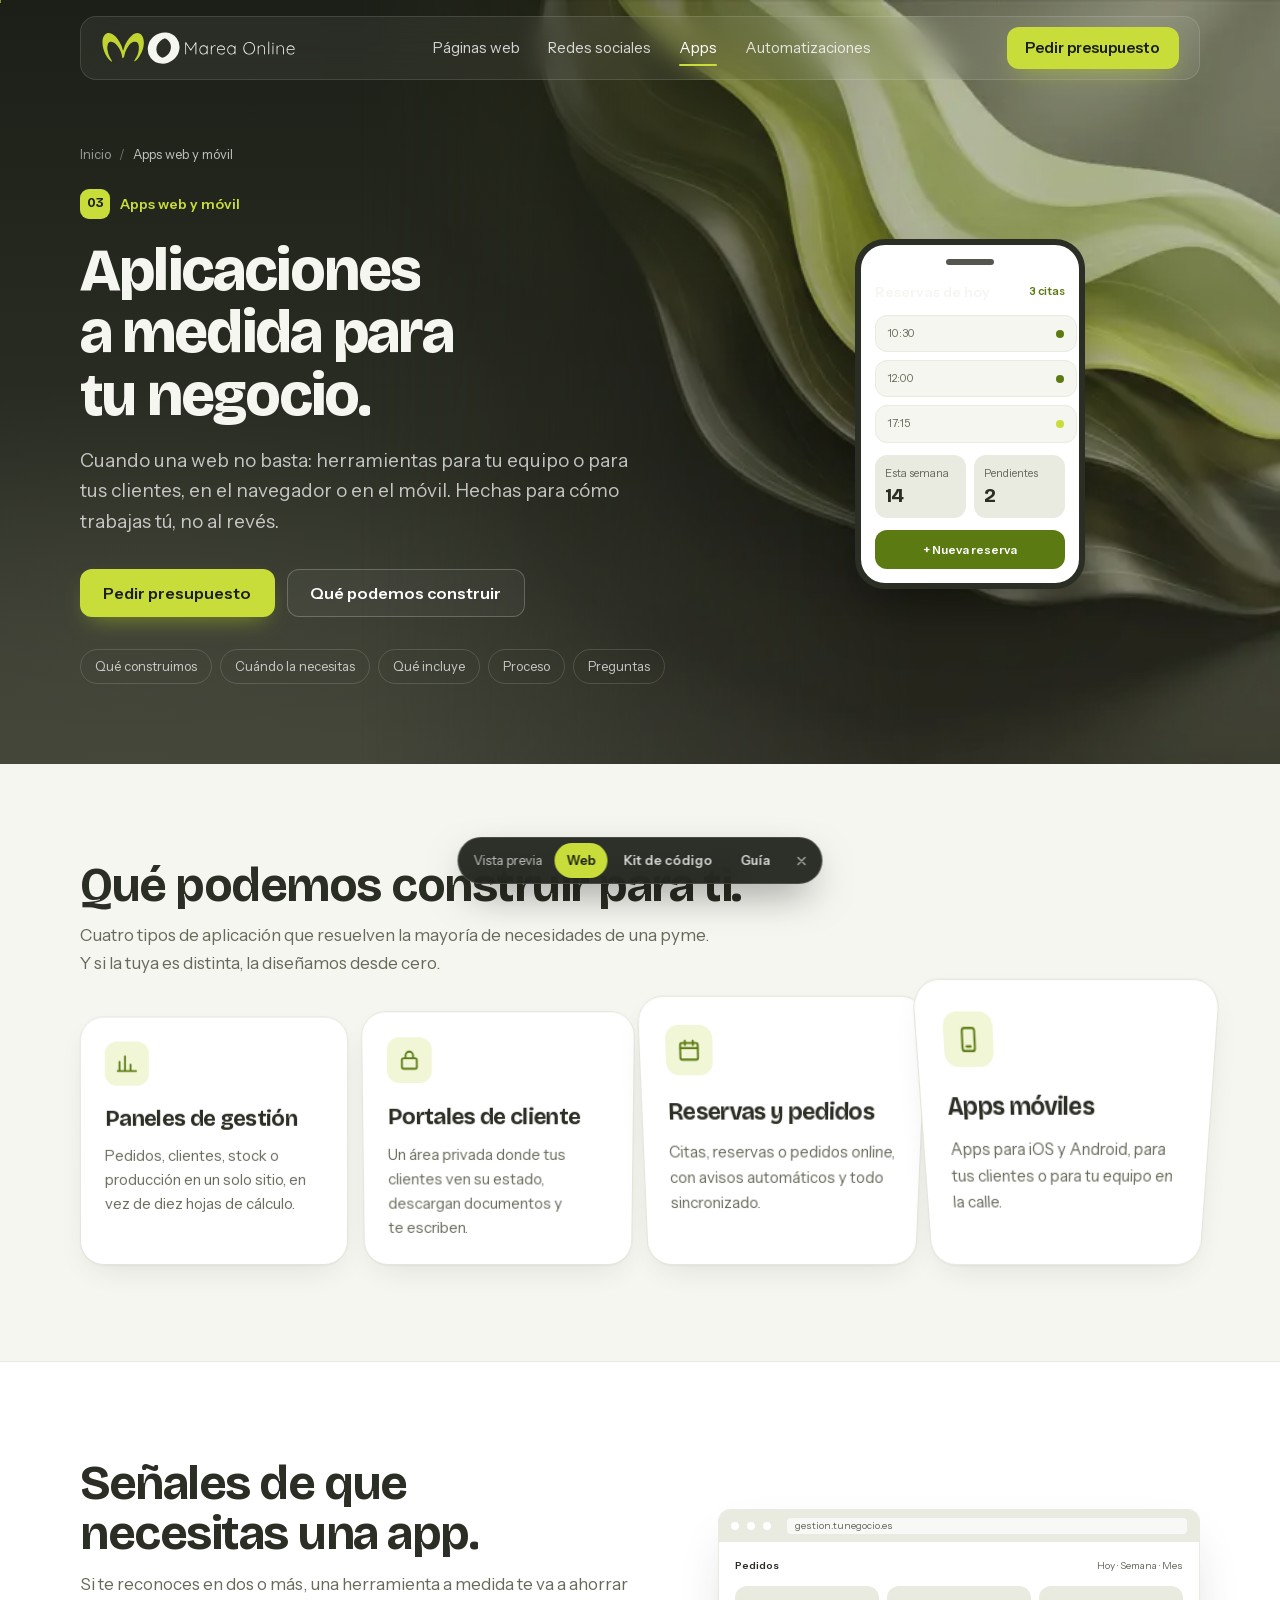
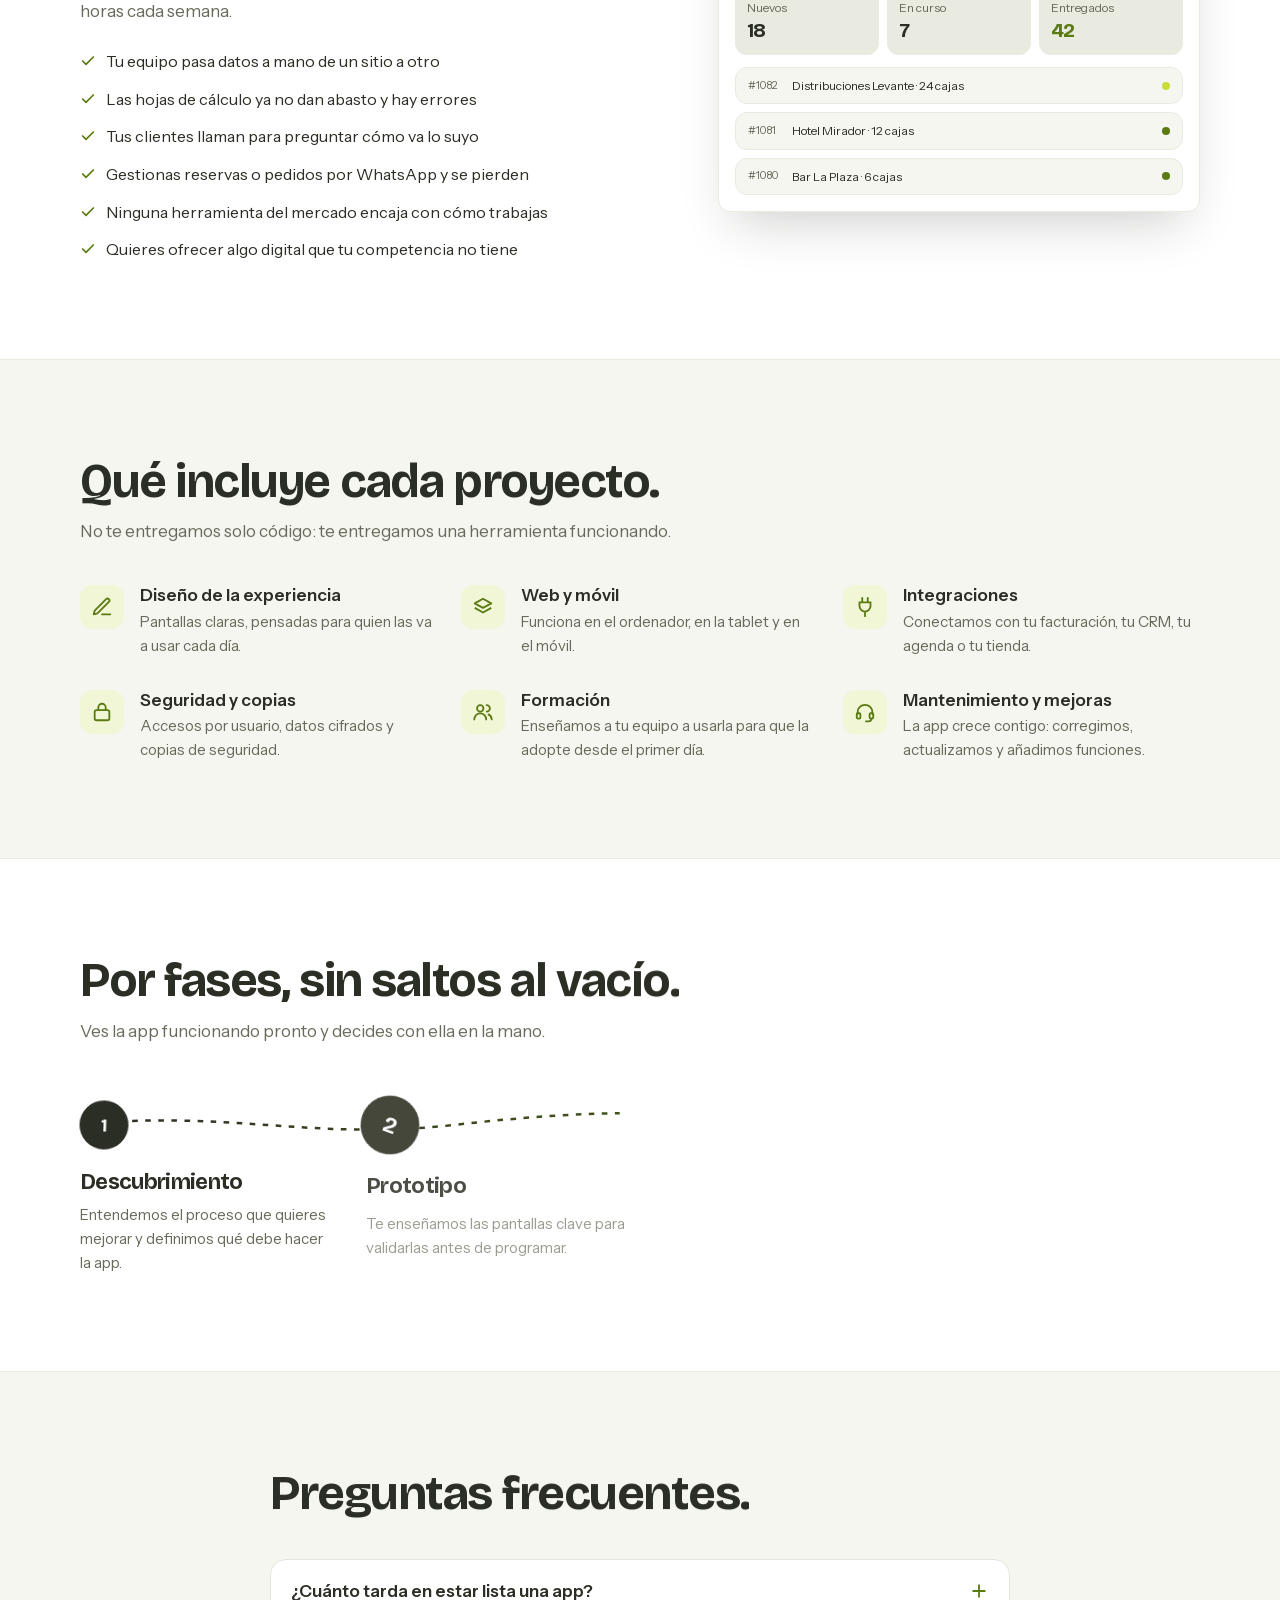
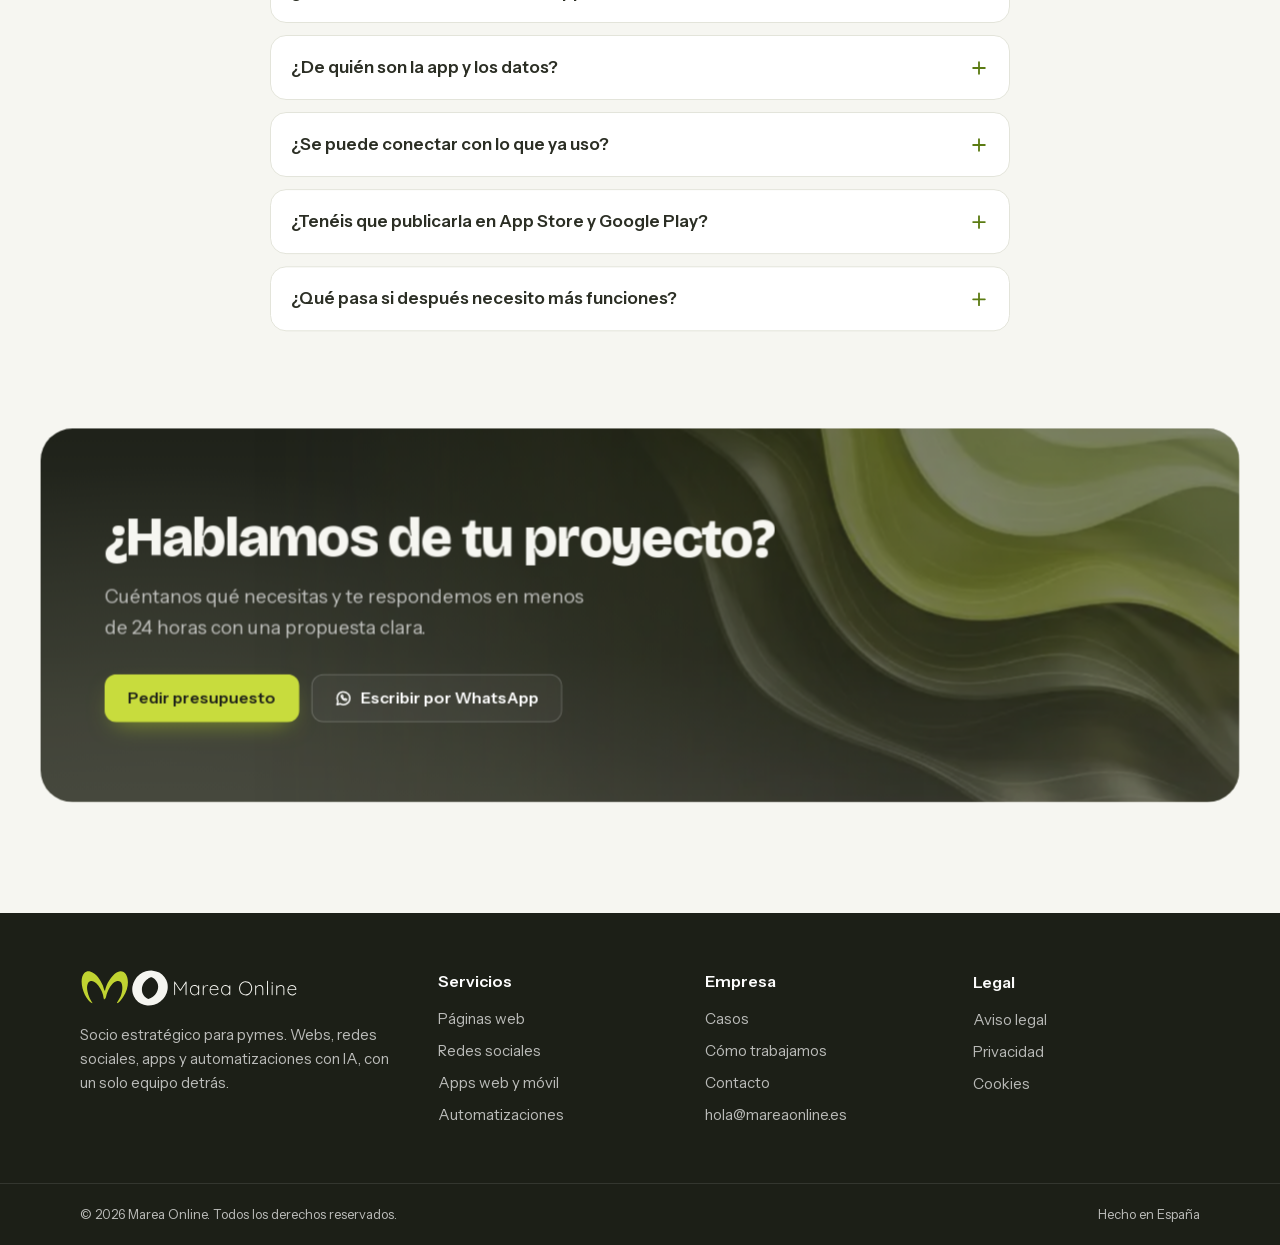
<file: apps.html>
<!DOCTYPE html>
<html lang="es">
<head>
<meta charset="UTF-8">
<meta name="viewport" content="width=device-width, initial-scale=1">
<title>Apps web y móviles a medida — Marea Online</title>
<meta name="description" content="Paneles de gestión, portales de cliente, reservas y apps iOS y Android hechas a medida para tu negocio.">
<meta name="robots" content="noindex, nofollow"> <!-- PRODUCCIÓN: borrar esta línea para que Google indexe la web -->
<link rel="canonical" href="https://vocai-git.github.io/marea-online-maqueta/apps.html">
<meta name="theme-color" content="#1C1F17">
<link rel="icon" type="image/svg+xml" href="img/favicon.svg">
<link rel="icon" type="image/png" sizes="32x32" href="img/favicon-32.png">
<link rel="apple-touch-icon" href="img/apple-touch-icon.png">
<meta property="og:type" content="website">
<meta property="og:locale" content="es_ES">
<meta property="og:site_name" content="Marea Online">
<meta property="og:title" content="Apps web y móviles a medida — Marea Online">
<meta property="og:description" content="Paneles de gestión, portales de cliente, reservas y apps iOS y Android hechas a medida para tu negocio.">
<meta property="og:url" content="https://vocai-git.github.io/marea-online-maqueta/apps.html">
<meta property="og:image" content="https://vocai-git.github.io/marea-online-maqueta/img/og-image.jpg">
<link rel="preload" href="fonts/bricolage-grotesque-normal.woff2" as="font" type="font/woff2" crossorigin>
<link rel="preload" href="fonts/instrument-sans-normal.woff2" as="font" type="font/woff2" crossorigin>
<link rel="stylesheet" href="css/tokens.css">
<link rel="stylesheet" href="css/base.css">
<link rel="stylesheet" href="css/componentes.css">
<link rel="stylesheet" href="css/sistema.css"> <!-- SOLO VISTA PREVIA: no llevar a producción -->
<script>
/* Oculta el hero hasta que arranque la animación (máx. 3 s). Sin JS, con ?static o con "reducir movimiento" no hace nada. */
(function(){var q=new URLSearchParams(location.search);if(!q.has('static')&&!matchMedia('(prefers-reduced-motion: reduce)').matches){var r=document.documentElement;r.classList.add('preanim');setTimeout(function(){r.classList.remove('preanim')},3000);}})();
</script>
</head>
<body>
<a class="skip-link" href="#contenido">Saltar al contenido</a>
<div class="progress" aria-hidden="true"></div>
<!-- Logo e iconos: se definen una vez y se usan con <svg><use href="#..."/></svg> -->
<svg width="0" height="0" style="position:absolute" aria-hidden="true" focusable="false">
<symbol id="logo-h" viewBox="22 -1.5 3372.4 587.1"><path fill="#C1D432" d="M449.4 215.6C663.7 -175.1 880 136.4 688.7 430.7C664.5 468 638 509.6 596.3 527.2C596.8 524.6 592.4 522.2 593.4 519.7C598.7 505.7 636.3 448.8 648.3 422.1C672.8 367.5 697.4 240.1 646.1 194.8C630.2 180.7 604.9 180 585.6 186.1C507.2 210.5 456.9 319.1 433.3 390.5C427.2 409.1 427.5 428.8 418.7 446.7C412.7 458.9 403.4 462.3 392.5 468.3C383.3 446.4 383.6 423.2 377.8 399.3C361.7 332.9 321.4 265.8 272.6 218.4C248.8 195.4 212.1 173.6 178 185.7C154.5 194.1 145 214.9 138.2 237C126.7 274.2 130.1 307.3 138.3 344.5C151.1 402.6 162.5 430.5 191.1 483C197.8 495.4 206.8 506.3 212.6 519.3C214.8 524.5 209.4 527.4 209.4 528C94.1 475.8 -15.5 173.4 88.7 61.4C111.2 37.2 146.8 28.5 178.7 37.5C280.6 66.3 332.1 164.6 375.2 252.3C382 266.2 397.4 337.7 407.3 332.4C408.3 331.9 408.9 330.9 409.4 329.9C414 319.5 413.8 306.6 417.5 295.7C426.6 268.2 438 242.1 449.4 215.6Z"/><path fill="currentColor" fill-rule="evenodd" d="M880.97 464.43A281.35 262.39 142.25 0 1 1325.87 119.9A281.35 262.39 142.25 0 1 880.97 464.43ZM1131.8 126.8C1151.9 133.1 1167.3 146.9 1182.1 161.6C1288.9 267.9 1198.5 438.9 1078.2 460.7C941.8 402.8 950.4 225.1 1073.4 148C1091.1 136.9 1110.4 125.8 1131.8 126.8Z"/><path fill="currentColor" fill-rule="evenodd" transform="translate(1410.2 -775.1) scale(1.4277)" d="M1057.3 668C1059.7 669 1061.4 669.6 1061.9 672.6C1062.9 678 1062.1 723.7 1062.1 733.2C1062.1 752.3 1062.1 771.4 1062.1 790.5C1062.1 799.8 1062.4 809.2 1062.1 818.4C1061.9 822.8 1060.5 823.7 1056.7 824.8C1054.3 823.8 1052.6 823.2 1052.1 820.3C1051.3 815.4 1051.7 674.2 1052.2 672.1C1052.8 669.2 1054.9 668.8 1057.3 668ZM813.8 674.6C860.8 672.1 888.9 702.7 891.2 748.3C892.5 773.4 882.1 798.6 861.9 813.9C848.3 824.3 829.1 828.7 812.2 826.5C734.4 816.5 729.6 706.5 792.2 679.8C799.1 676.8 806.3 675.5 813.8 674.6ZM114 764C114.1 763.8 114.5 763.9 114.7 763.7C116.2 762.6 129.3 742.1 131.5 738.7C141.7 723.5 151.9 708.4 162.1 693.2C165.3 688.4 168.5 682.2 172.4 678.1C173.8 676.6 174.8 676.8 176.6 676.5C178.9 677.6 180.7 678.3 181.1 681.2C181.8 686.2 181.4 818.4 181 820.4C180.4 823.3 178.5 823.9 176.1 824.8C173.7 824.1 171.7 823.7 170.9 820.9C169.8 817 170.5 735.3 170.5 723.9C170.5 715.3 171.2 706.3 170.2 697.8C156.6 716.8 142.4 739.6 129.3 759.4C126.3 764.1 120.9 773.6 117.4 777.3C116.3 778.5 115.4 778.3 114 778.8C112.6 778.4 111.6 778.4 110.5 777.3C107.3 774.2 102.9 766.2 100.3 762.2C91.3 748.4 82.2 734.7 73.1 721C68 713.2 63.2 704.7 57.3 697.6C56.2 715.1 58.3 815.2 56.8 820.9C56 823.7 54 824.1 51.6 824.8C50.8 824.5 50.1 824.5 49.4 824C45.9 821.7 47 815.7 47 812.1C47 781.1 47 750.1 47 719C47 710.1 46.2 689.1 47.1 681.6C47.3 679.4 48.4 678.6 49.7 677C52.2 676.7 54.2 676.3 56.2 678.3C59.7 681.7 67.7 695.1 71 700C85.3 721.3 99.1 743.1 114 764ZM816.8 684.7C898.3 682.5 900.9 804.8 830.6 816C818 818 804.1 816.4 792.7 810.3C772.7 799.7 762 779.3 760.4 757.2C758.3 728.1 770.8 697.4 800.4 687.6C805.8 685.9 811.2 685.1 816.8 684.7ZM1113.6 686.8C1116.2 691.4 1116.2 693.9 1113.8 698.6C1109.2 701.4 1106.8 701.4 1102 699.1C1099.1 694.7 1099.1 692.1 1101.3 687.3C1105.9 684.1 1108.7 684 1113.6 686.8ZM307.1 738.6C307.2 734.5 306.2 724.4 307.7 721.2C308.4 719.8 309.4 719.4 310.4 718.4C313.2 718.4 315.6 718.4 316.9 721.4C317.5 723.1 318 817.2 317 820.8C316.3 823.7 314.4 824.1 311.9 824.8C310.6 824.2 309.5 824.2 308.5 823C306.2 820.3 307.3 807.8 307 803.6C304.2 807.4 301.5 811.4 298 814.7C287.8 824.4 272.9 828.8 259 826.4C213 818.3 204 750.1 239.3 724.1C246.9 718.5 255.7 715.4 265.2 715.1C278.9 714.7 292.1 720 301.2 730.5C303.3 733 305.1 736.1 307.1 738.6ZM414.5 724.8C413.7 725.1 413.3 725.6 412.4 725.8C407.6 726.4 403 720.8 391.7 726.7C379.8 732.9 370.7 746 367.9 759C365.9 768.3 367 800.8 367 812.3C367 815.4 367.7 819.7 366 822.5C364.9 824 363.7 824.2 362.1 824.8C359.6 824 357.7 823.6 357.1 820.7C356.2 817 356.4 724.5 357.1 722.1C357.9 719.6 359.7 719.2 361.8 718.4C363.4 718.9 364.7 718.9 365.8 720.4C368.1 723.4 366.9 738.5 367.3 743.1C369.2 739.9 370.9 736.3 373.1 733.2C380.9 722 393.4 714.1 407.4 715.1C410.2 715.4 414.3 716 415.6 718.9C416.6 721.1 415.4 722.8 414.5 724.8ZM525.8 767.4C524.6 768.1 523.9 768.9 522.4 769.1C517.1 770.1 509.6 769.3 504.1 769.3C483 769.3 461.5 768.5 440.4 769.5C439.7 777 441.3 784.8 444.2 791.9C453.4 814.1 481.5 824 502.9 813C511.9 808.3 515.4 801.8 518.7 799.8C521 798.4 522.3 799.5 524.4 800.5C524.6 801.3 525.1 801.7 525.3 802.6C525.7 806.7 521.1 810.3 518.4 812.7C506.1 824.3 490.3 829 473.8 826C440.7 820.2 426.9 791.7 430.9 760.5C438.2 704.6 511 700.1 524.9 748.9C526.2 753.3 528 760.8 526.9 765.3C526.7 766.2 526.2 766.7 525.8 767.4ZM644 738.2C644.1 733.7 642.5 721 647 718.8C648.4 718.1 649.4 718.4 650.8 718.4C652.4 719.7 653.7 720.3 654.1 722.5C654.9 726.8 654.5 819.3 653.9 821.2C653 823.7 651.3 824 649.2 824.8C647.9 824.4 646.8 824.4 645.7 823.3C642.8 820.3 644.1 808.3 643.9 803.9C641 807.4 638.4 811.4 635 814.6C624.5 824.7 608.7 829.1 594.5 826.1C549.7 816.5 541.3 749.8 576.3 724.1C583.6 718.7 592.2 715.5 601.3 715.1C612.6 714.7 623.6 717.8 632.5 725C635.4 727.3 637.9 730 640.1 733C640.9 734.1 642.6 737.7 643.5 738.3C643.6 738.4 643.9 738.1 644 738.2ZM1006.2 824.8C1004.4 824.2 1002.8 824.1 1001.8 822.1C1000.3 819.1 1001.1 812.9 1001.1 809.5C1001.1 797.6 1001.1 785.6 1001.1 773.7C1001.1 751.2 1002.7 725.1 972.2 724.7C960.1 724.6 948.5 730.1 940.8 739.3C937.9 742.7 935.7 746.8 934.8 751.2C932.1 763.2 936 816.2 933.4 821.8C932.4 824.2 930.5 824.3 928.4 824.8C926.3 823.7 924.8 823.3 924.2 820.7C923.3 817.2 923.5 724.7 924.2 722.2C925.2 719 927.6 718.8 930.3 718.6C931.2 719.2 932.1 719.3 932.8 720.3C935.1 723.3 934 732 934.2 735.9C936.5 733.5 938.6 730.7 941.1 728.4C951 719.3 963.9 714.4 977.4 715.2C1016.8 717.7 1011.3 758.1 1011.3 786.3C1011.3 792.8 1012.1 815.7 1011.1 820.4C1010.5 823.3 1008.6 823.9 1006.2 824.8ZM1107.7 715.3C1109.9 716.2 1111.6 716.5 1112.3 719C1113 721.6 1113.1 817.9 1112.3 820.9C1111.6 823.8 1109.6 824.1 1107.1 824.8C1105 823.8 1103.5 823.3 1102.9 820.7C1102 816.9 1102.4 721 1103.1 718.9C1103.9 716.4 1105.6 716.1 1107.7 715.3ZM1234.4 824.8C1232.5 824.2 1231 824.1 1230 822.1C1227.6 817.4 1230.2 762.6 1228.9 751.5C1228.4 747.3 1227.4 743.1 1225.6 739.2C1214.2 714.6 1175.2 724.1 1165 745.2C1163.9 747.6 1163 750.1 1162.6 752.7C1161 764.3 1163.9 816.6 1161.6 821.7C1160.7 823.8 1159.2 824 1157.4 824.8C1154.9 824.1 1153 823.7 1152.3 820.8C1151.6 817.5 1151.6 724.8 1152.4 722.3C1153.1 719.4 1155.2 719.1 1157.6 718.4C1158.6 718.9 1159.5 718.9 1160.4 719.7C1163.4 722.4 1162.2 731.7 1162.5 735.7C1164.7 733.4 1166.8 730.7 1169.3 728.5C1179.1 719.5 1191.4 714.7 1204.7 715.1C1212.1 715.4 1219.6 717.5 1225.5 722C1238.9 732.3 1239.4 749.4 1239.4 764.8C1239.4 771.7 1239.4 778.6 1239.4 785.5C1239.4 792.4 1240.2 815.3 1239.2 820.4C1238.6 823.3 1236.8 823.9 1234.4 824.8ZM1368.1 767.4C1366.9 768.1 1366.2 768.9 1364.7 769.1C1359.4 770.1 1351.9 769.3 1346.4 769.3C1325.2 769.3 1303.8 768.5 1282.7 769.5C1281.9 776.9 1283.5 784.8 1286.5 791.8C1295.9 814.5 1324.4 824.1 1345.9 812.6C1354 808.2 1357.7 801.8 1360.9 799.8C1363.3 798.5 1364.6 799.5 1366.7 800.5C1366.9 801.3 1367.4 801.7 1367.5 802.6C1368 806.7 1363.4 810.3 1360.7 812.8C1354.8 818.3 1347.5 823 1339.7 825.2C1313.8 832.6 1284.8 818.1 1275.8 792.7C1272.1 782.4 1271.9 771.3 1273.2 760.5C1274.2 752.6 1277 745 1281.2 738.2C1303 703.4 1355.7 708.8 1367.2 748.9C1368.6 753.7 1370.3 760.3 1369.2 765.3C1369 766.2 1368.5 766.6 1368.1 767.4ZM264.2 725C269 724.7 273.7 724.7 278.4 726C298.6 731.6 308.6 753.3 307.9 772.9C307.3 787.9 301 803.2 288 811.7C280.8 816.4 272.1 817.9 263.6 817.1C219.6 812.8 215.3 740.5 255.6 726.6C258.4 725.7 261.3 725.4 264.2 725ZM601.2 725C656.7 722.7 657.9 807 613.2 816.5C605.5 818.1 597 817.5 589.8 814.4C576.5 808.7 567.9 794.8 565.6 780.9C562 759.3 570.3 734.4 592.6 726.6C595.4 725.7 598.3 725.4 601.2 725ZM516.3 759.8C502.8 760.3 489.2 759.9 475.7 759.9C464.3 759.9 452.8 760.4 441.4 759.8C441.4 759.5 441.2 759.3 441.2 759.1C440.9 754.9 445.6 745.7 447.9 742.3C468.8 710.1 518 727.6 516.3 759.8ZM1358.6 759.8C1346.4 760.4 1334.1 759.9 1321.9 759.9C1309.2 759.9 1296.4 760.4 1283.7 759.8C1284.3 753.1 1287.1 746.5 1291.1 740.9C1308.9 716 1348.9 721.6 1357.7 751.4C1358.3 753.4 1359.5 757 1358.9 759.1C1358.9 759.4 1358.6 759.5 1358.6 759.8Z"/></symbol>
<symbol id="i-menu" viewBox="0 0 24 24"><g fill="none" stroke="currentColor" stroke-width="2" stroke-linecap="round"><path d="M4 7h16M4 12h16M4 17h16"/></g></symbol>
<symbol id="i-close" viewBox="0 0 24 24"><g fill="none" stroke="currentColor" stroke-width="2" stroke-linecap="round"><path d="M6 6l12 12M18 6 6 18"/></g></symbol>
<symbol id="i-arrow" viewBox="0 0 24 24"><g fill="none" stroke="currentColor" stroke-width="2.2" stroke-linecap="round" stroke-linejoin="round"><path d="M5 12h14M13 6l6 6-6 6"/></g></symbol>
<symbol id="i-arrow-down" viewBox="0 0 24 24"><g fill="none" stroke="currentColor" stroke-width="2.2" stroke-linecap="round" stroke-linejoin="round"><path d="M12 5v14M6 13l6 6 6-6"/></g></symbol>
<symbol id="i-check" viewBox="0 0 24 24"><g fill="none" stroke="currentColor" stroke-width="2.2" stroke-linecap="round" stroke-linejoin="round"><path d="M20 6 9 17l-5-5"/></g></symbol>
<symbol id="i-web" viewBox="0 0 24 24"><g fill="none" stroke="currentColor" stroke-width="2" stroke-linecap="round"><circle cx="12" cy="12" r="9"/><path d="M3 12h18M12 3a14 14 0 0 1 0 18M12 3a14 14 0 0 0 0 18"/></g></symbol>
<symbol id="i-social" viewBox="0 0 24 24"><g fill="none" stroke="currentColor" stroke-width="2"><rect x="3" y="3" width="18" height="18" rx="5"/><circle cx="12" cy="12" r="4"/><circle cx="17.5" cy="6.5" r=".6" fill="currentColor"/></g></symbol>
<symbol id="i-app" viewBox="0 0 24 24"><g fill="none" stroke="currentColor" stroke-width="2" stroke-linecap="round"><rect x="6" y="2" width="12" height="20" rx="2.5"/><path d="M10 18h4"/></g></symbol>
<symbol id="i-bot" viewBox="0 0 24 24"><g fill="none" stroke="currentColor" stroke-width="2" stroke-linecap="round"><path d="M12 3v3M5 8h14a2 2 0 0 1 2 2v7a2 2 0 0 1-2 2H5a2 2 0 0 1-2-2v-7a2 2 0 0 1 2-2Z"/><path d="M9 13h.01M15 13h.01"/></g></symbol>
<symbol id="i-play" viewBox="0 0 24 24"><path fill="currentColor" d="M8 5v14l11-7z"/></symbol>
<symbol id="i-carousel" viewBox="0 0 24 24"><g fill="none" stroke="currentColor" stroke-width="2"><rect x="3" y="5" width="12" height="14" rx="2"/><path d="M19 8v10a2 2 0 0 1-2 2"/></g></symbol>
<symbol id="i-calendar" viewBox="0 0 24 24"><g fill="none" stroke="currentColor" stroke-width="2" stroke-linecap="round"><rect x="3" y="5" width="18" height="16" rx="2"/><path d="M3 10h18M8 3v4M16 3v4"/></g></symbol>
<symbol id="i-message" viewBox="0 0 24 24"><g fill="none" stroke="currentColor" stroke-width="2" stroke-linejoin="round"><path d="M4 4h16v12H7l-3 3z"/></g></symbol>
<symbol id="i-whatsapp" viewBox="0 0 24 24"><g fill="none" stroke="currentColor" stroke-width="2" stroke-linecap="round" stroke-linejoin="round"><path d="M3.5 20.5l1.3-4.2A8.5 8.5 0 1 1 8 19.4z"/><path d="M9 8.5c0 3.5 3 6.5 6.5 6.5l1-1.6-2-1-1 .9a5 5 0 0 1-2.8-2.8l.9-1-1-2z" stroke-width="1.6"/></g></symbol>
<symbol id="i-telegram" viewBox="0 0 24 24"><g fill="none" stroke="currentColor" stroke-width="2" stroke-linecap="round" stroke-linejoin="round"><path d="M21 4 3 11l6 2.5M21 4l-4 16-8-6.5M21 4 9 13.5V19l3-3"/></g></symbol>
<symbol id="i-mail" viewBox="0 0 24 24"><g fill="none" stroke="currentColor" stroke-width="2" stroke-linecap="round" stroke-linejoin="round"><rect x="3" y="5" width="18" height="14" rx="2"/><path d="m3 7 9 6 9-6"/></g></symbol>
<symbol id="i-phone" viewBox="0 0 24 24"><g fill="none" stroke="currentColor" stroke-width="2" stroke-linejoin="round"><path d="M5 4h4l2 5-2.5 1.5a11 11 0 0 0 5 5L15 13l5 2v4a2 2 0 0 1-2 2A16 16 0 0 1 3 6a2 2 0 0 1 2-2"/></g></symbol>
<symbol id="i-seal" viewBox="0 0 24 24"><path fill="currentColor" d="M12 1.6l2.3 2 3-.5 1 2.9 2.7 1.4-.6 3 1.9 2.3-1.9 2.3.6 3-2.7 1.4-1 2.9-3-.5-2.3 2-2.3-2-3 .5-1-2.9L3 18.4l.6-3L1.7 12l1.9-2.3-.6-3L5.7 5.3l1-2.9 3 .5z"/><path d="M8.2 12.3l2.6 2.6 5-5.2" fill="none" stroke="#1C1F17" stroke-width="2.2" stroke-linecap="round" stroke-linejoin="round"/></symbol>
<symbol id="i-food" viewBox="0 0 24 24"><g fill="none" stroke="currentColor" stroke-width="1.8" stroke-linecap="round" stroke-linejoin="round"><path d="M7 3v8a2 2 0 0 0 2 2v8M5 3v5M9 3v5M17 3c-2 1-3 3-3 6v3h3v9"/></g></symbol>
<symbol id="i-health" viewBox="0 0 24 24"><g fill="none" stroke="currentColor" stroke-width="1.8" stroke-linecap="round"><path d="M12 8v8M8 12h8"/><rect x="3" y="3" width="18" height="18" rx="5"/></g></symbol>
<symbol id="i-sport" viewBox="0 0 24 24"><g fill="none" stroke="currentColor" stroke-width="1.8" stroke-linecap="round"><path d="M6 8v8M18 8v8M3 10v4M21 10v4M6 12h12"/></g></symbol>
<symbol id="i-briefcase" viewBox="0 0 24 24"><g fill="none" stroke="currentColor" stroke-width="1.8" stroke-linecap="round"><rect x="3" y="7" width="18" height="13" rx="2"/><path d="M9 7V5a2 2 0 0 1 2-2h2a2 2 0 0 1 2 2v2M3 12h18"/></g></symbol>
<symbol id="i-chart" viewBox="0 0 24 24"><g fill="none" stroke="currentColor" stroke-width="2" stroke-linecap="round"><path d="M4 20V10M10 20V4M16 20v-7M22 20H2"/></g></symbol>
<symbol id="i-search" viewBox="0 0 24 24"><g fill="none" stroke="currentColor" stroke-width="2" stroke-linecap="round"><circle cx="11" cy="11" r="7"/><path d="m20 20-4-4"/></g></symbol>
<symbol id="i-bolt" viewBox="0 0 24 24"><g fill="none" stroke="currentColor" stroke-width="2" stroke-linejoin="round"><path d="M13 2 4 14h7l-1 8 9-12h-7z"/></g></symbol>
<symbol id="i-lock" viewBox="0 0 24 24"><g fill="none" stroke="currentColor" stroke-width="2" stroke-linecap="round"><rect x="4" y="10" width="16" height="11" rx="2"/><path d="M8 10V7a4 4 0 0 1 8 0v3"/></g></symbol>
<symbol id="i-pen" viewBox="0 0 24 24"><g fill="none" stroke="currentColor" stroke-width="2" stroke-linecap="round" stroke-linejoin="round"><path d="M12 20h9M16.5 3.5a2.1 2.1 0 0 1 3 3L7 19l-4 1 1-4z"/></g></symbol>
<symbol id="i-users" viewBox="0 0 24 24"><g fill="none" stroke="currentColor" stroke-width="2" stroke-linecap="round"><circle cx="9" cy="8" r="3.5"/><path d="M2.5 20a6.5 6.5 0 0 1 13 0M16 4.5a3.5 3.5 0 0 1 0 7M18 14.5a6.5 6.5 0 0 1 3.5 5.5"/></g></symbol>
<symbol id="i-clock" viewBox="0 0 24 24"><g fill="none" stroke="currentColor" stroke-width="2" stroke-linecap="round"><circle cx="12" cy="12" r="9"/><path d="M12 7v5l3 2"/></g></symbol>
<symbol id="i-mic" viewBox="0 0 24 24"><g fill="none" stroke="currentColor" stroke-width="2" stroke-linecap="round"><rect x="9" y="3" width="6" height="11" rx="3"/><path d="M5 11a7 7 0 0 0 14 0M12 18v3"/></g></symbol>
<symbol id="i-repeat" viewBox="0 0 24 24"><g fill="none" stroke="currentColor" stroke-width="2" stroke-linecap="round" stroke-linejoin="round"><path d="M17 2l4 4-4 4"/><path d="M3 11V9a3 3 0 0 1 3-3h15M7 22l-4-4 4-4"/><path d="M21 13v2a3 3 0 0 1-3 3H3"/></g></symbol>
<symbol id="i-doc" viewBox="0 0 24 24"><g fill="none" stroke="currentColor" stroke-width="2" stroke-linecap="round" stroke-linejoin="round"><path d="M14 3H6a2 2 0 0 0-2 2v14a2 2 0 0 0 2 2h12a2 2 0 0 0 2-2V9z"/><path d="M14 3v6h6M8 13h8M8 17h5"/></g></symbol>
<symbol id="i-target" viewBox="0 0 24 24"><g fill="none" stroke="currentColor" stroke-width="2"><circle cx="12" cy="12" r="9"/><circle cx="12" cy="12" r="5"/><circle cx="12" cy="12" r="1" fill="currentColor"/></g></symbol>
<symbol id="i-spark" viewBox="0 0 24 24"><g fill="none" stroke="currentColor" stroke-width="2" stroke-linejoin="round"><path d="M12 3l1.8 5.2L19 10l-5.2 1.8L12 17l-1.8-5.2L5 10l5.2-1.8z"/><path d="M19 16l.7 2.3L22 19l-2.3.7L19 22l-.7-2.3L16 19l2.3-.7z"/></g></symbol>
<symbol id="i-gear" viewBox="0 0 24 24"><g fill="none" stroke="currentColor" stroke-width="2" stroke-linecap="round"><circle cx="12" cy="12" r="3"/><path d="M12 2v3M12 19v3M4.2 4.2l2.1 2.1M17.7 17.7l2.1 2.1M2 12h3M19 12h3M4.2 19.8l2.1-2.1M17.7 6.3l2.1-2.1"/></g></symbol>
<symbol id="i-cart" viewBox="0 0 24 24"><g fill="none" stroke="currentColor" stroke-width="2" stroke-linecap="round" stroke-linejoin="round"><path d="M3 4h2l2.4 11h10.8L21 7H6.2"/><circle cx="9" cy="20" r="1.3"/><circle cx="17" cy="20" r="1.3"/></g></symbol>
<symbol id="i-layers" viewBox="0 0 24 24"><g fill="none" stroke="currentColor" stroke-width="2" stroke-linejoin="round"><path d="m12 3 9 5-9 5-9-5z"/><path d="m3 13 9 5 9-5"/></g></symbol>
<symbol id="i-plug" viewBox="0 0 24 24"><g fill="none" stroke="currentColor" stroke-width="2" stroke-linecap="round"><path d="M9 2v5M15 2v5M6 7h12v4a6 6 0 0 1-12 0zM12 17v5"/></g></symbol>
<symbol id="i-support" viewBox="0 0 24 24"><g fill="none" stroke="currentColor" stroke-width="2" stroke-linecap="round"><path d="M4 14v-2a8 8 0 0 1 16 0v2"/><rect x="3" y="13" width="4" height="6" rx="1.5"/><rect x="17" y="13" width="4" height="6" rx="1.5"/><path d="M19 19a3 3 0 0 1-3 3h-3"/></g></symbol>
<symbol id="i-video" viewBox="0 0 24 24"><g fill="none" stroke="currentColor" stroke-width="2" stroke-linejoin="round"><rect x="2" y="6" width="14" height="12" rx="2"/><path d="m16 10 6-3v10l-6-3z"/></g></symbol>
<symbol id="i-inbox" viewBox="0 0 24 24"><g fill="none" stroke="currentColor" stroke-width="2" stroke-linecap="round" stroke-linejoin="round"><path d="M3 13h5l1.5 3h5L16 13h5"/><path d="M5 5h14l2 8v6H3v-6z"/></g></symbol>
<symbol id="i-euro" viewBox="0 0 24 24"><g fill="none" stroke="currentColor" stroke-width="2" stroke-linecap="round"><path d="M17 6.5A7 7 0 1 0 17 17.5M4 10h9M4 14h9"/></g></symbol>
</svg>

<!-- CABECERA -->
<header class="site-header">
  <div class="container">
    <nav class="nav glass" data-hero aria-label="Principal">
      <a href="index.html" aria-label="Marea Online, inicio"><svg class="logo" role="img" aria-label="Marea Online"><use href="#logo-h"/></svg></a>
      <div class="nav__links">
        <a class="nav__link" href="webs.html">Páginas web</a>
        <a class="nav__link" href="redes-sociales.html">Redes sociales</a>
        <a class="nav__link" href="apps.html" aria-current="page">Apps</a>
        <a class="nav__link" href="automatizaciones.html">Automatizaciones</a>
      </div>
      <div class="nav__actions">
        <a href="contacto.html" class="btn btn--lima btn--sm">Pedir presupuesto</a>
        <button type="button" class="nav__toggle" data-menu-open aria-label="Abrir menú" aria-expanded="false" aria-controls="mobileMenu"><svg><use href="#i-menu"/></svg></button>
      </div>
    </nav>
  </div>
</header>

<!-- MENÚ MÓVIL -->
<div id="mobileMenu" class="mobile-menu" role="dialog" aria-modal="true" aria-label="Menú" aria-hidden="true">
  <div class="mobile-menu__bg"></div>
  <div class="mobile-menu__inner">
    <div class="mobile-menu__bar glass">
      <a href="index.html" aria-label="Marea Online, inicio"><svg class="logo" role="img" aria-label="Marea Online"><use href="#logo-h"/></svg></a>
      <button type="button" class="nav__toggle" data-menu-close aria-label="Cerrar menú"><svg><use href="#i-close"/></svg></button>
    </div>
    <nav class="mobile-menu__nav" aria-label="Secciones">
      <a class="mm-link" href="webs.html"><span>01</span>Páginas web</a>
      <a class="mm-link" href="redes-sociales.html"><span>02</span>Redes sociales</a>
      <a class="mm-link" href="apps.html" aria-current="page"><span>03</span>Apps web y móvil</a>
      <a class="mm-link" href="automatizaciones.html"><span>04</span>Automatizaciones</a>
      <a class="mm-link" href="index.html#casos"><span>→</span>Casos</a>
      <a class="mm-link" href="index.html#proceso"><span>→</span>Cómo trabajamos</a>
      <a class="mm-link" href="contacto.html"><span>→</span>Contacto</a>
    </nav>
    <div class="mobile-menu__cta">
      <a href="contacto.html" class="btn btn--lima">Pedir presupuesto</a>
      <a href="#" data-whatsapp class="btn btn--ghost-dark"><svg><use href="#i-whatsapp"/></svg>Escribir por WhatsApp</a>
      <p>Socio estratégico para pymes</p>
    </div>
  </div>
</div>

<main id="contenido">
<!-- HERO DE PÁGINA -->
<section class="page-hero sea" data-dark-top>
  <img class="sea-img" src="img/marea-1920.webp" srcset="img/marea-960.webp 960w, img/marea-1920.webp 1920w" sizes="(min-width: 1024px) 72vw, 100vw" alt="" aria-hidden="true">
  <div class="container page-hero__grid">
    <div data-hero>
      <ol class="crumbs" aria-label="Estás en"><li><a href="index.html">Inicio</a></li><li aria-current="page">Apps web y móvil</li></ol>
      <span class="kicker kicker--on-dark"><b>03</b>Apps web y móvil</span>
      <h1 class="h1">Aplicaciones a medida para tu negocio.</h1>
      <p class="lead">Cuando una web no basta: herramientas para tu equipo o para tus clientes, en el navegador o en el móvil. Hechas para cómo trabajas tú, no al revés.</p>
      <div class="btn-row">
        <a href="contacto.html?servicio=app" class="btn btn--lima">Pedir presupuesto</a>
        <a href="#tipos" class="btn btn--ghost-dark">Qué podemos construir</a>
      </div>
      <nav class="page-index" aria-label="En esta página"><a href="#tipos">Qué construimos</a><a href="#cuando">Cuándo la necesitas</a><a href="#incluye">Qué incluye</a><a href="#proceso">Proceso</a><a href="#preguntas">Preguntas</a></nav>
    </div>
    <div class="page-hero__visual" data-hero aria-hidden="true">
      <div class="mock-phone" style="box-shadow:var(--sh-float)">
        <div class="mock-phone__notch"></div>
        <div class="mock-phone__head">Reservas de hoy <span>3 citas</span></div>
        <div class="mock-phone__list">
          <div class="mock-phone__row"><time>10:30</time><span>Marta G. · Limpieza</span><i></i></div>
          <div class="mock-phone__row"><time>12:00</time><span>Luis P. · Revisión</span><i></i></div>
          <div class="mock-phone__row"><time>17:15</time><span>Ana R. · Primera visita</span><i class="is-new"></i></div>
        </div>
        <div class="mock-phone__stats">
          <div class="stat stat--light"><div class="stat__label">Esta semana</div><div class="stat__value" data-count="14">14</div></div>
          <div class="stat stat--light"><div class="stat__label">Pendientes</div><div class="stat__value" data-count="2">2</div></div>
        </div>
        <div class="mock-phone__cta">+ Nueva reserva</div>
      </div>
    </div>
  </div>
</section>

<!-- QUÉ CONSTRUIMOS -->
<section id="tipos" class="section">
  <div class="container">
    <div class="section-head">
      <h2 class="h2">Qué podemos construir para ti.</h2>
      <p class="lead">Cuatro tipos de aplicación que resuelven la mayoría de necesidades de una pyme. Y si la tuya es distinta, la diseñamos desde cero.</p>
    </div>
    <div class="grid grid--sm-2 grid--lg-4 section-body" data-anim="lift">
      <article class="card card--sm" data-tilt>
        <span class="feature__icon"><svg><use href="#i-chart"/></svg></span>
        <h3 class="h4">Paneles de gestión</h3>
        <p class="card__text">Pedidos, clientes, stock o producción en un solo sitio, en vez de diez hojas de cálculo.</p>
      </article>
      <article class="card card--sm" data-tilt>
        <span class="feature__icon"><svg><use href="#i-lock"/></svg></span>
        <h3 class="h4">Portales de cliente</h3>
        <p class="card__text">Un área privada donde tus clientes ven su estado, descargan documentos y te escriben.</p>
      </article>
      <article class="card card--sm" data-tilt>
        <span class="feature__icon"><svg><use href="#i-calendar"/></svg></span>
        <h3 class="h4">Reservas y pedidos</h3>
        <p class="card__text">Citas, reservas o pedidos online, con avisos automáticos y todo sincronizado.</p>
      </article>
      <article class="card card--sm" data-tilt>
        <span class="feature__icon"><svg><use href="#i-app"/></svg></span>
        <h3 class="h4">Apps móviles</h3>
        <p class="card__text">Apps para iOS y Android, para tus clientes o para tu equipo en la calle.</p>
      </article>
    </div>
  </div>
</section>

<!-- CUÁNDO LA NECESITAS -->
<section id="cuando" class="section section--white">
  <div class="container split">
    <div>
      <div class="section-head">
        <h2 class="h2">Señales de que necesitas una app.</h2>
        <p class="lead">Si te reconoces en dos o más, una herramienta a medida te va a ahorrar horas cada semana.</p>
      </div>
      <ul class="checks section-body reveal" style="margin-top:var(--s-6);gap:var(--s-3);font-size:var(--fs-16)">
        <li>Tu equipo pasa datos a mano de un sitio a otro</li>
        <li>Las hojas de cálculo ya no dan abasto y hay errores</li>
        <li>Tus clientes llaman para preguntar cómo va lo suyo</li>
        <li>Gestionas reservas o pedidos por WhatsApp y se pierden</li>
        <li>Ninguna herramienta del mercado encaja con cómo trabajas</li>
        <li>Quieres ofrecer algo digital que tu competencia no tiene</li>
      </ul>
    </div>
    <div class="reveal" aria-hidden="true">
      <div class="mock-browser" style="box-shadow:var(--sh-lift);max-width:520px;margin-inline:auto">
        <div class="mock-browser__bar"><i></i><i></i><i></i><span class="mock-browser__url">gestion.tunegocio.es</span></div>
        <div class="mock-browser__body" style="display:grid;gap:var(--s-3)">
          <div class="mock-site__top"><b>Pedidos</b><span>Hoy · Semana · Mes</span></div>
          <div class="grid" style="grid-template-columns:repeat(3,1fr);gap:var(--s-2)">
            <div class="stat stat--light"><div class="stat__label">Nuevos</div><div class="stat__value" style="font-size:20px">18</div></div>
            <div class="stat stat--light"><div class="stat__label">En curso</div><div class="stat__value" style="font-size:20px">7</div></div>
            <div class="stat stat--light"><div class="stat__label">Entregados</div><div class="stat__value" style="font-size:20px;color:var(--c-lima-deep)">42</div></div>
          </div>
          <div class="mock-phone__list" style="margin:0">
            <div class="mock-phone__row"><time>#1082</time><span>Distribuciones Levante · 24 cajas</span><i class="is-new"></i></div>
            <div class="mock-phone__row"><time>#1081</time><span>Hotel Mirador · 12 cajas</span><i></i></div>
            <div class="mock-phone__row"><time>#1080</time><span>Bar La Plaza · 6 cajas</span><i></i></div>
          </div>
        </div>
      </div>
    </div>
  </div>
</section>

<!-- QUÉ INCLUYE -->
<section id="incluye" class="section">
  <div class="container">
    <div class="section-head">
      <h2 class="h2">Qué incluye cada proyecto.</h2>
      <p class="lead">No te entregamos solo código: te entregamos una herramienta funcionando.</p>
    </div>
    <div class="grid grid--sm-2 grid--lg-3 section-body" style="gap:var(--s-8) var(--s-6)" data-anim="stagger">
      <div class="feature"><span class="feature__icon"><svg><use href="#i-pen"/></svg></span><div><p class="feature__title">Diseño de la experiencia</p><p class="feature__text">Pantallas claras, pensadas para quien las va a usar cada día.</p></div></div>
      <div class="feature"><span class="feature__icon"><svg><use href="#i-layers"/></svg></span><div><p class="feature__title">Web y móvil</p><p class="feature__text">Funciona en el ordenador, en la tablet y en el móvil.</p></div></div>
      <div class="feature"><span class="feature__icon"><svg><use href="#i-plug"/></svg></span><div><p class="feature__title">Integraciones</p><p class="feature__text">Conectamos con tu facturación, tu CRM, tu agenda o tu tienda.</p></div></div>
      <div class="feature"><span class="feature__icon"><svg><use href="#i-lock"/></svg></span><div><p class="feature__title">Seguridad y copias</p><p class="feature__text">Accesos por usuario, datos cifrados y copias de seguridad.</p></div></div>
      <div class="feature"><span class="feature__icon"><svg><use href="#i-users"/></svg></span><div><p class="feature__title">Formación</p><p class="feature__text">Enseñamos a tu equipo a usarla para que la adopte desde el primer día.</p></div></div>
      <div class="feature"><span class="feature__icon"><svg><use href="#i-support"/></svg></span><div><p class="feature__title">Mantenimiento y mejoras</p><p class="feature__text">La app crece contigo: corregimos, actualizamos y añadimos funciones.</p></div></div>
    </div>
  </div>
</section>

<!-- PROCESO -->
<section id="proceso" class="section section--white">
  <div class="container">
    <div class="section-head">
      <h2 class="h2">Por fases, sin saltos al vacío.</h2>
      <p class="lead">Ves la app funcionando pronto y decides con ella en la mano.</p>
    </div>
    <div class="steps-wrap">
      <svg class="steps-line" viewBox="0 0 1200 48" preserveAspectRatio="none" aria-hidden="true"><defs><linearGradient id="tideGrad" x1="0" x2="1"><stop offset="0" stop-color="#2B2E24"/><stop offset="1" stop-color="#5B7B12"/></linearGradient></defs><path d="M0 24 C 150 8, 250 40, 400 24 S 650 8, 800 24 S 1050 40, 1200 24"/></svg>
      <ol class="steps">
        <li class="step"><div class="step__num">1</div><h3 class="h4">Descubrimiento</h3><p>Entendemos el proceso que quieres mejorar y definimos qué debe hacer la app.</p></li>
        <li class="step"><div class="step__num">2</div><h3 class="h4">Prototipo</h3><p>Te enseñamos las pantallas clave para validarlas antes de programar.</p></li>
        <li class="step"><div class="step__num">3</div><h3 class="h4">Desarrollo por fases</h3><p>Entregas frecuentes: primero lo imprescindible, después el resto.</p></li>
        <li class="step"><div class="step__num">4</div><h3 class="h4">Lanzamiento</h3><p>La ponemos en marcha, formamos a tu equipo y seguimos mejorándola.</p></li>
      </ol>
    </div>
  </div>
</section>

<!-- PREGUNTAS -->
<section id="preguntas" class="section">
  <div class="container container--narrow">
    <div class="section-head">
      <h2 class="h2">Preguntas frecuentes.</h2>
    </div>
    <div class="faq section-body" data-anim="stagger">
      <details><summary>¿Cuánto tarda en estar lista una app?</summary><div><p>Depende de lo que tenga que hacer. Trabajamos por fases para que tengas una primera versión útil cuanto antes. El plazo exacto va en la propuesta.</p></div></details>
      <details><summary>¿De quién son la app y los datos?</summary><div><p>Lo dejamos por escrito en la propuesta: qué es tuyo, dónde se aloja la app y cómo accedes a tus datos en cualquier momento.</p></div></details>
      <details><summary>¿Se puede conectar con lo que ya uso?</summary><div><p>En la mayoría de casos, sí: programas de facturación, CRM, agendas, tiendas online o bases de datos. Lo revisamos en la fase de descubrimiento.</p></div></details>
      <details><summary>¿Tenéis que publicarla en App Store y Google Play?</summary><div><p>Solo si es una app móvil para tus clientes. Nos encargamos de todo el proceso de publicación. Muchas herramientas internas funcionan mejor como app web, sin pasar por las tiendas.</p></div></details>
      <details><summary>¿Qué pasa si después necesito más funciones?</summary><div><p>La app está pensada para crecer. Añadimos funciones cuando las necesites, sin empezar de nuevo.</p></div></details>
    </div>
  </div>
</section>

<!-- LLAMADA A LA ACCIÓN -->
<section class="cta-wrap">
  <div class="cta cta--simple sea">
    <img class="sea-img" src="img/marea-960.webp" alt="" aria-hidden="true" loading="lazy">
    <div class="cta__grid">
      <div>
        <h2 class="cta__title">¿Hablamos de tu proyecto?</h2>
        <p class="cta__text">Cuéntanos qué necesitas y te respondemos en menos de 24 horas con una propuesta clara.</p>
        <div class="btn-row">
          <a href="contacto.html?servicio=app" class="btn btn--lima">Pedir presupuesto</a>
          <a href="#" data-whatsapp class="btn btn--ghost-dark"><svg><use href="#i-whatsapp"/></svg>Escribir por WhatsApp</a>
        </div>
      </div>
    </div>
  </div>
</section>
</main>

<!-- PIE -->
<footer class="site-footer">
  <div class="container site-footer__grid">
    <div>
      <svg class="logo logo--lg" role="img" aria-label="Marea Online"><use href="#logo-h"/></svg>
      <p class="site-footer__about">Socio estratégico para pymes. Webs, redes sociales, apps y automatizaciones con IA, con un solo equipo detrás.</p>
    </div>
    <div>
      <p class="site-footer__title">Servicios</p>
      <ul><li><a href="webs.html">Páginas web</a></li><li><a href="redes-sociales.html">Redes sociales</a></li><li><a href="apps.html">Apps web y móvil</a></li><li><a href="automatizaciones.html">Automatizaciones</a></li></ul>
    </div>
    <div>
      <p class="site-footer__title">Empresa</p>
      <ul><li><a href="index.html#casos">Casos</a></li><li><a href="index.html#proceso">Cómo trabajamos</a></li><li><a href="contacto.html">Contacto</a></li><li><a href="#" data-email data-fill>hola@mareaonline.es</a></li></ul>
    </div>
    <div>
      <p class="site-footer__title">Legal</p>
      <ul><li><a href="aviso-legal.html">Aviso legal</a></li><li><a href="privacidad.html">Privacidad</a></li><li><a href="cookies.html">Cookies</a></li></ul>
    </div>
  </div>
  <div class="site-footer__bottom"><div class="container"><span>© <span data-year>2026</span> Marea Online. Todos los derechos reservados.</span><span>Hecho en España</span></div></div>
</footer>

<script src="js/config.js"></script>
<script src="js/main.js"></script>
<script src="js/vendor/gsap.min.js"></script>
<script src="js/vendor/ScrollTrigger.min.js"></script>
<script src="js/animaciones.js"></script>
<script src="js/sistema.js"></script> <!-- SOLO VISTA PREVIA: no llevar a producción -->
</body>
</html>
</file>
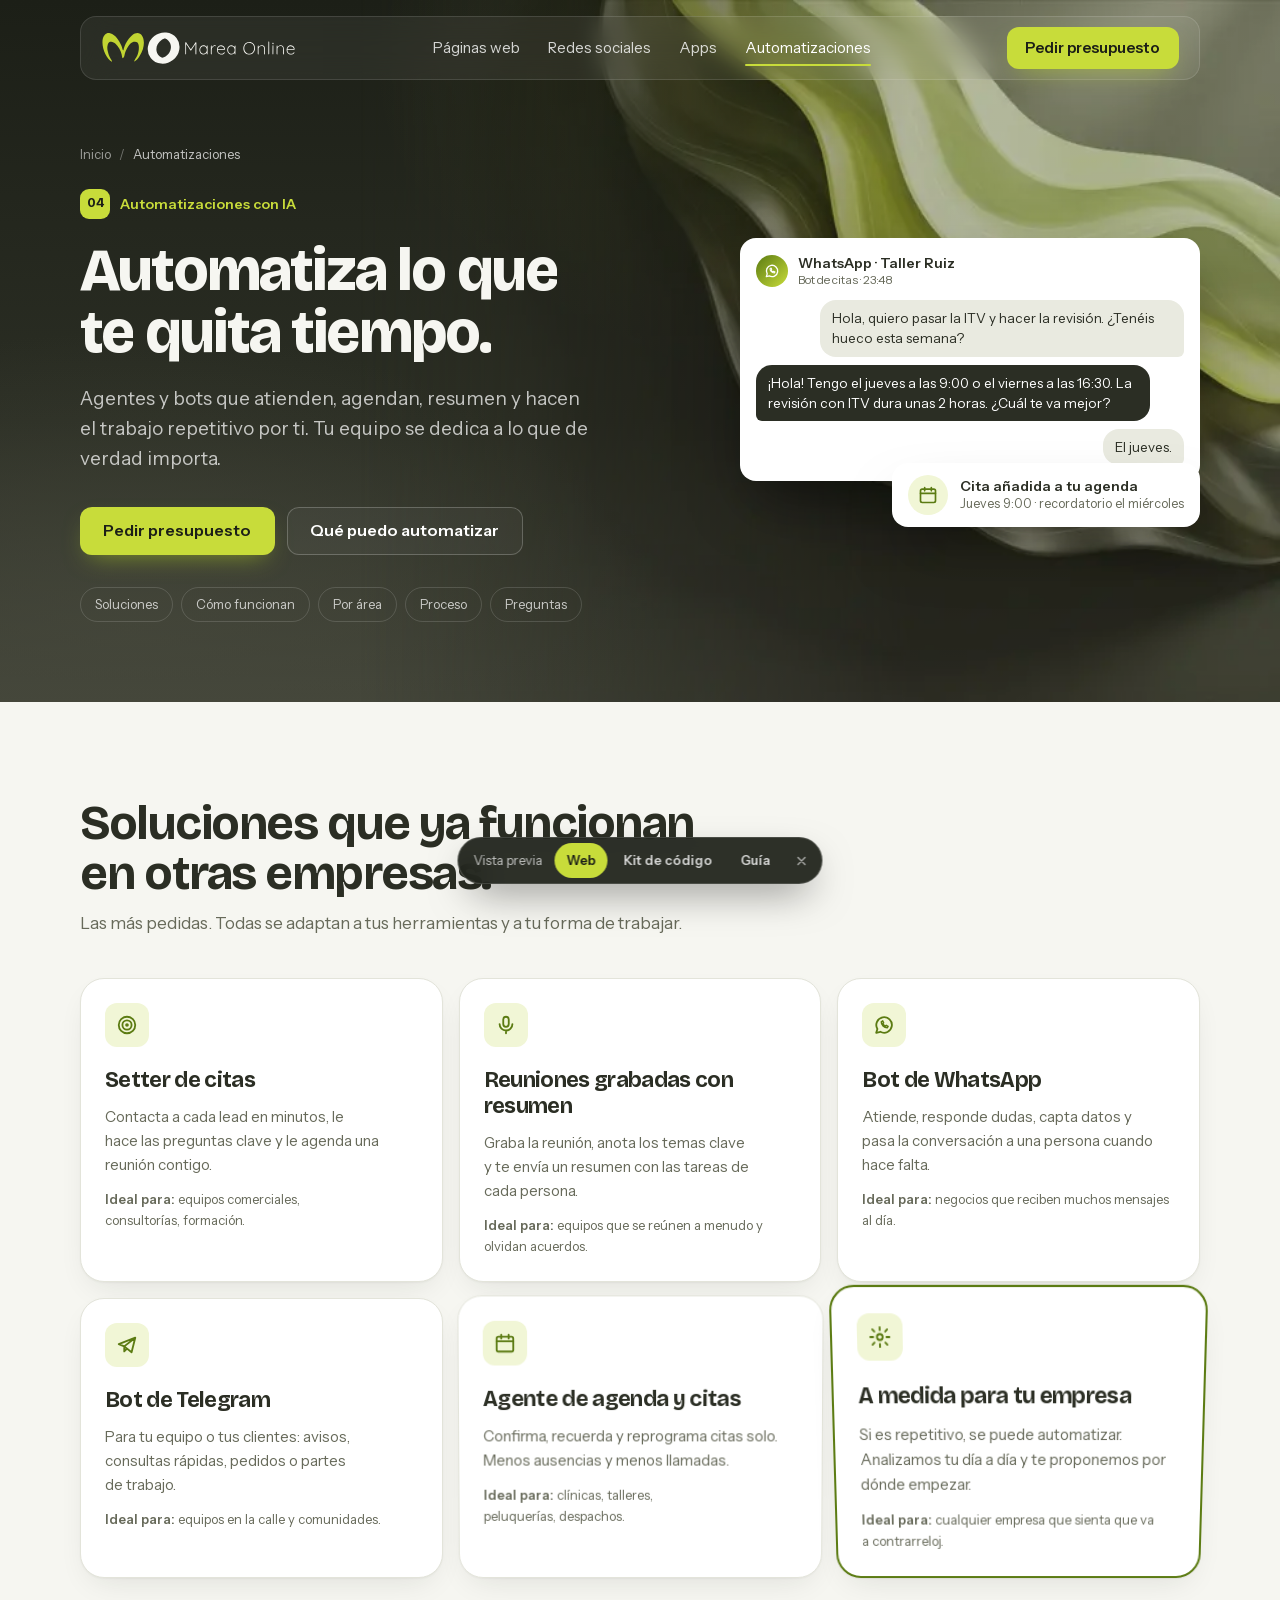
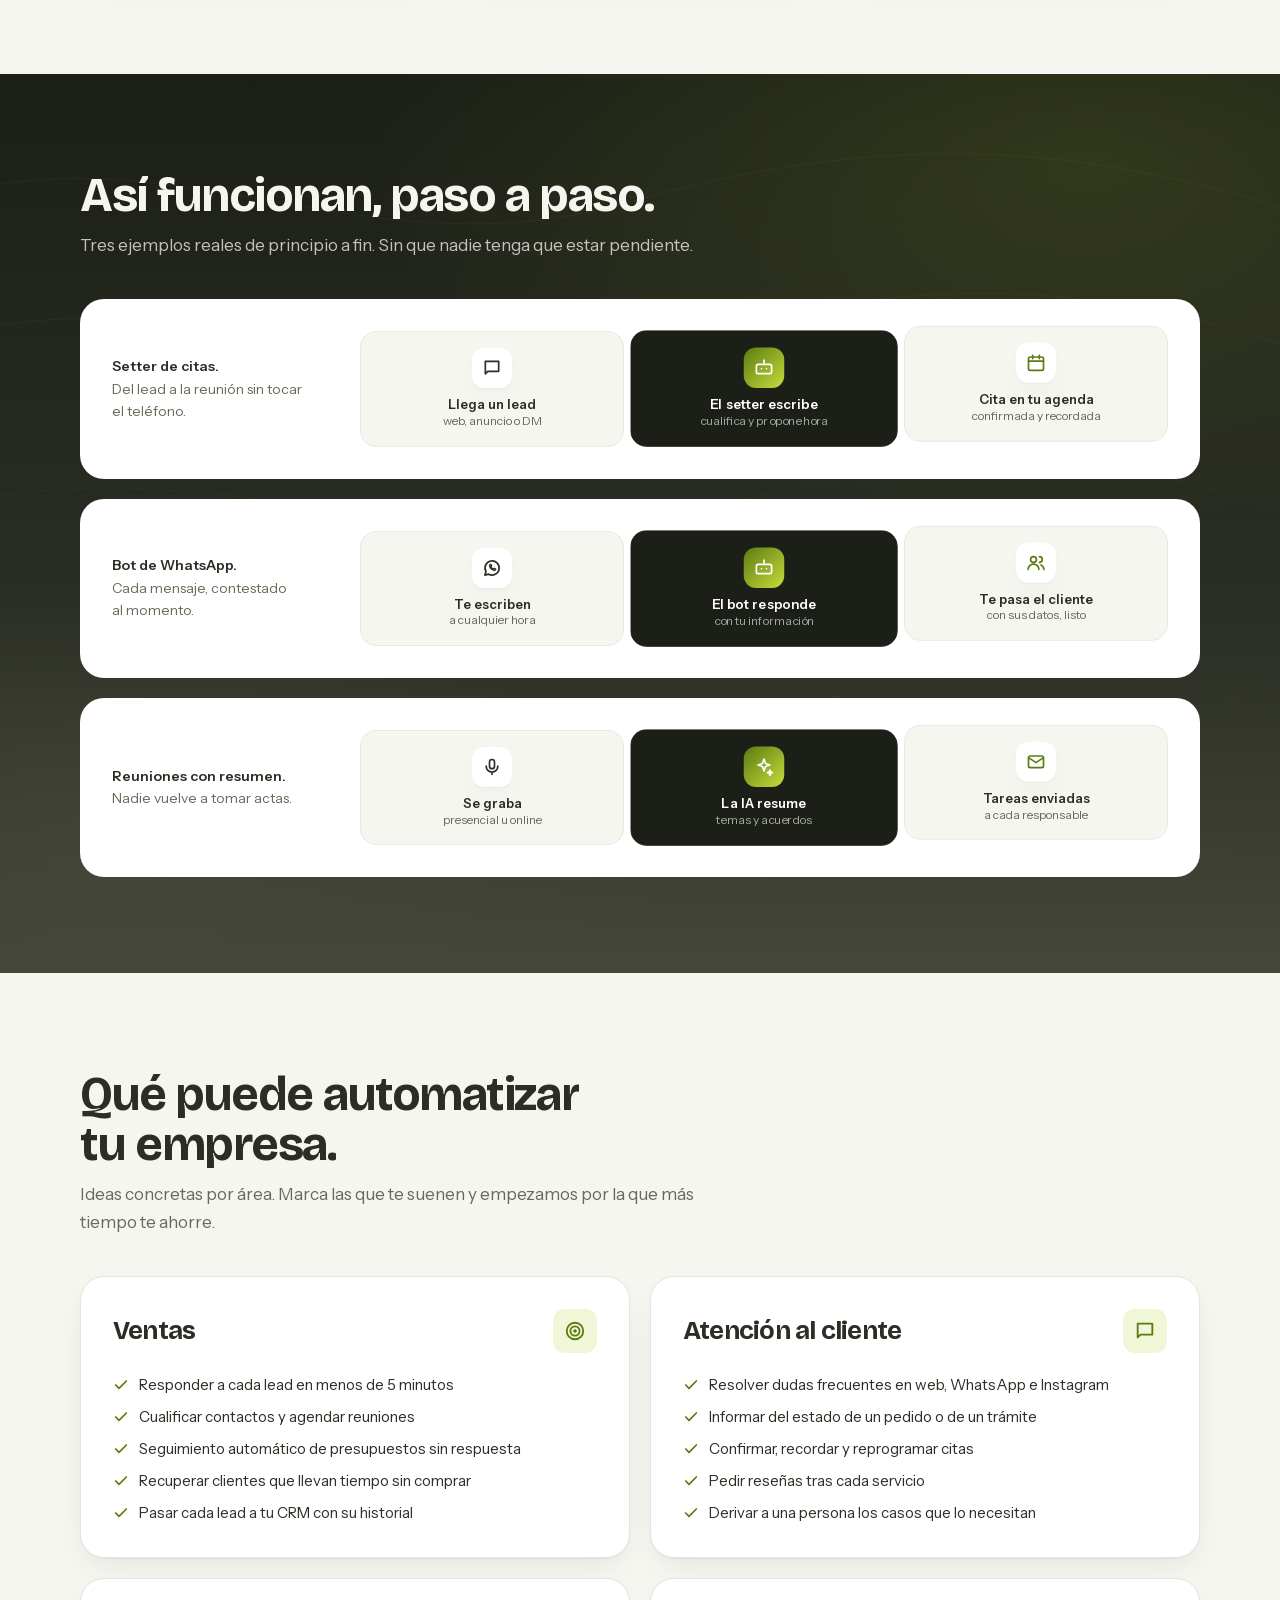
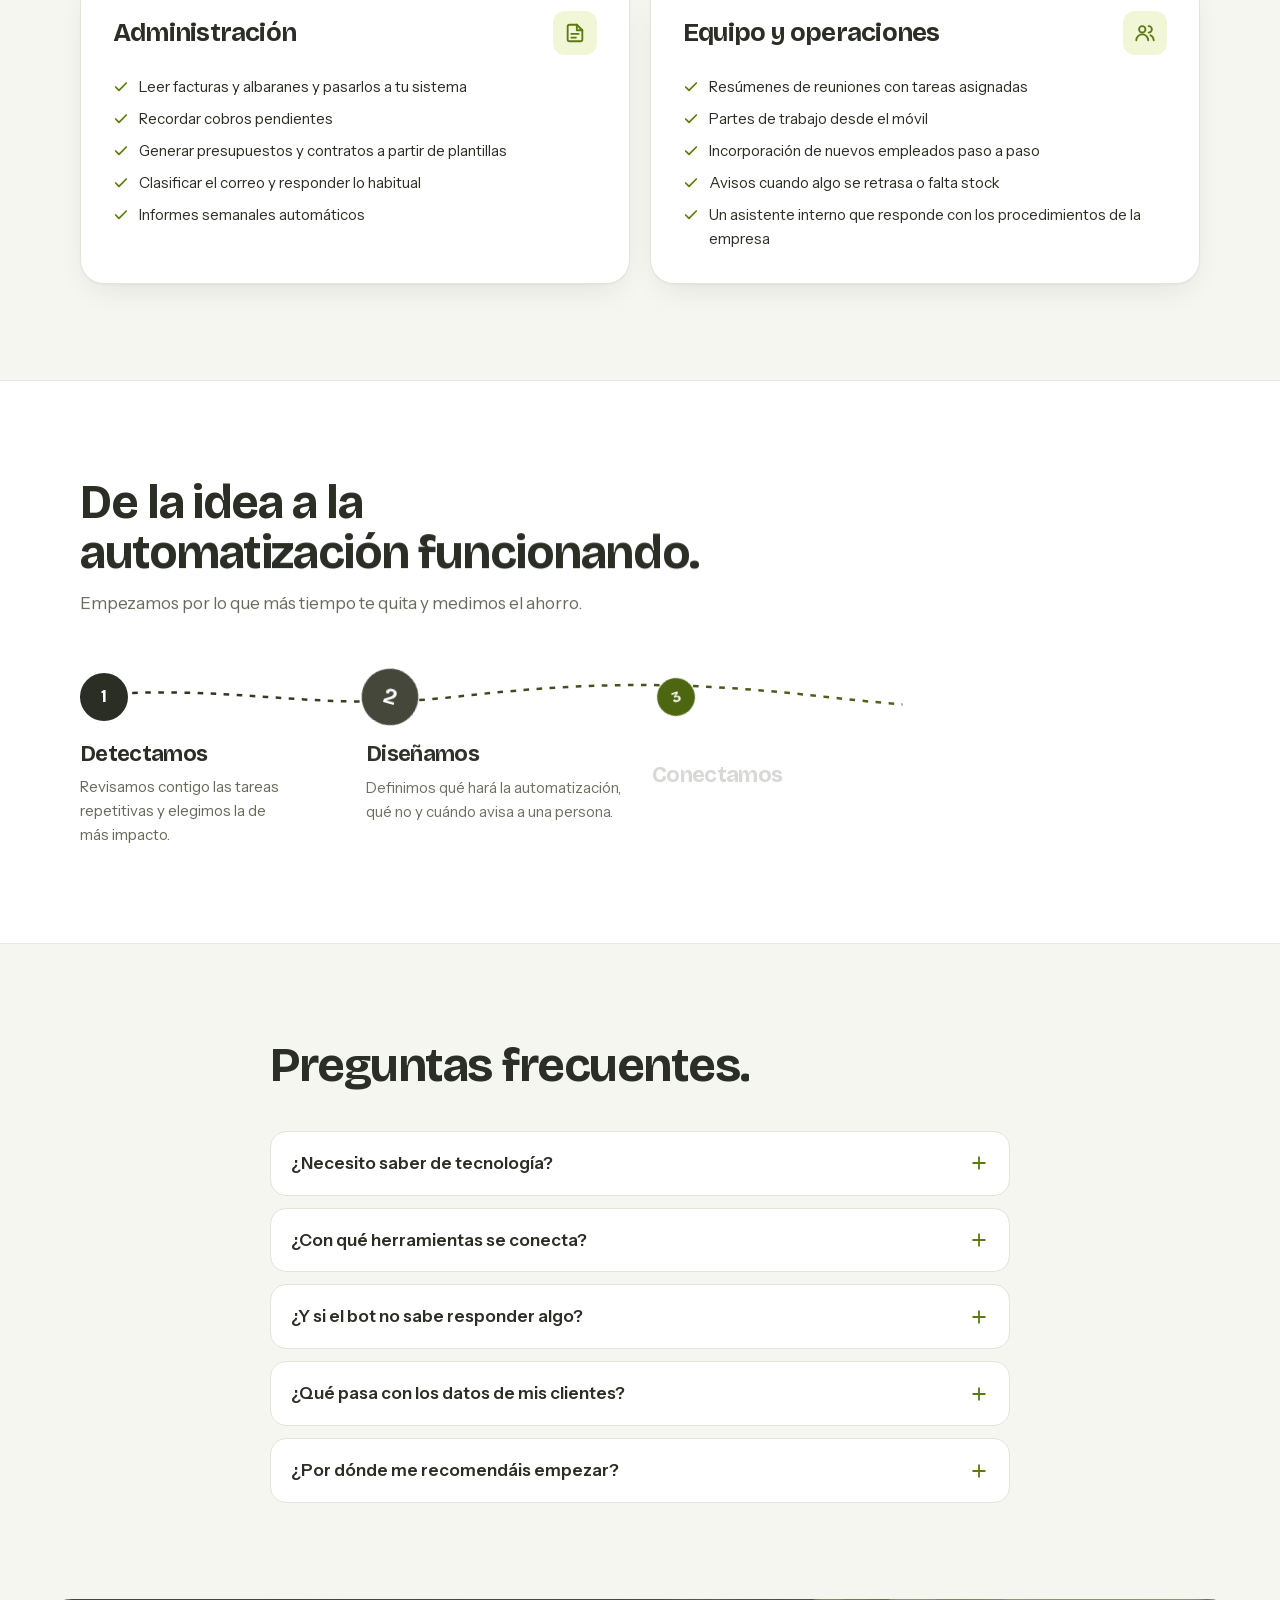
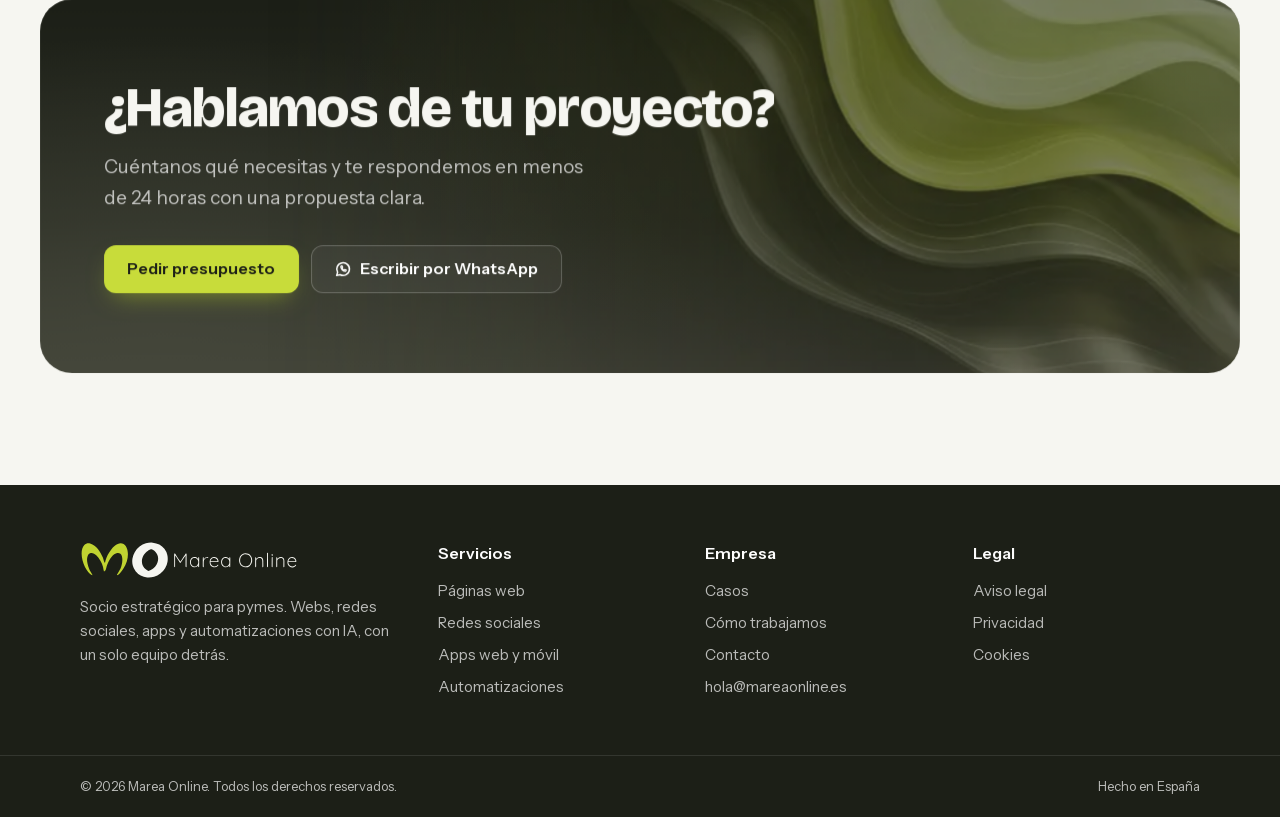
<file: automatizaciones.html>
<!DOCTYPE html>
<html lang="es">
<head>
<meta charset="UTF-8">
<meta name="viewport" content="width=device-width, initial-scale=1">
<title>Automatizaciones con IA para empresas — Marea Online</title>
<meta name="description" content="Setter de citas, bots de WhatsApp y Telegram, agentes de agenda y reuniones con resumen. Automatiza lo que te quita tiempo.">
<meta name="robots" content="noindex, nofollow"> <!-- PRODUCCIÓN: borrar esta línea para que Google indexe la web -->
<link rel="canonical" href="https://vocai-git.github.io/marea-online-maqueta/automatizaciones.html">
<meta name="theme-color" content="#1C1F17">
<link rel="icon" type="image/svg+xml" href="img/favicon.svg">
<link rel="icon" type="image/png" sizes="32x32" href="img/favicon-32.png">
<link rel="apple-touch-icon" href="img/apple-touch-icon.png">
<meta property="og:type" content="website">
<meta property="og:locale" content="es_ES">
<meta property="og:site_name" content="Marea Online">
<meta property="og:title" content="Automatizaciones con IA para empresas — Marea Online">
<meta property="og:description" content="Setter de citas, bots de WhatsApp y Telegram, agentes de agenda y reuniones con resumen. Automatiza lo que te quita tiempo.">
<meta property="og:url" content="https://vocai-git.github.io/marea-online-maqueta/automatizaciones.html">
<meta property="og:image" content="https://vocai-git.github.io/marea-online-maqueta/img/og-image.jpg">
<link rel="preload" href="fonts/bricolage-grotesque-normal.woff2" as="font" type="font/woff2" crossorigin>
<link rel="preload" href="fonts/instrument-sans-normal.woff2" as="font" type="font/woff2" crossorigin>
<link rel="stylesheet" href="css/tokens.css">
<link rel="stylesheet" href="css/base.css">
<link rel="stylesheet" href="css/componentes.css">
<link rel="stylesheet" href="css/sistema.css"> <!-- SOLO VISTA PREVIA: no llevar a producción -->
<script>
/* Oculta el hero hasta que arranque la animación (máx. 3 s). Sin JS, con ?static o con "reducir movimiento" no hace nada. */
(function(){var q=new URLSearchParams(location.search);if(!q.has('static')&&!matchMedia('(prefers-reduced-motion: reduce)').matches){var r=document.documentElement;r.classList.add('preanim');setTimeout(function(){r.classList.remove('preanim')},3000);}})();
</script>
</head>
<body>
<a class="skip-link" href="#contenido">Saltar al contenido</a>
<div class="progress" aria-hidden="true"></div>
<!-- Logo e iconos: se definen una vez y se usan con <svg><use href="#..."/></svg> -->
<svg width="0" height="0" style="position:absolute" aria-hidden="true" focusable="false">
<symbol id="logo-h" viewBox="22 -1.5 3372.4 587.1"><path fill="#C1D432" d="M449.4 215.6C663.7 -175.1 880 136.4 688.7 430.7C664.5 468 638 509.6 596.3 527.2C596.8 524.6 592.4 522.2 593.4 519.7C598.7 505.7 636.3 448.8 648.3 422.1C672.8 367.5 697.4 240.1 646.1 194.8C630.2 180.7 604.9 180 585.6 186.1C507.2 210.5 456.9 319.1 433.3 390.5C427.2 409.1 427.5 428.8 418.7 446.7C412.7 458.9 403.4 462.3 392.5 468.3C383.3 446.4 383.6 423.2 377.8 399.3C361.7 332.9 321.4 265.8 272.6 218.4C248.8 195.4 212.1 173.6 178 185.7C154.5 194.1 145 214.9 138.2 237C126.7 274.2 130.1 307.3 138.3 344.5C151.1 402.6 162.5 430.5 191.1 483C197.8 495.4 206.8 506.3 212.6 519.3C214.8 524.5 209.4 527.4 209.4 528C94.1 475.8 -15.5 173.4 88.7 61.4C111.2 37.2 146.8 28.5 178.7 37.5C280.6 66.3 332.1 164.6 375.2 252.3C382 266.2 397.4 337.7 407.3 332.4C408.3 331.9 408.9 330.9 409.4 329.9C414 319.5 413.8 306.6 417.5 295.7C426.6 268.2 438 242.1 449.4 215.6Z"/><path fill="currentColor" fill-rule="evenodd" d="M880.97 464.43A281.35 262.39 142.25 0 1 1325.87 119.9A281.35 262.39 142.25 0 1 880.97 464.43ZM1131.8 126.8C1151.9 133.1 1167.3 146.9 1182.1 161.6C1288.9 267.9 1198.5 438.9 1078.2 460.7C941.8 402.8 950.4 225.1 1073.4 148C1091.1 136.9 1110.4 125.8 1131.8 126.8Z"/><path fill="currentColor" fill-rule="evenodd" transform="translate(1410.2 -775.1) scale(1.4277)" d="M1057.3 668C1059.7 669 1061.4 669.6 1061.9 672.6C1062.9 678 1062.1 723.7 1062.1 733.2C1062.1 752.3 1062.1 771.4 1062.1 790.5C1062.1 799.8 1062.4 809.2 1062.1 818.4C1061.9 822.8 1060.5 823.7 1056.7 824.8C1054.3 823.8 1052.6 823.2 1052.1 820.3C1051.3 815.4 1051.7 674.2 1052.2 672.1C1052.8 669.2 1054.9 668.8 1057.3 668ZM813.8 674.6C860.8 672.1 888.9 702.7 891.2 748.3C892.5 773.4 882.1 798.6 861.9 813.9C848.3 824.3 829.1 828.7 812.2 826.5C734.4 816.5 729.6 706.5 792.2 679.8C799.1 676.8 806.3 675.5 813.8 674.6ZM114 764C114.1 763.8 114.5 763.9 114.7 763.7C116.2 762.6 129.3 742.1 131.5 738.7C141.7 723.5 151.9 708.4 162.1 693.2C165.3 688.4 168.5 682.2 172.4 678.1C173.8 676.6 174.8 676.8 176.6 676.5C178.9 677.6 180.7 678.3 181.1 681.2C181.8 686.2 181.4 818.4 181 820.4C180.4 823.3 178.5 823.9 176.1 824.8C173.7 824.1 171.7 823.7 170.9 820.9C169.8 817 170.5 735.3 170.5 723.9C170.5 715.3 171.2 706.3 170.2 697.8C156.6 716.8 142.4 739.6 129.3 759.4C126.3 764.1 120.9 773.6 117.4 777.3C116.3 778.5 115.4 778.3 114 778.8C112.6 778.4 111.6 778.4 110.5 777.3C107.3 774.2 102.9 766.2 100.3 762.2C91.3 748.4 82.2 734.7 73.1 721C68 713.2 63.2 704.7 57.3 697.6C56.2 715.1 58.3 815.2 56.8 820.9C56 823.7 54 824.1 51.6 824.8C50.8 824.5 50.1 824.5 49.4 824C45.9 821.7 47 815.7 47 812.1C47 781.1 47 750.1 47 719C47 710.1 46.2 689.1 47.1 681.6C47.3 679.4 48.4 678.6 49.7 677C52.2 676.7 54.2 676.3 56.2 678.3C59.7 681.7 67.7 695.1 71 700C85.3 721.3 99.1 743.1 114 764ZM816.8 684.7C898.3 682.5 900.9 804.8 830.6 816C818 818 804.1 816.4 792.7 810.3C772.7 799.7 762 779.3 760.4 757.2C758.3 728.1 770.8 697.4 800.4 687.6C805.8 685.9 811.2 685.1 816.8 684.7ZM1113.6 686.8C1116.2 691.4 1116.2 693.9 1113.8 698.6C1109.2 701.4 1106.8 701.4 1102 699.1C1099.1 694.7 1099.1 692.1 1101.3 687.3C1105.9 684.1 1108.7 684 1113.6 686.8ZM307.1 738.6C307.2 734.5 306.2 724.4 307.7 721.2C308.4 719.8 309.4 719.4 310.4 718.4C313.2 718.4 315.6 718.4 316.9 721.4C317.5 723.1 318 817.2 317 820.8C316.3 823.7 314.4 824.1 311.9 824.8C310.6 824.2 309.5 824.2 308.5 823C306.2 820.3 307.3 807.8 307 803.6C304.2 807.4 301.5 811.4 298 814.7C287.8 824.4 272.9 828.8 259 826.4C213 818.3 204 750.1 239.3 724.1C246.9 718.5 255.7 715.4 265.2 715.1C278.9 714.7 292.1 720 301.2 730.5C303.3 733 305.1 736.1 307.1 738.6ZM414.5 724.8C413.7 725.1 413.3 725.6 412.4 725.8C407.6 726.4 403 720.8 391.7 726.7C379.8 732.9 370.7 746 367.9 759C365.9 768.3 367 800.8 367 812.3C367 815.4 367.7 819.7 366 822.5C364.9 824 363.7 824.2 362.1 824.8C359.6 824 357.7 823.6 357.1 820.7C356.2 817 356.4 724.5 357.1 722.1C357.9 719.6 359.7 719.2 361.8 718.4C363.4 718.9 364.7 718.9 365.8 720.4C368.1 723.4 366.9 738.5 367.3 743.1C369.2 739.9 370.9 736.3 373.1 733.2C380.9 722 393.4 714.1 407.4 715.1C410.2 715.4 414.3 716 415.6 718.9C416.6 721.1 415.4 722.8 414.5 724.8ZM525.8 767.4C524.6 768.1 523.9 768.9 522.4 769.1C517.1 770.1 509.6 769.3 504.1 769.3C483 769.3 461.5 768.5 440.4 769.5C439.7 777 441.3 784.8 444.2 791.9C453.4 814.1 481.5 824 502.9 813C511.9 808.3 515.4 801.8 518.7 799.8C521 798.4 522.3 799.5 524.4 800.5C524.6 801.3 525.1 801.7 525.3 802.6C525.7 806.7 521.1 810.3 518.4 812.7C506.1 824.3 490.3 829 473.8 826C440.7 820.2 426.9 791.7 430.9 760.5C438.2 704.6 511 700.1 524.9 748.9C526.2 753.3 528 760.8 526.9 765.3C526.7 766.2 526.2 766.7 525.8 767.4ZM644 738.2C644.1 733.7 642.5 721 647 718.8C648.4 718.1 649.4 718.4 650.8 718.4C652.4 719.7 653.7 720.3 654.1 722.5C654.9 726.8 654.5 819.3 653.9 821.2C653 823.7 651.3 824 649.2 824.8C647.9 824.4 646.8 824.4 645.7 823.3C642.8 820.3 644.1 808.3 643.9 803.9C641 807.4 638.4 811.4 635 814.6C624.5 824.7 608.7 829.1 594.5 826.1C549.7 816.5 541.3 749.8 576.3 724.1C583.6 718.7 592.2 715.5 601.3 715.1C612.6 714.7 623.6 717.8 632.5 725C635.4 727.3 637.9 730 640.1 733C640.9 734.1 642.6 737.7 643.5 738.3C643.6 738.4 643.9 738.1 644 738.2ZM1006.2 824.8C1004.4 824.2 1002.8 824.1 1001.8 822.1C1000.3 819.1 1001.1 812.9 1001.1 809.5C1001.1 797.6 1001.1 785.6 1001.1 773.7C1001.1 751.2 1002.7 725.1 972.2 724.7C960.1 724.6 948.5 730.1 940.8 739.3C937.9 742.7 935.7 746.8 934.8 751.2C932.1 763.2 936 816.2 933.4 821.8C932.4 824.2 930.5 824.3 928.4 824.8C926.3 823.7 924.8 823.3 924.2 820.7C923.3 817.2 923.5 724.7 924.2 722.2C925.2 719 927.6 718.8 930.3 718.6C931.2 719.2 932.1 719.3 932.8 720.3C935.1 723.3 934 732 934.2 735.9C936.5 733.5 938.6 730.7 941.1 728.4C951 719.3 963.9 714.4 977.4 715.2C1016.8 717.7 1011.3 758.1 1011.3 786.3C1011.3 792.8 1012.1 815.7 1011.1 820.4C1010.5 823.3 1008.6 823.9 1006.2 824.8ZM1107.7 715.3C1109.9 716.2 1111.6 716.5 1112.3 719C1113 721.6 1113.1 817.9 1112.3 820.9C1111.6 823.8 1109.6 824.1 1107.1 824.8C1105 823.8 1103.5 823.3 1102.9 820.7C1102 816.9 1102.4 721 1103.1 718.9C1103.9 716.4 1105.6 716.1 1107.7 715.3ZM1234.4 824.8C1232.5 824.2 1231 824.1 1230 822.1C1227.6 817.4 1230.2 762.6 1228.9 751.5C1228.4 747.3 1227.4 743.1 1225.6 739.2C1214.2 714.6 1175.2 724.1 1165 745.2C1163.9 747.6 1163 750.1 1162.6 752.7C1161 764.3 1163.9 816.6 1161.6 821.7C1160.7 823.8 1159.2 824 1157.4 824.8C1154.9 824.1 1153 823.7 1152.3 820.8C1151.6 817.5 1151.6 724.8 1152.4 722.3C1153.1 719.4 1155.2 719.1 1157.6 718.4C1158.6 718.9 1159.5 718.9 1160.4 719.7C1163.4 722.4 1162.2 731.7 1162.5 735.7C1164.7 733.4 1166.8 730.7 1169.3 728.5C1179.1 719.5 1191.4 714.7 1204.7 715.1C1212.1 715.4 1219.6 717.5 1225.5 722C1238.9 732.3 1239.4 749.4 1239.4 764.8C1239.4 771.7 1239.4 778.6 1239.4 785.5C1239.4 792.4 1240.2 815.3 1239.2 820.4C1238.6 823.3 1236.8 823.9 1234.4 824.8ZM1368.1 767.4C1366.9 768.1 1366.2 768.9 1364.7 769.1C1359.4 770.1 1351.9 769.3 1346.4 769.3C1325.2 769.3 1303.8 768.5 1282.7 769.5C1281.9 776.9 1283.5 784.8 1286.5 791.8C1295.9 814.5 1324.4 824.1 1345.9 812.6C1354 808.2 1357.7 801.8 1360.9 799.8C1363.3 798.5 1364.6 799.5 1366.7 800.5C1366.9 801.3 1367.4 801.7 1367.5 802.6C1368 806.7 1363.4 810.3 1360.7 812.8C1354.8 818.3 1347.5 823 1339.7 825.2C1313.8 832.6 1284.8 818.1 1275.8 792.7C1272.1 782.4 1271.9 771.3 1273.2 760.5C1274.2 752.6 1277 745 1281.2 738.2C1303 703.4 1355.7 708.8 1367.2 748.9C1368.6 753.7 1370.3 760.3 1369.2 765.3C1369 766.2 1368.5 766.6 1368.1 767.4ZM264.2 725C269 724.7 273.7 724.7 278.4 726C298.6 731.6 308.6 753.3 307.9 772.9C307.3 787.9 301 803.2 288 811.7C280.8 816.4 272.1 817.9 263.6 817.1C219.6 812.8 215.3 740.5 255.6 726.6C258.4 725.7 261.3 725.4 264.2 725ZM601.2 725C656.7 722.7 657.9 807 613.2 816.5C605.5 818.1 597 817.5 589.8 814.4C576.5 808.7 567.9 794.8 565.6 780.9C562 759.3 570.3 734.4 592.6 726.6C595.4 725.7 598.3 725.4 601.2 725ZM516.3 759.8C502.8 760.3 489.2 759.9 475.7 759.9C464.3 759.9 452.8 760.4 441.4 759.8C441.4 759.5 441.2 759.3 441.2 759.1C440.9 754.9 445.6 745.7 447.9 742.3C468.8 710.1 518 727.6 516.3 759.8ZM1358.6 759.8C1346.4 760.4 1334.1 759.9 1321.9 759.9C1309.2 759.9 1296.4 760.4 1283.7 759.8C1284.3 753.1 1287.1 746.5 1291.1 740.9C1308.9 716 1348.9 721.6 1357.7 751.4C1358.3 753.4 1359.5 757 1358.9 759.1C1358.9 759.4 1358.6 759.5 1358.6 759.8Z"/></symbol>
<symbol id="i-menu" viewBox="0 0 24 24"><g fill="none" stroke="currentColor" stroke-width="2" stroke-linecap="round"><path d="M4 7h16M4 12h16M4 17h16"/></g></symbol>
<symbol id="i-close" viewBox="0 0 24 24"><g fill="none" stroke="currentColor" stroke-width="2" stroke-linecap="round"><path d="M6 6l12 12M18 6 6 18"/></g></symbol>
<symbol id="i-arrow" viewBox="0 0 24 24"><g fill="none" stroke="currentColor" stroke-width="2.2" stroke-linecap="round" stroke-linejoin="round"><path d="M5 12h14M13 6l6 6-6 6"/></g></symbol>
<symbol id="i-arrow-down" viewBox="0 0 24 24"><g fill="none" stroke="currentColor" stroke-width="2.2" stroke-linecap="round" stroke-linejoin="round"><path d="M12 5v14M6 13l6 6 6-6"/></g></symbol>
<symbol id="i-check" viewBox="0 0 24 24"><g fill="none" stroke="currentColor" stroke-width="2.2" stroke-linecap="round" stroke-linejoin="round"><path d="M20 6 9 17l-5-5"/></g></symbol>
<symbol id="i-web" viewBox="0 0 24 24"><g fill="none" stroke="currentColor" stroke-width="2" stroke-linecap="round"><circle cx="12" cy="12" r="9"/><path d="M3 12h18M12 3a14 14 0 0 1 0 18M12 3a14 14 0 0 0 0 18"/></g></symbol>
<symbol id="i-social" viewBox="0 0 24 24"><g fill="none" stroke="currentColor" stroke-width="2"><rect x="3" y="3" width="18" height="18" rx="5"/><circle cx="12" cy="12" r="4"/><circle cx="17.5" cy="6.5" r=".6" fill="currentColor"/></g></symbol>
<symbol id="i-app" viewBox="0 0 24 24"><g fill="none" stroke="currentColor" stroke-width="2" stroke-linecap="round"><rect x="6" y="2" width="12" height="20" rx="2.5"/><path d="M10 18h4"/></g></symbol>
<symbol id="i-bot" viewBox="0 0 24 24"><g fill="none" stroke="currentColor" stroke-width="2" stroke-linecap="round"><path d="M12 3v3M5 8h14a2 2 0 0 1 2 2v7a2 2 0 0 1-2 2H5a2 2 0 0 1-2-2v-7a2 2 0 0 1 2-2Z"/><path d="M9 13h.01M15 13h.01"/></g></symbol>
<symbol id="i-play" viewBox="0 0 24 24"><path fill="currentColor" d="M8 5v14l11-7z"/></symbol>
<symbol id="i-carousel" viewBox="0 0 24 24"><g fill="none" stroke="currentColor" stroke-width="2"><rect x="3" y="5" width="12" height="14" rx="2"/><path d="M19 8v10a2 2 0 0 1-2 2"/></g></symbol>
<symbol id="i-calendar" viewBox="0 0 24 24"><g fill="none" stroke="currentColor" stroke-width="2" stroke-linecap="round"><rect x="3" y="5" width="18" height="16" rx="2"/><path d="M3 10h18M8 3v4M16 3v4"/></g></symbol>
<symbol id="i-message" viewBox="0 0 24 24"><g fill="none" stroke="currentColor" stroke-width="2" stroke-linejoin="round"><path d="M4 4h16v12H7l-3 3z"/></g></symbol>
<symbol id="i-whatsapp" viewBox="0 0 24 24"><g fill="none" stroke="currentColor" stroke-width="2" stroke-linecap="round" stroke-linejoin="round"><path d="M3.5 20.5l1.3-4.2A8.5 8.5 0 1 1 8 19.4z"/><path d="M9 8.5c0 3.5 3 6.5 6.5 6.5l1-1.6-2-1-1 .9a5 5 0 0 1-2.8-2.8l.9-1-1-2z" stroke-width="1.6"/></g></symbol>
<symbol id="i-telegram" viewBox="0 0 24 24"><g fill="none" stroke="currentColor" stroke-width="2" stroke-linecap="round" stroke-linejoin="round"><path d="M21 4 3 11l6 2.5M21 4l-4 16-8-6.5M21 4 9 13.5V19l3-3"/></g></symbol>
<symbol id="i-mail" viewBox="0 0 24 24"><g fill="none" stroke="currentColor" stroke-width="2" stroke-linecap="round" stroke-linejoin="round"><rect x="3" y="5" width="18" height="14" rx="2"/><path d="m3 7 9 6 9-6"/></g></symbol>
<symbol id="i-phone" viewBox="0 0 24 24"><g fill="none" stroke="currentColor" stroke-width="2" stroke-linejoin="round"><path d="M5 4h4l2 5-2.5 1.5a11 11 0 0 0 5 5L15 13l5 2v4a2 2 0 0 1-2 2A16 16 0 0 1 3 6a2 2 0 0 1 2-2"/></g></symbol>
<symbol id="i-seal" viewBox="0 0 24 24"><path fill="currentColor" d="M12 1.6l2.3 2 3-.5 1 2.9 2.7 1.4-.6 3 1.9 2.3-1.9 2.3.6 3-2.7 1.4-1 2.9-3-.5-2.3 2-2.3-2-3 .5-1-2.9L3 18.4l.6-3L1.7 12l1.9-2.3-.6-3L5.7 5.3l1-2.9 3 .5z"/><path d="M8.2 12.3l2.6 2.6 5-5.2" fill="none" stroke="#1C1F17" stroke-width="2.2" stroke-linecap="round" stroke-linejoin="round"/></symbol>
<symbol id="i-food" viewBox="0 0 24 24"><g fill="none" stroke="currentColor" stroke-width="1.8" stroke-linecap="round" stroke-linejoin="round"><path d="M7 3v8a2 2 0 0 0 2 2v8M5 3v5M9 3v5M17 3c-2 1-3 3-3 6v3h3v9"/></g></symbol>
<symbol id="i-health" viewBox="0 0 24 24"><g fill="none" stroke="currentColor" stroke-width="1.8" stroke-linecap="round"><path d="M12 8v8M8 12h8"/><rect x="3" y="3" width="18" height="18" rx="5"/></g></symbol>
<symbol id="i-sport" viewBox="0 0 24 24"><g fill="none" stroke="currentColor" stroke-width="1.8" stroke-linecap="round"><path d="M6 8v8M18 8v8M3 10v4M21 10v4M6 12h12"/></g></symbol>
<symbol id="i-briefcase" viewBox="0 0 24 24"><g fill="none" stroke="currentColor" stroke-width="1.8" stroke-linecap="round"><rect x="3" y="7" width="18" height="13" rx="2"/><path d="M9 7V5a2 2 0 0 1 2-2h2a2 2 0 0 1 2 2v2M3 12h18"/></g></symbol>
<symbol id="i-chart" viewBox="0 0 24 24"><g fill="none" stroke="currentColor" stroke-width="2" stroke-linecap="round"><path d="M4 20V10M10 20V4M16 20v-7M22 20H2"/></g></symbol>
<symbol id="i-search" viewBox="0 0 24 24"><g fill="none" stroke="currentColor" stroke-width="2" stroke-linecap="round"><circle cx="11" cy="11" r="7"/><path d="m20 20-4-4"/></g></symbol>
<symbol id="i-bolt" viewBox="0 0 24 24"><g fill="none" stroke="currentColor" stroke-width="2" stroke-linejoin="round"><path d="M13 2 4 14h7l-1 8 9-12h-7z"/></g></symbol>
<symbol id="i-lock" viewBox="0 0 24 24"><g fill="none" stroke="currentColor" stroke-width="2" stroke-linecap="round"><rect x="4" y="10" width="16" height="11" rx="2"/><path d="M8 10V7a4 4 0 0 1 8 0v3"/></g></symbol>
<symbol id="i-pen" viewBox="0 0 24 24"><g fill="none" stroke="currentColor" stroke-width="2" stroke-linecap="round" stroke-linejoin="round"><path d="M12 20h9M16.5 3.5a2.1 2.1 0 0 1 3 3L7 19l-4 1 1-4z"/></g></symbol>
<symbol id="i-users" viewBox="0 0 24 24"><g fill="none" stroke="currentColor" stroke-width="2" stroke-linecap="round"><circle cx="9" cy="8" r="3.5"/><path d="M2.5 20a6.5 6.5 0 0 1 13 0M16 4.5a3.5 3.5 0 0 1 0 7M18 14.5a6.5 6.5 0 0 1 3.5 5.5"/></g></symbol>
<symbol id="i-clock" viewBox="0 0 24 24"><g fill="none" stroke="currentColor" stroke-width="2" stroke-linecap="round"><circle cx="12" cy="12" r="9"/><path d="M12 7v5l3 2"/></g></symbol>
<symbol id="i-mic" viewBox="0 0 24 24"><g fill="none" stroke="currentColor" stroke-width="2" stroke-linecap="round"><rect x="9" y="3" width="6" height="11" rx="3"/><path d="M5 11a7 7 0 0 0 14 0M12 18v3"/></g></symbol>
<symbol id="i-repeat" viewBox="0 0 24 24"><g fill="none" stroke="currentColor" stroke-width="2" stroke-linecap="round" stroke-linejoin="round"><path d="M17 2l4 4-4 4"/><path d="M3 11V9a3 3 0 0 1 3-3h15M7 22l-4-4 4-4"/><path d="M21 13v2a3 3 0 0 1-3 3H3"/></g></symbol>
<symbol id="i-doc" viewBox="0 0 24 24"><g fill="none" stroke="currentColor" stroke-width="2" stroke-linecap="round" stroke-linejoin="round"><path d="M14 3H6a2 2 0 0 0-2 2v14a2 2 0 0 0 2 2h12a2 2 0 0 0 2-2V9z"/><path d="M14 3v6h6M8 13h8M8 17h5"/></g></symbol>
<symbol id="i-target" viewBox="0 0 24 24"><g fill="none" stroke="currentColor" stroke-width="2"><circle cx="12" cy="12" r="9"/><circle cx="12" cy="12" r="5"/><circle cx="12" cy="12" r="1" fill="currentColor"/></g></symbol>
<symbol id="i-spark" viewBox="0 0 24 24"><g fill="none" stroke="currentColor" stroke-width="2" stroke-linejoin="round"><path d="M12 3l1.8 5.2L19 10l-5.2 1.8L12 17l-1.8-5.2L5 10l5.2-1.8z"/><path d="M19 16l.7 2.3L22 19l-2.3.7L19 22l-.7-2.3L16 19l2.3-.7z"/></g></symbol>
<symbol id="i-gear" viewBox="0 0 24 24"><g fill="none" stroke="currentColor" stroke-width="2" stroke-linecap="round"><circle cx="12" cy="12" r="3"/><path d="M12 2v3M12 19v3M4.2 4.2l2.1 2.1M17.7 17.7l2.1 2.1M2 12h3M19 12h3M4.2 19.8l2.1-2.1M17.7 6.3l2.1-2.1"/></g></symbol>
<symbol id="i-cart" viewBox="0 0 24 24"><g fill="none" stroke="currentColor" stroke-width="2" stroke-linecap="round" stroke-linejoin="round"><path d="M3 4h2l2.4 11h10.8L21 7H6.2"/><circle cx="9" cy="20" r="1.3"/><circle cx="17" cy="20" r="1.3"/></g></symbol>
<symbol id="i-layers" viewBox="0 0 24 24"><g fill="none" stroke="currentColor" stroke-width="2" stroke-linejoin="round"><path d="m12 3 9 5-9 5-9-5z"/><path d="m3 13 9 5 9-5"/></g></symbol>
<symbol id="i-plug" viewBox="0 0 24 24"><g fill="none" stroke="currentColor" stroke-width="2" stroke-linecap="round"><path d="M9 2v5M15 2v5M6 7h12v4a6 6 0 0 1-12 0zM12 17v5"/></g></symbol>
<symbol id="i-support" viewBox="0 0 24 24"><g fill="none" stroke="currentColor" stroke-width="2" stroke-linecap="round"><path d="M4 14v-2a8 8 0 0 1 16 0v2"/><rect x="3" y="13" width="4" height="6" rx="1.5"/><rect x="17" y="13" width="4" height="6" rx="1.5"/><path d="M19 19a3 3 0 0 1-3 3h-3"/></g></symbol>
<symbol id="i-video" viewBox="0 0 24 24"><g fill="none" stroke="currentColor" stroke-width="2" stroke-linejoin="round"><rect x="2" y="6" width="14" height="12" rx="2"/><path d="m16 10 6-3v10l-6-3z"/></g></symbol>
<symbol id="i-inbox" viewBox="0 0 24 24"><g fill="none" stroke="currentColor" stroke-width="2" stroke-linecap="round" stroke-linejoin="round"><path d="M3 13h5l1.5 3h5L16 13h5"/><path d="M5 5h14l2 8v6H3v-6z"/></g></symbol>
<symbol id="i-euro" viewBox="0 0 24 24"><g fill="none" stroke="currentColor" stroke-width="2" stroke-linecap="round"><path d="M17 6.5A7 7 0 1 0 17 17.5M4 10h9M4 14h9"/></g></symbol>
</svg>

<!-- CABECERA -->
<header class="site-header">
  <div class="container">
    <nav class="nav glass" data-hero aria-label="Principal">
      <a href="index.html" aria-label="Marea Online, inicio"><svg class="logo" role="img" aria-label="Marea Online"><use href="#logo-h"/></svg></a>
      <div class="nav__links">
        <a class="nav__link" href="webs.html">Páginas web</a>
        <a class="nav__link" href="redes-sociales.html">Redes sociales</a>
        <a class="nav__link" href="apps.html">Apps</a>
        <a class="nav__link" href="automatizaciones.html" aria-current="page">Automatizaciones</a>
      </div>
      <div class="nav__actions">
        <a href="contacto.html" class="btn btn--lima btn--sm">Pedir presupuesto</a>
        <button type="button" class="nav__toggle" data-menu-open aria-label="Abrir menú" aria-expanded="false" aria-controls="mobileMenu"><svg><use href="#i-menu"/></svg></button>
      </div>
    </nav>
  </div>
</header>

<!-- MENÚ MÓVIL -->
<div id="mobileMenu" class="mobile-menu" role="dialog" aria-modal="true" aria-label="Menú" aria-hidden="true">
  <div class="mobile-menu__bg"></div>
  <div class="mobile-menu__inner">
    <div class="mobile-menu__bar glass">
      <a href="index.html" aria-label="Marea Online, inicio"><svg class="logo" role="img" aria-label="Marea Online"><use href="#logo-h"/></svg></a>
      <button type="button" class="nav__toggle" data-menu-close aria-label="Cerrar menú"><svg><use href="#i-close"/></svg></button>
    </div>
    <nav class="mobile-menu__nav" aria-label="Secciones">
      <a class="mm-link" href="webs.html"><span>01</span>Páginas web</a>
      <a class="mm-link" href="redes-sociales.html"><span>02</span>Redes sociales</a>
      <a class="mm-link" href="apps.html"><span>03</span>Apps web y móvil</a>
      <a class="mm-link" href="automatizaciones.html" aria-current="page"><span>04</span>Automatizaciones</a>
      <a class="mm-link" href="index.html#casos"><span>→</span>Casos</a>
      <a class="mm-link" href="index.html#proceso"><span>→</span>Cómo trabajamos</a>
      <a class="mm-link" href="contacto.html"><span>→</span>Contacto</a>
    </nav>
    <div class="mobile-menu__cta">
      <a href="contacto.html" class="btn btn--lima">Pedir presupuesto</a>
      <a href="#" data-whatsapp class="btn btn--ghost-dark"><svg><use href="#i-whatsapp"/></svg>Escribir por WhatsApp</a>
      <p>Socio estratégico para pymes</p>
    </div>
  </div>
</div>

<main id="contenido">
<!-- HERO DE PÁGINA -->
<section class="page-hero sea" data-dark-top>
  <img class="sea-img" src="img/marea-1920.webp" srcset="img/marea-960.webp 960w, img/marea-1920.webp 1920w" sizes="(min-width: 1024px) 72vw, 100vw" alt="" aria-hidden="true">
  <div class="container page-hero__grid">
    <div data-hero>
      <ol class="crumbs" aria-label="Estás en"><li><a href="index.html">Inicio</a></li><li aria-current="page">Automatizaciones</li></ol>
      <span class="kicker kicker--on-dark"><b>04</b>Automatizaciones con IA</span>
      <h1 class="h1">Automatiza lo que te quita tiempo.</h1>
      <p class="lead">Agentes y bots que atienden, agendan, resumen y hacen el trabajo repetitivo por ti. Tu equipo se dedica a lo que de verdad importa.</p>
      <div class="btn-row">
        <a href="contacto.html?servicio=automatizacion" class="btn btn--lima">Pedir presupuesto</a>
        <a href="#por-area" class="btn btn--ghost-dark">Qué puedo automatizar</a>
      </div>
      <nav class="page-index" aria-label="En esta página"><a href="#soluciones">Soluciones</a><a href="#ejemplos">Cómo funcionan</a><a href="#por-area">Por área</a><a href="#proceso">Proceso</a><a href="#preguntas">Preguntas</a></nav>
    </div>
    <div class="page-hero__visual" data-hero aria-hidden="true">
      <div class="mock-chat" style="box-shadow:var(--sh-float)">
        <div class="mock-chat__head">
          <span class="mock-chat__avatar"><svg><use href="#i-whatsapp"/></svg></span>
          <div><div class="mock-chat__name">WhatsApp · Taller Ruiz</div><div class="mock-chat__sub">Bot de citas · 23:48</div></div>
        </div>
        <div class="mock-chat__msgs">
          <div class="msg msg--in">Hola, quiero pasar la ITV y hacer la revisión. ¿Tenéis hueco esta semana?</div>
          <div class="msg msg--out">¡Hola! Tengo el jueves a las 9:00 o el viernes a las 16:30. La revisión con ITV dura unas 2 horas. ¿Cuál te va mejor?</div>
          <div class="msg msg--in">El jueves.</div>
        </div>
      </div>
      <div class="mock-note" style="margin:-18px 0 0 auto;width:fit-content;position:relative;box-shadow:var(--sh-float)">
        <span class="mock-note__icon"><svg><use href="#i-calendar"/></svg></span>
        <div><div class="mock-note__title">Cita añadida a tu agenda</div><div class="mock-note__sub">Jueves 9:00 · recordatorio el miércoles</div></div>
      </div>
    </div>
  </div>
</section>

<!-- SOLUCIONES -->
<section id="soluciones" class="section">
  <div class="container">
    <div class="section-head">
      <h2 class="h2">Soluciones que ya funcionan en otras empresas.</h2>
      <p class="lead">Las más pedidas. Todas se adaptan a tus herramientas y a tu forma de trabajar.</p>
    </div>
    <div class="grid grid--sm-2 grid--lg-3 section-body" data-anim="lift">
      <article class="card card--sm" data-tilt>
        <span class="feature__icon"><svg><use href="#i-target"/></svg></span>
        <h3 class="h4">Setter de citas</h3>
        <p class="card__text">Contacta a cada lead en minutos, le hace las preguntas clave y le agenda una reunión contigo.</p>
        <p class="tiny muted"><b class="strong">Ideal para:</b> equipos comerciales, consultorías, formación.</p>
      </article>
      <article class="card card--sm" data-tilt>
        <span class="feature__icon"><svg><use href="#i-mic"/></svg></span>
        <h3 class="h4">Reuniones grabadas con resumen</h3>
        <p class="card__text">Graba la reunión, anota los temas clave y te envía un resumen con las tareas de cada persona.</p>
        <p class="tiny muted"><b class="strong">Ideal para:</b> equipos que se reúnen a menudo y olvidan acuerdos.</p>
      </article>
      <article class="card card--sm" data-tilt>
        <span class="feature__icon"><svg><use href="#i-whatsapp"/></svg></span>
        <h3 class="h4">Bot de WhatsApp</h3>
        <p class="card__text">Atiende, responde dudas, capta datos y pasa la conversación a una persona cuando hace falta.</p>
        <p class="tiny muted"><b class="strong">Ideal para:</b> negocios que reciben muchos mensajes al día.</p>
      </article>
      <article class="card card--sm" data-tilt>
        <span class="feature__icon"><svg><use href="#i-telegram"/></svg></span>
        <h3 class="h4">Bot de Telegram</h3>
        <p class="card__text">Para tu equipo o tus clientes: avisos, consultas rápidas, pedidos o partes de trabajo.</p>
        <p class="tiny muted"><b class="strong">Ideal para:</b> equipos en la calle y comunidades.</p>
      </article>
      <article class="card card--sm" data-tilt>
        <span class="feature__icon"><svg><use href="#i-calendar"/></svg></span>
        <h3 class="h4">Agente de agenda y citas</h3>
        <p class="card__text">Confirma, recuerda y reprograma citas solo. Menos ausencias y menos llamadas.</p>
        <p class="tiny muted"><b class="strong">Ideal para:</b> clínicas, talleres, peluquerías, despachos.</p>
      </article>
      <article class="card card--sm card--featured" data-tilt>
        <span class="feature__icon"><svg><use href="#i-gear"/></svg></span>
        <h3 class="h4">A medida para tu empresa</h3>
        <p class="card__text">Si es repetitivo, se puede automatizar. Analizamos tu día a día y te proponemos por dónde empezar.</p>
        <p class="tiny muted"><b class="strong">Ideal para:</b> cualquier empresa que sienta que va a contrarreloj.</p>
      </article>
    </div>
  </div>
</section>

<!-- CÓMO FUNCIONAN -->
<section id="ejemplos" class="section sea">
  <svg class="contours" viewBox="0 0 1440 900" preserveAspectRatio="none" aria-hidden="true"><path d="M-50 120 C 200 60, 420 200, 700 130 S 1200 60, 1500 150"/><path d="M-50 260 C 240 200, 460 340, 740 270 S 1240 200, 1500 290"/><path d="M-50 430 C 280 370, 500 510, 780 440 S 1280 370, 1500 460"/><path d="M-50 640 C 320 580, 540 720, 820 650 S 1320 580, 1500 670"/><path d="M-50 800 C 340 740, 560 880, 840 810 S 1340 740, 1500 830"/></svg>
  <div class="container">
    <div class="section-head">
      <h2 class="h2">Así funcionan, paso a paso.</h2>
      <p class="lead">Tres ejemplos reales de principio a fin. Sin que nadie tenga que estar pendiente.</p>
    </div>
    <div class="grid section-body" style="gap:var(--s-5)">
      <div class="flow">
        <p class="flow__intro"><b class="strong" style="color:var(--c-ink)">Setter de citas.</b><br>Del lead a la reunión sin tocar el teléfono.</p>
        <div class="flow__steps">
          <div class="flow__step"><span class="flow__icon"><svg><use href="#i-message"/></svg></span><p class="flow__title">Llega un lead</p><p class="flow__text">web, anuncio o DM</p></div>
          <div class="flow__step flow__step--key"><span class="flow__icon"><svg><use href="#i-bot"/></svg></span><p class="flow__title">El setter escribe</p><p class="flow__text">cualifica y propone hora</p></div>
          <div class="flow__step"><span class="flow__icon" style="color:var(--c-lima-deep)"><svg><use href="#i-calendar"/></svg></span><p class="flow__title">Cita en tu agenda</p><p class="flow__text">confirmada y recordada</p></div>
        </div>
      </div>
      <div class="flow">
        <p class="flow__intro"><b class="strong" style="color:var(--c-ink)">Bot de WhatsApp.</b><br>Cada mensaje, contestado al momento.</p>
        <div class="flow__steps">
          <div class="flow__step"><span class="flow__icon"><svg><use href="#i-whatsapp"/></svg></span><p class="flow__title">Te escriben</p><p class="flow__text">a cualquier hora</p></div>
          <div class="flow__step flow__step--key"><span class="flow__icon"><svg><use href="#i-bot"/></svg></span><p class="flow__title">El bot responde</p><p class="flow__text">con tu información</p></div>
          <div class="flow__step"><span class="flow__icon" style="color:var(--c-lima-deep)"><svg><use href="#i-users"/></svg></span><p class="flow__title">Te pasa el cliente</p><p class="flow__text">con sus datos, listo</p></div>
        </div>
      </div>
      <div class="flow">
        <p class="flow__intro"><b class="strong" style="color:var(--c-ink)">Reuniones con resumen.</b><br>Nadie vuelve a tomar actas.</p>
        <div class="flow__steps">
          <div class="flow__step"><span class="flow__icon"><svg><use href="#i-mic"/></svg></span><p class="flow__title">Se graba</p><p class="flow__text">presencial u online</p></div>
          <div class="flow__step flow__step--key"><span class="flow__icon"><svg><use href="#i-spark"/></svg></span><p class="flow__title">La IA resume</p><p class="flow__text">temas y acuerdos</p></div>
          <div class="flow__step"><span class="flow__icon" style="color:var(--c-lima-deep)"><svg><use href="#i-mail"/></svg></span><p class="flow__title">Tareas enviadas</p><p class="flow__text">a cada responsable</p></div>
        </div>
      </div>
    </div>
  </div>
</section>

<!-- POR ÁREA -->
<section id="por-area" class="section">
  <div class="container">
    <div class="section-head">
      <h2 class="h2">Qué puede automatizar tu empresa.</h2>
      <p class="lead">Ideas concretas por área. Marca las que te suenen y empezamos por la que más tiempo te ahorre.</p>
    </div>
    <div class="grid grid--md-2 grid--gap-lg section-body" data-anim="sides">
      <article class="card card--lg">
        <div class="card__head"><h3 class="h3">Ventas</h3><span class="feature__icon"><svg><use href="#i-target"/></svg></span></div>
        <ul class="checks">
          <li>Responder a cada lead en menos de 5 minutos</li>
          <li>Cualificar contactos y agendar reuniones</li>
          <li>Seguimiento automático de presupuestos sin respuesta</li>
          <li>Recuperar clientes que llevan tiempo sin comprar</li>
          <li>Pasar cada lead a tu CRM con su historial</li>
        </ul>
      </article>
      <article class="card card--lg">
        <div class="card__head"><h3 class="h3">Atención al cliente</h3><span class="feature__icon"><svg><use href="#i-message"/></svg></span></div>
        <ul class="checks">
          <li>Resolver dudas frecuentes en web, WhatsApp e Instagram</li>
          <li>Informar del estado de un pedido o de un trámite</li>
          <li>Confirmar, recordar y reprogramar citas</li>
          <li>Pedir reseñas tras cada servicio</li>
          <li>Derivar a una persona los casos que lo necesitan</li>
        </ul>
      </article>
      <article class="card card--lg">
        <div class="card__head"><h3 class="h3">Administración</h3><span class="feature__icon"><svg><use href="#i-doc"/></svg></span></div>
        <ul class="checks">
          <li>Leer facturas y albaranes y pasarlos a tu sistema</li>
          <li>Recordar cobros pendientes</li>
          <li>Generar presupuestos y contratos a partir de plantillas</li>
          <li>Clasificar el correo y responder lo habitual</li>
          <li>Informes semanales automáticos</li>
        </ul>
      </article>
      <article class="card card--lg">
        <div class="card__head"><h3 class="h3">Equipo y operaciones</h3><span class="feature__icon"><svg><use href="#i-users"/></svg></span></div>
        <ul class="checks">
          <li>Resúmenes de reuniones con tareas asignadas</li>
          <li>Partes de trabajo desde el móvil</li>
          <li>Incorporación de nuevos empleados paso a paso</li>
          <li>Avisos cuando algo se retrasa o falta stock</li>
          <li>Un asistente interno que responde con los procedimientos de la empresa</li>
        </ul>
      </article>
    </div>
  </div>
</section>

<!-- PROCESO -->
<section id="proceso" class="section section--white">
  <div class="container">
    <div class="section-head">
      <h2 class="h2">De la idea a la automatización funcionando.</h2>
      <p class="lead">Empezamos por lo que más tiempo te quita y medimos el ahorro.</p>
    </div>
    <div class="steps-wrap">
      <svg class="steps-line" viewBox="0 0 1200 48" preserveAspectRatio="none" aria-hidden="true"><defs><linearGradient id="tideGrad" x1="0" x2="1"><stop offset="0" stop-color="#2B2E24"/><stop offset="1" stop-color="#5B7B12"/></linearGradient></defs><path d="M0 24 C 150 8, 250 40, 400 24 S 650 8, 800 24 S 1050 40, 1200 24"/></svg>
      <ol class="steps">
        <li class="step"><div class="step__num">1</div><h3 class="h4">Detectamos</h3><p>Revisamos contigo las tareas repetitivas y elegimos la de más impacto.</p></li>
        <li class="step"><div class="step__num">2</div><h3 class="h4">Diseñamos</h3><p>Definimos qué hará la automatización, qué no y cuándo avisa a una persona.</p></li>
        <li class="step"><div class="step__num">3</div><h3 class="h4">Conectamos</h3><p>La integramos con tus herramientas y la probamos con casos reales.</p></li>
        <li class="step"><div class="step__num">4</div><h3 class="h4">Medimos</h3><p>Vemos cuánto tiempo ahorra y la vamos ajustando.</p></li>
      </ol>
    </div>
  </div>
</section>

<!-- PREGUNTAS -->
<section id="preguntas" class="section">
  <div class="container container--narrow">
    <div class="section-head">
      <h2 class="h2">Preguntas frecuentes.</h2>
    </div>
    <div class="faq section-body" data-anim="stagger">
      <details><summary>¿Necesito saber de tecnología?</summary><div><p>No. Nos encargamos de todo y te explicamos cómo funciona con palabras normales. Tú solo nos cuentas cómo trabajas.</p></div></details>
      <details><summary>¿Con qué herramientas se conecta?</summary><div><p>WhatsApp, Telegram, email, calendarios, CRM, hojas de cálculo, programas de facturación y la mayoría de herramientas que ya usan las empresas. Lo confirmamos al analizar tu caso.</p></div></details>
      <details><summary>¿Y si el bot no sabe responder algo?</summary><div><p>Lo diseñamos para que lo reconozca y pase la conversación a una persona de tu equipo, con todo el contexto para que no tenga que volver a preguntar.</p></div></details>
      <details><summary>¿Qué pasa con los datos de mis clientes?</summary><div><p>Se tratan conforme al RGPD y solo se usan para lo que tú decidas. Te lo detallamos por escrito en la propuesta.</p></div></details>
      <details><summary>¿Por dónde me recomendáis empezar?</summary><div><p>Por la tarea que más horas os quita cada semana. Suele ser la atención de mensajes o el seguimiento de leads, y se nota desde el primer mes.</p></div></details>
    </div>
  </div>
</section>

<!-- LLAMADA A LA ACCIÓN -->
<section class="cta-wrap">
  <div class="cta cta--simple sea">
    <img class="sea-img" src="img/marea-960.webp" alt="" aria-hidden="true" loading="lazy">
    <div class="cta__grid">
      <div>
        <h2 class="cta__title">¿Hablamos de tu proyecto?</h2>
        <p class="cta__text">Cuéntanos qué necesitas y te respondemos en menos de 24 horas con una propuesta clara.</p>
        <div class="btn-row">
          <a href="contacto.html?servicio=automatizacion" class="btn btn--lima">Pedir presupuesto</a>
          <a href="#" data-whatsapp class="btn btn--ghost-dark"><svg><use href="#i-whatsapp"/></svg>Escribir por WhatsApp</a>
        </div>
      </div>
    </div>
  </div>
</section>
</main>

<!-- PIE -->
<footer class="site-footer">
  <div class="container site-footer__grid">
    <div>
      <svg class="logo logo--lg" role="img" aria-label="Marea Online"><use href="#logo-h"/></svg>
      <p class="site-footer__about">Socio estratégico para pymes. Webs, redes sociales, apps y automatizaciones con IA, con un solo equipo detrás.</p>
    </div>
    <div>
      <p class="site-footer__title">Servicios</p>
      <ul><li><a href="webs.html">Páginas web</a></li><li><a href="redes-sociales.html">Redes sociales</a></li><li><a href="apps.html">Apps web y móvil</a></li><li><a href="automatizaciones.html">Automatizaciones</a></li></ul>
    </div>
    <div>
      <p class="site-footer__title">Empresa</p>
      <ul><li><a href="index.html#casos">Casos</a></li><li><a href="index.html#proceso">Cómo trabajamos</a></li><li><a href="contacto.html">Contacto</a></li><li><a href="#" data-email data-fill>hola@mareaonline.es</a></li></ul>
    </div>
    <div>
      <p class="site-footer__title">Legal</p>
      <ul><li><a href="aviso-legal.html">Aviso legal</a></li><li><a href="privacidad.html">Privacidad</a></li><li><a href="cookies.html">Cookies</a></li></ul>
    </div>
  </div>
  <div class="site-footer__bottom"><div class="container"><span>© <span data-year>2026</span> Marea Online. Todos los derechos reservados.</span><span>Hecho en España</span></div></div>
</footer>

<script src="js/config.js"></script>
<script src="js/main.js"></script>
<script src="js/vendor/gsap.min.js"></script>
<script src="js/vendor/ScrollTrigger.min.js"></script>
<script src="js/animaciones.js"></script>
<script src="js/sistema.js"></script> <!-- SOLO VISTA PREVIA: no llevar a producción -->
</body>
</html>
</file>
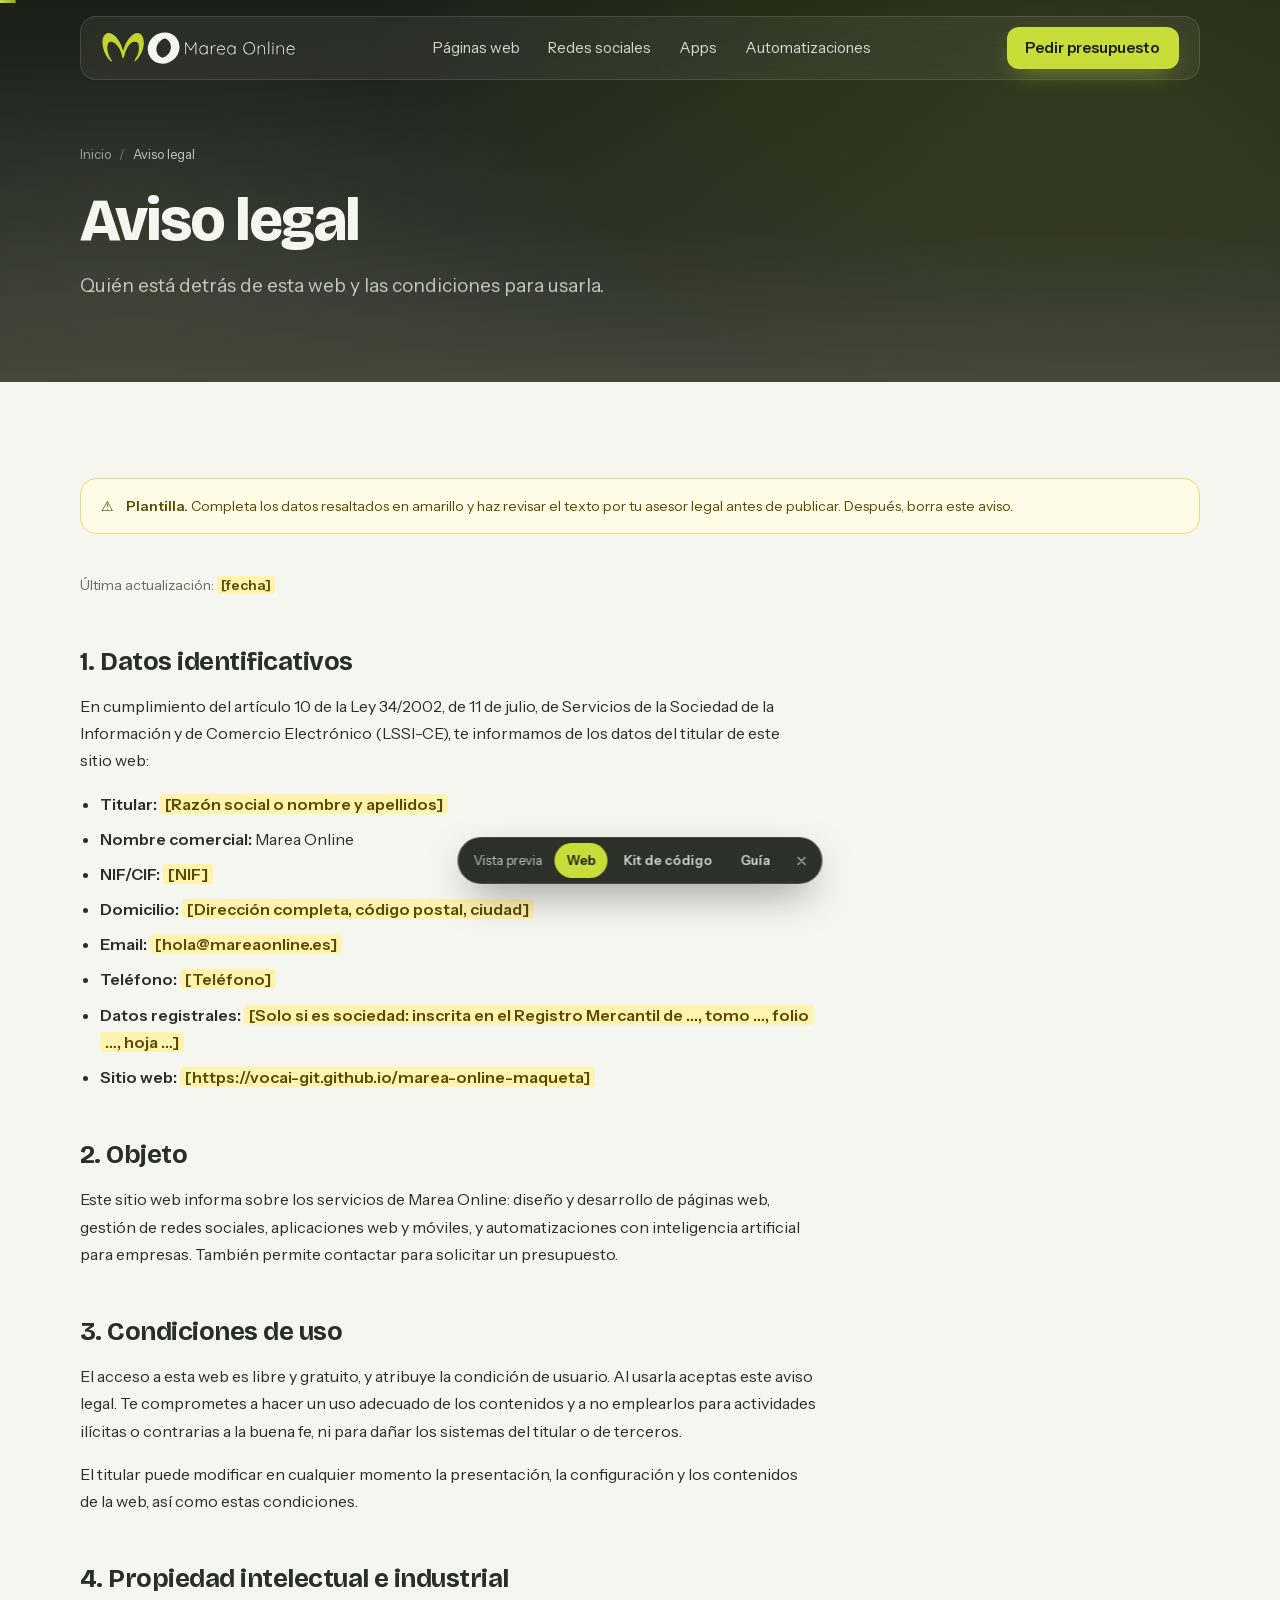
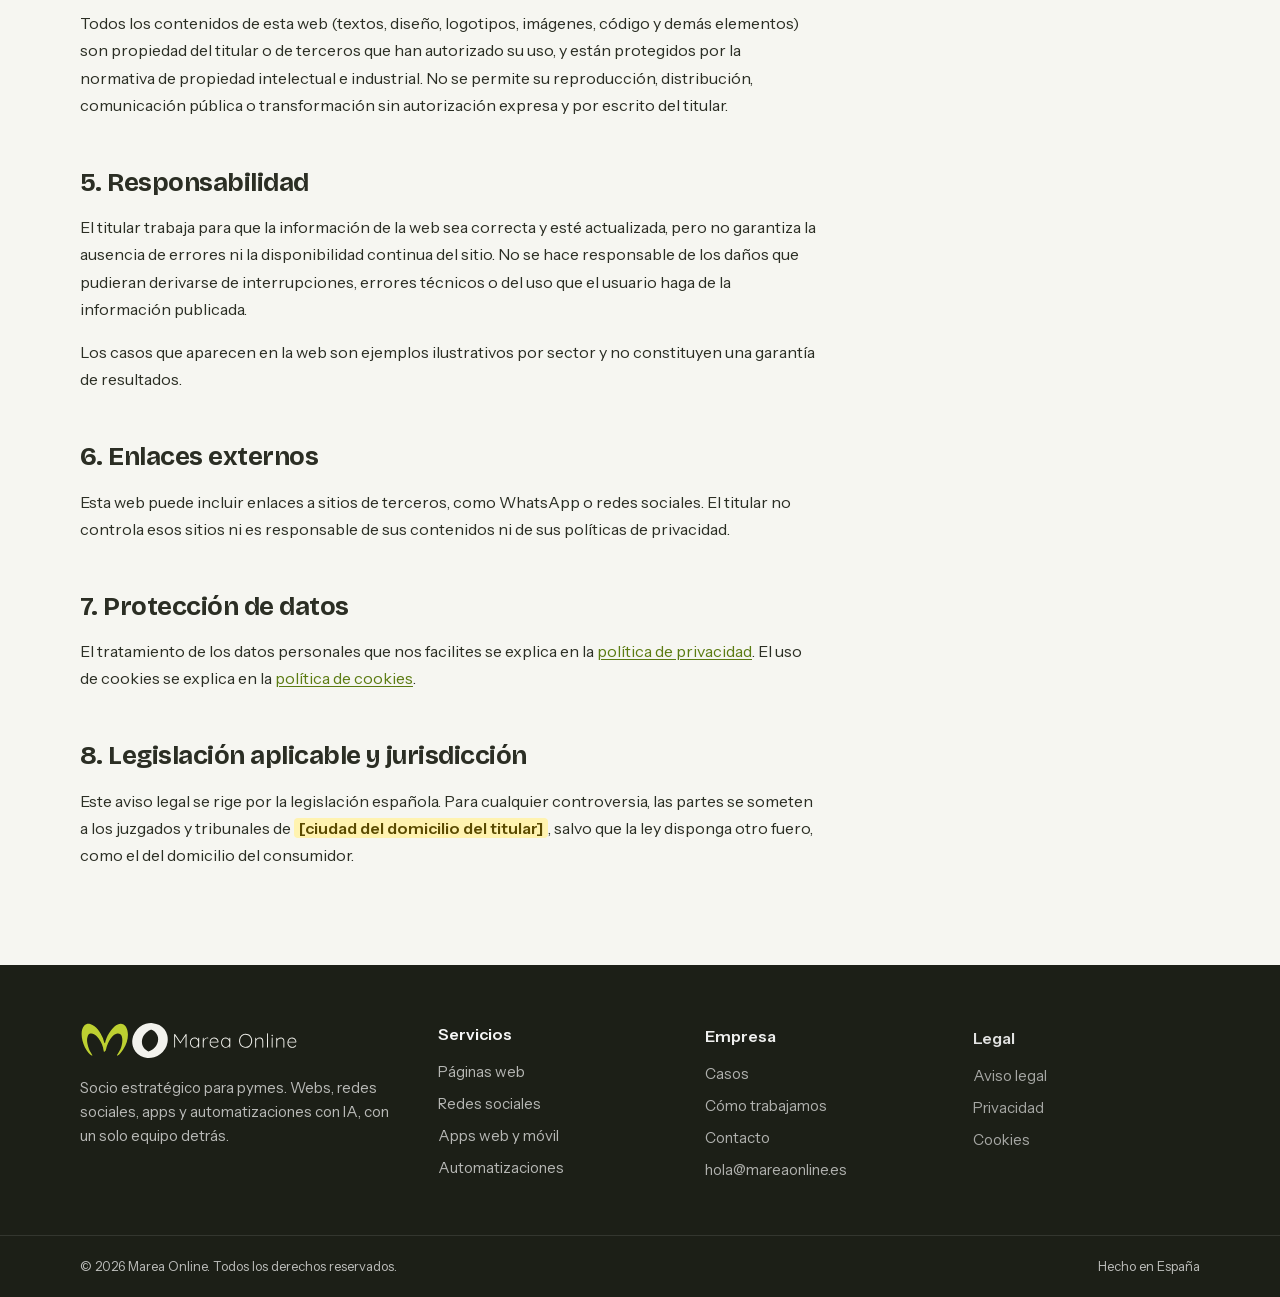
<file: aviso-legal.html>
<!DOCTYPE html>
<html lang="es">
<head>
<meta charset="UTF-8">
<meta name="viewport" content="width=device-width, initial-scale=1">
<title>Aviso legal — Marea Online</title>
<meta name="description" content="Aviso legal de Marea Online.">
<meta name="robots" content="noindex, nofollow"> <!-- PRODUCCIÓN: borrar esta línea para que Google indexe la web -->
<link rel="canonical" href="https://vocai-git.github.io/marea-online-maqueta/aviso-legal.html">
<meta name="theme-color" content="#1C1F17">
<link rel="icon" type="image/svg+xml" href="img/favicon.svg">
<link rel="icon" type="image/png" sizes="32x32" href="img/favicon-32.png">
<link rel="apple-touch-icon" href="img/apple-touch-icon.png">
<meta property="og:type" content="website">
<meta property="og:locale" content="es_ES">
<meta property="og:site_name" content="Marea Online">
<meta property="og:title" content="Aviso legal — Marea Online">
<meta property="og:description" content="Aviso legal de Marea Online.">
<meta property="og:url" content="https://vocai-git.github.io/marea-online-maqueta/aviso-legal.html">
<meta property="og:image" content="https://vocai-git.github.io/marea-online-maqueta/img/og-image.jpg">
<link rel="preload" href="fonts/bricolage-grotesque-normal.woff2" as="font" type="font/woff2" crossorigin>
<link rel="preload" href="fonts/instrument-sans-normal.woff2" as="font" type="font/woff2" crossorigin>
<link rel="stylesheet" href="css/tokens.css">
<link rel="stylesheet" href="css/base.css">
<link rel="stylesheet" href="css/componentes.css">
<link rel="stylesheet" href="css/sistema.css"> <!-- SOLO VISTA PREVIA: no llevar a producción -->
<script>
/* Oculta el hero hasta que arranque la animación (máx. 3 s). Sin JS, con ?static o con "reducir movimiento" no hace nada. */
(function(){var q=new URLSearchParams(location.search);if(!q.has('static')&&!matchMedia('(prefers-reduced-motion: reduce)').matches){var r=document.documentElement;r.classList.add('preanim');setTimeout(function(){r.classList.remove('preanim')},3000);}})();
</script>
</head>
<body>
<a class="skip-link" href="#contenido">Saltar al contenido</a>
<div class="progress" aria-hidden="true"></div>
<!-- Logo e iconos: se definen una vez y se usan con <svg><use href="#..."/></svg> -->
<svg width="0" height="0" style="position:absolute" aria-hidden="true" focusable="false">
<symbol id="logo-h" viewBox="22 -1.5 3372.4 587.1"><path fill="#C1D432" d="M449.4 215.6C663.7 -175.1 880 136.4 688.7 430.7C664.5 468 638 509.6 596.3 527.2C596.8 524.6 592.4 522.2 593.4 519.7C598.7 505.7 636.3 448.8 648.3 422.1C672.8 367.5 697.4 240.1 646.1 194.8C630.2 180.7 604.9 180 585.6 186.1C507.2 210.5 456.9 319.1 433.3 390.5C427.2 409.1 427.5 428.8 418.7 446.7C412.7 458.9 403.4 462.3 392.5 468.3C383.3 446.4 383.6 423.2 377.8 399.3C361.7 332.9 321.4 265.8 272.6 218.4C248.8 195.4 212.1 173.6 178 185.7C154.5 194.1 145 214.9 138.2 237C126.7 274.2 130.1 307.3 138.3 344.5C151.1 402.6 162.5 430.5 191.1 483C197.8 495.4 206.8 506.3 212.6 519.3C214.8 524.5 209.4 527.4 209.4 528C94.1 475.8 -15.5 173.4 88.7 61.4C111.2 37.2 146.8 28.5 178.7 37.5C280.6 66.3 332.1 164.6 375.2 252.3C382 266.2 397.4 337.7 407.3 332.4C408.3 331.9 408.9 330.9 409.4 329.9C414 319.5 413.8 306.6 417.5 295.7C426.6 268.2 438 242.1 449.4 215.6Z"/><path fill="currentColor" fill-rule="evenodd" d="M880.97 464.43A281.35 262.39 142.25 0 1 1325.87 119.9A281.35 262.39 142.25 0 1 880.97 464.43ZM1131.8 126.8C1151.9 133.1 1167.3 146.9 1182.1 161.6C1288.9 267.9 1198.5 438.9 1078.2 460.7C941.8 402.8 950.4 225.1 1073.4 148C1091.1 136.9 1110.4 125.8 1131.8 126.8Z"/><path fill="currentColor" fill-rule="evenodd" transform="translate(1410.2 -775.1) scale(1.4277)" d="M1057.3 668C1059.7 669 1061.4 669.6 1061.9 672.6C1062.9 678 1062.1 723.7 1062.1 733.2C1062.1 752.3 1062.1 771.4 1062.1 790.5C1062.1 799.8 1062.4 809.2 1062.1 818.4C1061.9 822.8 1060.5 823.7 1056.7 824.8C1054.3 823.8 1052.6 823.2 1052.1 820.3C1051.3 815.4 1051.7 674.2 1052.2 672.1C1052.8 669.2 1054.9 668.8 1057.3 668ZM813.8 674.6C860.8 672.1 888.9 702.7 891.2 748.3C892.5 773.4 882.1 798.6 861.9 813.9C848.3 824.3 829.1 828.7 812.2 826.5C734.4 816.5 729.6 706.5 792.2 679.8C799.1 676.8 806.3 675.5 813.8 674.6ZM114 764C114.1 763.8 114.5 763.9 114.7 763.7C116.2 762.6 129.3 742.1 131.5 738.7C141.7 723.5 151.9 708.4 162.1 693.2C165.3 688.4 168.5 682.2 172.4 678.1C173.8 676.6 174.8 676.8 176.6 676.5C178.9 677.6 180.7 678.3 181.1 681.2C181.8 686.2 181.4 818.4 181 820.4C180.4 823.3 178.5 823.9 176.1 824.8C173.7 824.1 171.7 823.7 170.9 820.9C169.8 817 170.5 735.3 170.5 723.9C170.5 715.3 171.2 706.3 170.2 697.8C156.6 716.8 142.4 739.6 129.3 759.4C126.3 764.1 120.9 773.6 117.4 777.3C116.3 778.5 115.4 778.3 114 778.8C112.6 778.4 111.6 778.4 110.5 777.3C107.3 774.2 102.9 766.2 100.3 762.2C91.3 748.4 82.2 734.7 73.1 721C68 713.2 63.2 704.7 57.3 697.6C56.2 715.1 58.3 815.2 56.8 820.9C56 823.7 54 824.1 51.6 824.8C50.8 824.5 50.1 824.5 49.4 824C45.9 821.7 47 815.7 47 812.1C47 781.1 47 750.1 47 719C47 710.1 46.2 689.1 47.1 681.6C47.3 679.4 48.4 678.6 49.7 677C52.2 676.7 54.2 676.3 56.2 678.3C59.7 681.7 67.7 695.1 71 700C85.3 721.3 99.1 743.1 114 764ZM816.8 684.7C898.3 682.5 900.9 804.8 830.6 816C818 818 804.1 816.4 792.7 810.3C772.7 799.7 762 779.3 760.4 757.2C758.3 728.1 770.8 697.4 800.4 687.6C805.8 685.9 811.2 685.1 816.8 684.7ZM1113.6 686.8C1116.2 691.4 1116.2 693.9 1113.8 698.6C1109.2 701.4 1106.8 701.4 1102 699.1C1099.1 694.7 1099.1 692.1 1101.3 687.3C1105.9 684.1 1108.7 684 1113.6 686.8ZM307.1 738.6C307.2 734.5 306.2 724.4 307.7 721.2C308.4 719.8 309.4 719.4 310.4 718.4C313.2 718.4 315.6 718.4 316.9 721.4C317.5 723.1 318 817.2 317 820.8C316.3 823.7 314.4 824.1 311.9 824.8C310.6 824.2 309.5 824.2 308.5 823C306.2 820.3 307.3 807.8 307 803.6C304.2 807.4 301.5 811.4 298 814.7C287.8 824.4 272.9 828.8 259 826.4C213 818.3 204 750.1 239.3 724.1C246.9 718.5 255.7 715.4 265.2 715.1C278.9 714.7 292.1 720 301.2 730.5C303.3 733 305.1 736.1 307.1 738.6ZM414.5 724.8C413.7 725.1 413.3 725.6 412.4 725.8C407.6 726.4 403 720.8 391.7 726.7C379.8 732.9 370.7 746 367.9 759C365.9 768.3 367 800.8 367 812.3C367 815.4 367.7 819.7 366 822.5C364.9 824 363.7 824.2 362.1 824.8C359.6 824 357.7 823.6 357.1 820.7C356.2 817 356.4 724.5 357.1 722.1C357.9 719.6 359.7 719.2 361.8 718.4C363.4 718.9 364.7 718.9 365.8 720.4C368.1 723.4 366.9 738.5 367.3 743.1C369.2 739.9 370.9 736.3 373.1 733.2C380.9 722 393.4 714.1 407.4 715.1C410.2 715.4 414.3 716 415.6 718.9C416.6 721.1 415.4 722.8 414.5 724.8ZM525.8 767.4C524.6 768.1 523.9 768.9 522.4 769.1C517.1 770.1 509.6 769.3 504.1 769.3C483 769.3 461.5 768.5 440.4 769.5C439.7 777 441.3 784.8 444.2 791.9C453.4 814.1 481.5 824 502.9 813C511.9 808.3 515.4 801.8 518.7 799.8C521 798.4 522.3 799.5 524.4 800.5C524.6 801.3 525.1 801.7 525.3 802.6C525.7 806.7 521.1 810.3 518.4 812.7C506.1 824.3 490.3 829 473.8 826C440.7 820.2 426.9 791.7 430.9 760.5C438.2 704.6 511 700.1 524.9 748.9C526.2 753.3 528 760.8 526.9 765.3C526.7 766.2 526.2 766.7 525.8 767.4ZM644 738.2C644.1 733.7 642.5 721 647 718.8C648.4 718.1 649.4 718.4 650.8 718.4C652.4 719.7 653.7 720.3 654.1 722.5C654.9 726.8 654.5 819.3 653.9 821.2C653 823.7 651.3 824 649.2 824.8C647.9 824.4 646.8 824.4 645.7 823.3C642.8 820.3 644.1 808.3 643.9 803.9C641 807.4 638.4 811.4 635 814.6C624.5 824.7 608.7 829.1 594.5 826.1C549.7 816.5 541.3 749.8 576.3 724.1C583.6 718.7 592.2 715.5 601.3 715.1C612.6 714.7 623.6 717.8 632.5 725C635.4 727.3 637.9 730 640.1 733C640.9 734.1 642.6 737.7 643.5 738.3C643.6 738.4 643.9 738.1 644 738.2ZM1006.2 824.8C1004.4 824.2 1002.8 824.1 1001.8 822.1C1000.3 819.1 1001.1 812.9 1001.1 809.5C1001.1 797.6 1001.1 785.6 1001.1 773.7C1001.1 751.2 1002.7 725.1 972.2 724.7C960.1 724.6 948.5 730.1 940.8 739.3C937.9 742.7 935.7 746.8 934.8 751.2C932.1 763.2 936 816.2 933.4 821.8C932.4 824.2 930.5 824.3 928.4 824.8C926.3 823.7 924.8 823.3 924.2 820.7C923.3 817.2 923.5 724.7 924.2 722.2C925.2 719 927.6 718.8 930.3 718.6C931.2 719.2 932.1 719.3 932.8 720.3C935.1 723.3 934 732 934.2 735.9C936.5 733.5 938.6 730.7 941.1 728.4C951 719.3 963.9 714.4 977.4 715.2C1016.8 717.7 1011.3 758.1 1011.3 786.3C1011.3 792.8 1012.1 815.7 1011.1 820.4C1010.5 823.3 1008.6 823.9 1006.2 824.8ZM1107.7 715.3C1109.9 716.2 1111.6 716.5 1112.3 719C1113 721.6 1113.1 817.9 1112.3 820.9C1111.6 823.8 1109.6 824.1 1107.1 824.8C1105 823.8 1103.5 823.3 1102.9 820.7C1102 816.9 1102.4 721 1103.1 718.9C1103.9 716.4 1105.6 716.1 1107.7 715.3ZM1234.4 824.8C1232.5 824.2 1231 824.1 1230 822.1C1227.6 817.4 1230.2 762.6 1228.9 751.5C1228.4 747.3 1227.4 743.1 1225.6 739.2C1214.2 714.6 1175.2 724.1 1165 745.2C1163.9 747.6 1163 750.1 1162.6 752.7C1161 764.3 1163.9 816.6 1161.6 821.7C1160.7 823.8 1159.2 824 1157.4 824.8C1154.9 824.1 1153 823.7 1152.3 820.8C1151.6 817.5 1151.6 724.8 1152.4 722.3C1153.1 719.4 1155.2 719.1 1157.6 718.4C1158.6 718.9 1159.5 718.9 1160.4 719.7C1163.4 722.4 1162.2 731.7 1162.5 735.7C1164.7 733.4 1166.8 730.7 1169.3 728.5C1179.1 719.5 1191.4 714.7 1204.7 715.1C1212.1 715.4 1219.6 717.5 1225.5 722C1238.9 732.3 1239.4 749.4 1239.4 764.8C1239.4 771.7 1239.4 778.6 1239.4 785.5C1239.4 792.4 1240.2 815.3 1239.2 820.4C1238.6 823.3 1236.8 823.9 1234.4 824.8ZM1368.1 767.4C1366.9 768.1 1366.2 768.9 1364.7 769.1C1359.4 770.1 1351.9 769.3 1346.4 769.3C1325.2 769.3 1303.8 768.5 1282.7 769.5C1281.9 776.9 1283.5 784.8 1286.5 791.8C1295.9 814.5 1324.4 824.1 1345.9 812.6C1354 808.2 1357.7 801.8 1360.9 799.8C1363.3 798.5 1364.6 799.5 1366.7 800.5C1366.9 801.3 1367.4 801.7 1367.5 802.6C1368 806.7 1363.4 810.3 1360.7 812.8C1354.8 818.3 1347.5 823 1339.7 825.2C1313.8 832.6 1284.8 818.1 1275.8 792.7C1272.1 782.4 1271.9 771.3 1273.2 760.5C1274.2 752.6 1277 745 1281.2 738.2C1303 703.4 1355.7 708.8 1367.2 748.9C1368.6 753.7 1370.3 760.3 1369.2 765.3C1369 766.2 1368.5 766.6 1368.1 767.4ZM264.2 725C269 724.7 273.7 724.7 278.4 726C298.6 731.6 308.6 753.3 307.9 772.9C307.3 787.9 301 803.2 288 811.7C280.8 816.4 272.1 817.9 263.6 817.1C219.6 812.8 215.3 740.5 255.6 726.6C258.4 725.7 261.3 725.4 264.2 725ZM601.2 725C656.7 722.7 657.9 807 613.2 816.5C605.5 818.1 597 817.5 589.8 814.4C576.5 808.7 567.9 794.8 565.6 780.9C562 759.3 570.3 734.4 592.6 726.6C595.4 725.7 598.3 725.4 601.2 725ZM516.3 759.8C502.8 760.3 489.2 759.9 475.7 759.9C464.3 759.9 452.8 760.4 441.4 759.8C441.4 759.5 441.2 759.3 441.2 759.1C440.9 754.9 445.6 745.7 447.9 742.3C468.8 710.1 518 727.6 516.3 759.8ZM1358.6 759.8C1346.4 760.4 1334.1 759.9 1321.9 759.9C1309.2 759.9 1296.4 760.4 1283.7 759.8C1284.3 753.1 1287.1 746.5 1291.1 740.9C1308.9 716 1348.9 721.6 1357.7 751.4C1358.3 753.4 1359.5 757 1358.9 759.1C1358.9 759.4 1358.6 759.5 1358.6 759.8Z"/></symbol>
<symbol id="i-menu" viewBox="0 0 24 24"><g fill="none" stroke="currentColor" stroke-width="2" stroke-linecap="round"><path d="M4 7h16M4 12h16M4 17h16"/></g></symbol>
<symbol id="i-close" viewBox="0 0 24 24"><g fill="none" stroke="currentColor" stroke-width="2" stroke-linecap="round"><path d="M6 6l12 12M18 6 6 18"/></g></symbol>
<symbol id="i-arrow" viewBox="0 0 24 24"><g fill="none" stroke="currentColor" stroke-width="2.2" stroke-linecap="round" stroke-linejoin="round"><path d="M5 12h14M13 6l6 6-6 6"/></g></symbol>
<symbol id="i-arrow-down" viewBox="0 0 24 24"><g fill="none" stroke="currentColor" stroke-width="2.2" stroke-linecap="round" stroke-linejoin="round"><path d="M12 5v14M6 13l6 6 6-6"/></g></symbol>
<symbol id="i-check" viewBox="0 0 24 24"><g fill="none" stroke="currentColor" stroke-width="2.2" stroke-linecap="round" stroke-linejoin="round"><path d="M20 6 9 17l-5-5"/></g></symbol>
<symbol id="i-web" viewBox="0 0 24 24"><g fill="none" stroke="currentColor" stroke-width="2" stroke-linecap="round"><circle cx="12" cy="12" r="9"/><path d="M3 12h18M12 3a14 14 0 0 1 0 18M12 3a14 14 0 0 0 0 18"/></g></symbol>
<symbol id="i-social" viewBox="0 0 24 24"><g fill="none" stroke="currentColor" stroke-width="2"><rect x="3" y="3" width="18" height="18" rx="5"/><circle cx="12" cy="12" r="4"/><circle cx="17.5" cy="6.5" r=".6" fill="currentColor"/></g></symbol>
<symbol id="i-app" viewBox="0 0 24 24"><g fill="none" stroke="currentColor" stroke-width="2" stroke-linecap="round"><rect x="6" y="2" width="12" height="20" rx="2.5"/><path d="M10 18h4"/></g></symbol>
<symbol id="i-bot" viewBox="0 0 24 24"><g fill="none" stroke="currentColor" stroke-width="2" stroke-linecap="round"><path d="M12 3v3M5 8h14a2 2 0 0 1 2 2v7a2 2 0 0 1-2 2H5a2 2 0 0 1-2-2v-7a2 2 0 0 1 2-2Z"/><path d="M9 13h.01M15 13h.01"/></g></symbol>
<symbol id="i-play" viewBox="0 0 24 24"><path fill="currentColor" d="M8 5v14l11-7z"/></symbol>
<symbol id="i-carousel" viewBox="0 0 24 24"><g fill="none" stroke="currentColor" stroke-width="2"><rect x="3" y="5" width="12" height="14" rx="2"/><path d="M19 8v10a2 2 0 0 1-2 2"/></g></symbol>
<symbol id="i-calendar" viewBox="0 0 24 24"><g fill="none" stroke="currentColor" stroke-width="2" stroke-linecap="round"><rect x="3" y="5" width="18" height="16" rx="2"/><path d="M3 10h18M8 3v4M16 3v4"/></g></symbol>
<symbol id="i-message" viewBox="0 0 24 24"><g fill="none" stroke="currentColor" stroke-width="2" stroke-linejoin="round"><path d="M4 4h16v12H7l-3 3z"/></g></symbol>
<symbol id="i-whatsapp" viewBox="0 0 24 24"><g fill="none" stroke="currentColor" stroke-width="2" stroke-linecap="round" stroke-linejoin="round"><path d="M3.5 20.5l1.3-4.2A8.5 8.5 0 1 1 8 19.4z"/><path d="M9 8.5c0 3.5 3 6.5 6.5 6.5l1-1.6-2-1-1 .9a5 5 0 0 1-2.8-2.8l.9-1-1-2z" stroke-width="1.6"/></g></symbol>
<symbol id="i-telegram" viewBox="0 0 24 24"><g fill="none" stroke="currentColor" stroke-width="2" stroke-linecap="round" stroke-linejoin="round"><path d="M21 4 3 11l6 2.5M21 4l-4 16-8-6.5M21 4 9 13.5V19l3-3"/></g></symbol>
<symbol id="i-mail" viewBox="0 0 24 24"><g fill="none" stroke="currentColor" stroke-width="2" stroke-linecap="round" stroke-linejoin="round"><rect x="3" y="5" width="18" height="14" rx="2"/><path d="m3 7 9 6 9-6"/></g></symbol>
<symbol id="i-phone" viewBox="0 0 24 24"><g fill="none" stroke="currentColor" stroke-width="2" stroke-linejoin="round"><path d="M5 4h4l2 5-2.5 1.5a11 11 0 0 0 5 5L15 13l5 2v4a2 2 0 0 1-2 2A16 16 0 0 1 3 6a2 2 0 0 1 2-2"/></g></symbol>
<symbol id="i-seal" viewBox="0 0 24 24"><path fill="currentColor" d="M12 1.6l2.3 2 3-.5 1 2.9 2.7 1.4-.6 3 1.9 2.3-1.9 2.3.6 3-2.7 1.4-1 2.9-3-.5-2.3 2-2.3-2-3 .5-1-2.9L3 18.4l.6-3L1.7 12l1.9-2.3-.6-3L5.7 5.3l1-2.9 3 .5z"/><path d="M8.2 12.3l2.6 2.6 5-5.2" fill="none" stroke="#1C1F17" stroke-width="2.2" stroke-linecap="round" stroke-linejoin="round"/></symbol>
<symbol id="i-food" viewBox="0 0 24 24"><g fill="none" stroke="currentColor" stroke-width="1.8" stroke-linecap="round" stroke-linejoin="round"><path d="M7 3v8a2 2 0 0 0 2 2v8M5 3v5M9 3v5M17 3c-2 1-3 3-3 6v3h3v9"/></g></symbol>
<symbol id="i-health" viewBox="0 0 24 24"><g fill="none" stroke="currentColor" stroke-width="1.8" stroke-linecap="round"><path d="M12 8v8M8 12h8"/><rect x="3" y="3" width="18" height="18" rx="5"/></g></symbol>
<symbol id="i-sport" viewBox="0 0 24 24"><g fill="none" stroke="currentColor" stroke-width="1.8" stroke-linecap="round"><path d="M6 8v8M18 8v8M3 10v4M21 10v4M6 12h12"/></g></symbol>
<symbol id="i-briefcase" viewBox="0 0 24 24"><g fill="none" stroke="currentColor" stroke-width="1.8" stroke-linecap="round"><rect x="3" y="7" width="18" height="13" rx="2"/><path d="M9 7V5a2 2 0 0 1 2-2h2a2 2 0 0 1 2 2v2M3 12h18"/></g></symbol>
<symbol id="i-chart" viewBox="0 0 24 24"><g fill="none" stroke="currentColor" stroke-width="2" stroke-linecap="round"><path d="M4 20V10M10 20V4M16 20v-7M22 20H2"/></g></symbol>
<symbol id="i-search" viewBox="0 0 24 24"><g fill="none" stroke="currentColor" stroke-width="2" stroke-linecap="round"><circle cx="11" cy="11" r="7"/><path d="m20 20-4-4"/></g></symbol>
<symbol id="i-bolt" viewBox="0 0 24 24"><g fill="none" stroke="currentColor" stroke-width="2" stroke-linejoin="round"><path d="M13 2 4 14h7l-1 8 9-12h-7z"/></g></symbol>
<symbol id="i-lock" viewBox="0 0 24 24"><g fill="none" stroke="currentColor" stroke-width="2" stroke-linecap="round"><rect x="4" y="10" width="16" height="11" rx="2"/><path d="M8 10V7a4 4 0 0 1 8 0v3"/></g></symbol>
<symbol id="i-pen" viewBox="0 0 24 24"><g fill="none" stroke="currentColor" stroke-width="2" stroke-linecap="round" stroke-linejoin="round"><path d="M12 20h9M16.5 3.5a2.1 2.1 0 0 1 3 3L7 19l-4 1 1-4z"/></g></symbol>
<symbol id="i-users" viewBox="0 0 24 24"><g fill="none" stroke="currentColor" stroke-width="2" stroke-linecap="round"><circle cx="9" cy="8" r="3.5"/><path d="M2.5 20a6.5 6.5 0 0 1 13 0M16 4.5a3.5 3.5 0 0 1 0 7M18 14.5a6.5 6.5 0 0 1 3.5 5.5"/></g></symbol>
<symbol id="i-clock" viewBox="0 0 24 24"><g fill="none" stroke="currentColor" stroke-width="2" stroke-linecap="round"><circle cx="12" cy="12" r="9"/><path d="M12 7v5l3 2"/></g></symbol>
<symbol id="i-mic" viewBox="0 0 24 24"><g fill="none" stroke="currentColor" stroke-width="2" stroke-linecap="round"><rect x="9" y="3" width="6" height="11" rx="3"/><path d="M5 11a7 7 0 0 0 14 0M12 18v3"/></g></symbol>
<symbol id="i-repeat" viewBox="0 0 24 24"><g fill="none" stroke="currentColor" stroke-width="2" stroke-linecap="round" stroke-linejoin="round"><path d="M17 2l4 4-4 4"/><path d="M3 11V9a3 3 0 0 1 3-3h15M7 22l-4-4 4-4"/><path d="M21 13v2a3 3 0 0 1-3 3H3"/></g></symbol>
<symbol id="i-doc" viewBox="0 0 24 24"><g fill="none" stroke="currentColor" stroke-width="2" stroke-linecap="round" stroke-linejoin="round"><path d="M14 3H6a2 2 0 0 0-2 2v14a2 2 0 0 0 2 2h12a2 2 0 0 0 2-2V9z"/><path d="M14 3v6h6M8 13h8M8 17h5"/></g></symbol>
<symbol id="i-target" viewBox="0 0 24 24"><g fill="none" stroke="currentColor" stroke-width="2"><circle cx="12" cy="12" r="9"/><circle cx="12" cy="12" r="5"/><circle cx="12" cy="12" r="1" fill="currentColor"/></g></symbol>
<symbol id="i-spark" viewBox="0 0 24 24"><g fill="none" stroke="currentColor" stroke-width="2" stroke-linejoin="round"><path d="M12 3l1.8 5.2L19 10l-5.2 1.8L12 17l-1.8-5.2L5 10l5.2-1.8z"/><path d="M19 16l.7 2.3L22 19l-2.3.7L19 22l-.7-2.3L16 19l2.3-.7z"/></g></symbol>
<symbol id="i-gear" viewBox="0 0 24 24"><g fill="none" stroke="currentColor" stroke-width="2" stroke-linecap="round"><circle cx="12" cy="12" r="3"/><path d="M12 2v3M12 19v3M4.2 4.2l2.1 2.1M17.7 17.7l2.1 2.1M2 12h3M19 12h3M4.2 19.8l2.1-2.1M17.7 6.3l2.1-2.1"/></g></symbol>
<symbol id="i-cart" viewBox="0 0 24 24"><g fill="none" stroke="currentColor" stroke-width="2" stroke-linecap="round" stroke-linejoin="round"><path d="M3 4h2l2.4 11h10.8L21 7H6.2"/><circle cx="9" cy="20" r="1.3"/><circle cx="17" cy="20" r="1.3"/></g></symbol>
<symbol id="i-layers" viewBox="0 0 24 24"><g fill="none" stroke="currentColor" stroke-width="2" stroke-linejoin="round"><path d="m12 3 9 5-9 5-9-5z"/><path d="m3 13 9 5 9-5"/></g></symbol>
<symbol id="i-plug" viewBox="0 0 24 24"><g fill="none" stroke="currentColor" stroke-width="2" stroke-linecap="round"><path d="M9 2v5M15 2v5M6 7h12v4a6 6 0 0 1-12 0zM12 17v5"/></g></symbol>
<symbol id="i-support" viewBox="0 0 24 24"><g fill="none" stroke="currentColor" stroke-width="2" stroke-linecap="round"><path d="M4 14v-2a8 8 0 0 1 16 0v2"/><rect x="3" y="13" width="4" height="6" rx="1.5"/><rect x="17" y="13" width="4" height="6" rx="1.5"/><path d="M19 19a3 3 0 0 1-3 3h-3"/></g></symbol>
<symbol id="i-video" viewBox="0 0 24 24"><g fill="none" stroke="currentColor" stroke-width="2" stroke-linejoin="round"><rect x="2" y="6" width="14" height="12" rx="2"/><path d="m16 10 6-3v10l-6-3z"/></g></symbol>
<symbol id="i-inbox" viewBox="0 0 24 24"><g fill="none" stroke="currentColor" stroke-width="2" stroke-linecap="round" stroke-linejoin="round"><path d="M3 13h5l1.5 3h5L16 13h5"/><path d="M5 5h14l2 8v6H3v-6z"/></g></symbol>
<symbol id="i-euro" viewBox="0 0 24 24"><g fill="none" stroke="currentColor" stroke-width="2" stroke-linecap="round"><path d="M17 6.5A7 7 0 1 0 17 17.5M4 10h9M4 14h9"/></g></symbol>
</svg>

<!-- CABECERA -->
<header class="site-header">
  <div class="container">
    <nav class="nav glass" data-hero aria-label="Principal">
      <a href="index.html" aria-label="Marea Online, inicio"><svg class="logo" role="img" aria-label="Marea Online"><use href="#logo-h"/></svg></a>
      <div class="nav__links">
        <a class="nav__link" href="webs.html">Páginas web</a>
        <a class="nav__link" href="redes-sociales.html">Redes sociales</a>
        <a class="nav__link" href="apps.html">Apps</a>
        <a class="nav__link" href="automatizaciones.html">Automatizaciones</a>
      </div>
      <div class="nav__actions">
        <a href="contacto.html" class="btn btn--lima btn--sm">Pedir presupuesto</a>
        <button type="button" class="nav__toggle" data-menu-open aria-label="Abrir menú" aria-expanded="false" aria-controls="mobileMenu"><svg><use href="#i-menu"/></svg></button>
      </div>
    </nav>
  </div>
</header>

<!-- MENÚ MÓVIL -->
<div id="mobileMenu" class="mobile-menu" role="dialog" aria-modal="true" aria-label="Menú" aria-hidden="true">
  <div class="mobile-menu__bg"></div>
  <div class="mobile-menu__inner">
    <div class="mobile-menu__bar glass">
      <a href="index.html" aria-label="Marea Online, inicio"><svg class="logo" role="img" aria-label="Marea Online"><use href="#logo-h"/></svg></a>
      <button type="button" class="nav__toggle" data-menu-close aria-label="Cerrar menú"><svg><use href="#i-close"/></svg></button>
    </div>
    <nav class="mobile-menu__nav" aria-label="Secciones">
      <a class="mm-link" href="webs.html"><span>01</span>Páginas web</a>
      <a class="mm-link" href="redes-sociales.html"><span>02</span>Redes sociales</a>
      <a class="mm-link" href="apps.html"><span>03</span>Apps web y móvil</a>
      <a class="mm-link" href="automatizaciones.html"><span>04</span>Automatizaciones</a>
      <a class="mm-link" href="index.html#casos"><span>→</span>Casos</a>
      <a class="mm-link" href="index.html#proceso"><span>→</span>Cómo trabajamos</a>
      <a class="mm-link" href="contacto.html"><span>→</span>Contacto</a>
    </nav>
    <div class="mobile-menu__cta">
      <a href="contacto.html" class="btn btn--lima">Pedir presupuesto</a>
      <a href="#" data-whatsapp class="btn btn--ghost-dark"><svg><use href="#i-whatsapp"/></svg>Escribir por WhatsApp</a>
      <p>Socio estratégico para pymes</p>
    </div>
  </div>
</div>

<main id="contenido">
<section class="page-hero sea" data-dark-top>
  <div class="container page-hero__grid page-hero__grid--solo">
    <div data-hero>
      <ol class="crumbs" aria-label="Estás en"><li><a href="index.html">Inicio</a></li><li aria-current="page">Aviso legal</li></ol>
      <h1 class="h1">Aviso legal</h1>
      <p class="lead">Quién está detrás de esta web y las condiciones para usarla.</p>
    </div>
  </div>
</section>

<section class="section">
  <div class="container">
    <!-- PLANTILLA: borrar este aviso cuando estén todos los datos -->
    <div class="legal-note" role="note"><span aria-hidden="true">⚠</span><p><b>Plantilla.</b> Completa los datos resaltados en amarillo y haz revisar el texto por tu asesor legal antes de publicar. Después, borra este aviso.</p></div>

    <div class="prose" style="margin-top:var(--s-10)">
      <p class="legal-meta">Última actualización: <span class="dato">[fecha]</span></p>

      <h2>1. Datos identificativos</h2>
      <p>En cumplimiento del artículo 10 de la Ley 34/2002, de 11 de julio, de Servicios de la Sociedad de la Información y de Comercio Electrónico (LSSI-CE), te informamos de los datos del titular de este sitio web:</p>
      <ul>
        <li><b>Titular:</b> <span class="dato">[Razón social o nombre y apellidos]</span></li>
        <li><b>Nombre comercial:</b> Marea Online</li>
        <li><b>NIF/CIF:</b> <span class="dato">[NIF]</span></li>
        <li><b>Domicilio:</b> <span class="dato">[Dirección completa, código postal, ciudad]</span></li>
        <li><b>Email:</b> <span class="dato">[hola@mareaonline.es]</span></li>
        <li><b>Teléfono:</b> <span class="dato">[Teléfono]</span></li>
        <li><b>Datos registrales:</b> <span class="dato">[Solo si es sociedad: inscrita en el Registro Mercantil de …, tomo …, folio …, hoja …]</span></li>
        <li><b>Sitio web:</b> <span class="dato">[https://vocai-git.github.io/marea-online-maqueta]</span></li>
      </ul>

      <h2>2. Objeto</h2>
      <p>Este sitio web informa sobre los servicios de Marea Online: diseño y desarrollo de páginas web, gestión de redes sociales, aplicaciones web y móviles, y automatizaciones con inteligencia artificial para empresas. También permite contactar para solicitar un presupuesto.</p>

      <h2>3. Condiciones de uso</h2>
      <p>El acceso a esta web es libre y gratuito, y atribuye la condición de usuario. Al usarla aceptas este aviso legal. Te comprometes a hacer un uso adecuado de los contenidos y a no emplearlos para actividades ilícitas o contrarias a la buena fe, ni para dañar los sistemas del titular o de terceros.</p>
      <p>El titular puede modificar en cualquier momento la presentación, la configuración y los contenidos de la web, así como estas condiciones.</p>

      <h2>4. Propiedad intelectual e industrial</h2>
      <p>Todos los contenidos de esta web (textos, diseño, logotipos, imágenes, código y demás elementos) son propiedad del titular o de terceros que han autorizado su uso, y están protegidos por la normativa de propiedad intelectual e industrial. No se permite su reproducción, distribución, comunicación pública o transformación sin autorización expresa y por escrito del titular.</p>

      <h2>5. Responsabilidad</h2>
      <p>El titular trabaja para que la información de la web sea correcta y esté actualizada, pero no garantiza la ausencia de errores ni la disponibilidad continua del sitio. No se hace responsable de los daños que pudieran derivarse de interrupciones, errores técnicos o del uso que el usuario haga de la información publicada.</p>
      <p>Los casos que aparecen en la web son ejemplos ilustrativos por sector y no constituyen una garantía de resultados.</p>

      <h2>6. Enlaces externos</h2>
      <p>Esta web puede incluir enlaces a sitios de terceros, como WhatsApp o redes sociales. El titular no controla esos sitios ni es responsable de sus contenidos ni de sus políticas de privacidad.</p>

      <h2>7. Protección de datos</h2>
      <p>El tratamiento de los datos personales que nos facilites se explica en la <a href="privacidad.html">política de privacidad</a>. El uso de cookies se explica en la <a href="cookies.html">política de cookies</a>.</p>

      <h2>8. Legislación aplicable y jurisdicción</h2>
      <p>Este aviso legal se rige por la legislación española. Para cualquier controversia, las partes se someten a los juzgados y tribunales de <span class="dato">[ciudad del domicilio del titular]</span>, salvo que la ley disponga otro fuero, como el del domicilio del consumidor.</p>
    </div>
  </div>
</section>
</main>

<!-- PIE -->
<footer class="site-footer">
  <div class="container site-footer__grid">
    <div>
      <svg class="logo logo--lg" role="img" aria-label="Marea Online"><use href="#logo-h"/></svg>
      <p class="site-footer__about">Socio estratégico para pymes. Webs, redes sociales, apps y automatizaciones con IA, con un solo equipo detrás.</p>
    </div>
    <div>
      <p class="site-footer__title">Servicios</p>
      <ul><li><a href="webs.html">Páginas web</a></li><li><a href="redes-sociales.html">Redes sociales</a></li><li><a href="apps.html">Apps web y móvil</a></li><li><a href="automatizaciones.html">Automatizaciones</a></li></ul>
    </div>
    <div>
      <p class="site-footer__title">Empresa</p>
      <ul><li><a href="index.html#casos">Casos</a></li><li><a href="index.html#proceso">Cómo trabajamos</a></li><li><a href="contacto.html">Contacto</a></li><li><a href="#" data-email data-fill>hola@mareaonline.es</a></li></ul>
    </div>
    <div>
      <p class="site-footer__title">Legal</p>
      <ul><li><a href="aviso-legal.html">Aviso legal</a></li><li><a href="privacidad.html">Privacidad</a></li><li><a href="cookies.html">Cookies</a></li></ul>
    </div>
  </div>
  <div class="site-footer__bottom"><div class="container"><span>© <span data-year>2026</span> Marea Online. Todos los derechos reservados.</span><span>Hecho en España</span></div></div>
</footer>

<script src="js/config.js"></script>
<script src="js/main.js"></script>
<script src="js/vendor/gsap.min.js"></script>
<script src="js/vendor/ScrollTrigger.min.js"></script>
<script src="js/animaciones.js"></script>
<script src="js/sistema.js"></script> <!-- SOLO VISTA PREVIA: no llevar a producción -->
</body>
</html>
</file>
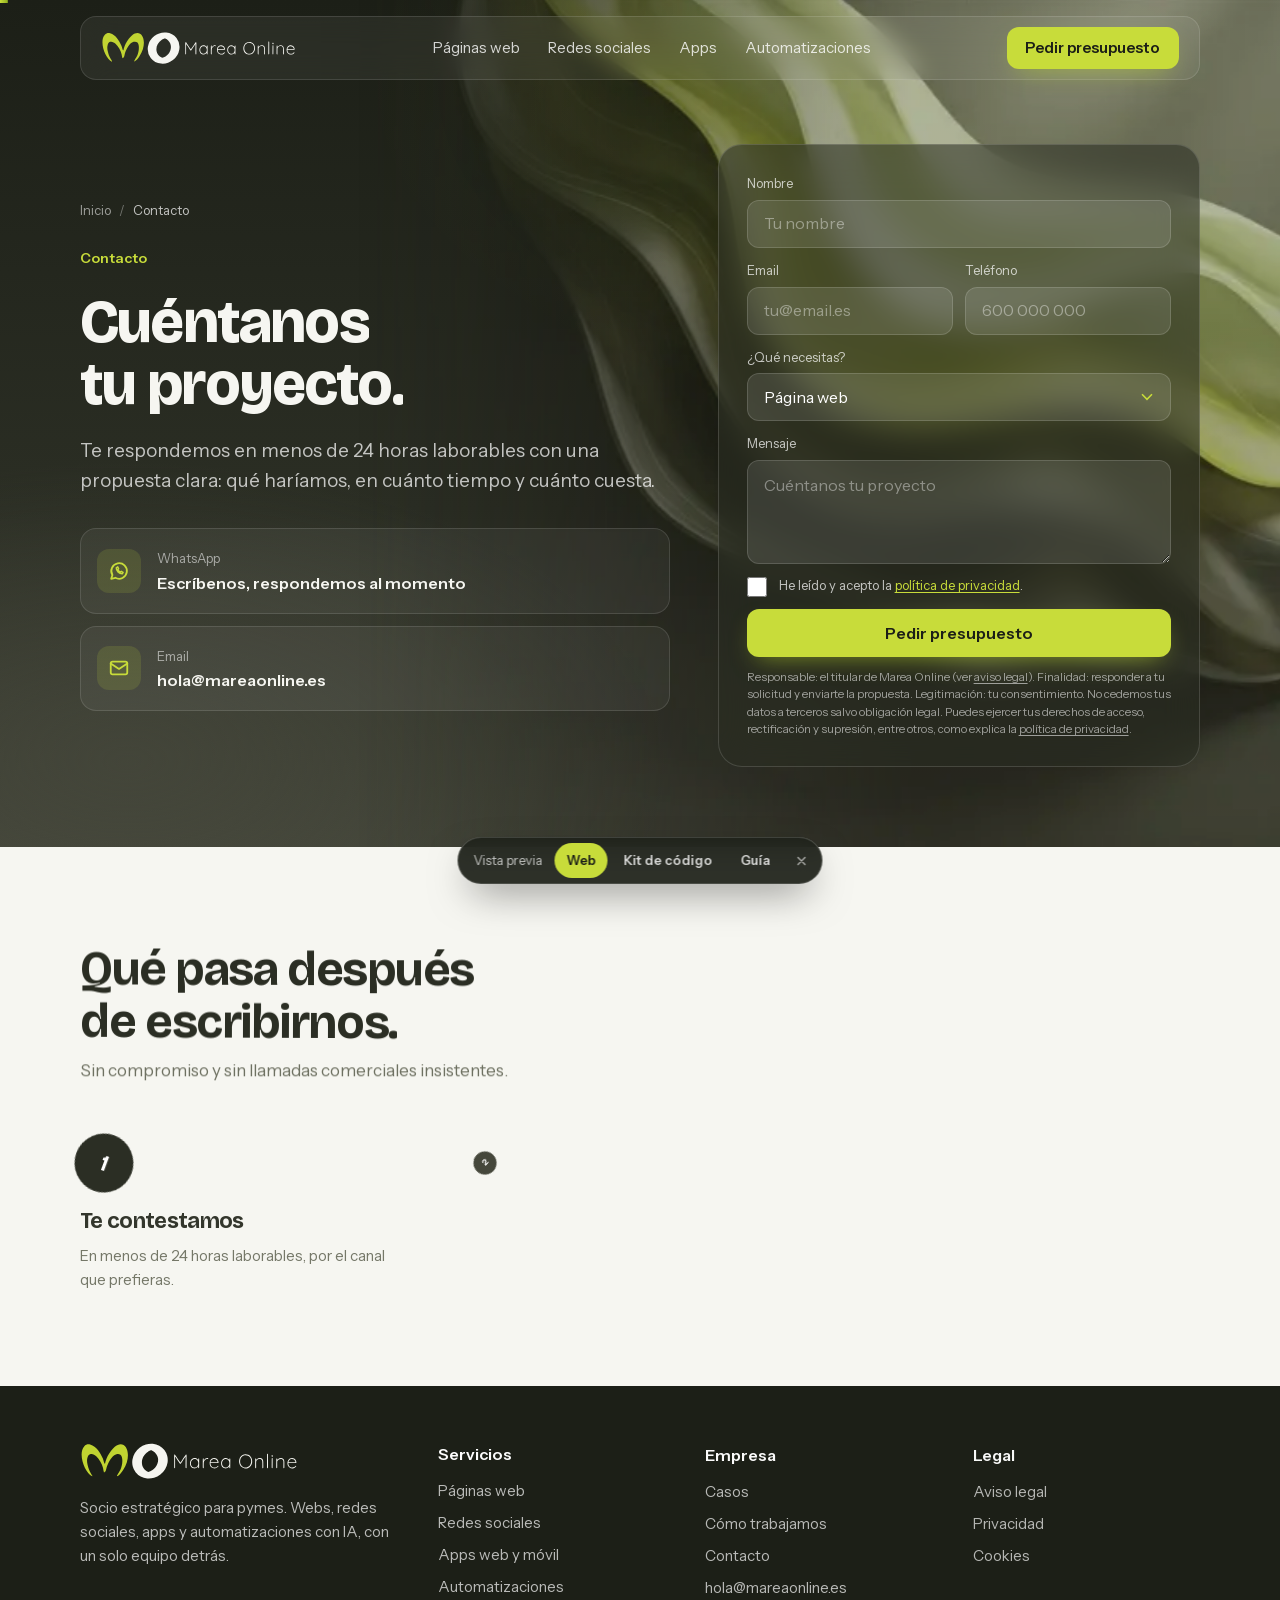
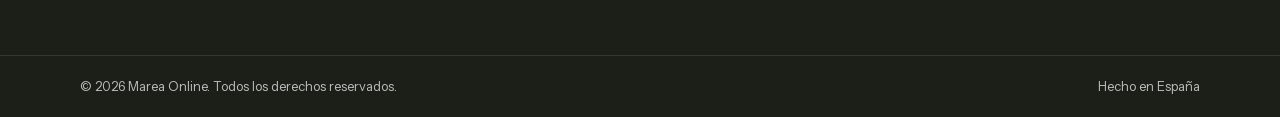
<file: contacto.html>
<!DOCTYPE html>
<html lang="es">
<head>
<meta charset="UTF-8">
<meta name="viewport" content="width=device-width, initial-scale=1">
<title>Contacto y presupuesto — Marea Online</title>
<meta name="description" content="Cuéntanos qué necesitas y te respondemos en menos de 24 horas con una propuesta clara.">
<meta name="robots" content="noindex, nofollow"> <!-- PRODUCCIÓN: borrar esta línea para que Google indexe la web -->
<link rel="canonical" href="https://vocai-git.github.io/marea-online-maqueta/contacto.html">
<meta name="theme-color" content="#1C1F17">
<link rel="icon" type="image/svg+xml" href="img/favicon.svg">
<link rel="icon" type="image/png" sizes="32x32" href="img/favicon-32.png">
<link rel="apple-touch-icon" href="img/apple-touch-icon.png">
<meta property="og:type" content="website">
<meta property="og:locale" content="es_ES">
<meta property="og:site_name" content="Marea Online">
<meta property="og:title" content="Contacto y presupuesto — Marea Online">
<meta property="og:description" content="Cuéntanos qué necesitas y te respondemos en menos de 24 horas con una propuesta clara.">
<meta property="og:url" content="https://vocai-git.github.io/marea-online-maqueta/contacto.html">
<meta property="og:image" content="https://vocai-git.github.io/marea-online-maqueta/img/og-image.jpg">
<link rel="preload" href="fonts/bricolage-grotesque-normal.woff2" as="font" type="font/woff2" crossorigin>
<link rel="preload" href="fonts/instrument-sans-normal.woff2" as="font" type="font/woff2" crossorigin>
<link rel="stylesheet" href="css/tokens.css">
<link rel="stylesheet" href="css/base.css">
<link rel="stylesheet" href="css/componentes.css">
<link rel="stylesheet" href="css/sistema.css"> <!-- SOLO VISTA PREVIA: no llevar a producción -->
<script>
/* Oculta el hero hasta que arranque la animación (máx. 3 s). Sin JS, con ?static o con "reducir movimiento" no hace nada. */
(function(){var q=new URLSearchParams(location.search);if(!q.has('static')&&!matchMedia('(prefers-reduced-motion: reduce)').matches){var r=document.documentElement;r.classList.add('preanim');setTimeout(function(){r.classList.remove('preanim')},3000);}})();
</script>
</head>
<body>
<a class="skip-link" href="#contenido">Saltar al contenido</a>
<div class="progress" aria-hidden="true"></div>
<!-- Logo e iconos: se definen una vez y se usan con <svg><use href="#..."/></svg> -->
<svg width="0" height="0" style="position:absolute" aria-hidden="true" focusable="false">
<symbol id="logo-h" viewBox="22 -1.5 3372.4 587.1"><path fill="#C1D432" d="M449.4 215.6C663.7 -175.1 880 136.4 688.7 430.7C664.5 468 638 509.6 596.3 527.2C596.8 524.6 592.4 522.2 593.4 519.7C598.7 505.7 636.3 448.8 648.3 422.1C672.8 367.5 697.4 240.1 646.1 194.8C630.2 180.7 604.9 180 585.6 186.1C507.2 210.5 456.9 319.1 433.3 390.5C427.2 409.1 427.5 428.8 418.7 446.7C412.7 458.9 403.4 462.3 392.5 468.3C383.3 446.4 383.6 423.2 377.8 399.3C361.7 332.9 321.4 265.8 272.6 218.4C248.8 195.4 212.1 173.6 178 185.7C154.5 194.1 145 214.9 138.2 237C126.7 274.2 130.1 307.3 138.3 344.5C151.1 402.6 162.5 430.5 191.1 483C197.8 495.4 206.8 506.3 212.6 519.3C214.8 524.5 209.4 527.4 209.4 528C94.1 475.8 -15.5 173.4 88.7 61.4C111.2 37.2 146.8 28.5 178.7 37.5C280.6 66.3 332.1 164.6 375.2 252.3C382 266.2 397.4 337.7 407.3 332.4C408.3 331.9 408.9 330.9 409.4 329.9C414 319.5 413.8 306.6 417.5 295.7C426.6 268.2 438 242.1 449.4 215.6Z"/><path fill="currentColor" fill-rule="evenodd" d="M880.97 464.43A281.35 262.39 142.25 0 1 1325.87 119.9A281.35 262.39 142.25 0 1 880.97 464.43ZM1131.8 126.8C1151.9 133.1 1167.3 146.9 1182.1 161.6C1288.9 267.9 1198.5 438.9 1078.2 460.7C941.8 402.8 950.4 225.1 1073.4 148C1091.1 136.9 1110.4 125.8 1131.8 126.8Z"/><path fill="currentColor" fill-rule="evenodd" transform="translate(1410.2 -775.1) scale(1.4277)" d="M1057.3 668C1059.7 669 1061.4 669.6 1061.9 672.6C1062.9 678 1062.1 723.7 1062.1 733.2C1062.1 752.3 1062.1 771.4 1062.1 790.5C1062.1 799.8 1062.4 809.2 1062.1 818.4C1061.9 822.8 1060.5 823.7 1056.7 824.8C1054.3 823.8 1052.6 823.2 1052.1 820.3C1051.3 815.4 1051.7 674.2 1052.2 672.1C1052.8 669.2 1054.9 668.8 1057.3 668ZM813.8 674.6C860.8 672.1 888.9 702.7 891.2 748.3C892.5 773.4 882.1 798.6 861.9 813.9C848.3 824.3 829.1 828.7 812.2 826.5C734.4 816.5 729.6 706.5 792.2 679.8C799.1 676.8 806.3 675.5 813.8 674.6ZM114 764C114.1 763.8 114.5 763.9 114.7 763.7C116.2 762.6 129.3 742.1 131.5 738.7C141.7 723.5 151.9 708.4 162.1 693.2C165.3 688.4 168.5 682.2 172.4 678.1C173.8 676.6 174.8 676.8 176.6 676.5C178.9 677.6 180.7 678.3 181.1 681.2C181.8 686.2 181.4 818.4 181 820.4C180.4 823.3 178.5 823.9 176.1 824.8C173.7 824.1 171.7 823.7 170.9 820.9C169.8 817 170.5 735.3 170.5 723.9C170.5 715.3 171.2 706.3 170.2 697.8C156.6 716.8 142.4 739.6 129.3 759.4C126.3 764.1 120.9 773.6 117.4 777.3C116.3 778.5 115.4 778.3 114 778.8C112.6 778.4 111.6 778.4 110.5 777.3C107.3 774.2 102.9 766.2 100.3 762.2C91.3 748.4 82.2 734.7 73.1 721C68 713.2 63.2 704.7 57.3 697.6C56.2 715.1 58.3 815.2 56.8 820.9C56 823.7 54 824.1 51.6 824.8C50.8 824.5 50.1 824.5 49.4 824C45.9 821.7 47 815.7 47 812.1C47 781.1 47 750.1 47 719C47 710.1 46.2 689.1 47.1 681.6C47.3 679.4 48.4 678.6 49.7 677C52.2 676.7 54.2 676.3 56.2 678.3C59.7 681.7 67.7 695.1 71 700C85.3 721.3 99.1 743.1 114 764ZM816.8 684.7C898.3 682.5 900.9 804.8 830.6 816C818 818 804.1 816.4 792.7 810.3C772.7 799.7 762 779.3 760.4 757.2C758.3 728.1 770.8 697.4 800.4 687.6C805.8 685.9 811.2 685.1 816.8 684.7ZM1113.6 686.8C1116.2 691.4 1116.2 693.9 1113.8 698.6C1109.2 701.4 1106.8 701.4 1102 699.1C1099.1 694.7 1099.1 692.1 1101.3 687.3C1105.9 684.1 1108.7 684 1113.6 686.8ZM307.1 738.6C307.2 734.5 306.2 724.4 307.7 721.2C308.4 719.8 309.4 719.4 310.4 718.4C313.2 718.4 315.6 718.4 316.9 721.4C317.5 723.1 318 817.2 317 820.8C316.3 823.7 314.4 824.1 311.9 824.8C310.6 824.2 309.5 824.2 308.5 823C306.2 820.3 307.3 807.8 307 803.6C304.2 807.4 301.5 811.4 298 814.7C287.8 824.4 272.9 828.8 259 826.4C213 818.3 204 750.1 239.3 724.1C246.9 718.5 255.7 715.4 265.2 715.1C278.9 714.7 292.1 720 301.2 730.5C303.3 733 305.1 736.1 307.1 738.6ZM414.5 724.8C413.7 725.1 413.3 725.6 412.4 725.8C407.6 726.4 403 720.8 391.7 726.7C379.8 732.9 370.7 746 367.9 759C365.9 768.3 367 800.8 367 812.3C367 815.4 367.7 819.7 366 822.5C364.9 824 363.7 824.2 362.1 824.8C359.6 824 357.7 823.6 357.1 820.7C356.2 817 356.4 724.5 357.1 722.1C357.9 719.6 359.7 719.2 361.8 718.4C363.4 718.9 364.7 718.9 365.8 720.4C368.1 723.4 366.9 738.5 367.3 743.1C369.2 739.9 370.9 736.3 373.1 733.2C380.9 722 393.4 714.1 407.4 715.1C410.2 715.4 414.3 716 415.6 718.9C416.6 721.1 415.4 722.8 414.5 724.8ZM525.8 767.4C524.6 768.1 523.9 768.9 522.4 769.1C517.1 770.1 509.6 769.3 504.1 769.3C483 769.3 461.5 768.5 440.4 769.5C439.7 777 441.3 784.8 444.2 791.9C453.4 814.1 481.5 824 502.9 813C511.9 808.3 515.4 801.8 518.7 799.8C521 798.4 522.3 799.5 524.4 800.5C524.6 801.3 525.1 801.7 525.3 802.6C525.7 806.7 521.1 810.3 518.4 812.7C506.1 824.3 490.3 829 473.8 826C440.7 820.2 426.9 791.7 430.9 760.5C438.2 704.6 511 700.1 524.9 748.9C526.2 753.3 528 760.8 526.9 765.3C526.7 766.2 526.2 766.7 525.8 767.4ZM644 738.2C644.1 733.7 642.5 721 647 718.8C648.4 718.1 649.4 718.4 650.8 718.4C652.4 719.7 653.7 720.3 654.1 722.5C654.9 726.8 654.5 819.3 653.9 821.2C653 823.7 651.3 824 649.2 824.8C647.9 824.4 646.8 824.4 645.7 823.3C642.8 820.3 644.1 808.3 643.9 803.9C641 807.4 638.4 811.4 635 814.6C624.5 824.7 608.7 829.1 594.5 826.1C549.7 816.5 541.3 749.8 576.3 724.1C583.6 718.7 592.2 715.5 601.3 715.1C612.6 714.7 623.6 717.8 632.5 725C635.4 727.3 637.9 730 640.1 733C640.9 734.1 642.6 737.7 643.5 738.3C643.6 738.4 643.9 738.1 644 738.2ZM1006.2 824.8C1004.4 824.2 1002.8 824.1 1001.8 822.1C1000.3 819.1 1001.1 812.9 1001.1 809.5C1001.1 797.6 1001.1 785.6 1001.1 773.7C1001.1 751.2 1002.7 725.1 972.2 724.7C960.1 724.6 948.5 730.1 940.8 739.3C937.9 742.7 935.7 746.8 934.8 751.2C932.1 763.2 936 816.2 933.4 821.8C932.4 824.2 930.5 824.3 928.4 824.8C926.3 823.7 924.8 823.3 924.2 820.7C923.3 817.2 923.5 724.7 924.2 722.2C925.2 719 927.6 718.8 930.3 718.6C931.2 719.2 932.1 719.3 932.8 720.3C935.1 723.3 934 732 934.2 735.9C936.5 733.5 938.6 730.7 941.1 728.4C951 719.3 963.9 714.4 977.4 715.2C1016.8 717.7 1011.3 758.1 1011.3 786.3C1011.3 792.8 1012.1 815.7 1011.1 820.4C1010.5 823.3 1008.6 823.9 1006.2 824.8ZM1107.7 715.3C1109.9 716.2 1111.6 716.5 1112.3 719C1113 721.6 1113.1 817.9 1112.3 820.9C1111.6 823.8 1109.6 824.1 1107.1 824.8C1105 823.8 1103.5 823.3 1102.9 820.7C1102 816.9 1102.4 721 1103.1 718.9C1103.9 716.4 1105.6 716.1 1107.7 715.3ZM1234.4 824.8C1232.5 824.2 1231 824.1 1230 822.1C1227.6 817.4 1230.2 762.6 1228.9 751.5C1228.4 747.3 1227.4 743.1 1225.6 739.2C1214.2 714.6 1175.2 724.1 1165 745.2C1163.9 747.6 1163 750.1 1162.6 752.7C1161 764.3 1163.9 816.6 1161.6 821.7C1160.7 823.8 1159.2 824 1157.4 824.8C1154.9 824.1 1153 823.7 1152.3 820.8C1151.6 817.5 1151.6 724.8 1152.4 722.3C1153.1 719.4 1155.2 719.1 1157.6 718.4C1158.6 718.9 1159.5 718.9 1160.4 719.7C1163.4 722.4 1162.2 731.7 1162.5 735.7C1164.7 733.4 1166.8 730.7 1169.3 728.5C1179.1 719.5 1191.4 714.7 1204.7 715.1C1212.1 715.4 1219.6 717.5 1225.5 722C1238.9 732.3 1239.4 749.4 1239.4 764.8C1239.4 771.7 1239.4 778.6 1239.4 785.5C1239.4 792.4 1240.2 815.3 1239.2 820.4C1238.6 823.3 1236.8 823.9 1234.4 824.8ZM1368.1 767.4C1366.9 768.1 1366.2 768.9 1364.7 769.1C1359.4 770.1 1351.9 769.3 1346.4 769.3C1325.2 769.3 1303.8 768.5 1282.7 769.5C1281.9 776.9 1283.5 784.8 1286.5 791.8C1295.9 814.5 1324.4 824.1 1345.9 812.6C1354 808.2 1357.7 801.8 1360.9 799.8C1363.3 798.5 1364.6 799.5 1366.7 800.5C1366.9 801.3 1367.4 801.7 1367.5 802.6C1368 806.7 1363.4 810.3 1360.7 812.8C1354.8 818.3 1347.5 823 1339.7 825.2C1313.8 832.6 1284.8 818.1 1275.8 792.7C1272.1 782.4 1271.9 771.3 1273.2 760.5C1274.2 752.6 1277 745 1281.2 738.2C1303 703.4 1355.7 708.8 1367.2 748.9C1368.6 753.7 1370.3 760.3 1369.2 765.3C1369 766.2 1368.5 766.6 1368.1 767.4ZM264.2 725C269 724.7 273.7 724.7 278.4 726C298.6 731.6 308.6 753.3 307.9 772.9C307.3 787.9 301 803.2 288 811.7C280.8 816.4 272.1 817.9 263.6 817.1C219.6 812.8 215.3 740.5 255.6 726.6C258.4 725.7 261.3 725.4 264.2 725ZM601.2 725C656.7 722.7 657.9 807 613.2 816.5C605.5 818.1 597 817.5 589.8 814.4C576.5 808.7 567.9 794.8 565.6 780.9C562 759.3 570.3 734.4 592.6 726.6C595.4 725.7 598.3 725.4 601.2 725ZM516.3 759.8C502.8 760.3 489.2 759.9 475.7 759.9C464.3 759.9 452.8 760.4 441.4 759.8C441.4 759.5 441.2 759.3 441.2 759.1C440.9 754.9 445.6 745.7 447.9 742.3C468.8 710.1 518 727.6 516.3 759.8ZM1358.6 759.8C1346.4 760.4 1334.1 759.9 1321.9 759.9C1309.2 759.9 1296.4 760.4 1283.7 759.8C1284.3 753.1 1287.1 746.5 1291.1 740.9C1308.9 716 1348.9 721.6 1357.7 751.4C1358.3 753.4 1359.5 757 1358.9 759.1C1358.9 759.4 1358.6 759.5 1358.6 759.8Z"/></symbol>
<symbol id="i-menu" viewBox="0 0 24 24"><g fill="none" stroke="currentColor" stroke-width="2" stroke-linecap="round"><path d="M4 7h16M4 12h16M4 17h16"/></g></symbol>
<symbol id="i-close" viewBox="0 0 24 24"><g fill="none" stroke="currentColor" stroke-width="2" stroke-linecap="round"><path d="M6 6l12 12M18 6 6 18"/></g></symbol>
<symbol id="i-arrow" viewBox="0 0 24 24"><g fill="none" stroke="currentColor" stroke-width="2.2" stroke-linecap="round" stroke-linejoin="round"><path d="M5 12h14M13 6l6 6-6 6"/></g></symbol>
<symbol id="i-arrow-down" viewBox="0 0 24 24"><g fill="none" stroke="currentColor" stroke-width="2.2" stroke-linecap="round" stroke-linejoin="round"><path d="M12 5v14M6 13l6 6 6-6"/></g></symbol>
<symbol id="i-check" viewBox="0 0 24 24"><g fill="none" stroke="currentColor" stroke-width="2.2" stroke-linecap="round" stroke-linejoin="round"><path d="M20 6 9 17l-5-5"/></g></symbol>
<symbol id="i-web" viewBox="0 0 24 24"><g fill="none" stroke="currentColor" stroke-width="2" stroke-linecap="round"><circle cx="12" cy="12" r="9"/><path d="M3 12h18M12 3a14 14 0 0 1 0 18M12 3a14 14 0 0 0 0 18"/></g></symbol>
<symbol id="i-social" viewBox="0 0 24 24"><g fill="none" stroke="currentColor" stroke-width="2"><rect x="3" y="3" width="18" height="18" rx="5"/><circle cx="12" cy="12" r="4"/><circle cx="17.5" cy="6.5" r=".6" fill="currentColor"/></g></symbol>
<symbol id="i-app" viewBox="0 0 24 24"><g fill="none" stroke="currentColor" stroke-width="2" stroke-linecap="round"><rect x="6" y="2" width="12" height="20" rx="2.5"/><path d="M10 18h4"/></g></symbol>
<symbol id="i-bot" viewBox="0 0 24 24"><g fill="none" stroke="currentColor" stroke-width="2" stroke-linecap="round"><path d="M12 3v3M5 8h14a2 2 0 0 1 2 2v7a2 2 0 0 1-2 2H5a2 2 0 0 1-2-2v-7a2 2 0 0 1 2-2Z"/><path d="M9 13h.01M15 13h.01"/></g></symbol>
<symbol id="i-play" viewBox="0 0 24 24"><path fill="currentColor" d="M8 5v14l11-7z"/></symbol>
<symbol id="i-carousel" viewBox="0 0 24 24"><g fill="none" stroke="currentColor" stroke-width="2"><rect x="3" y="5" width="12" height="14" rx="2"/><path d="M19 8v10a2 2 0 0 1-2 2"/></g></symbol>
<symbol id="i-calendar" viewBox="0 0 24 24"><g fill="none" stroke="currentColor" stroke-width="2" stroke-linecap="round"><rect x="3" y="5" width="18" height="16" rx="2"/><path d="M3 10h18M8 3v4M16 3v4"/></g></symbol>
<symbol id="i-message" viewBox="0 0 24 24"><g fill="none" stroke="currentColor" stroke-width="2" stroke-linejoin="round"><path d="M4 4h16v12H7l-3 3z"/></g></symbol>
<symbol id="i-whatsapp" viewBox="0 0 24 24"><g fill="none" stroke="currentColor" stroke-width="2" stroke-linecap="round" stroke-linejoin="round"><path d="M3.5 20.5l1.3-4.2A8.5 8.5 0 1 1 8 19.4z"/><path d="M9 8.5c0 3.5 3 6.5 6.5 6.5l1-1.6-2-1-1 .9a5 5 0 0 1-2.8-2.8l.9-1-1-2z" stroke-width="1.6"/></g></symbol>
<symbol id="i-telegram" viewBox="0 0 24 24"><g fill="none" stroke="currentColor" stroke-width="2" stroke-linecap="round" stroke-linejoin="round"><path d="M21 4 3 11l6 2.5M21 4l-4 16-8-6.5M21 4 9 13.5V19l3-3"/></g></symbol>
<symbol id="i-mail" viewBox="0 0 24 24"><g fill="none" stroke="currentColor" stroke-width="2" stroke-linecap="round" stroke-linejoin="round"><rect x="3" y="5" width="18" height="14" rx="2"/><path d="m3 7 9 6 9-6"/></g></symbol>
<symbol id="i-phone" viewBox="0 0 24 24"><g fill="none" stroke="currentColor" stroke-width="2" stroke-linejoin="round"><path d="M5 4h4l2 5-2.5 1.5a11 11 0 0 0 5 5L15 13l5 2v4a2 2 0 0 1-2 2A16 16 0 0 1 3 6a2 2 0 0 1 2-2"/></g></symbol>
<symbol id="i-seal" viewBox="0 0 24 24"><path fill="currentColor" d="M12 1.6l2.3 2 3-.5 1 2.9 2.7 1.4-.6 3 1.9 2.3-1.9 2.3.6 3-2.7 1.4-1 2.9-3-.5-2.3 2-2.3-2-3 .5-1-2.9L3 18.4l.6-3L1.7 12l1.9-2.3-.6-3L5.7 5.3l1-2.9 3 .5z"/><path d="M8.2 12.3l2.6 2.6 5-5.2" fill="none" stroke="#1C1F17" stroke-width="2.2" stroke-linecap="round" stroke-linejoin="round"/></symbol>
<symbol id="i-food" viewBox="0 0 24 24"><g fill="none" stroke="currentColor" stroke-width="1.8" stroke-linecap="round" stroke-linejoin="round"><path d="M7 3v8a2 2 0 0 0 2 2v8M5 3v5M9 3v5M17 3c-2 1-3 3-3 6v3h3v9"/></g></symbol>
<symbol id="i-health" viewBox="0 0 24 24"><g fill="none" stroke="currentColor" stroke-width="1.8" stroke-linecap="round"><path d="M12 8v8M8 12h8"/><rect x="3" y="3" width="18" height="18" rx="5"/></g></symbol>
<symbol id="i-sport" viewBox="0 0 24 24"><g fill="none" stroke="currentColor" stroke-width="1.8" stroke-linecap="round"><path d="M6 8v8M18 8v8M3 10v4M21 10v4M6 12h12"/></g></symbol>
<symbol id="i-briefcase" viewBox="0 0 24 24"><g fill="none" stroke="currentColor" stroke-width="1.8" stroke-linecap="round"><rect x="3" y="7" width="18" height="13" rx="2"/><path d="M9 7V5a2 2 0 0 1 2-2h2a2 2 0 0 1 2 2v2M3 12h18"/></g></symbol>
<symbol id="i-chart" viewBox="0 0 24 24"><g fill="none" stroke="currentColor" stroke-width="2" stroke-linecap="round"><path d="M4 20V10M10 20V4M16 20v-7M22 20H2"/></g></symbol>
<symbol id="i-search" viewBox="0 0 24 24"><g fill="none" stroke="currentColor" stroke-width="2" stroke-linecap="round"><circle cx="11" cy="11" r="7"/><path d="m20 20-4-4"/></g></symbol>
<symbol id="i-bolt" viewBox="0 0 24 24"><g fill="none" stroke="currentColor" stroke-width="2" stroke-linejoin="round"><path d="M13 2 4 14h7l-1 8 9-12h-7z"/></g></symbol>
<symbol id="i-lock" viewBox="0 0 24 24"><g fill="none" stroke="currentColor" stroke-width="2" stroke-linecap="round"><rect x="4" y="10" width="16" height="11" rx="2"/><path d="M8 10V7a4 4 0 0 1 8 0v3"/></g></symbol>
<symbol id="i-pen" viewBox="0 0 24 24"><g fill="none" stroke="currentColor" stroke-width="2" stroke-linecap="round" stroke-linejoin="round"><path d="M12 20h9M16.5 3.5a2.1 2.1 0 0 1 3 3L7 19l-4 1 1-4z"/></g></symbol>
<symbol id="i-users" viewBox="0 0 24 24"><g fill="none" stroke="currentColor" stroke-width="2" stroke-linecap="round"><circle cx="9" cy="8" r="3.5"/><path d="M2.5 20a6.5 6.5 0 0 1 13 0M16 4.5a3.5 3.5 0 0 1 0 7M18 14.5a6.5 6.5 0 0 1 3.5 5.5"/></g></symbol>
<symbol id="i-clock" viewBox="0 0 24 24"><g fill="none" stroke="currentColor" stroke-width="2" stroke-linecap="round"><circle cx="12" cy="12" r="9"/><path d="M12 7v5l3 2"/></g></symbol>
<symbol id="i-mic" viewBox="0 0 24 24"><g fill="none" stroke="currentColor" stroke-width="2" stroke-linecap="round"><rect x="9" y="3" width="6" height="11" rx="3"/><path d="M5 11a7 7 0 0 0 14 0M12 18v3"/></g></symbol>
<symbol id="i-repeat" viewBox="0 0 24 24"><g fill="none" stroke="currentColor" stroke-width="2" stroke-linecap="round" stroke-linejoin="round"><path d="M17 2l4 4-4 4"/><path d="M3 11V9a3 3 0 0 1 3-3h15M7 22l-4-4 4-4"/><path d="M21 13v2a3 3 0 0 1-3 3H3"/></g></symbol>
<symbol id="i-doc" viewBox="0 0 24 24"><g fill="none" stroke="currentColor" stroke-width="2" stroke-linecap="round" stroke-linejoin="round"><path d="M14 3H6a2 2 0 0 0-2 2v14a2 2 0 0 0 2 2h12a2 2 0 0 0 2-2V9z"/><path d="M14 3v6h6M8 13h8M8 17h5"/></g></symbol>
<symbol id="i-target" viewBox="0 0 24 24"><g fill="none" stroke="currentColor" stroke-width="2"><circle cx="12" cy="12" r="9"/><circle cx="12" cy="12" r="5"/><circle cx="12" cy="12" r="1" fill="currentColor"/></g></symbol>
<symbol id="i-spark" viewBox="0 0 24 24"><g fill="none" stroke="currentColor" stroke-width="2" stroke-linejoin="round"><path d="M12 3l1.8 5.2L19 10l-5.2 1.8L12 17l-1.8-5.2L5 10l5.2-1.8z"/><path d="M19 16l.7 2.3L22 19l-2.3.7L19 22l-.7-2.3L16 19l2.3-.7z"/></g></symbol>
<symbol id="i-gear" viewBox="0 0 24 24"><g fill="none" stroke="currentColor" stroke-width="2" stroke-linecap="round"><circle cx="12" cy="12" r="3"/><path d="M12 2v3M12 19v3M4.2 4.2l2.1 2.1M17.7 17.7l2.1 2.1M2 12h3M19 12h3M4.2 19.8l2.1-2.1M17.7 6.3l2.1-2.1"/></g></symbol>
<symbol id="i-cart" viewBox="0 0 24 24"><g fill="none" stroke="currentColor" stroke-width="2" stroke-linecap="round" stroke-linejoin="round"><path d="M3 4h2l2.4 11h10.8L21 7H6.2"/><circle cx="9" cy="20" r="1.3"/><circle cx="17" cy="20" r="1.3"/></g></symbol>
<symbol id="i-layers" viewBox="0 0 24 24"><g fill="none" stroke="currentColor" stroke-width="2" stroke-linejoin="round"><path d="m12 3 9 5-9 5-9-5z"/><path d="m3 13 9 5 9-5"/></g></symbol>
<symbol id="i-plug" viewBox="0 0 24 24"><g fill="none" stroke="currentColor" stroke-width="2" stroke-linecap="round"><path d="M9 2v5M15 2v5M6 7h12v4a6 6 0 0 1-12 0zM12 17v5"/></g></symbol>
<symbol id="i-support" viewBox="0 0 24 24"><g fill="none" stroke="currentColor" stroke-width="2" stroke-linecap="round"><path d="M4 14v-2a8 8 0 0 1 16 0v2"/><rect x="3" y="13" width="4" height="6" rx="1.5"/><rect x="17" y="13" width="4" height="6" rx="1.5"/><path d="M19 19a3 3 0 0 1-3 3h-3"/></g></symbol>
<symbol id="i-video" viewBox="0 0 24 24"><g fill="none" stroke="currentColor" stroke-width="2" stroke-linejoin="round"><rect x="2" y="6" width="14" height="12" rx="2"/><path d="m16 10 6-3v10l-6-3z"/></g></symbol>
<symbol id="i-inbox" viewBox="0 0 24 24"><g fill="none" stroke="currentColor" stroke-width="2" stroke-linecap="round" stroke-linejoin="round"><path d="M3 13h5l1.5 3h5L16 13h5"/><path d="M5 5h14l2 8v6H3v-6z"/></g></symbol>
<symbol id="i-euro" viewBox="0 0 24 24"><g fill="none" stroke="currentColor" stroke-width="2" stroke-linecap="round"><path d="M17 6.5A7 7 0 1 0 17 17.5M4 10h9M4 14h9"/></g></symbol>
</svg>

<!-- CABECERA -->
<header class="site-header">
  <div class="container">
    <nav class="nav glass" data-hero aria-label="Principal">
      <a href="index.html" aria-label="Marea Online, inicio"><svg class="logo" role="img" aria-label="Marea Online"><use href="#logo-h"/></svg></a>
      <div class="nav__links">
        <a class="nav__link" href="webs.html">Páginas web</a>
        <a class="nav__link" href="redes-sociales.html">Redes sociales</a>
        <a class="nav__link" href="apps.html">Apps</a>
        <a class="nav__link" href="automatizaciones.html">Automatizaciones</a>
      </div>
      <div class="nav__actions">
        <a href="contacto.html" class="btn btn--lima btn--sm">Pedir presupuesto</a>
        <button type="button" class="nav__toggle" data-menu-open aria-label="Abrir menú" aria-expanded="false" aria-controls="mobileMenu"><svg><use href="#i-menu"/></svg></button>
      </div>
    </nav>
  </div>
</header>

<!-- MENÚ MÓVIL -->
<div id="mobileMenu" class="mobile-menu" role="dialog" aria-modal="true" aria-label="Menú" aria-hidden="true">
  <div class="mobile-menu__bg"></div>
  <div class="mobile-menu__inner">
    <div class="mobile-menu__bar glass">
      <a href="index.html" aria-label="Marea Online, inicio"><svg class="logo" role="img" aria-label="Marea Online"><use href="#logo-h"/></svg></a>
      <button type="button" class="nav__toggle" data-menu-close aria-label="Cerrar menú"><svg><use href="#i-close"/></svg></button>
    </div>
    <nav class="mobile-menu__nav" aria-label="Secciones">
      <a class="mm-link" href="webs.html"><span>01</span>Páginas web</a>
      <a class="mm-link" href="redes-sociales.html"><span>02</span>Redes sociales</a>
      <a class="mm-link" href="apps.html"><span>03</span>Apps web y móvil</a>
      <a class="mm-link" href="automatizaciones.html"><span>04</span>Automatizaciones</a>
      <a class="mm-link" href="index.html#casos"><span>→</span>Casos</a>
      <a class="mm-link" href="index.html#proceso"><span>→</span>Cómo trabajamos</a>
      <a class="mm-link" href="contacto.html" aria-current="page"><span>→</span>Contacto</a>
    </nav>
    <div class="mobile-menu__cta">
      <a href="contacto.html" class="btn btn--lima">Pedir presupuesto</a>
      <a href="#" data-whatsapp class="btn btn--ghost-dark"><svg><use href="#i-whatsapp"/></svg>Escribir por WhatsApp</a>
      <p>Socio estratégico para pymes</p>
    </div>
  </div>
</div>

<main id="contenido">
<!-- HERO DE PÁGINA CON FORMULARIO -->
<section class="page-hero sea" data-dark-top>
  <img class="sea-img" src="img/marea-1920.webp" srcset="img/marea-960.webp 960w, img/marea-1920.webp 1920w" sizes="(min-width: 1024px) 72vw, 100vw" alt="" aria-hidden="true">
  <div class="container page-hero__grid">
    <div data-hero>
      <ol class="crumbs" aria-label="Estás en"><li><a href="index.html">Inicio</a></li><li aria-current="page">Contacto</li></ol>
      <span class="kicker kicker--on-dark">Contacto</span>
      <h1 class="h1">Cuéntanos tu proyecto.</h1>
      <p class="lead">Te respondemos en menos de 24 horas laborables con una propuesta clara: qué haríamos, en cuánto tiempo y cuánto cuesta.</p>
      <div class="channels" data-anim="stagger">
        <a class="channel" href="#" data-whatsapp><span class="channel__icon"><svg><use href="#i-whatsapp"/></svg></span><span><span class="channel__label">WhatsApp</span><br><span class="channel__value">Escríbenos, respondemos al momento</span></span></a>
        <a class="channel" href="#" data-email><span class="channel__icon"><svg><use href="#i-mail"/></svg></span><span><span class="channel__label">Email</span><br><span class="channel__value" data-email data-fill>hola@mareaonline.es</span></span></a>
        <div data-optional><a class="channel" href="#" data-phone><span class="channel__icon"><svg><use href="#i-phone"/></svg></span><span><span class="channel__label">Teléfono</span><br><span class="channel__value" data-phone data-fill></span></span></a></div>
      </div>
    </div>
    <div data-hero>
      <!-- Formulario: lo gestiona js/main.js. Destino del envío en js/config.js → formEndpoint -->
      <form id="formulario" class="form glass-strong" data-lead-form novalidate>
        <label class="field" for="f-nombre">Nombre
          <input class="input" id="f-nombre" name="nombre" autocomplete="name" placeholder="Tu nombre" required>
        </label>
        <div class="form__row">
          <label class="field" for="f-email">Email
            <input class="input" id="f-email" name="email" type="email" autocomplete="email" inputmode="email" placeholder="tu@email.es" required>
          </label>
          <label class="field" for="f-telefono">Teléfono
            <input class="input" id="f-telefono" name="telefono" type="tel" autocomplete="tel" inputmode="tel" placeholder="600 000 000">
          </label>
        </div>
        <label class="field" for="f-servicio">¿Qué necesitas?
          <select class="input" id="f-servicio" name="servicio">
            <option value="web">Página web</option>
            <option value="web-ia">Web con IA y panel de datos</option>
            <option value="redes-presencia">Redes sociales · Pack Presencia</option>
            <option value="redes-marca">Redes sociales · Pack Marca</option>
            <option value="app">App web o móvil</option>
            <option value="automatizacion">Automatización con IA</option>
            <option value="otro">Otro / aún no lo sé</option>
          </select>
        </label>
        <label class="field" for="f-mensaje">Mensaje
          <textarea class="input" id="f-mensaje" name="mensaje" rows="3" placeholder="Cuéntanos tu proyecto"></textarea>
        </label>
        <div class="form__hp" aria-hidden="true"><label>No rellenar<input name="web" tabindex="-1" autocomplete="off"></label></div>
        <label class="consent" for="f-consent">
          <input type="checkbox" id="f-consent" name="consentimiento" value="si" required>
          <span>He leído y acepto la <a href="privacidad.html">política de privacidad</a>.</span>
        </label>
        <button type="submit" class="btn btn--lima btn--block">Pedir presupuesto</button>
        <p class="form__status" role="status" aria-live="polite" hidden></p>
        <p class="form__legal">Responsable: el titular de Marea Online (ver <a href="aviso-legal.html">aviso legal</a>). Finalidad: responder a tu solicitud y enviarte la propuesta. Legitimación: tu consentimiento. No cedemos tus datos a terceros salvo obligación legal. Puedes ejercer tus derechos de acceso, rectificación y supresión, entre otros, como explica la <a href="privacidad.html">política de privacidad</a>.</p>
      </form>
    </div>
  </div>
</section>

<!-- QUÉ PASA DESPUÉS -->
<section class="section">
  <div class="container">
    <div class="section-head">
      <h2 class="h2">Qué pasa después de escribirnos.</h2>
      <p class="lead">Sin compromiso y sin llamadas comerciales insistentes.</p>
    </div>
    <div class="steps-wrap">
      <ol class="steps steps--3">
        <li class="step"><div class="step__num">1</div><h3 class="h4">Te contestamos</h3><p>En menos de 24 horas laborables, por el canal que prefieras.</p></li>
        <li class="step"><div class="step__num">2</div><h3 class="h4">Hablamos 30 minutos</h3><p>Entendemos tu negocio y lo que necesitas. Sin tecnicismos.</p></li>
        <li class="step"><div class="step__num">3</div><h3 class="h4">Recibes la propuesta</h3><p>Alcance, plazos y presupuesto cerrado. Tú decides con calma.</p></li>
      </ol>
    </div>
  </div>
</section>
</main>

<!-- PIE -->
<footer class="site-footer">
  <div class="container site-footer__grid">
    <div>
      <svg class="logo logo--lg" role="img" aria-label="Marea Online"><use href="#logo-h"/></svg>
      <p class="site-footer__about">Socio estratégico para pymes. Webs, redes sociales, apps y automatizaciones con IA, con un solo equipo detrás.</p>
    </div>
    <div>
      <p class="site-footer__title">Servicios</p>
      <ul><li><a href="webs.html">Páginas web</a></li><li><a href="redes-sociales.html">Redes sociales</a></li><li><a href="apps.html">Apps web y móvil</a></li><li><a href="automatizaciones.html">Automatizaciones</a></li></ul>
    </div>
    <div>
      <p class="site-footer__title">Empresa</p>
      <ul><li><a href="index.html#casos">Casos</a></li><li><a href="index.html#proceso">Cómo trabajamos</a></li><li><a href="contacto.html">Contacto</a></li><li><a href="#" data-email data-fill>hola@mareaonline.es</a></li></ul>
    </div>
    <div>
      <p class="site-footer__title">Legal</p>
      <ul><li><a href="aviso-legal.html">Aviso legal</a></li><li><a href="privacidad.html">Privacidad</a></li><li><a href="cookies.html">Cookies</a></li></ul>
    </div>
  </div>
  <div class="site-footer__bottom"><div class="container"><span>© <span data-year>2026</span> Marea Online. Todos los derechos reservados.</span><span>Hecho en España</span></div></div>
</footer>

<script src="js/config.js"></script>
<script src="js/main.js"></script>
<script src="js/vendor/gsap.min.js"></script>
<script src="js/vendor/ScrollTrigger.min.js"></script>
<script src="js/animaciones.js"></script>
<script src="js/sistema.js"></script> <!-- SOLO VISTA PREVIA: no llevar a producción -->
</body>
</html>
</file>
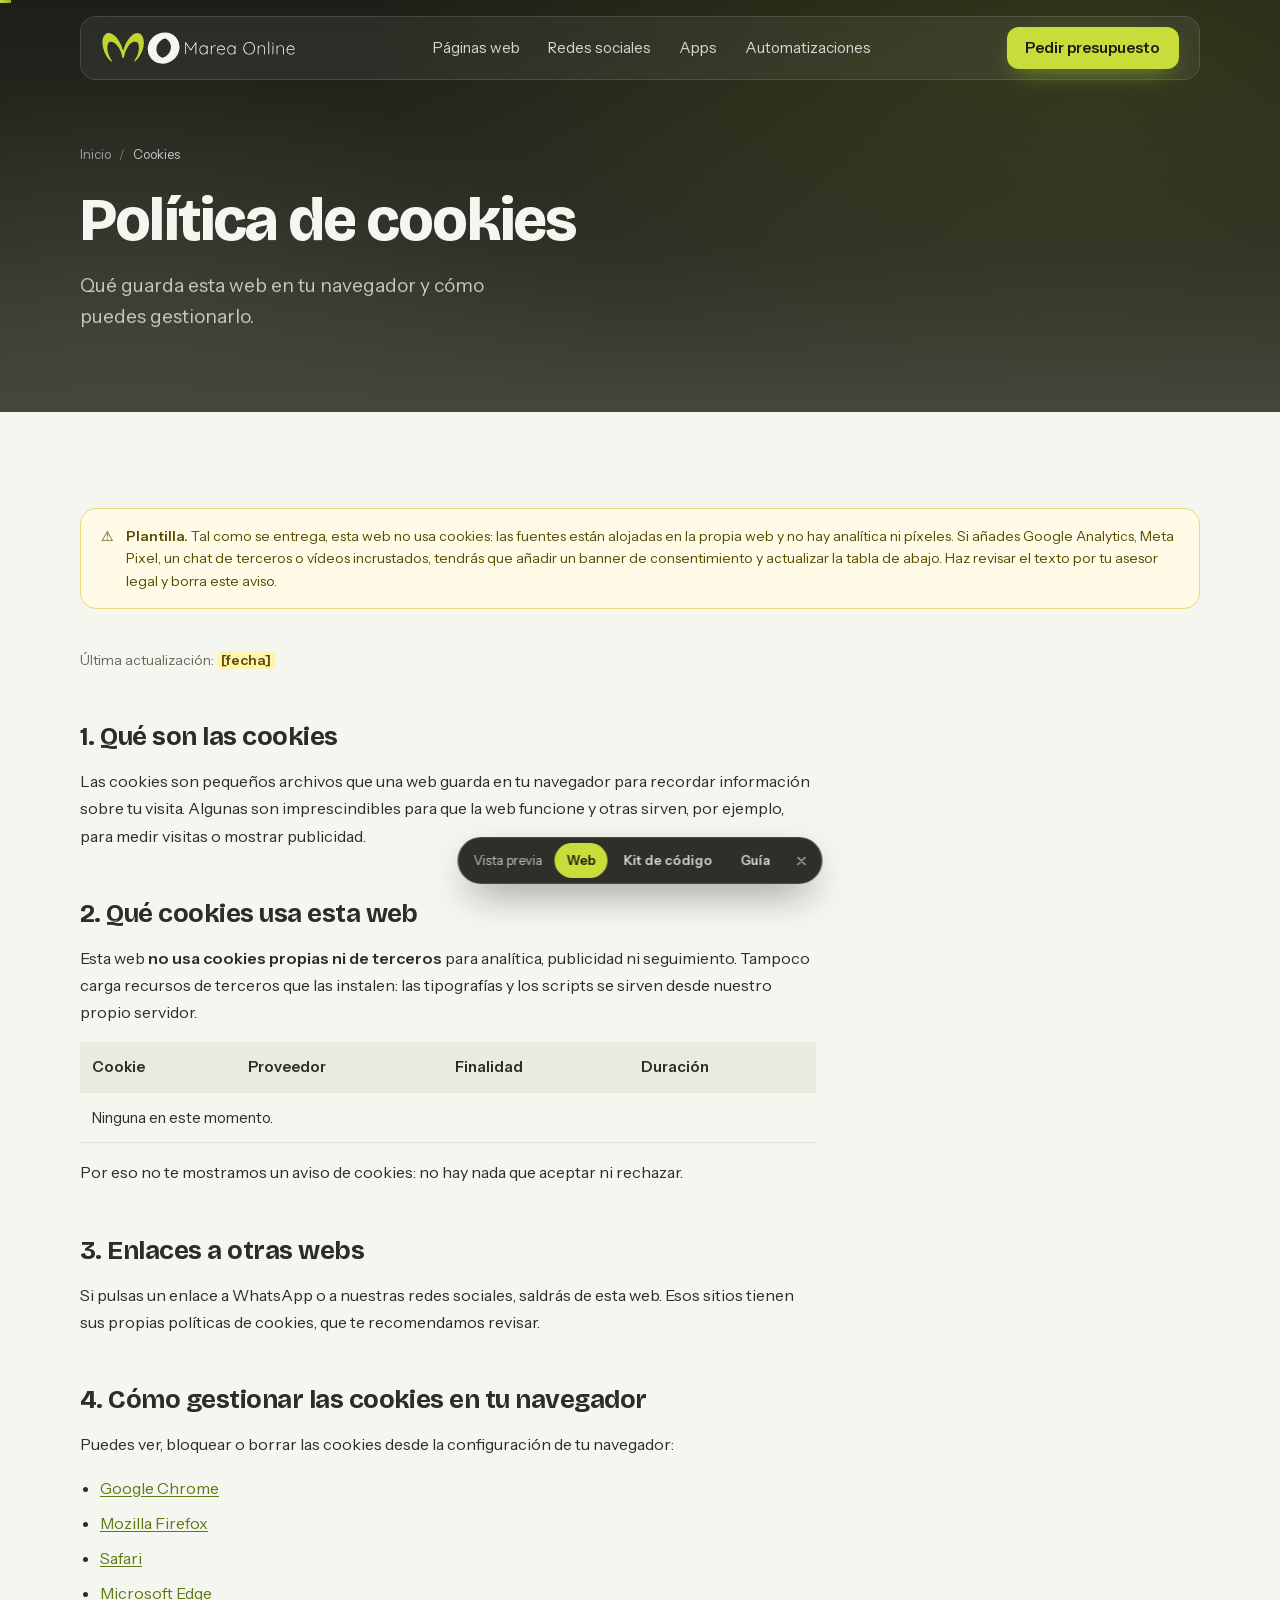
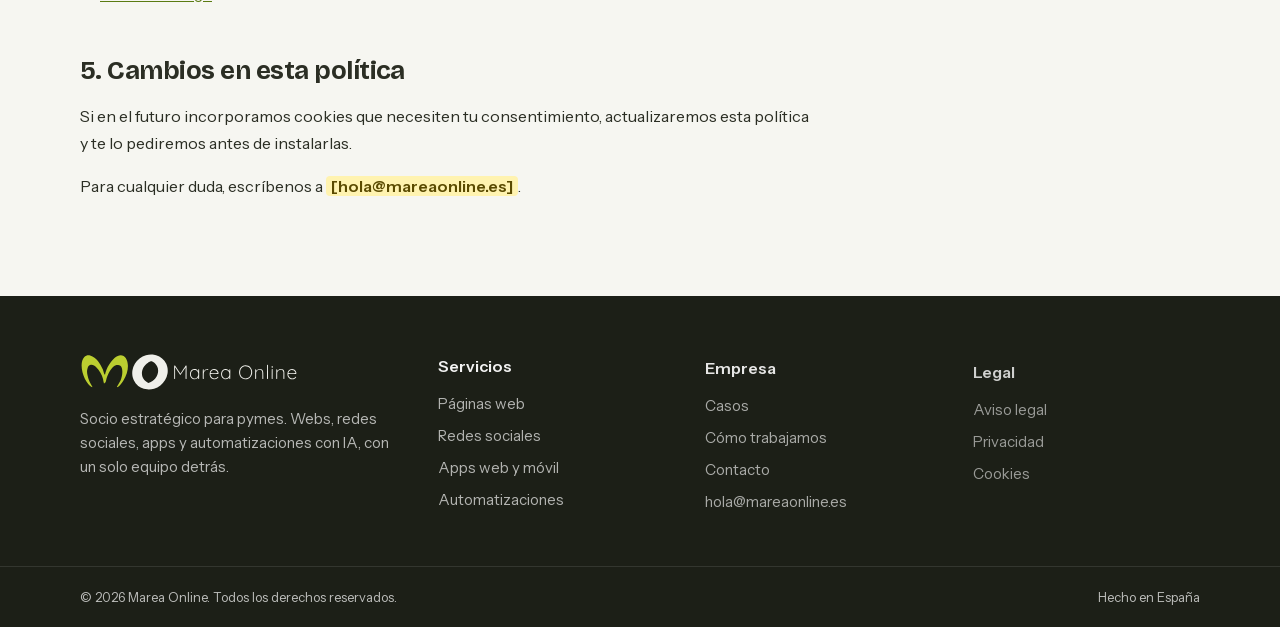
<file: cookies.html>
<!DOCTYPE html>
<html lang="es">
<head>
<meta charset="UTF-8">
<meta name="viewport" content="width=device-width, initial-scale=1">
<title>Política de cookies — Marea Online</title>
<meta name="description" content="Qué cookies usa esta web.">
<meta name="robots" content="noindex, nofollow"> <!-- PRODUCCIÓN: borrar esta línea para que Google indexe la web -->
<link rel="canonical" href="https://vocai-git.github.io/marea-online-maqueta/cookies.html">
<meta name="theme-color" content="#1C1F17">
<link rel="icon" type="image/svg+xml" href="img/favicon.svg">
<link rel="icon" type="image/png" sizes="32x32" href="img/favicon-32.png">
<link rel="apple-touch-icon" href="img/apple-touch-icon.png">
<meta property="og:type" content="website">
<meta property="og:locale" content="es_ES">
<meta property="og:site_name" content="Marea Online">
<meta property="og:title" content="Política de cookies — Marea Online">
<meta property="og:description" content="Qué cookies usa esta web.">
<meta property="og:url" content="https://vocai-git.github.io/marea-online-maqueta/cookies.html">
<meta property="og:image" content="https://vocai-git.github.io/marea-online-maqueta/img/og-image.jpg">
<link rel="preload" href="fonts/bricolage-grotesque-normal.woff2" as="font" type="font/woff2" crossorigin>
<link rel="preload" href="fonts/instrument-sans-normal.woff2" as="font" type="font/woff2" crossorigin>
<link rel="stylesheet" href="css/tokens.css">
<link rel="stylesheet" href="css/base.css">
<link rel="stylesheet" href="css/componentes.css">
<link rel="stylesheet" href="css/sistema.css"> <!-- SOLO VISTA PREVIA: no llevar a producción -->
<script>
/* Oculta el hero hasta que arranque la animación (máx. 3 s). Sin JS, con ?static o con "reducir movimiento" no hace nada. */
(function(){var q=new URLSearchParams(location.search);if(!q.has('static')&&!matchMedia('(prefers-reduced-motion: reduce)').matches){var r=document.documentElement;r.classList.add('preanim');setTimeout(function(){r.classList.remove('preanim')},3000);}})();
</script>
</head>
<body>
<a class="skip-link" href="#contenido">Saltar al contenido</a>
<div class="progress" aria-hidden="true"></div>
<!-- Logo e iconos: se definen una vez y se usan con <svg><use href="#..."/></svg> -->
<svg width="0" height="0" style="position:absolute" aria-hidden="true" focusable="false">
<symbol id="logo-h" viewBox="22 -1.5 3372.4 587.1"><path fill="#C1D432" d="M449.4 215.6C663.7 -175.1 880 136.4 688.7 430.7C664.5 468 638 509.6 596.3 527.2C596.8 524.6 592.4 522.2 593.4 519.7C598.7 505.7 636.3 448.8 648.3 422.1C672.8 367.5 697.4 240.1 646.1 194.8C630.2 180.7 604.9 180 585.6 186.1C507.2 210.5 456.9 319.1 433.3 390.5C427.2 409.1 427.5 428.8 418.7 446.7C412.7 458.9 403.4 462.3 392.5 468.3C383.3 446.4 383.6 423.2 377.8 399.3C361.7 332.9 321.4 265.8 272.6 218.4C248.8 195.4 212.1 173.6 178 185.7C154.5 194.1 145 214.9 138.2 237C126.7 274.2 130.1 307.3 138.3 344.5C151.1 402.6 162.5 430.5 191.1 483C197.8 495.4 206.8 506.3 212.6 519.3C214.8 524.5 209.4 527.4 209.4 528C94.1 475.8 -15.5 173.4 88.7 61.4C111.2 37.2 146.8 28.5 178.7 37.5C280.6 66.3 332.1 164.6 375.2 252.3C382 266.2 397.4 337.7 407.3 332.4C408.3 331.9 408.9 330.9 409.4 329.9C414 319.5 413.8 306.6 417.5 295.7C426.6 268.2 438 242.1 449.4 215.6Z"/><path fill="currentColor" fill-rule="evenodd" d="M880.97 464.43A281.35 262.39 142.25 0 1 1325.87 119.9A281.35 262.39 142.25 0 1 880.97 464.43ZM1131.8 126.8C1151.9 133.1 1167.3 146.9 1182.1 161.6C1288.9 267.9 1198.5 438.9 1078.2 460.7C941.8 402.8 950.4 225.1 1073.4 148C1091.1 136.9 1110.4 125.8 1131.8 126.8Z"/><path fill="currentColor" fill-rule="evenodd" transform="translate(1410.2 -775.1) scale(1.4277)" d="M1057.3 668C1059.7 669 1061.4 669.6 1061.9 672.6C1062.9 678 1062.1 723.7 1062.1 733.2C1062.1 752.3 1062.1 771.4 1062.1 790.5C1062.1 799.8 1062.4 809.2 1062.1 818.4C1061.9 822.8 1060.5 823.7 1056.7 824.8C1054.3 823.8 1052.6 823.2 1052.1 820.3C1051.3 815.4 1051.7 674.2 1052.2 672.1C1052.8 669.2 1054.9 668.8 1057.3 668ZM813.8 674.6C860.8 672.1 888.9 702.7 891.2 748.3C892.5 773.4 882.1 798.6 861.9 813.9C848.3 824.3 829.1 828.7 812.2 826.5C734.4 816.5 729.6 706.5 792.2 679.8C799.1 676.8 806.3 675.5 813.8 674.6ZM114 764C114.1 763.8 114.5 763.9 114.7 763.7C116.2 762.6 129.3 742.1 131.5 738.7C141.7 723.5 151.9 708.4 162.1 693.2C165.3 688.4 168.5 682.2 172.4 678.1C173.8 676.6 174.8 676.8 176.6 676.5C178.9 677.6 180.7 678.3 181.1 681.2C181.8 686.2 181.4 818.4 181 820.4C180.4 823.3 178.5 823.9 176.1 824.8C173.7 824.1 171.7 823.7 170.9 820.9C169.8 817 170.5 735.3 170.5 723.9C170.5 715.3 171.2 706.3 170.2 697.8C156.6 716.8 142.4 739.6 129.3 759.4C126.3 764.1 120.9 773.6 117.4 777.3C116.3 778.5 115.4 778.3 114 778.8C112.6 778.4 111.6 778.4 110.5 777.3C107.3 774.2 102.9 766.2 100.3 762.2C91.3 748.4 82.2 734.7 73.1 721C68 713.2 63.2 704.7 57.3 697.6C56.2 715.1 58.3 815.2 56.8 820.9C56 823.7 54 824.1 51.6 824.8C50.8 824.5 50.1 824.5 49.4 824C45.9 821.7 47 815.7 47 812.1C47 781.1 47 750.1 47 719C47 710.1 46.2 689.1 47.1 681.6C47.3 679.4 48.4 678.6 49.7 677C52.2 676.7 54.2 676.3 56.2 678.3C59.7 681.7 67.7 695.1 71 700C85.3 721.3 99.1 743.1 114 764ZM816.8 684.7C898.3 682.5 900.9 804.8 830.6 816C818 818 804.1 816.4 792.7 810.3C772.7 799.7 762 779.3 760.4 757.2C758.3 728.1 770.8 697.4 800.4 687.6C805.8 685.9 811.2 685.1 816.8 684.7ZM1113.6 686.8C1116.2 691.4 1116.2 693.9 1113.8 698.6C1109.2 701.4 1106.8 701.4 1102 699.1C1099.1 694.7 1099.1 692.1 1101.3 687.3C1105.9 684.1 1108.7 684 1113.6 686.8ZM307.1 738.6C307.2 734.5 306.2 724.4 307.7 721.2C308.4 719.8 309.4 719.4 310.4 718.4C313.2 718.4 315.6 718.4 316.9 721.4C317.5 723.1 318 817.2 317 820.8C316.3 823.7 314.4 824.1 311.9 824.8C310.6 824.2 309.5 824.2 308.5 823C306.2 820.3 307.3 807.8 307 803.6C304.2 807.4 301.5 811.4 298 814.7C287.8 824.4 272.9 828.8 259 826.4C213 818.3 204 750.1 239.3 724.1C246.9 718.5 255.7 715.4 265.2 715.1C278.9 714.7 292.1 720 301.2 730.5C303.3 733 305.1 736.1 307.1 738.6ZM414.5 724.8C413.7 725.1 413.3 725.6 412.4 725.8C407.6 726.4 403 720.8 391.7 726.7C379.8 732.9 370.7 746 367.9 759C365.9 768.3 367 800.8 367 812.3C367 815.4 367.7 819.7 366 822.5C364.9 824 363.7 824.2 362.1 824.8C359.6 824 357.7 823.6 357.1 820.7C356.2 817 356.4 724.5 357.1 722.1C357.9 719.6 359.7 719.2 361.8 718.4C363.4 718.9 364.7 718.9 365.8 720.4C368.1 723.4 366.9 738.5 367.3 743.1C369.2 739.9 370.9 736.3 373.1 733.2C380.9 722 393.4 714.1 407.4 715.1C410.2 715.4 414.3 716 415.6 718.9C416.6 721.1 415.4 722.8 414.5 724.8ZM525.8 767.4C524.6 768.1 523.9 768.9 522.4 769.1C517.1 770.1 509.6 769.3 504.1 769.3C483 769.3 461.5 768.5 440.4 769.5C439.7 777 441.3 784.8 444.2 791.9C453.4 814.1 481.5 824 502.9 813C511.9 808.3 515.4 801.8 518.7 799.8C521 798.4 522.3 799.5 524.4 800.5C524.6 801.3 525.1 801.7 525.3 802.6C525.7 806.7 521.1 810.3 518.4 812.7C506.1 824.3 490.3 829 473.8 826C440.7 820.2 426.9 791.7 430.9 760.5C438.2 704.6 511 700.1 524.9 748.9C526.2 753.3 528 760.8 526.9 765.3C526.7 766.2 526.2 766.7 525.8 767.4ZM644 738.2C644.1 733.7 642.5 721 647 718.8C648.4 718.1 649.4 718.4 650.8 718.4C652.4 719.7 653.7 720.3 654.1 722.5C654.9 726.8 654.5 819.3 653.9 821.2C653 823.7 651.3 824 649.2 824.8C647.9 824.4 646.8 824.4 645.7 823.3C642.8 820.3 644.1 808.3 643.9 803.9C641 807.4 638.4 811.4 635 814.6C624.5 824.7 608.7 829.1 594.5 826.1C549.7 816.5 541.3 749.8 576.3 724.1C583.6 718.7 592.2 715.5 601.3 715.1C612.6 714.7 623.6 717.8 632.5 725C635.4 727.3 637.9 730 640.1 733C640.9 734.1 642.6 737.7 643.5 738.3C643.6 738.4 643.9 738.1 644 738.2ZM1006.2 824.8C1004.4 824.2 1002.8 824.1 1001.8 822.1C1000.3 819.1 1001.1 812.9 1001.1 809.5C1001.1 797.6 1001.1 785.6 1001.1 773.7C1001.1 751.2 1002.7 725.1 972.2 724.7C960.1 724.6 948.5 730.1 940.8 739.3C937.9 742.7 935.7 746.8 934.8 751.2C932.1 763.2 936 816.2 933.4 821.8C932.4 824.2 930.5 824.3 928.4 824.8C926.3 823.7 924.8 823.3 924.2 820.7C923.3 817.2 923.5 724.7 924.2 722.2C925.2 719 927.6 718.8 930.3 718.6C931.2 719.2 932.1 719.3 932.8 720.3C935.1 723.3 934 732 934.2 735.9C936.5 733.5 938.6 730.7 941.1 728.4C951 719.3 963.9 714.4 977.4 715.2C1016.8 717.7 1011.3 758.1 1011.3 786.3C1011.3 792.8 1012.1 815.7 1011.1 820.4C1010.5 823.3 1008.6 823.9 1006.2 824.8ZM1107.7 715.3C1109.9 716.2 1111.6 716.5 1112.3 719C1113 721.6 1113.1 817.9 1112.3 820.9C1111.6 823.8 1109.6 824.1 1107.1 824.8C1105 823.8 1103.5 823.3 1102.9 820.7C1102 816.9 1102.4 721 1103.1 718.9C1103.9 716.4 1105.6 716.1 1107.7 715.3ZM1234.4 824.8C1232.5 824.2 1231 824.1 1230 822.1C1227.6 817.4 1230.2 762.6 1228.9 751.5C1228.4 747.3 1227.4 743.1 1225.6 739.2C1214.2 714.6 1175.2 724.1 1165 745.2C1163.9 747.6 1163 750.1 1162.6 752.7C1161 764.3 1163.9 816.6 1161.6 821.7C1160.7 823.8 1159.2 824 1157.4 824.8C1154.9 824.1 1153 823.7 1152.3 820.8C1151.6 817.5 1151.6 724.8 1152.4 722.3C1153.1 719.4 1155.2 719.1 1157.6 718.4C1158.6 718.9 1159.5 718.9 1160.4 719.7C1163.4 722.4 1162.2 731.7 1162.5 735.7C1164.7 733.4 1166.8 730.7 1169.3 728.5C1179.1 719.5 1191.4 714.7 1204.7 715.1C1212.1 715.4 1219.6 717.5 1225.5 722C1238.9 732.3 1239.4 749.4 1239.4 764.8C1239.4 771.7 1239.4 778.6 1239.4 785.5C1239.4 792.4 1240.2 815.3 1239.2 820.4C1238.6 823.3 1236.8 823.9 1234.4 824.8ZM1368.1 767.4C1366.9 768.1 1366.2 768.9 1364.7 769.1C1359.4 770.1 1351.9 769.3 1346.4 769.3C1325.2 769.3 1303.8 768.5 1282.7 769.5C1281.9 776.9 1283.5 784.8 1286.5 791.8C1295.9 814.5 1324.4 824.1 1345.9 812.6C1354 808.2 1357.7 801.8 1360.9 799.8C1363.3 798.5 1364.6 799.5 1366.7 800.5C1366.9 801.3 1367.4 801.7 1367.5 802.6C1368 806.7 1363.4 810.3 1360.7 812.8C1354.8 818.3 1347.5 823 1339.7 825.2C1313.8 832.6 1284.8 818.1 1275.8 792.7C1272.1 782.4 1271.9 771.3 1273.2 760.5C1274.2 752.6 1277 745 1281.2 738.2C1303 703.4 1355.7 708.8 1367.2 748.9C1368.6 753.7 1370.3 760.3 1369.2 765.3C1369 766.2 1368.5 766.6 1368.1 767.4ZM264.2 725C269 724.7 273.7 724.7 278.4 726C298.6 731.6 308.6 753.3 307.9 772.9C307.3 787.9 301 803.2 288 811.7C280.8 816.4 272.1 817.9 263.6 817.1C219.6 812.8 215.3 740.5 255.6 726.6C258.4 725.7 261.3 725.4 264.2 725ZM601.2 725C656.7 722.7 657.9 807 613.2 816.5C605.5 818.1 597 817.5 589.8 814.4C576.5 808.7 567.9 794.8 565.6 780.9C562 759.3 570.3 734.4 592.6 726.6C595.4 725.7 598.3 725.4 601.2 725ZM516.3 759.8C502.8 760.3 489.2 759.9 475.7 759.9C464.3 759.9 452.8 760.4 441.4 759.8C441.4 759.5 441.2 759.3 441.2 759.1C440.9 754.9 445.6 745.7 447.9 742.3C468.8 710.1 518 727.6 516.3 759.8ZM1358.6 759.8C1346.4 760.4 1334.1 759.9 1321.9 759.9C1309.2 759.9 1296.4 760.4 1283.7 759.8C1284.3 753.1 1287.1 746.5 1291.1 740.9C1308.9 716 1348.9 721.6 1357.7 751.4C1358.3 753.4 1359.5 757 1358.9 759.1C1358.9 759.4 1358.6 759.5 1358.6 759.8Z"/></symbol>
<symbol id="i-menu" viewBox="0 0 24 24"><g fill="none" stroke="currentColor" stroke-width="2" stroke-linecap="round"><path d="M4 7h16M4 12h16M4 17h16"/></g></symbol>
<symbol id="i-close" viewBox="0 0 24 24"><g fill="none" stroke="currentColor" stroke-width="2" stroke-linecap="round"><path d="M6 6l12 12M18 6 6 18"/></g></symbol>
<symbol id="i-arrow" viewBox="0 0 24 24"><g fill="none" stroke="currentColor" stroke-width="2.2" stroke-linecap="round" stroke-linejoin="round"><path d="M5 12h14M13 6l6 6-6 6"/></g></symbol>
<symbol id="i-arrow-down" viewBox="0 0 24 24"><g fill="none" stroke="currentColor" stroke-width="2.2" stroke-linecap="round" stroke-linejoin="round"><path d="M12 5v14M6 13l6 6 6-6"/></g></symbol>
<symbol id="i-check" viewBox="0 0 24 24"><g fill="none" stroke="currentColor" stroke-width="2.2" stroke-linecap="round" stroke-linejoin="round"><path d="M20 6 9 17l-5-5"/></g></symbol>
<symbol id="i-web" viewBox="0 0 24 24"><g fill="none" stroke="currentColor" stroke-width="2" stroke-linecap="round"><circle cx="12" cy="12" r="9"/><path d="M3 12h18M12 3a14 14 0 0 1 0 18M12 3a14 14 0 0 0 0 18"/></g></symbol>
<symbol id="i-social" viewBox="0 0 24 24"><g fill="none" stroke="currentColor" stroke-width="2"><rect x="3" y="3" width="18" height="18" rx="5"/><circle cx="12" cy="12" r="4"/><circle cx="17.5" cy="6.5" r=".6" fill="currentColor"/></g></symbol>
<symbol id="i-app" viewBox="0 0 24 24"><g fill="none" stroke="currentColor" stroke-width="2" stroke-linecap="round"><rect x="6" y="2" width="12" height="20" rx="2.5"/><path d="M10 18h4"/></g></symbol>
<symbol id="i-bot" viewBox="0 0 24 24"><g fill="none" stroke="currentColor" stroke-width="2" stroke-linecap="round"><path d="M12 3v3M5 8h14a2 2 0 0 1 2 2v7a2 2 0 0 1-2 2H5a2 2 0 0 1-2-2v-7a2 2 0 0 1 2-2Z"/><path d="M9 13h.01M15 13h.01"/></g></symbol>
<symbol id="i-play" viewBox="0 0 24 24"><path fill="currentColor" d="M8 5v14l11-7z"/></symbol>
<symbol id="i-carousel" viewBox="0 0 24 24"><g fill="none" stroke="currentColor" stroke-width="2"><rect x="3" y="5" width="12" height="14" rx="2"/><path d="M19 8v10a2 2 0 0 1-2 2"/></g></symbol>
<symbol id="i-calendar" viewBox="0 0 24 24"><g fill="none" stroke="currentColor" stroke-width="2" stroke-linecap="round"><rect x="3" y="5" width="18" height="16" rx="2"/><path d="M3 10h18M8 3v4M16 3v4"/></g></symbol>
<symbol id="i-message" viewBox="0 0 24 24"><g fill="none" stroke="currentColor" stroke-width="2" stroke-linejoin="round"><path d="M4 4h16v12H7l-3 3z"/></g></symbol>
<symbol id="i-whatsapp" viewBox="0 0 24 24"><g fill="none" stroke="currentColor" stroke-width="2" stroke-linecap="round" stroke-linejoin="round"><path d="M3.5 20.5l1.3-4.2A8.5 8.5 0 1 1 8 19.4z"/><path d="M9 8.5c0 3.5 3 6.5 6.5 6.5l1-1.6-2-1-1 .9a5 5 0 0 1-2.8-2.8l.9-1-1-2z" stroke-width="1.6"/></g></symbol>
<symbol id="i-telegram" viewBox="0 0 24 24"><g fill="none" stroke="currentColor" stroke-width="2" stroke-linecap="round" stroke-linejoin="round"><path d="M21 4 3 11l6 2.5M21 4l-4 16-8-6.5M21 4 9 13.5V19l3-3"/></g></symbol>
<symbol id="i-mail" viewBox="0 0 24 24"><g fill="none" stroke="currentColor" stroke-width="2" stroke-linecap="round" stroke-linejoin="round"><rect x="3" y="5" width="18" height="14" rx="2"/><path d="m3 7 9 6 9-6"/></g></symbol>
<symbol id="i-phone" viewBox="0 0 24 24"><g fill="none" stroke="currentColor" stroke-width="2" stroke-linejoin="round"><path d="M5 4h4l2 5-2.5 1.5a11 11 0 0 0 5 5L15 13l5 2v4a2 2 0 0 1-2 2A16 16 0 0 1 3 6a2 2 0 0 1 2-2"/></g></symbol>
<symbol id="i-seal" viewBox="0 0 24 24"><path fill="currentColor" d="M12 1.6l2.3 2 3-.5 1 2.9 2.7 1.4-.6 3 1.9 2.3-1.9 2.3.6 3-2.7 1.4-1 2.9-3-.5-2.3 2-2.3-2-3 .5-1-2.9L3 18.4l.6-3L1.7 12l1.9-2.3-.6-3L5.7 5.3l1-2.9 3 .5z"/><path d="M8.2 12.3l2.6 2.6 5-5.2" fill="none" stroke="#1C1F17" stroke-width="2.2" stroke-linecap="round" stroke-linejoin="round"/></symbol>
<symbol id="i-food" viewBox="0 0 24 24"><g fill="none" stroke="currentColor" stroke-width="1.8" stroke-linecap="round" stroke-linejoin="round"><path d="M7 3v8a2 2 0 0 0 2 2v8M5 3v5M9 3v5M17 3c-2 1-3 3-3 6v3h3v9"/></g></symbol>
<symbol id="i-health" viewBox="0 0 24 24"><g fill="none" stroke="currentColor" stroke-width="1.8" stroke-linecap="round"><path d="M12 8v8M8 12h8"/><rect x="3" y="3" width="18" height="18" rx="5"/></g></symbol>
<symbol id="i-sport" viewBox="0 0 24 24"><g fill="none" stroke="currentColor" stroke-width="1.8" stroke-linecap="round"><path d="M6 8v8M18 8v8M3 10v4M21 10v4M6 12h12"/></g></symbol>
<symbol id="i-briefcase" viewBox="0 0 24 24"><g fill="none" stroke="currentColor" stroke-width="1.8" stroke-linecap="round"><rect x="3" y="7" width="18" height="13" rx="2"/><path d="M9 7V5a2 2 0 0 1 2-2h2a2 2 0 0 1 2 2v2M3 12h18"/></g></symbol>
<symbol id="i-chart" viewBox="0 0 24 24"><g fill="none" stroke="currentColor" stroke-width="2" stroke-linecap="round"><path d="M4 20V10M10 20V4M16 20v-7M22 20H2"/></g></symbol>
<symbol id="i-search" viewBox="0 0 24 24"><g fill="none" stroke="currentColor" stroke-width="2" stroke-linecap="round"><circle cx="11" cy="11" r="7"/><path d="m20 20-4-4"/></g></symbol>
<symbol id="i-bolt" viewBox="0 0 24 24"><g fill="none" stroke="currentColor" stroke-width="2" stroke-linejoin="round"><path d="M13 2 4 14h7l-1 8 9-12h-7z"/></g></symbol>
<symbol id="i-lock" viewBox="0 0 24 24"><g fill="none" stroke="currentColor" stroke-width="2" stroke-linecap="round"><rect x="4" y="10" width="16" height="11" rx="2"/><path d="M8 10V7a4 4 0 0 1 8 0v3"/></g></symbol>
<symbol id="i-pen" viewBox="0 0 24 24"><g fill="none" stroke="currentColor" stroke-width="2" stroke-linecap="round" stroke-linejoin="round"><path d="M12 20h9M16.5 3.5a2.1 2.1 0 0 1 3 3L7 19l-4 1 1-4z"/></g></symbol>
<symbol id="i-users" viewBox="0 0 24 24"><g fill="none" stroke="currentColor" stroke-width="2" stroke-linecap="round"><circle cx="9" cy="8" r="3.5"/><path d="M2.5 20a6.5 6.5 0 0 1 13 0M16 4.5a3.5 3.5 0 0 1 0 7M18 14.5a6.5 6.5 0 0 1 3.5 5.5"/></g></symbol>
<symbol id="i-clock" viewBox="0 0 24 24"><g fill="none" stroke="currentColor" stroke-width="2" stroke-linecap="round"><circle cx="12" cy="12" r="9"/><path d="M12 7v5l3 2"/></g></symbol>
<symbol id="i-mic" viewBox="0 0 24 24"><g fill="none" stroke="currentColor" stroke-width="2" stroke-linecap="round"><rect x="9" y="3" width="6" height="11" rx="3"/><path d="M5 11a7 7 0 0 0 14 0M12 18v3"/></g></symbol>
<symbol id="i-repeat" viewBox="0 0 24 24"><g fill="none" stroke="currentColor" stroke-width="2" stroke-linecap="round" stroke-linejoin="round"><path d="M17 2l4 4-4 4"/><path d="M3 11V9a3 3 0 0 1 3-3h15M7 22l-4-4 4-4"/><path d="M21 13v2a3 3 0 0 1-3 3H3"/></g></symbol>
<symbol id="i-doc" viewBox="0 0 24 24"><g fill="none" stroke="currentColor" stroke-width="2" stroke-linecap="round" stroke-linejoin="round"><path d="M14 3H6a2 2 0 0 0-2 2v14a2 2 0 0 0 2 2h12a2 2 0 0 0 2-2V9z"/><path d="M14 3v6h6M8 13h8M8 17h5"/></g></symbol>
<symbol id="i-target" viewBox="0 0 24 24"><g fill="none" stroke="currentColor" stroke-width="2"><circle cx="12" cy="12" r="9"/><circle cx="12" cy="12" r="5"/><circle cx="12" cy="12" r="1" fill="currentColor"/></g></symbol>
<symbol id="i-spark" viewBox="0 0 24 24"><g fill="none" stroke="currentColor" stroke-width="2" stroke-linejoin="round"><path d="M12 3l1.8 5.2L19 10l-5.2 1.8L12 17l-1.8-5.2L5 10l5.2-1.8z"/><path d="M19 16l.7 2.3L22 19l-2.3.7L19 22l-.7-2.3L16 19l2.3-.7z"/></g></symbol>
<symbol id="i-gear" viewBox="0 0 24 24"><g fill="none" stroke="currentColor" stroke-width="2" stroke-linecap="round"><circle cx="12" cy="12" r="3"/><path d="M12 2v3M12 19v3M4.2 4.2l2.1 2.1M17.7 17.7l2.1 2.1M2 12h3M19 12h3M4.2 19.8l2.1-2.1M17.7 6.3l2.1-2.1"/></g></symbol>
<symbol id="i-cart" viewBox="0 0 24 24"><g fill="none" stroke="currentColor" stroke-width="2" stroke-linecap="round" stroke-linejoin="round"><path d="M3 4h2l2.4 11h10.8L21 7H6.2"/><circle cx="9" cy="20" r="1.3"/><circle cx="17" cy="20" r="1.3"/></g></symbol>
<symbol id="i-layers" viewBox="0 0 24 24"><g fill="none" stroke="currentColor" stroke-width="2" stroke-linejoin="round"><path d="m12 3 9 5-9 5-9-5z"/><path d="m3 13 9 5 9-5"/></g></symbol>
<symbol id="i-plug" viewBox="0 0 24 24"><g fill="none" stroke="currentColor" stroke-width="2" stroke-linecap="round"><path d="M9 2v5M15 2v5M6 7h12v4a6 6 0 0 1-12 0zM12 17v5"/></g></symbol>
<symbol id="i-support" viewBox="0 0 24 24"><g fill="none" stroke="currentColor" stroke-width="2" stroke-linecap="round"><path d="M4 14v-2a8 8 0 0 1 16 0v2"/><rect x="3" y="13" width="4" height="6" rx="1.5"/><rect x="17" y="13" width="4" height="6" rx="1.5"/><path d="M19 19a3 3 0 0 1-3 3h-3"/></g></symbol>
<symbol id="i-video" viewBox="0 0 24 24"><g fill="none" stroke="currentColor" stroke-width="2" stroke-linejoin="round"><rect x="2" y="6" width="14" height="12" rx="2"/><path d="m16 10 6-3v10l-6-3z"/></g></symbol>
<symbol id="i-inbox" viewBox="0 0 24 24"><g fill="none" stroke="currentColor" stroke-width="2" stroke-linecap="round" stroke-linejoin="round"><path d="M3 13h5l1.5 3h5L16 13h5"/><path d="M5 5h14l2 8v6H3v-6z"/></g></symbol>
<symbol id="i-euro" viewBox="0 0 24 24"><g fill="none" stroke="currentColor" stroke-width="2" stroke-linecap="round"><path d="M17 6.5A7 7 0 1 0 17 17.5M4 10h9M4 14h9"/></g></symbol>
</svg>

<!-- CABECERA -->
<header class="site-header">
  <div class="container">
    <nav class="nav glass" data-hero aria-label="Principal">
      <a href="index.html" aria-label="Marea Online, inicio"><svg class="logo" role="img" aria-label="Marea Online"><use href="#logo-h"/></svg></a>
      <div class="nav__links">
        <a class="nav__link" href="webs.html">Páginas web</a>
        <a class="nav__link" href="redes-sociales.html">Redes sociales</a>
        <a class="nav__link" href="apps.html">Apps</a>
        <a class="nav__link" href="automatizaciones.html">Automatizaciones</a>
      </div>
      <div class="nav__actions">
        <a href="contacto.html" class="btn btn--lima btn--sm">Pedir presupuesto</a>
        <button type="button" class="nav__toggle" data-menu-open aria-label="Abrir menú" aria-expanded="false" aria-controls="mobileMenu"><svg><use href="#i-menu"/></svg></button>
      </div>
    </nav>
  </div>
</header>

<!-- MENÚ MÓVIL -->
<div id="mobileMenu" class="mobile-menu" role="dialog" aria-modal="true" aria-label="Menú" aria-hidden="true">
  <div class="mobile-menu__bg"></div>
  <div class="mobile-menu__inner">
    <div class="mobile-menu__bar glass">
      <a href="index.html" aria-label="Marea Online, inicio"><svg class="logo" role="img" aria-label="Marea Online"><use href="#logo-h"/></svg></a>
      <button type="button" class="nav__toggle" data-menu-close aria-label="Cerrar menú"><svg><use href="#i-close"/></svg></button>
    </div>
    <nav class="mobile-menu__nav" aria-label="Secciones">
      <a class="mm-link" href="webs.html"><span>01</span>Páginas web</a>
      <a class="mm-link" href="redes-sociales.html"><span>02</span>Redes sociales</a>
      <a class="mm-link" href="apps.html"><span>03</span>Apps web y móvil</a>
      <a class="mm-link" href="automatizaciones.html"><span>04</span>Automatizaciones</a>
      <a class="mm-link" href="index.html#casos"><span>→</span>Casos</a>
      <a class="mm-link" href="index.html#proceso"><span>→</span>Cómo trabajamos</a>
      <a class="mm-link" href="contacto.html"><span>→</span>Contacto</a>
    </nav>
    <div class="mobile-menu__cta">
      <a href="contacto.html" class="btn btn--lima">Pedir presupuesto</a>
      <a href="#" data-whatsapp class="btn btn--ghost-dark"><svg><use href="#i-whatsapp"/></svg>Escribir por WhatsApp</a>
      <p>Socio estratégico para pymes</p>
    </div>
  </div>
</div>

<main id="contenido">
<section class="page-hero sea" data-dark-top>
  <div class="container page-hero__grid page-hero__grid--solo">
    <div data-hero>
      <ol class="crumbs" aria-label="Estás en"><li><a href="index.html">Inicio</a></li><li aria-current="page">Cookies</li></ol>
      <h1 class="h1">Política de cookies</h1>
      <p class="lead">Qué guarda esta web en tu navegador y cómo puedes gestionarlo.</p>
    </div>
  </div>
</section>

<section class="section">
  <div class="container">
    <!-- PLANTILLA: borrar este aviso cuando estén todos los datos -->
    <div class="legal-note" role="note"><span aria-hidden="true">⚠</span><p><b>Plantilla.</b> Tal como se entrega, esta web no usa cookies: las fuentes están alojadas en la propia web y no hay analítica ni píxeles. Si añades Google Analytics, Meta Pixel, un chat de terceros o vídeos incrustados, tendrás que añadir un banner de consentimiento y actualizar la tabla de abajo. Haz revisar el texto por tu asesor legal y borra este aviso.</p></div>

    <div class="prose" style="margin-top:var(--s-10)">
      <p class="legal-meta">Última actualización: <span class="dato">[fecha]</span></p>

      <h2>1. Qué son las cookies</h2>
      <p>Las cookies son pequeños archivos que una web guarda en tu navegador para recordar información sobre tu visita. Algunas son imprescindibles para que la web funcione y otras sirven, por ejemplo, para medir visitas o mostrar publicidad.</p>

      <h2>2. Qué cookies usa esta web</h2>
      <p>Esta web <b>no usa cookies propias ni de terceros</b> para analítica, publicidad ni seguimiento. Tampoco carga recursos de terceros que las instalen: las tipografías y los scripts se sirven desde nuestro propio servidor.</p>
      <table>
        <thead><tr><th scope="col">Cookie</th><th scope="col">Proveedor</th><th scope="col">Finalidad</th><th scope="col">Duración</th></tr></thead>
        <tbody>
          <tr><td colspan="4">Ninguna en este momento.</td></tr>
        </tbody>
      </table>
      <p>Por eso no te mostramos un aviso de cookies: no hay nada que aceptar ni rechazar.</p>

      <h2>3. Enlaces a otras webs</h2>
      <p>Si pulsas un enlace a WhatsApp o a nuestras redes sociales, saldrás de esta web. Esos sitios tienen sus propias políticas de cookies, que te recomendamos revisar.</p>

      <h2>4. Cómo gestionar las cookies en tu navegador</h2>
      <p>Puedes ver, bloquear o borrar las cookies desde la configuración de tu navegador:</p>
      <ul>
        <li><a href="https://support.google.com/chrome/answer/95647?hl=es" target="_blank" rel="noopener">Google Chrome</a></li>
        <li><a href="https://support.mozilla.org/es/kb/Borrar%20cookies" target="_blank" rel="noopener">Mozilla Firefox</a></li>
        <li><a href="https://support.apple.com/es-es/guide/safari/sfri11471/mac" target="_blank" rel="noopener">Safari</a></li>
        <li><a href="https://support.microsoft.com/es-es/microsoft-edge/eliminar-las-cookies-en-microsoft-edge-63947406-40ac-c3b8-57b9-2a946a29ae09" target="_blank" rel="noopener">Microsoft Edge</a></li>
      </ul>

      <h2>5. Cambios en esta política</h2>
      <p>Si en el futuro incorporamos cookies que necesiten tu consentimiento, actualizaremos esta política y te lo pediremos antes de instalarlas.</p>
      <p>Para cualquier duda, escríbenos a <span class="dato">[hola@mareaonline.es]</span>.</p>
    </div>
  </div>
</section>
</main>

<!-- PIE -->
<footer class="site-footer">
  <div class="container site-footer__grid">
    <div>
      <svg class="logo logo--lg" role="img" aria-label="Marea Online"><use href="#logo-h"/></svg>
      <p class="site-footer__about">Socio estratégico para pymes. Webs, redes sociales, apps y automatizaciones con IA, con un solo equipo detrás.</p>
    </div>
    <div>
      <p class="site-footer__title">Servicios</p>
      <ul><li><a href="webs.html">Páginas web</a></li><li><a href="redes-sociales.html">Redes sociales</a></li><li><a href="apps.html">Apps web y móvil</a></li><li><a href="automatizaciones.html">Automatizaciones</a></li></ul>
    </div>
    <div>
      <p class="site-footer__title">Empresa</p>
      <ul><li><a href="index.html#casos">Casos</a></li><li><a href="index.html#proceso">Cómo trabajamos</a></li><li><a href="contacto.html">Contacto</a></li><li><a href="#" data-email data-fill>hola@mareaonline.es</a></li></ul>
    </div>
    <div>
      <p class="site-footer__title">Legal</p>
      <ul><li><a href="aviso-legal.html">Aviso legal</a></li><li><a href="privacidad.html">Privacidad</a></li><li><a href="cookies.html">Cookies</a></li></ul>
    </div>
  </div>
  <div class="site-footer__bottom"><div class="container"><span>© <span data-year>2026</span> Marea Online. Todos los derechos reservados.</span><span>Hecho en España</span></div></div>
</footer>

<script src="js/config.js"></script>
<script src="js/main.js"></script>
<script src="js/vendor/gsap.min.js"></script>
<script src="js/vendor/ScrollTrigger.min.js"></script>
<script src="js/animaciones.js"></script>
<script src="js/sistema.js"></script> <!-- SOLO VISTA PREVIA: no llevar a producción -->
</body>
</html>
</file>
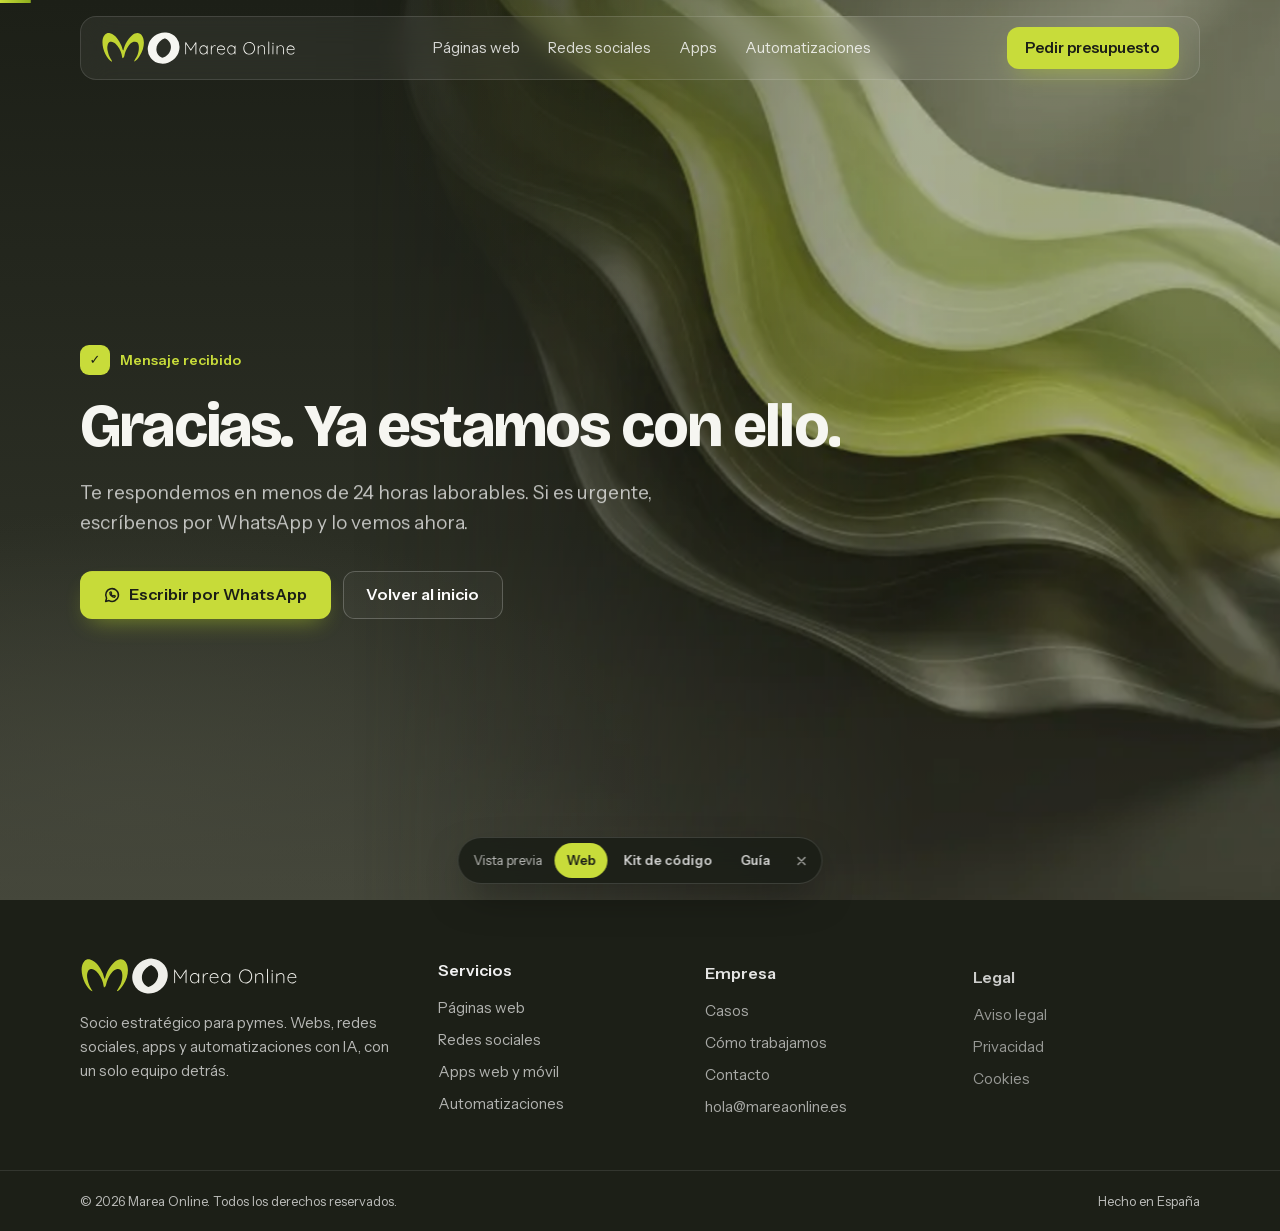
<file: gracias.html>
<!DOCTYPE html>
<html lang="es">
<head>
<meta charset="UTF-8">
<meta name="viewport" content="width=device-width, initial-scale=1">
<title>Mensaje recibido — Marea Online</title>
<meta name="description" content="Gracias por escribirnos.">
<meta name="robots" content="noindex">
<link rel="canonical" href="https://vocai-git.github.io/marea-online-maqueta/gracias.html">
<meta name="theme-color" content="#1C1F17">
<link rel="icon" type="image/svg+xml" href="img/favicon.svg">
<link rel="icon" type="image/png" sizes="32x32" href="img/favicon-32.png">
<link rel="apple-touch-icon" href="img/apple-touch-icon.png">
<meta property="og:type" content="website">
<meta property="og:locale" content="es_ES">
<meta property="og:site_name" content="Marea Online">
<meta property="og:title" content="Mensaje recibido — Marea Online">
<meta property="og:description" content="Gracias por escribirnos.">
<meta property="og:url" content="https://vocai-git.github.io/marea-online-maqueta/gracias.html">
<meta property="og:image" content="https://vocai-git.github.io/marea-online-maqueta/img/og-image.jpg">
<link rel="preload" href="fonts/bricolage-grotesque-normal.woff2" as="font" type="font/woff2" crossorigin>
<link rel="preload" href="fonts/instrument-sans-normal.woff2" as="font" type="font/woff2" crossorigin>
<link rel="stylesheet" href="css/tokens.css">
<link rel="stylesheet" href="css/base.css">
<link rel="stylesheet" href="css/componentes.css">
<link rel="stylesheet" href="css/sistema.css"> <!-- SOLO VISTA PREVIA: no llevar a producción -->
<script>
/* Oculta el hero hasta que arranque la animación (máx. 3 s). Sin JS, con ?static o con "reducir movimiento" no hace nada. */
(function(){var q=new URLSearchParams(location.search);if(!q.has('static')&&!matchMedia('(prefers-reduced-motion: reduce)').matches){var r=document.documentElement;r.classList.add('preanim');setTimeout(function(){r.classList.remove('preanim')},3000);}})();
</script>
</head>
<body>
<a class="skip-link" href="#contenido">Saltar al contenido</a>
<div class="progress" aria-hidden="true"></div>
<!-- Logo e iconos: se definen una vez y se usan con <svg><use href="#..."/></svg> -->
<svg width="0" height="0" style="position:absolute" aria-hidden="true" focusable="false">
<symbol id="logo-h" viewBox="22 -1.5 3372.4 587.1"><path fill="#C1D432" d="M449.4 215.6C663.7 -175.1 880 136.4 688.7 430.7C664.5 468 638 509.6 596.3 527.2C596.8 524.6 592.4 522.2 593.4 519.7C598.7 505.7 636.3 448.8 648.3 422.1C672.8 367.5 697.4 240.1 646.1 194.8C630.2 180.7 604.9 180 585.6 186.1C507.2 210.5 456.9 319.1 433.3 390.5C427.2 409.1 427.5 428.8 418.7 446.7C412.7 458.9 403.4 462.3 392.5 468.3C383.3 446.4 383.6 423.2 377.8 399.3C361.7 332.9 321.4 265.8 272.6 218.4C248.8 195.4 212.1 173.6 178 185.7C154.5 194.1 145 214.9 138.2 237C126.7 274.2 130.1 307.3 138.3 344.5C151.1 402.6 162.5 430.5 191.1 483C197.8 495.4 206.8 506.3 212.6 519.3C214.8 524.5 209.4 527.4 209.4 528C94.1 475.8 -15.5 173.4 88.7 61.4C111.2 37.2 146.8 28.5 178.7 37.5C280.6 66.3 332.1 164.6 375.2 252.3C382 266.2 397.4 337.7 407.3 332.4C408.3 331.9 408.9 330.9 409.4 329.9C414 319.5 413.8 306.6 417.5 295.7C426.6 268.2 438 242.1 449.4 215.6Z"/><path fill="currentColor" fill-rule="evenodd" d="M880.97 464.43A281.35 262.39 142.25 0 1 1325.87 119.9A281.35 262.39 142.25 0 1 880.97 464.43ZM1131.8 126.8C1151.9 133.1 1167.3 146.9 1182.1 161.6C1288.9 267.9 1198.5 438.9 1078.2 460.7C941.8 402.8 950.4 225.1 1073.4 148C1091.1 136.9 1110.4 125.8 1131.8 126.8Z"/><path fill="currentColor" fill-rule="evenodd" transform="translate(1410.2 -775.1) scale(1.4277)" d="M1057.3 668C1059.7 669 1061.4 669.6 1061.9 672.6C1062.9 678 1062.1 723.7 1062.1 733.2C1062.1 752.3 1062.1 771.4 1062.1 790.5C1062.1 799.8 1062.4 809.2 1062.1 818.4C1061.9 822.8 1060.5 823.7 1056.7 824.8C1054.3 823.8 1052.6 823.2 1052.1 820.3C1051.3 815.4 1051.7 674.2 1052.2 672.1C1052.8 669.2 1054.9 668.8 1057.3 668ZM813.8 674.6C860.8 672.1 888.9 702.7 891.2 748.3C892.5 773.4 882.1 798.6 861.9 813.9C848.3 824.3 829.1 828.7 812.2 826.5C734.4 816.5 729.6 706.5 792.2 679.8C799.1 676.8 806.3 675.5 813.8 674.6ZM114 764C114.1 763.8 114.5 763.9 114.7 763.7C116.2 762.6 129.3 742.1 131.5 738.7C141.7 723.5 151.9 708.4 162.1 693.2C165.3 688.4 168.5 682.2 172.4 678.1C173.8 676.6 174.8 676.8 176.6 676.5C178.9 677.6 180.7 678.3 181.1 681.2C181.8 686.2 181.4 818.4 181 820.4C180.4 823.3 178.5 823.9 176.1 824.8C173.7 824.1 171.7 823.7 170.9 820.9C169.8 817 170.5 735.3 170.5 723.9C170.5 715.3 171.2 706.3 170.2 697.8C156.6 716.8 142.4 739.6 129.3 759.4C126.3 764.1 120.9 773.6 117.4 777.3C116.3 778.5 115.4 778.3 114 778.8C112.6 778.4 111.6 778.4 110.5 777.3C107.3 774.2 102.9 766.2 100.3 762.2C91.3 748.4 82.2 734.7 73.1 721C68 713.2 63.2 704.7 57.3 697.6C56.2 715.1 58.3 815.2 56.8 820.9C56 823.7 54 824.1 51.6 824.8C50.8 824.5 50.1 824.5 49.4 824C45.9 821.7 47 815.7 47 812.1C47 781.1 47 750.1 47 719C47 710.1 46.2 689.1 47.1 681.6C47.3 679.4 48.4 678.6 49.7 677C52.2 676.7 54.2 676.3 56.2 678.3C59.7 681.7 67.7 695.1 71 700C85.3 721.3 99.1 743.1 114 764ZM816.8 684.7C898.3 682.5 900.9 804.8 830.6 816C818 818 804.1 816.4 792.7 810.3C772.7 799.7 762 779.3 760.4 757.2C758.3 728.1 770.8 697.4 800.4 687.6C805.8 685.9 811.2 685.1 816.8 684.7ZM1113.6 686.8C1116.2 691.4 1116.2 693.9 1113.8 698.6C1109.2 701.4 1106.8 701.4 1102 699.1C1099.1 694.7 1099.1 692.1 1101.3 687.3C1105.9 684.1 1108.7 684 1113.6 686.8ZM307.1 738.6C307.2 734.5 306.2 724.4 307.7 721.2C308.4 719.8 309.4 719.4 310.4 718.4C313.2 718.4 315.6 718.4 316.9 721.4C317.5 723.1 318 817.2 317 820.8C316.3 823.7 314.4 824.1 311.9 824.8C310.6 824.2 309.5 824.2 308.5 823C306.2 820.3 307.3 807.8 307 803.6C304.2 807.4 301.5 811.4 298 814.7C287.8 824.4 272.9 828.8 259 826.4C213 818.3 204 750.1 239.3 724.1C246.9 718.5 255.7 715.4 265.2 715.1C278.9 714.7 292.1 720 301.2 730.5C303.3 733 305.1 736.1 307.1 738.6ZM414.5 724.8C413.7 725.1 413.3 725.6 412.4 725.8C407.6 726.4 403 720.8 391.7 726.7C379.8 732.9 370.7 746 367.9 759C365.9 768.3 367 800.8 367 812.3C367 815.4 367.7 819.7 366 822.5C364.9 824 363.7 824.2 362.1 824.8C359.6 824 357.7 823.6 357.1 820.7C356.2 817 356.4 724.5 357.1 722.1C357.9 719.6 359.7 719.2 361.8 718.4C363.4 718.9 364.7 718.9 365.8 720.4C368.1 723.4 366.9 738.5 367.3 743.1C369.2 739.9 370.9 736.3 373.1 733.2C380.9 722 393.4 714.1 407.4 715.1C410.2 715.4 414.3 716 415.6 718.9C416.6 721.1 415.4 722.8 414.5 724.8ZM525.8 767.4C524.6 768.1 523.9 768.9 522.4 769.1C517.1 770.1 509.6 769.3 504.1 769.3C483 769.3 461.5 768.5 440.4 769.5C439.7 777 441.3 784.8 444.2 791.9C453.4 814.1 481.5 824 502.9 813C511.9 808.3 515.4 801.8 518.7 799.8C521 798.4 522.3 799.5 524.4 800.5C524.6 801.3 525.1 801.7 525.3 802.6C525.7 806.7 521.1 810.3 518.4 812.7C506.1 824.3 490.3 829 473.8 826C440.7 820.2 426.9 791.7 430.9 760.5C438.2 704.6 511 700.1 524.9 748.9C526.2 753.3 528 760.8 526.9 765.3C526.7 766.2 526.2 766.7 525.8 767.4ZM644 738.2C644.1 733.7 642.5 721 647 718.8C648.4 718.1 649.4 718.4 650.8 718.4C652.4 719.7 653.7 720.3 654.1 722.5C654.9 726.8 654.5 819.3 653.9 821.2C653 823.7 651.3 824 649.2 824.8C647.9 824.4 646.8 824.4 645.7 823.3C642.8 820.3 644.1 808.3 643.9 803.9C641 807.4 638.4 811.4 635 814.6C624.5 824.7 608.7 829.1 594.5 826.1C549.7 816.5 541.3 749.8 576.3 724.1C583.6 718.7 592.2 715.5 601.3 715.1C612.6 714.7 623.6 717.8 632.5 725C635.4 727.3 637.9 730 640.1 733C640.9 734.1 642.6 737.7 643.5 738.3C643.6 738.4 643.9 738.1 644 738.2ZM1006.2 824.8C1004.4 824.2 1002.8 824.1 1001.8 822.1C1000.3 819.1 1001.1 812.9 1001.1 809.5C1001.1 797.6 1001.1 785.6 1001.1 773.7C1001.1 751.2 1002.7 725.1 972.2 724.7C960.1 724.6 948.5 730.1 940.8 739.3C937.9 742.7 935.7 746.8 934.8 751.2C932.1 763.2 936 816.2 933.4 821.8C932.4 824.2 930.5 824.3 928.4 824.8C926.3 823.7 924.8 823.3 924.2 820.7C923.3 817.2 923.5 724.7 924.2 722.2C925.2 719 927.6 718.8 930.3 718.6C931.2 719.2 932.1 719.3 932.8 720.3C935.1 723.3 934 732 934.2 735.9C936.5 733.5 938.6 730.7 941.1 728.4C951 719.3 963.9 714.4 977.4 715.2C1016.8 717.7 1011.3 758.1 1011.3 786.3C1011.3 792.8 1012.1 815.7 1011.1 820.4C1010.5 823.3 1008.6 823.9 1006.2 824.8ZM1107.7 715.3C1109.9 716.2 1111.6 716.5 1112.3 719C1113 721.6 1113.1 817.9 1112.3 820.9C1111.6 823.8 1109.6 824.1 1107.1 824.8C1105 823.8 1103.5 823.3 1102.9 820.7C1102 816.9 1102.4 721 1103.1 718.9C1103.9 716.4 1105.6 716.1 1107.7 715.3ZM1234.4 824.8C1232.5 824.2 1231 824.1 1230 822.1C1227.6 817.4 1230.2 762.6 1228.9 751.5C1228.4 747.3 1227.4 743.1 1225.6 739.2C1214.2 714.6 1175.2 724.1 1165 745.2C1163.9 747.6 1163 750.1 1162.6 752.7C1161 764.3 1163.9 816.6 1161.6 821.7C1160.7 823.8 1159.2 824 1157.4 824.8C1154.9 824.1 1153 823.7 1152.3 820.8C1151.6 817.5 1151.6 724.8 1152.4 722.3C1153.1 719.4 1155.2 719.1 1157.6 718.4C1158.6 718.9 1159.5 718.9 1160.4 719.7C1163.4 722.4 1162.2 731.7 1162.5 735.7C1164.7 733.4 1166.8 730.7 1169.3 728.5C1179.1 719.5 1191.4 714.7 1204.7 715.1C1212.1 715.4 1219.6 717.5 1225.5 722C1238.9 732.3 1239.4 749.4 1239.4 764.8C1239.4 771.7 1239.4 778.6 1239.4 785.5C1239.4 792.4 1240.2 815.3 1239.2 820.4C1238.6 823.3 1236.8 823.9 1234.4 824.8ZM1368.1 767.4C1366.9 768.1 1366.2 768.9 1364.7 769.1C1359.4 770.1 1351.9 769.3 1346.4 769.3C1325.2 769.3 1303.8 768.5 1282.7 769.5C1281.9 776.9 1283.5 784.8 1286.5 791.8C1295.9 814.5 1324.4 824.1 1345.9 812.6C1354 808.2 1357.7 801.8 1360.9 799.8C1363.3 798.5 1364.6 799.5 1366.7 800.5C1366.9 801.3 1367.4 801.7 1367.5 802.6C1368 806.7 1363.4 810.3 1360.7 812.8C1354.8 818.3 1347.5 823 1339.7 825.2C1313.8 832.6 1284.8 818.1 1275.8 792.7C1272.1 782.4 1271.9 771.3 1273.2 760.5C1274.2 752.6 1277 745 1281.2 738.2C1303 703.4 1355.7 708.8 1367.2 748.9C1368.6 753.7 1370.3 760.3 1369.2 765.3C1369 766.2 1368.5 766.6 1368.1 767.4ZM264.2 725C269 724.7 273.7 724.7 278.4 726C298.6 731.6 308.6 753.3 307.9 772.9C307.3 787.9 301 803.2 288 811.7C280.8 816.4 272.1 817.9 263.6 817.1C219.6 812.8 215.3 740.5 255.6 726.6C258.4 725.7 261.3 725.4 264.2 725ZM601.2 725C656.7 722.7 657.9 807 613.2 816.5C605.5 818.1 597 817.5 589.8 814.4C576.5 808.7 567.9 794.8 565.6 780.9C562 759.3 570.3 734.4 592.6 726.6C595.4 725.7 598.3 725.4 601.2 725ZM516.3 759.8C502.8 760.3 489.2 759.9 475.7 759.9C464.3 759.9 452.8 760.4 441.4 759.8C441.4 759.5 441.2 759.3 441.2 759.1C440.9 754.9 445.6 745.7 447.9 742.3C468.8 710.1 518 727.6 516.3 759.8ZM1358.6 759.8C1346.4 760.4 1334.1 759.9 1321.9 759.9C1309.2 759.9 1296.4 760.4 1283.7 759.8C1284.3 753.1 1287.1 746.5 1291.1 740.9C1308.9 716 1348.9 721.6 1357.7 751.4C1358.3 753.4 1359.5 757 1358.9 759.1C1358.9 759.4 1358.6 759.5 1358.6 759.8Z"/></symbol>
<symbol id="i-menu" viewBox="0 0 24 24"><g fill="none" stroke="currentColor" stroke-width="2" stroke-linecap="round"><path d="M4 7h16M4 12h16M4 17h16"/></g></symbol>
<symbol id="i-close" viewBox="0 0 24 24"><g fill="none" stroke="currentColor" stroke-width="2" stroke-linecap="round"><path d="M6 6l12 12M18 6 6 18"/></g></symbol>
<symbol id="i-arrow" viewBox="0 0 24 24"><g fill="none" stroke="currentColor" stroke-width="2.2" stroke-linecap="round" stroke-linejoin="round"><path d="M5 12h14M13 6l6 6-6 6"/></g></symbol>
<symbol id="i-arrow-down" viewBox="0 0 24 24"><g fill="none" stroke="currentColor" stroke-width="2.2" stroke-linecap="round" stroke-linejoin="round"><path d="M12 5v14M6 13l6 6 6-6"/></g></symbol>
<symbol id="i-check" viewBox="0 0 24 24"><g fill="none" stroke="currentColor" stroke-width="2.2" stroke-linecap="round" stroke-linejoin="round"><path d="M20 6 9 17l-5-5"/></g></symbol>
<symbol id="i-web" viewBox="0 0 24 24"><g fill="none" stroke="currentColor" stroke-width="2" stroke-linecap="round"><circle cx="12" cy="12" r="9"/><path d="M3 12h18M12 3a14 14 0 0 1 0 18M12 3a14 14 0 0 0 0 18"/></g></symbol>
<symbol id="i-social" viewBox="0 0 24 24"><g fill="none" stroke="currentColor" stroke-width="2"><rect x="3" y="3" width="18" height="18" rx="5"/><circle cx="12" cy="12" r="4"/><circle cx="17.5" cy="6.5" r=".6" fill="currentColor"/></g></symbol>
<symbol id="i-app" viewBox="0 0 24 24"><g fill="none" stroke="currentColor" stroke-width="2" stroke-linecap="round"><rect x="6" y="2" width="12" height="20" rx="2.5"/><path d="M10 18h4"/></g></symbol>
<symbol id="i-bot" viewBox="0 0 24 24"><g fill="none" stroke="currentColor" stroke-width="2" stroke-linecap="round"><path d="M12 3v3M5 8h14a2 2 0 0 1 2 2v7a2 2 0 0 1-2 2H5a2 2 0 0 1-2-2v-7a2 2 0 0 1 2-2Z"/><path d="M9 13h.01M15 13h.01"/></g></symbol>
<symbol id="i-play" viewBox="0 0 24 24"><path fill="currentColor" d="M8 5v14l11-7z"/></symbol>
<symbol id="i-carousel" viewBox="0 0 24 24"><g fill="none" stroke="currentColor" stroke-width="2"><rect x="3" y="5" width="12" height="14" rx="2"/><path d="M19 8v10a2 2 0 0 1-2 2"/></g></symbol>
<symbol id="i-calendar" viewBox="0 0 24 24"><g fill="none" stroke="currentColor" stroke-width="2" stroke-linecap="round"><rect x="3" y="5" width="18" height="16" rx="2"/><path d="M3 10h18M8 3v4M16 3v4"/></g></symbol>
<symbol id="i-message" viewBox="0 0 24 24"><g fill="none" stroke="currentColor" stroke-width="2" stroke-linejoin="round"><path d="M4 4h16v12H7l-3 3z"/></g></symbol>
<symbol id="i-whatsapp" viewBox="0 0 24 24"><g fill="none" stroke="currentColor" stroke-width="2" stroke-linecap="round" stroke-linejoin="round"><path d="M3.5 20.5l1.3-4.2A8.5 8.5 0 1 1 8 19.4z"/><path d="M9 8.5c0 3.5 3 6.5 6.5 6.5l1-1.6-2-1-1 .9a5 5 0 0 1-2.8-2.8l.9-1-1-2z" stroke-width="1.6"/></g></symbol>
<symbol id="i-telegram" viewBox="0 0 24 24"><g fill="none" stroke="currentColor" stroke-width="2" stroke-linecap="round" stroke-linejoin="round"><path d="M21 4 3 11l6 2.5M21 4l-4 16-8-6.5M21 4 9 13.5V19l3-3"/></g></symbol>
<symbol id="i-mail" viewBox="0 0 24 24"><g fill="none" stroke="currentColor" stroke-width="2" stroke-linecap="round" stroke-linejoin="round"><rect x="3" y="5" width="18" height="14" rx="2"/><path d="m3 7 9 6 9-6"/></g></symbol>
<symbol id="i-phone" viewBox="0 0 24 24"><g fill="none" stroke="currentColor" stroke-width="2" stroke-linejoin="round"><path d="M5 4h4l2 5-2.5 1.5a11 11 0 0 0 5 5L15 13l5 2v4a2 2 0 0 1-2 2A16 16 0 0 1 3 6a2 2 0 0 1 2-2"/></g></symbol>
<symbol id="i-seal" viewBox="0 0 24 24"><path fill="currentColor" d="M12 1.6l2.3 2 3-.5 1 2.9 2.7 1.4-.6 3 1.9 2.3-1.9 2.3.6 3-2.7 1.4-1 2.9-3-.5-2.3 2-2.3-2-3 .5-1-2.9L3 18.4l.6-3L1.7 12l1.9-2.3-.6-3L5.7 5.3l1-2.9 3 .5z"/><path d="M8.2 12.3l2.6 2.6 5-5.2" fill="none" stroke="#1C1F17" stroke-width="2.2" stroke-linecap="round" stroke-linejoin="round"/></symbol>
<symbol id="i-food" viewBox="0 0 24 24"><g fill="none" stroke="currentColor" stroke-width="1.8" stroke-linecap="round" stroke-linejoin="round"><path d="M7 3v8a2 2 0 0 0 2 2v8M5 3v5M9 3v5M17 3c-2 1-3 3-3 6v3h3v9"/></g></symbol>
<symbol id="i-health" viewBox="0 0 24 24"><g fill="none" stroke="currentColor" stroke-width="1.8" stroke-linecap="round"><path d="M12 8v8M8 12h8"/><rect x="3" y="3" width="18" height="18" rx="5"/></g></symbol>
<symbol id="i-sport" viewBox="0 0 24 24"><g fill="none" stroke="currentColor" stroke-width="1.8" stroke-linecap="round"><path d="M6 8v8M18 8v8M3 10v4M21 10v4M6 12h12"/></g></symbol>
<symbol id="i-briefcase" viewBox="0 0 24 24"><g fill="none" stroke="currentColor" stroke-width="1.8" stroke-linecap="round"><rect x="3" y="7" width="18" height="13" rx="2"/><path d="M9 7V5a2 2 0 0 1 2-2h2a2 2 0 0 1 2 2v2M3 12h18"/></g></symbol>
<symbol id="i-chart" viewBox="0 0 24 24"><g fill="none" stroke="currentColor" stroke-width="2" stroke-linecap="round"><path d="M4 20V10M10 20V4M16 20v-7M22 20H2"/></g></symbol>
<symbol id="i-search" viewBox="0 0 24 24"><g fill="none" stroke="currentColor" stroke-width="2" stroke-linecap="round"><circle cx="11" cy="11" r="7"/><path d="m20 20-4-4"/></g></symbol>
<symbol id="i-bolt" viewBox="0 0 24 24"><g fill="none" stroke="currentColor" stroke-width="2" stroke-linejoin="round"><path d="M13 2 4 14h7l-1 8 9-12h-7z"/></g></symbol>
<symbol id="i-lock" viewBox="0 0 24 24"><g fill="none" stroke="currentColor" stroke-width="2" stroke-linecap="round"><rect x="4" y="10" width="16" height="11" rx="2"/><path d="M8 10V7a4 4 0 0 1 8 0v3"/></g></symbol>
<symbol id="i-pen" viewBox="0 0 24 24"><g fill="none" stroke="currentColor" stroke-width="2" stroke-linecap="round" stroke-linejoin="round"><path d="M12 20h9M16.5 3.5a2.1 2.1 0 0 1 3 3L7 19l-4 1 1-4z"/></g></symbol>
<symbol id="i-users" viewBox="0 0 24 24"><g fill="none" stroke="currentColor" stroke-width="2" stroke-linecap="round"><circle cx="9" cy="8" r="3.5"/><path d="M2.5 20a6.5 6.5 0 0 1 13 0M16 4.5a3.5 3.5 0 0 1 0 7M18 14.5a6.5 6.5 0 0 1 3.5 5.5"/></g></symbol>
<symbol id="i-clock" viewBox="0 0 24 24"><g fill="none" stroke="currentColor" stroke-width="2" stroke-linecap="round"><circle cx="12" cy="12" r="9"/><path d="M12 7v5l3 2"/></g></symbol>
<symbol id="i-mic" viewBox="0 0 24 24"><g fill="none" stroke="currentColor" stroke-width="2" stroke-linecap="round"><rect x="9" y="3" width="6" height="11" rx="3"/><path d="M5 11a7 7 0 0 0 14 0M12 18v3"/></g></symbol>
<symbol id="i-repeat" viewBox="0 0 24 24"><g fill="none" stroke="currentColor" stroke-width="2" stroke-linecap="round" stroke-linejoin="round"><path d="M17 2l4 4-4 4"/><path d="M3 11V9a3 3 0 0 1 3-3h15M7 22l-4-4 4-4"/><path d="M21 13v2a3 3 0 0 1-3 3H3"/></g></symbol>
<symbol id="i-doc" viewBox="0 0 24 24"><g fill="none" stroke="currentColor" stroke-width="2" stroke-linecap="round" stroke-linejoin="round"><path d="M14 3H6a2 2 0 0 0-2 2v14a2 2 0 0 0 2 2h12a2 2 0 0 0 2-2V9z"/><path d="M14 3v6h6M8 13h8M8 17h5"/></g></symbol>
<symbol id="i-target" viewBox="0 0 24 24"><g fill="none" stroke="currentColor" stroke-width="2"><circle cx="12" cy="12" r="9"/><circle cx="12" cy="12" r="5"/><circle cx="12" cy="12" r="1" fill="currentColor"/></g></symbol>
<symbol id="i-spark" viewBox="0 0 24 24"><g fill="none" stroke="currentColor" stroke-width="2" stroke-linejoin="round"><path d="M12 3l1.8 5.2L19 10l-5.2 1.8L12 17l-1.8-5.2L5 10l5.2-1.8z"/><path d="M19 16l.7 2.3L22 19l-2.3.7L19 22l-.7-2.3L16 19l2.3-.7z"/></g></symbol>
<symbol id="i-gear" viewBox="0 0 24 24"><g fill="none" stroke="currentColor" stroke-width="2" stroke-linecap="round"><circle cx="12" cy="12" r="3"/><path d="M12 2v3M12 19v3M4.2 4.2l2.1 2.1M17.7 17.7l2.1 2.1M2 12h3M19 12h3M4.2 19.8l2.1-2.1M17.7 6.3l2.1-2.1"/></g></symbol>
<symbol id="i-cart" viewBox="0 0 24 24"><g fill="none" stroke="currentColor" stroke-width="2" stroke-linecap="round" stroke-linejoin="round"><path d="M3 4h2l2.4 11h10.8L21 7H6.2"/><circle cx="9" cy="20" r="1.3"/><circle cx="17" cy="20" r="1.3"/></g></symbol>
<symbol id="i-layers" viewBox="0 0 24 24"><g fill="none" stroke="currentColor" stroke-width="2" stroke-linejoin="round"><path d="m12 3 9 5-9 5-9-5z"/><path d="m3 13 9 5 9-5"/></g></symbol>
<symbol id="i-plug" viewBox="0 0 24 24"><g fill="none" stroke="currentColor" stroke-width="2" stroke-linecap="round"><path d="M9 2v5M15 2v5M6 7h12v4a6 6 0 0 1-12 0zM12 17v5"/></g></symbol>
<symbol id="i-support" viewBox="0 0 24 24"><g fill="none" stroke="currentColor" stroke-width="2" stroke-linecap="round"><path d="M4 14v-2a8 8 0 0 1 16 0v2"/><rect x="3" y="13" width="4" height="6" rx="1.5"/><rect x="17" y="13" width="4" height="6" rx="1.5"/><path d="M19 19a3 3 0 0 1-3 3h-3"/></g></symbol>
<symbol id="i-video" viewBox="0 0 24 24"><g fill="none" stroke="currentColor" stroke-width="2" stroke-linejoin="round"><rect x="2" y="6" width="14" height="12" rx="2"/><path d="m16 10 6-3v10l-6-3z"/></g></symbol>
<symbol id="i-inbox" viewBox="0 0 24 24"><g fill="none" stroke="currentColor" stroke-width="2" stroke-linecap="round" stroke-linejoin="round"><path d="M3 13h5l1.5 3h5L16 13h5"/><path d="M5 5h14l2 8v6H3v-6z"/></g></symbol>
<symbol id="i-euro" viewBox="0 0 24 24"><g fill="none" stroke="currentColor" stroke-width="2" stroke-linecap="round"><path d="M17 6.5A7 7 0 1 0 17 17.5M4 10h9M4 14h9"/></g></symbol>
</svg>

<!-- CABECERA -->
<header class="site-header">
  <div class="container">
    <nav class="nav glass" data-hero aria-label="Principal">
      <a href="index.html" aria-label="Marea Online, inicio"><svg class="logo" role="img" aria-label="Marea Online"><use href="#logo-h"/></svg></a>
      <div class="nav__links">
        <a class="nav__link" href="webs.html">Páginas web</a>
        <a class="nav__link" href="redes-sociales.html">Redes sociales</a>
        <a class="nav__link" href="apps.html">Apps</a>
        <a class="nav__link" href="automatizaciones.html">Automatizaciones</a>
      </div>
      <div class="nav__actions">
        <a href="contacto.html" class="btn btn--lima btn--sm">Pedir presupuesto</a>
        <button type="button" class="nav__toggle" data-menu-open aria-label="Abrir menú" aria-expanded="false" aria-controls="mobileMenu"><svg><use href="#i-menu"/></svg></button>
      </div>
    </nav>
  </div>
</header>

<!-- MENÚ MÓVIL -->
<div id="mobileMenu" class="mobile-menu" role="dialog" aria-modal="true" aria-label="Menú" aria-hidden="true">
  <div class="mobile-menu__bg"></div>
  <div class="mobile-menu__inner">
    <div class="mobile-menu__bar glass">
      <a href="index.html" aria-label="Marea Online, inicio"><svg class="logo" role="img" aria-label="Marea Online"><use href="#logo-h"/></svg></a>
      <button type="button" class="nav__toggle" data-menu-close aria-label="Cerrar menú"><svg><use href="#i-close"/></svg></button>
    </div>
    <nav class="mobile-menu__nav" aria-label="Secciones">
      <a class="mm-link" href="webs.html"><span>01</span>Páginas web</a>
      <a class="mm-link" href="redes-sociales.html"><span>02</span>Redes sociales</a>
      <a class="mm-link" href="apps.html"><span>03</span>Apps web y móvil</a>
      <a class="mm-link" href="automatizaciones.html"><span>04</span>Automatizaciones</a>
      <a class="mm-link" href="index.html#casos"><span>→</span>Casos</a>
      <a class="mm-link" href="index.html#proceso"><span>→</span>Cómo trabajamos</a>
      <a class="mm-link" href="contacto.html"><span>→</span>Contacto</a>
    </nav>
    <div class="mobile-menu__cta">
      <a href="contacto.html" class="btn btn--lima">Pedir presupuesto</a>
      <a href="#" data-whatsapp class="btn btn--ghost-dark"><svg><use href="#i-whatsapp"/></svg>Escribir por WhatsApp</a>
      <p>Socio estratégico para pymes</p>
    </div>
  </div>
</div>

<main id="contenido">
<section class="page-hero sea" data-dark-top style="min-height:100svh;display:grid;align-items:center">
  <img class="sea-img" src="img/marea-1920.webp" srcset="img/marea-960.webp 960w, img/marea-1920.webp 1920w" sizes="(min-width: 1024px) 72vw, 100vw" alt="" aria-hidden="true">
  <div class="container page-hero__grid page-hero__grid--solo">
    <div data-hero>
      <span class="kicker kicker--on-dark"><b>✓</b>Mensaje recibido</span>
      <h1 class="h1">Gracias. Ya estamos con ello.</h1>
      <p class="lead">Te respondemos en menos de 24 horas laborables. Si es urgente, escríbenos por WhatsApp y lo vemos ahora.</p>
      <div class="btn-row">
        <a href="#" data-whatsapp class="btn btn--lima"><svg><use href="#i-whatsapp"/></svg>Escribir por WhatsApp</a>
        <a href="index.html" class="btn btn--ghost-dark">Volver al inicio</a>
      </div>
    </div>
  </div>
</section>
</main>

<!-- PIE -->
<footer class="site-footer">
  <div class="container site-footer__grid">
    <div>
      <svg class="logo logo--lg" role="img" aria-label="Marea Online"><use href="#logo-h"/></svg>
      <p class="site-footer__about">Socio estratégico para pymes. Webs, redes sociales, apps y automatizaciones con IA, con un solo equipo detrás.</p>
    </div>
    <div>
      <p class="site-footer__title">Servicios</p>
      <ul><li><a href="webs.html">Páginas web</a></li><li><a href="redes-sociales.html">Redes sociales</a></li><li><a href="apps.html">Apps web y móvil</a></li><li><a href="automatizaciones.html">Automatizaciones</a></li></ul>
    </div>
    <div>
      <p class="site-footer__title">Empresa</p>
      <ul><li><a href="index.html#casos">Casos</a></li><li><a href="index.html#proceso">Cómo trabajamos</a></li><li><a href="contacto.html">Contacto</a></li><li><a href="#" data-email data-fill>hola@mareaonline.es</a></li></ul>
    </div>
    <div>
      <p class="site-footer__title">Legal</p>
      <ul><li><a href="aviso-legal.html">Aviso legal</a></li><li><a href="privacidad.html">Privacidad</a></li><li><a href="cookies.html">Cookies</a></li></ul>
    </div>
  </div>
  <div class="site-footer__bottom"><div class="container"><span>© <span data-year>2026</span> Marea Online. Todos los derechos reservados.</span><span>Hecho en España</span></div></div>
</footer>

<script src="js/config.js"></script>
<script src="js/main.js"></script>
<script src="js/vendor/gsap.min.js"></script>
<script src="js/vendor/ScrollTrigger.min.js"></script>
<script src="js/animaciones.js"></script>
<script src="js/sistema.js"></script> <!-- SOLO VISTA PREVIA: no llevar a producción -->
</body>
</html>
</file>
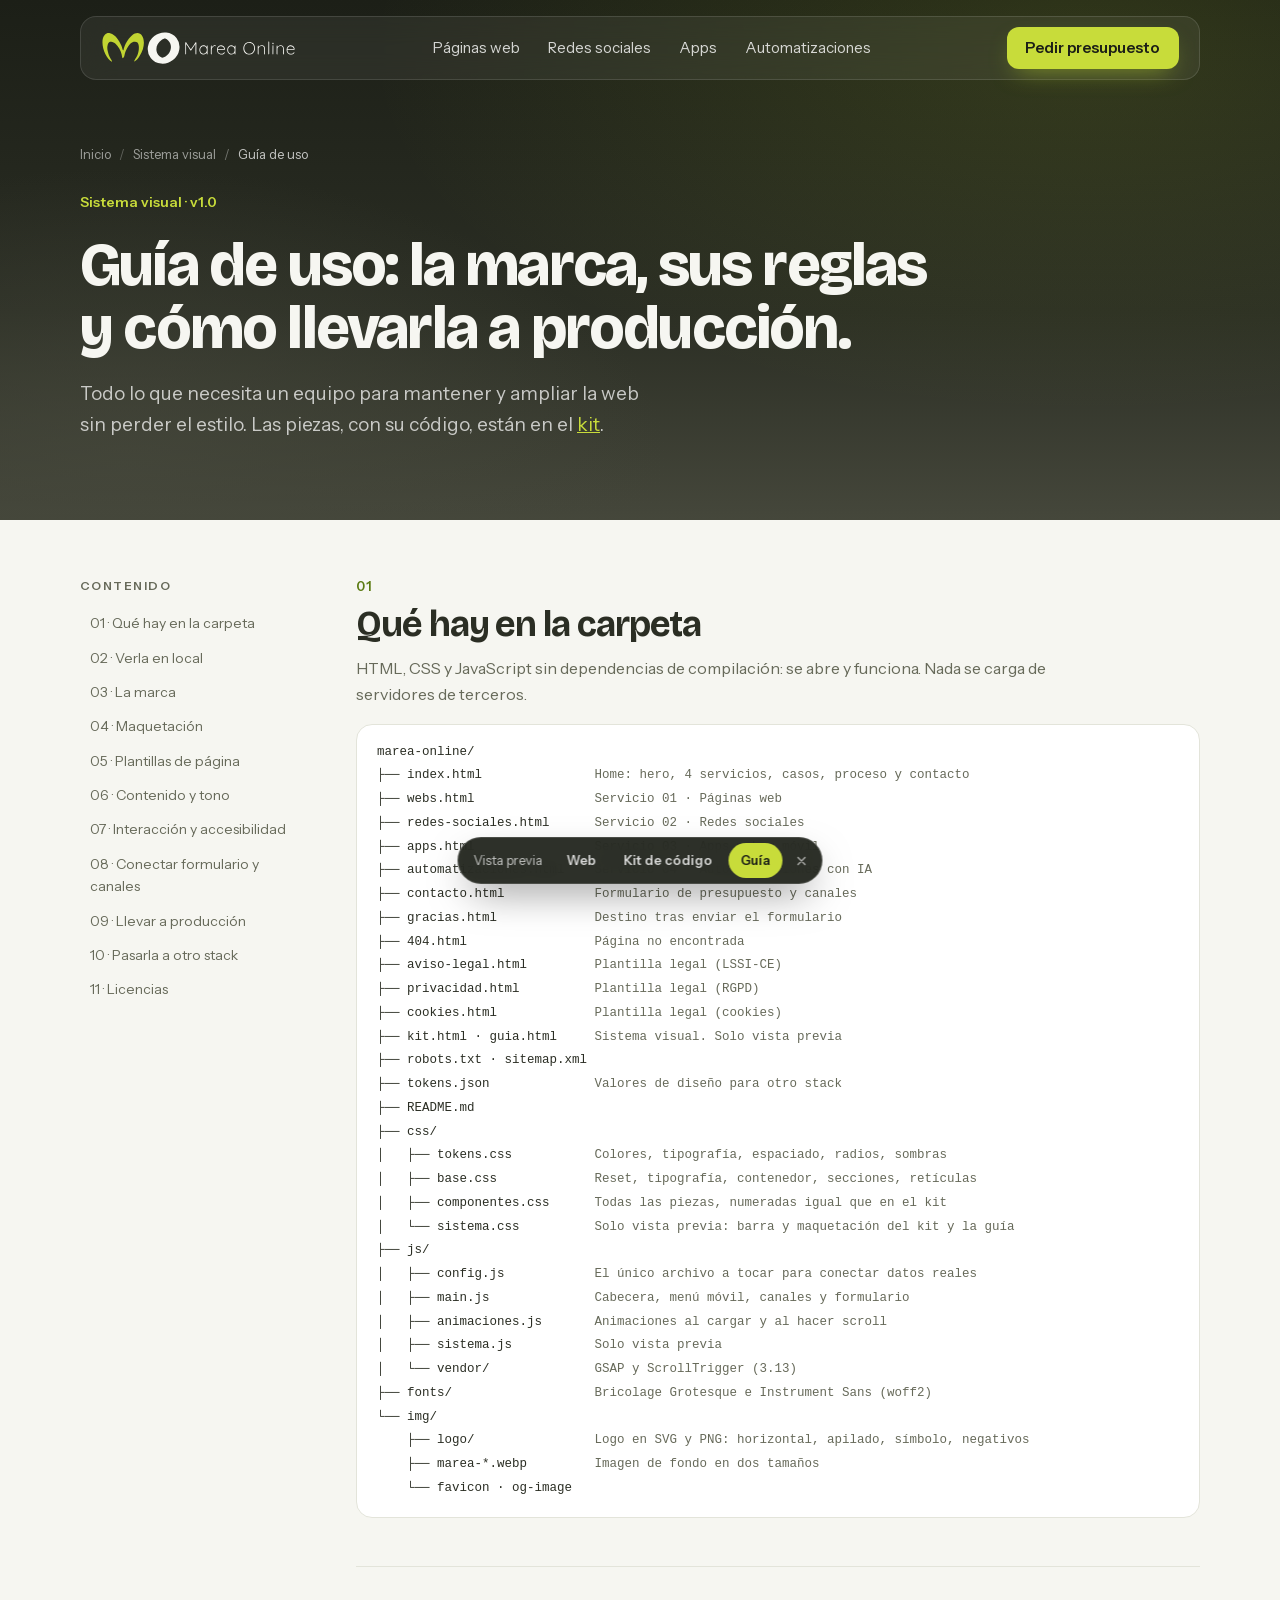
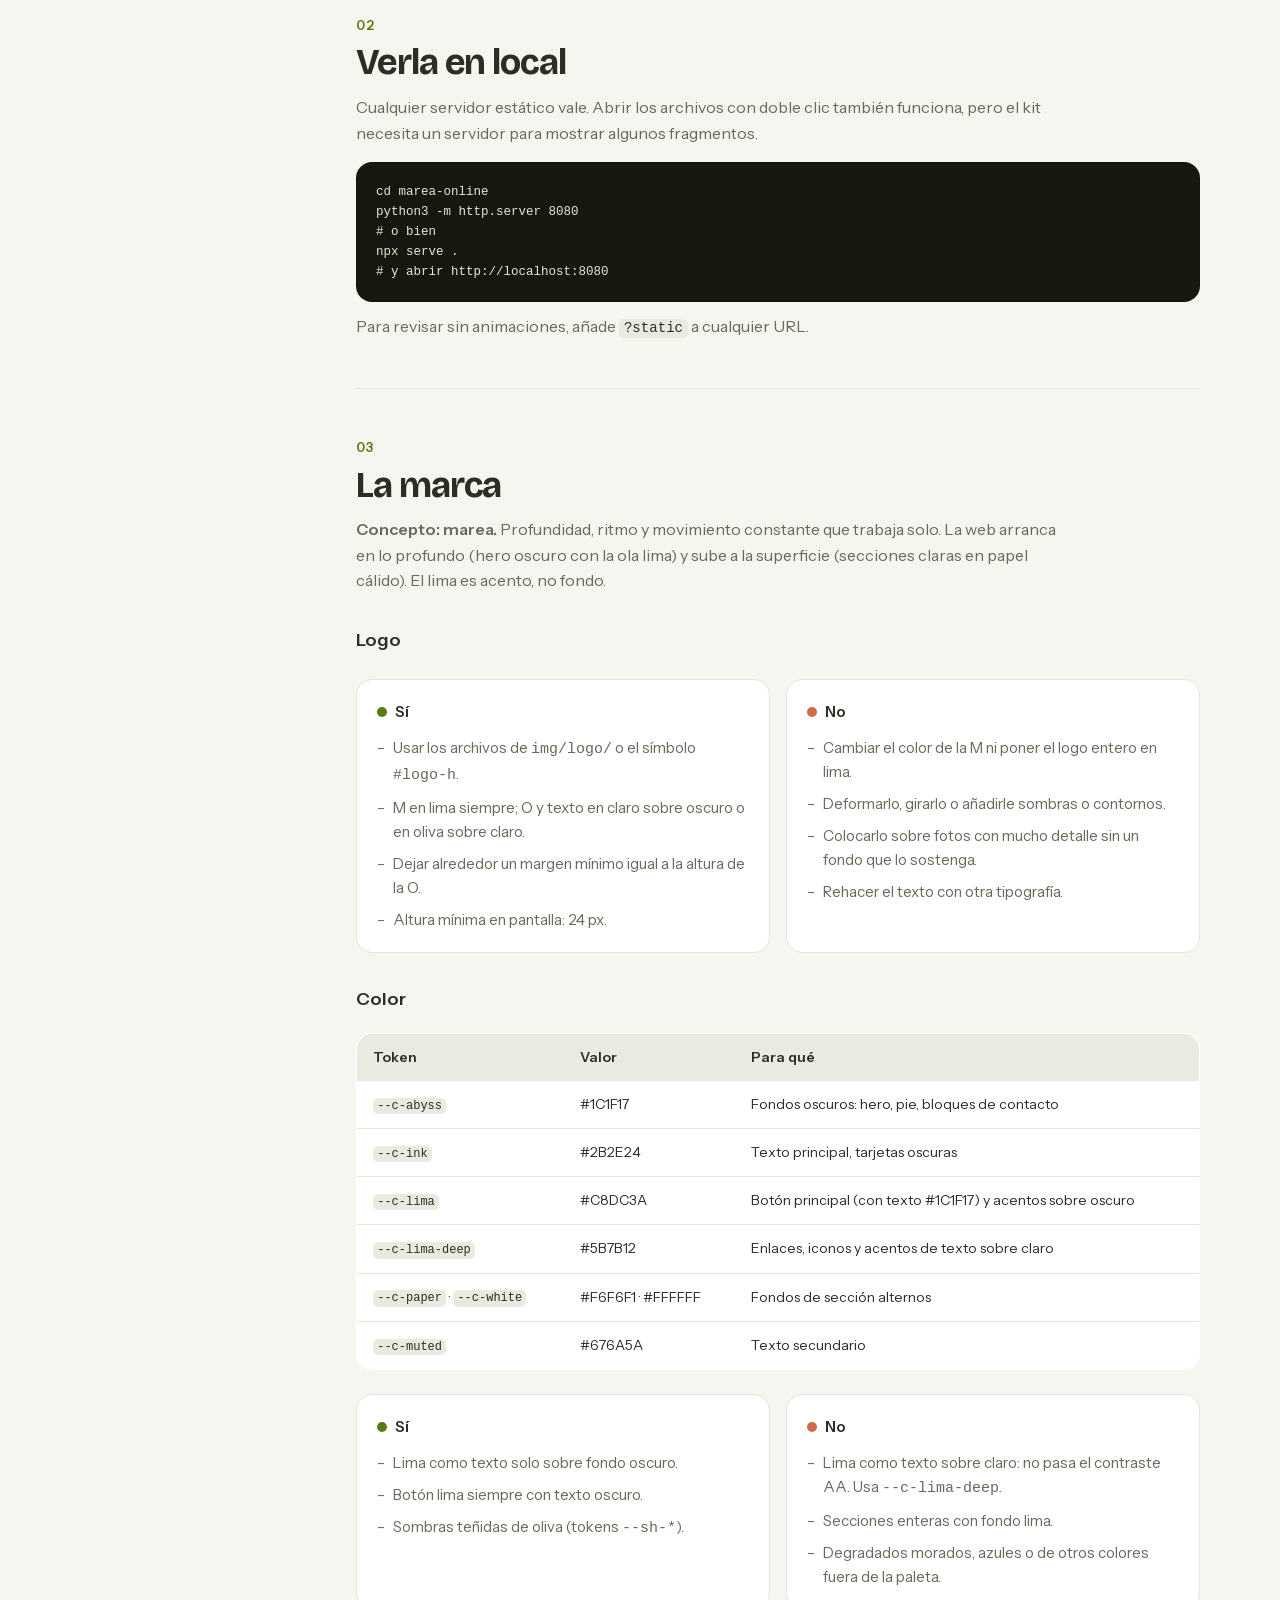
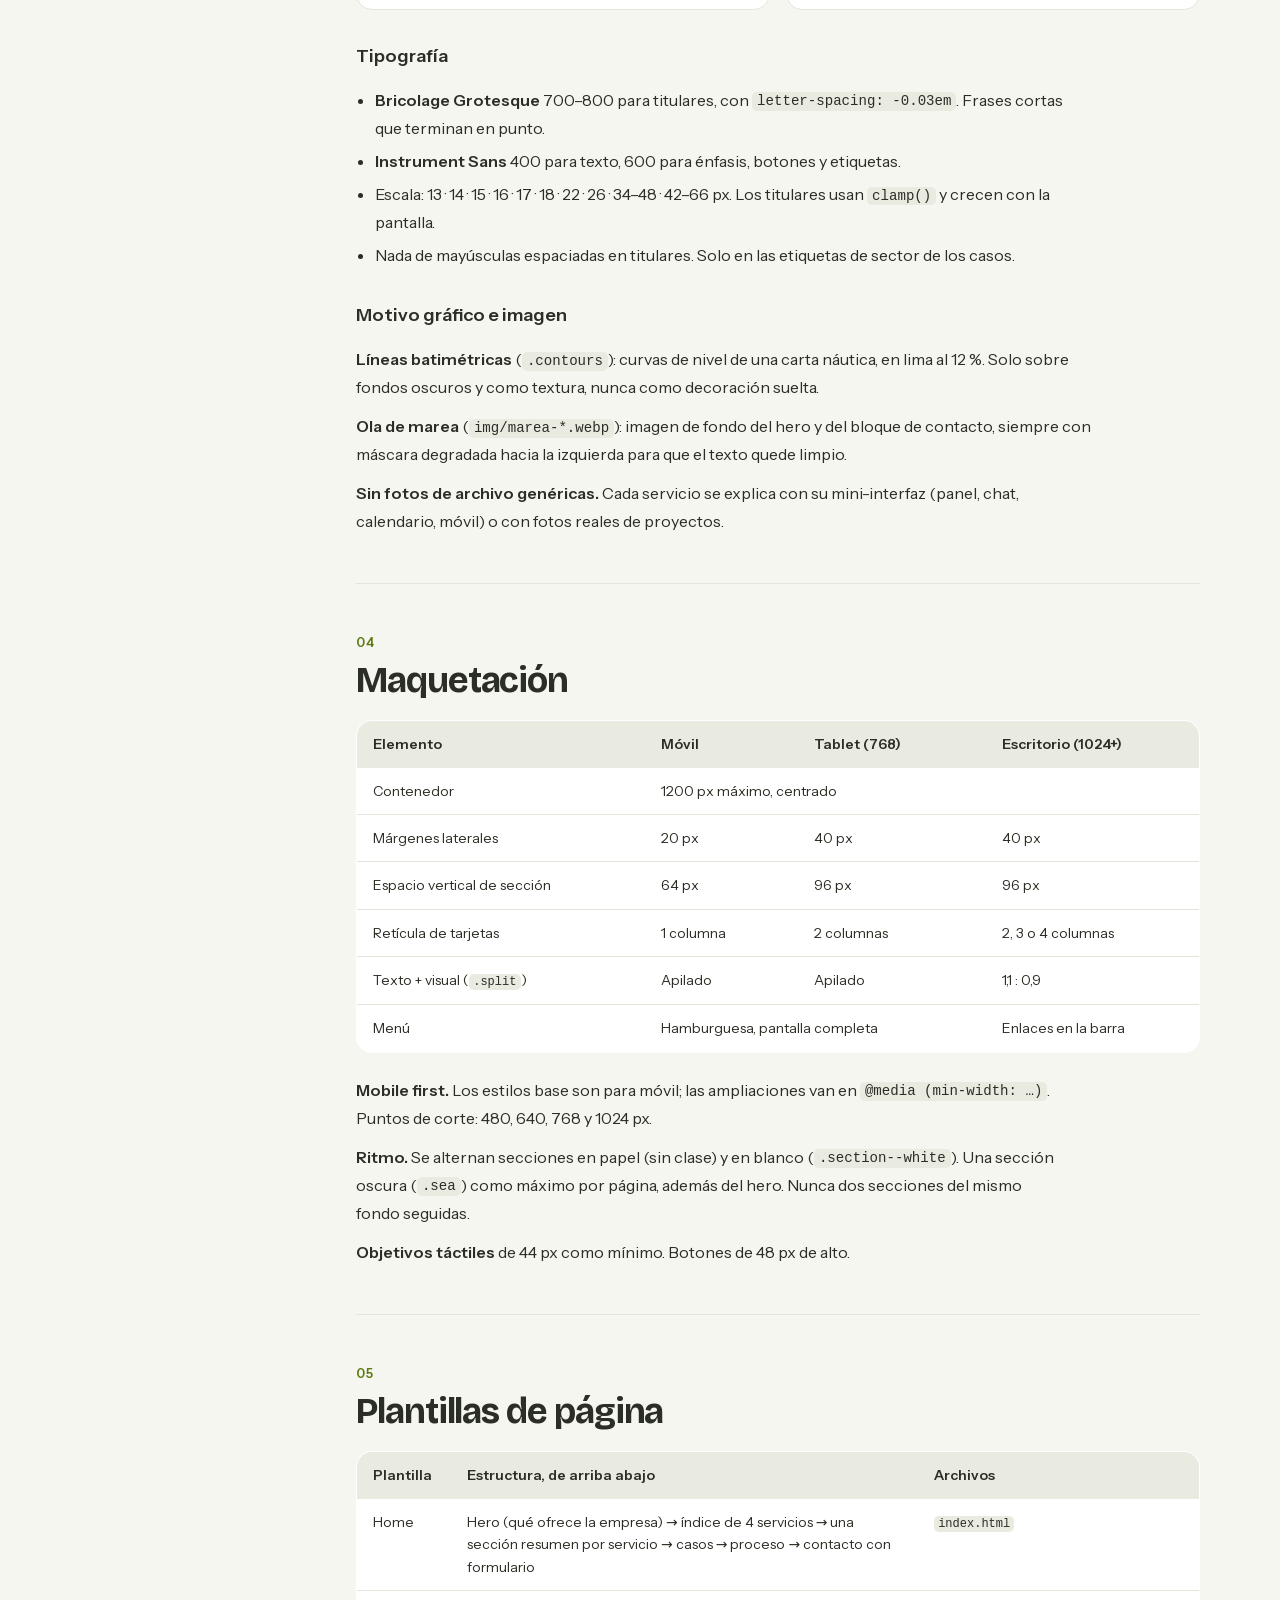
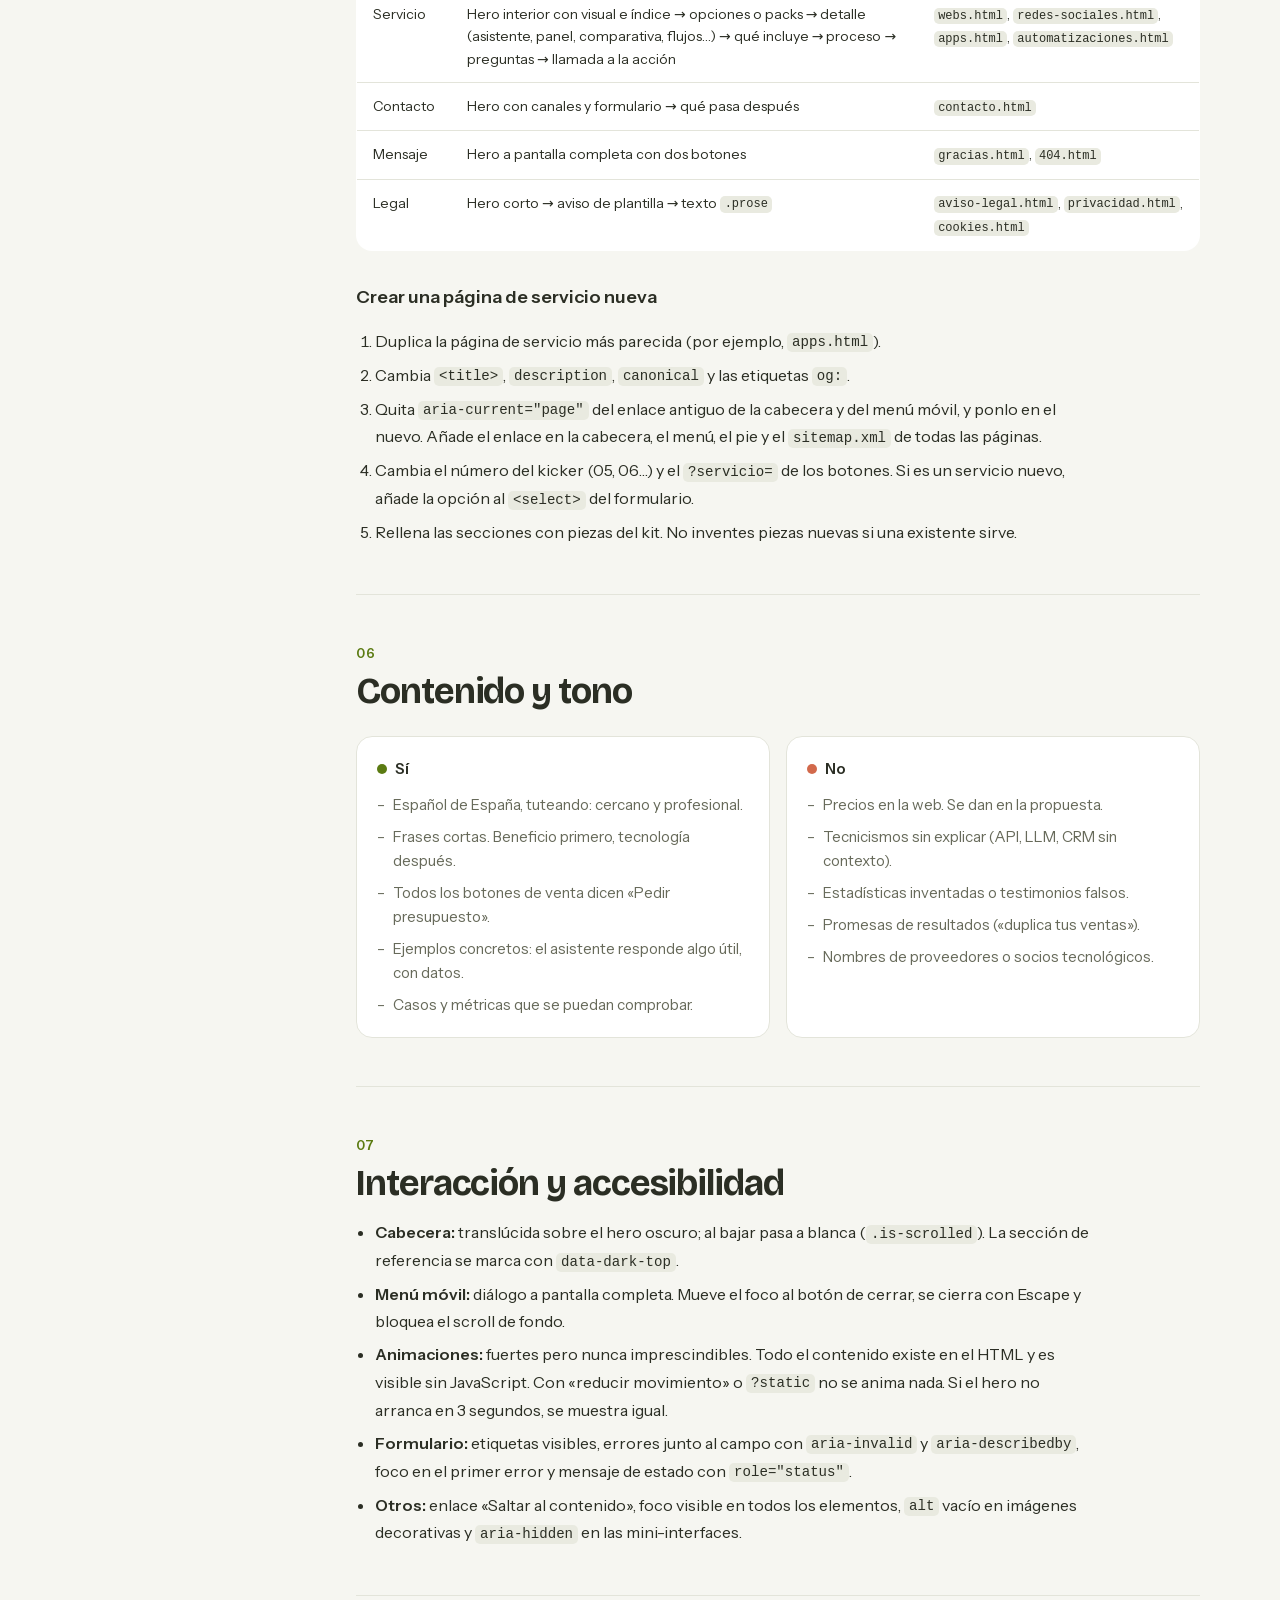
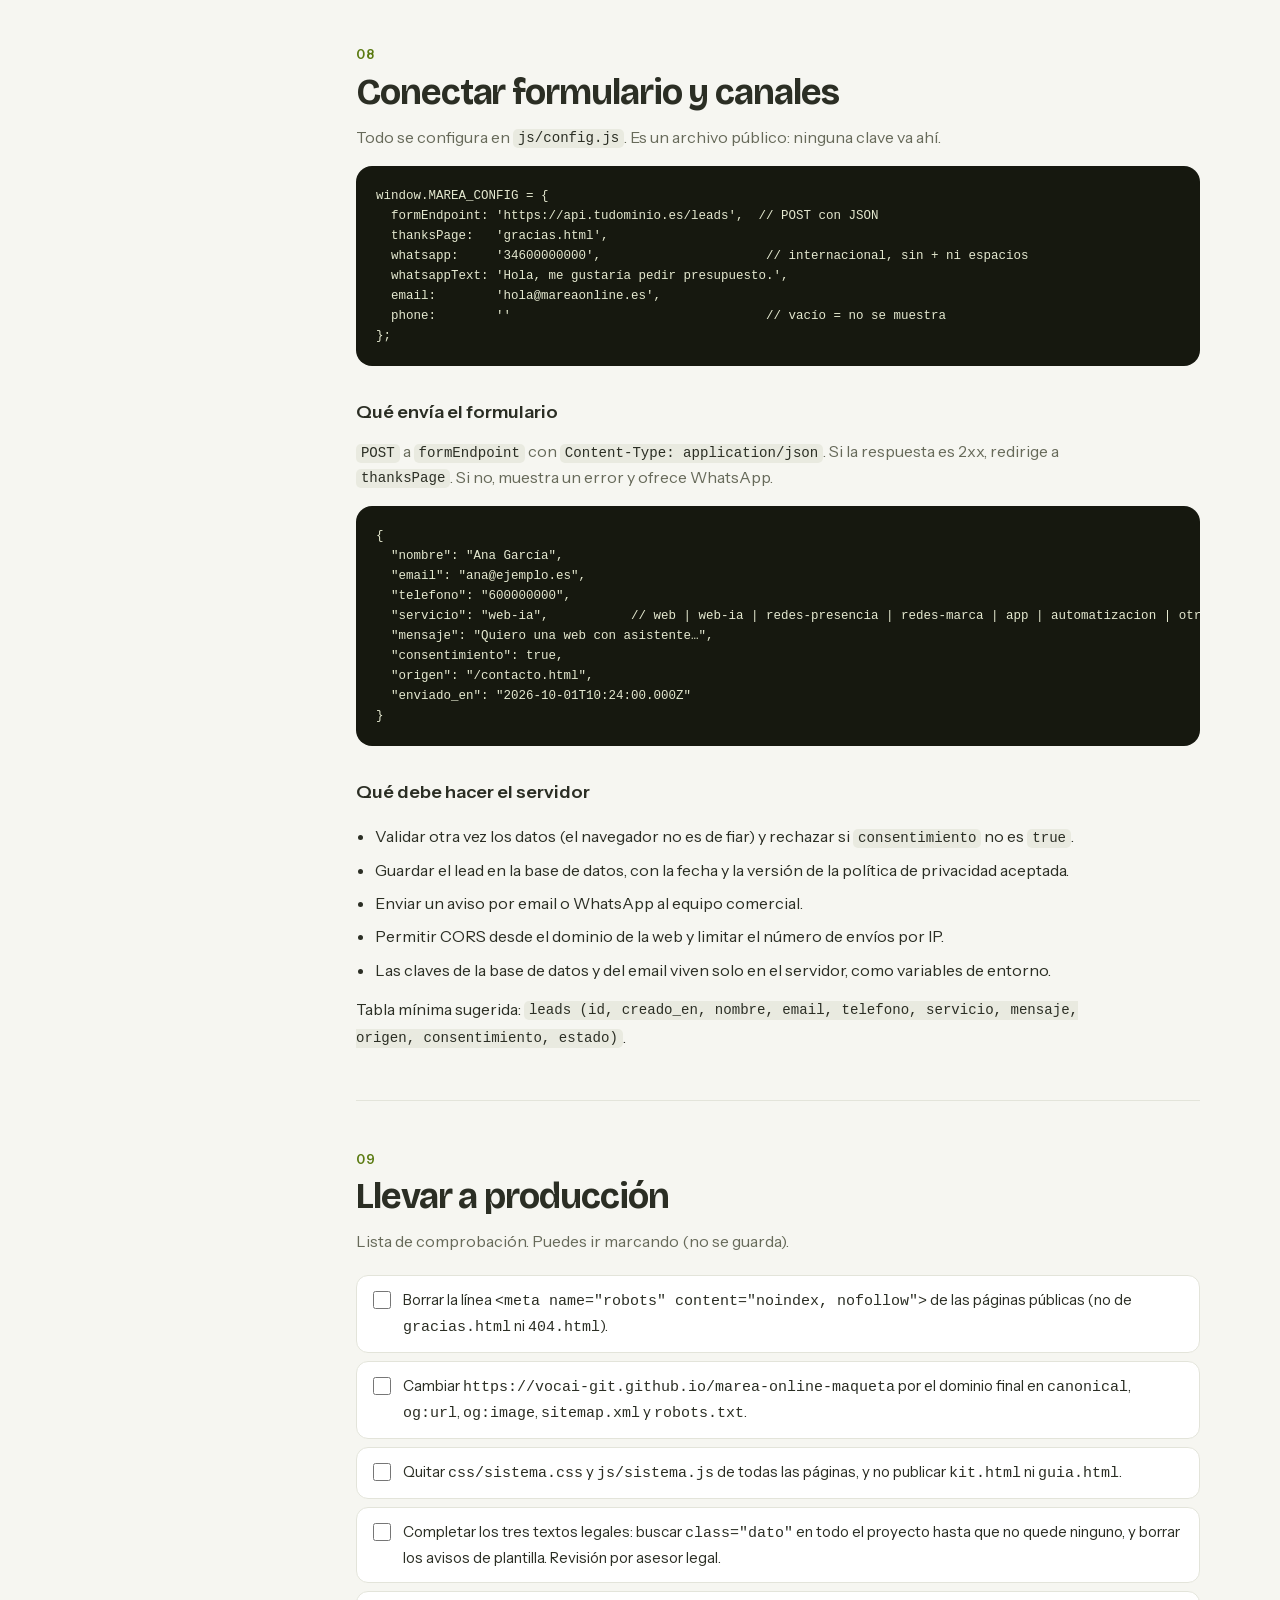
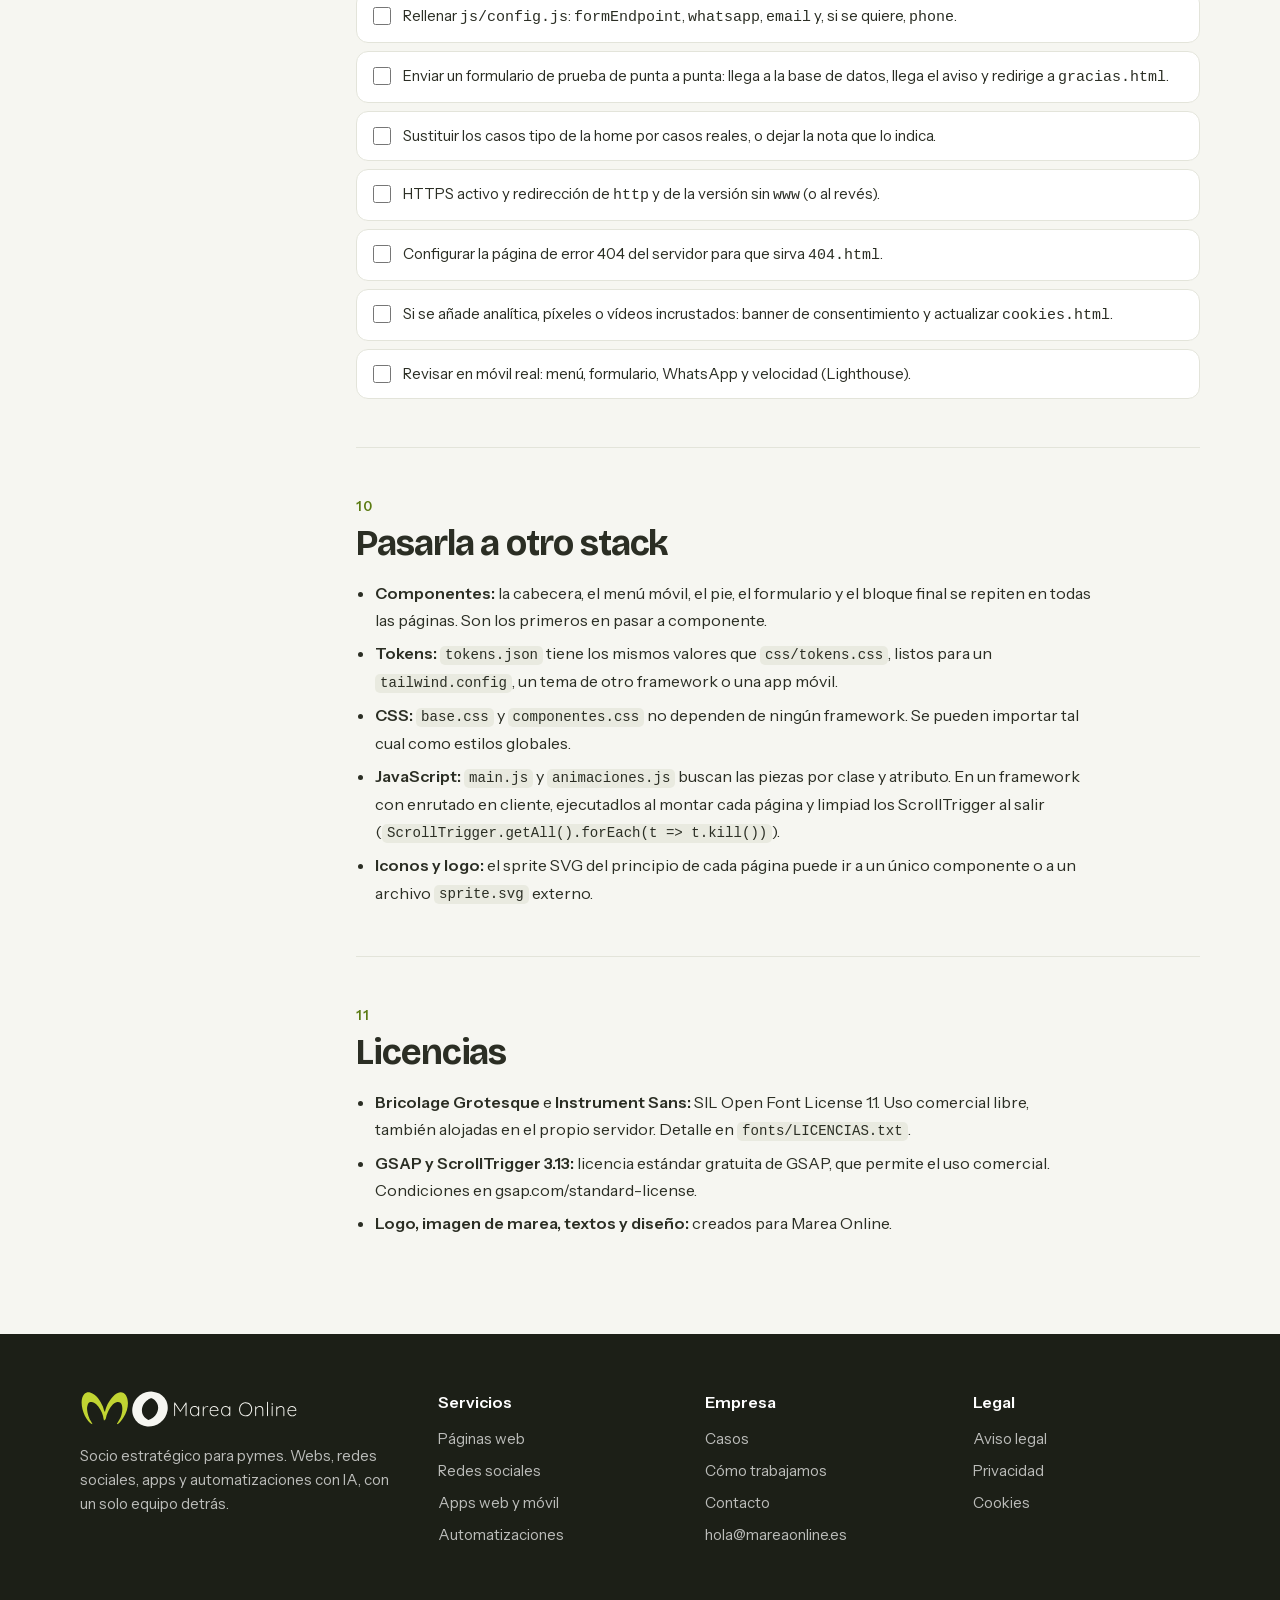
<file: guia.html>
<!DOCTYPE html>
<html lang="es">
<head>
<meta charset="UTF-8">
<meta name="viewport" content="width=device-width, initial-scale=1">
<title>Guía de uso — Sistema visual Marea Online</title>
<meta name="description" content="Reglas de marca, maquetación, componentes y cómo llevar la web a producción.">
<meta name="robots" content="noindex, nofollow">
<link rel="canonical" href="https://vocai-git.github.io/marea-online-maqueta/guia.html">
<meta name="theme-color" content="#1C1F17">
<link rel="icon" type="image/svg+xml" href="img/favicon.svg">
<link rel="icon" type="image/png" sizes="32x32" href="img/favicon-32.png">
<link rel="apple-touch-icon" href="img/apple-touch-icon.png">
<meta property="og:type" content="website">
<meta property="og:locale" content="es_ES">
<meta property="og:site_name" content="Marea Online">
<meta property="og:title" content="Guía de uso — Sistema visual Marea Online">
<meta property="og:description" content="Reglas de marca, maquetación, componentes y cómo llevar la web a producción.">
<meta property="og:url" content="https://vocai-git.github.io/marea-online-maqueta/guia.html">
<meta property="og:image" content="https://vocai-git.github.io/marea-online-maqueta/img/og-image.jpg">
<link rel="preload" href="fonts/bricolage-grotesque-normal.woff2" as="font" type="font/woff2" crossorigin>
<link rel="preload" href="fonts/instrument-sans-normal.woff2" as="font" type="font/woff2" crossorigin>
<link rel="stylesheet" href="css/tokens.css">
<link rel="stylesheet" href="css/base.css">
<link rel="stylesheet" href="css/componentes.css">
<link rel="stylesheet" href="css/sistema.css"> <!-- SOLO VISTA PREVIA: no llevar a producción -->
</head>
<body>
<a class="skip-link" href="#contenido">Saltar al contenido</a>
<div class="progress" aria-hidden="true"></div>
<!-- Logo e iconos: se definen una vez y se usan con <svg><use href="#..."/></svg> -->
<svg width="0" height="0" style="position:absolute" aria-hidden="true" focusable="false">
<symbol id="logo-h" viewBox="22 -1.5 3372.4 587.1"><path fill="#C1D432" d="M449.4 215.6C663.7 -175.1 880 136.4 688.7 430.7C664.5 468 638 509.6 596.3 527.2C596.8 524.6 592.4 522.2 593.4 519.7C598.7 505.7 636.3 448.8 648.3 422.1C672.8 367.5 697.4 240.1 646.1 194.8C630.2 180.7 604.9 180 585.6 186.1C507.2 210.5 456.9 319.1 433.3 390.5C427.2 409.1 427.5 428.8 418.7 446.7C412.7 458.9 403.4 462.3 392.5 468.3C383.3 446.4 383.6 423.2 377.8 399.3C361.7 332.9 321.4 265.8 272.6 218.4C248.8 195.4 212.1 173.6 178 185.7C154.5 194.1 145 214.9 138.2 237C126.7 274.2 130.1 307.3 138.3 344.5C151.1 402.6 162.5 430.5 191.1 483C197.8 495.4 206.8 506.3 212.6 519.3C214.8 524.5 209.4 527.4 209.4 528C94.1 475.8 -15.5 173.4 88.7 61.4C111.2 37.2 146.8 28.5 178.7 37.5C280.6 66.3 332.1 164.6 375.2 252.3C382 266.2 397.4 337.7 407.3 332.4C408.3 331.9 408.9 330.9 409.4 329.9C414 319.5 413.8 306.6 417.5 295.7C426.6 268.2 438 242.1 449.4 215.6Z"/><path fill="currentColor" fill-rule="evenodd" d="M880.97 464.43A281.35 262.39 142.25 0 1 1325.87 119.9A281.35 262.39 142.25 0 1 880.97 464.43ZM1131.8 126.8C1151.9 133.1 1167.3 146.9 1182.1 161.6C1288.9 267.9 1198.5 438.9 1078.2 460.7C941.8 402.8 950.4 225.1 1073.4 148C1091.1 136.9 1110.4 125.8 1131.8 126.8Z"/><path fill="currentColor" fill-rule="evenodd" transform="translate(1410.2 -775.1) scale(1.4277)" d="M1057.3 668C1059.7 669 1061.4 669.6 1061.9 672.6C1062.9 678 1062.1 723.7 1062.1 733.2C1062.1 752.3 1062.1 771.4 1062.1 790.5C1062.1 799.8 1062.4 809.2 1062.1 818.4C1061.9 822.8 1060.5 823.7 1056.7 824.8C1054.3 823.8 1052.6 823.2 1052.1 820.3C1051.3 815.4 1051.7 674.2 1052.2 672.1C1052.8 669.2 1054.9 668.8 1057.3 668ZM813.8 674.6C860.8 672.1 888.9 702.7 891.2 748.3C892.5 773.4 882.1 798.6 861.9 813.9C848.3 824.3 829.1 828.7 812.2 826.5C734.4 816.5 729.6 706.5 792.2 679.8C799.1 676.8 806.3 675.5 813.8 674.6ZM114 764C114.1 763.8 114.5 763.9 114.7 763.7C116.2 762.6 129.3 742.1 131.5 738.7C141.7 723.5 151.9 708.4 162.1 693.2C165.3 688.4 168.5 682.2 172.4 678.1C173.8 676.6 174.8 676.8 176.6 676.5C178.9 677.6 180.7 678.3 181.1 681.2C181.8 686.2 181.4 818.4 181 820.4C180.4 823.3 178.5 823.9 176.1 824.8C173.7 824.1 171.7 823.7 170.9 820.9C169.8 817 170.5 735.3 170.5 723.9C170.5 715.3 171.2 706.3 170.2 697.8C156.6 716.8 142.4 739.6 129.3 759.4C126.3 764.1 120.9 773.6 117.4 777.3C116.3 778.5 115.4 778.3 114 778.8C112.6 778.4 111.6 778.4 110.5 777.3C107.3 774.2 102.9 766.2 100.3 762.2C91.3 748.4 82.2 734.7 73.1 721C68 713.2 63.2 704.7 57.3 697.6C56.2 715.1 58.3 815.2 56.8 820.9C56 823.7 54 824.1 51.6 824.8C50.8 824.5 50.1 824.5 49.4 824C45.9 821.7 47 815.7 47 812.1C47 781.1 47 750.1 47 719C47 710.1 46.2 689.1 47.1 681.6C47.3 679.4 48.4 678.6 49.7 677C52.2 676.7 54.2 676.3 56.2 678.3C59.7 681.7 67.7 695.1 71 700C85.3 721.3 99.1 743.1 114 764ZM816.8 684.7C898.3 682.5 900.9 804.8 830.6 816C818 818 804.1 816.4 792.7 810.3C772.7 799.7 762 779.3 760.4 757.2C758.3 728.1 770.8 697.4 800.4 687.6C805.8 685.9 811.2 685.1 816.8 684.7ZM1113.6 686.8C1116.2 691.4 1116.2 693.9 1113.8 698.6C1109.2 701.4 1106.8 701.4 1102 699.1C1099.1 694.7 1099.1 692.1 1101.3 687.3C1105.9 684.1 1108.7 684 1113.6 686.8ZM307.1 738.6C307.2 734.5 306.2 724.4 307.7 721.2C308.4 719.8 309.4 719.4 310.4 718.4C313.2 718.4 315.6 718.4 316.9 721.4C317.5 723.1 318 817.2 317 820.8C316.3 823.7 314.4 824.1 311.9 824.8C310.6 824.2 309.5 824.2 308.5 823C306.2 820.3 307.3 807.8 307 803.6C304.2 807.4 301.5 811.4 298 814.7C287.8 824.4 272.9 828.8 259 826.4C213 818.3 204 750.1 239.3 724.1C246.9 718.5 255.7 715.4 265.2 715.1C278.9 714.7 292.1 720 301.2 730.5C303.3 733 305.1 736.1 307.1 738.6ZM414.5 724.8C413.7 725.1 413.3 725.6 412.4 725.8C407.6 726.4 403 720.8 391.7 726.7C379.8 732.9 370.7 746 367.9 759C365.9 768.3 367 800.8 367 812.3C367 815.4 367.7 819.7 366 822.5C364.9 824 363.7 824.2 362.1 824.8C359.6 824 357.7 823.6 357.1 820.7C356.2 817 356.4 724.5 357.1 722.1C357.9 719.6 359.7 719.2 361.8 718.4C363.4 718.9 364.7 718.9 365.8 720.4C368.1 723.4 366.9 738.5 367.3 743.1C369.2 739.9 370.9 736.3 373.1 733.2C380.9 722 393.4 714.1 407.4 715.1C410.2 715.4 414.3 716 415.6 718.9C416.6 721.1 415.4 722.8 414.5 724.8ZM525.8 767.4C524.6 768.1 523.9 768.9 522.4 769.1C517.1 770.1 509.6 769.3 504.1 769.3C483 769.3 461.5 768.5 440.4 769.5C439.7 777 441.3 784.8 444.2 791.9C453.4 814.1 481.5 824 502.9 813C511.9 808.3 515.4 801.8 518.7 799.8C521 798.4 522.3 799.5 524.4 800.5C524.6 801.3 525.1 801.7 525.3 802.6C525.7 806.7 521.1 810.3 518.4 812.7C506.1 824.3 490.3 829 473.8 826C440.7 820.2 426.9 791.7 430.9 760.5C438.2 704.6 511 700.1 524.9 748.9C526.2 753.3 528 760.8 526.9 765.3C526.7 766.2 526.2 766.7 525.8 767.4ZM644 738.2C644.1 733.7 642.5 721 647 718.8C648.4 718.1 649.4 718.4 650.8 718.4C652.4 719.7 653.7 720.3 654.1 722.5C654.9 726.8 654.5 819.3 653.9 821.2C653 823.7 651.3 824 649.2 824.8C647.9 824.4 646.8 824.4 645.7 823.3C642.8 820.3 644.1 808.3 643.9 803.9C641 807.4 638.4 811.4 635 814.6C624.5 824.7 608.7 829.1 594.5 826.1C549.7 816.5 541.3 749.8 576.3 724.1C583.6 718.7 592.2 715.5 601.3 715.1C612.6 714.7 623.6 717.8 632.5 725C635.4 727.3 637.9 730 640.1 733C640.9 734.1 642.6 737.7 643.5 738.3C643.6 738.4 643.9 738.1 644 738.2ZM1006.2 824.8C1004.4 824.2 1002.8 824.1 1001.8 822.1C1000.3 819.1 1001.1 812.9 1001.1 809.5C1001.1 797.6 1001.1 785.6 1001.1 773.7C1001.1 751.2 1002.7 725.1 972.2 724.7C960.1 724.6 948.5 730.1 940.8 739.3C937.9 742.7 935.7 746.8 934.8 751.2C932.1 763.2 936 816.2 933.4 821.8C932.4 824.2 930.5 824.3 928.4 824.8C926.3 823.7 924.8 823.3 924.2 820.7C923.3 817.2 923.5 724.7 924.2 722.2C925.2 719 927.6 718.8 930.3 718.6C931.2 719.2 932.1 719.3 932.8 720.3C935.1 723.3 934 732 934.2 735.9C936.5 733.5 938.6 730.7 941.1 728.4C951 719.3 963.9 714.4 977.4 715.2C1016.8 717.7 1011.3 758.1 1011.3 786.3C1011.3 792.8 1012.1 815.7 1011.1 820.4C1010.5 823.3 1008.6 823.9 1006.2 824.8ZM1107.7 715.3C1109.9 716.2 1111.6 716.5 1112.3 719C1113 721.6 1113.1 817.9 1112.3 820.9C1111.6 823.8 1109.6 824.1 1107.1 824.8C1105 823.8 1103.5 823.3 1102.9 820.7C1102 816.9 1102.4 721 1103.1 718.9C1103.9 716.4 1105.6 716.1 1107.7 715.3ZM1234.4 824.8C1232.5 824.2 1231 824.1 1230 822.1C1227.6 817.4 1230.2 762.6 1228.9 751.5C1228.4 747.3 1227.4 743.1 1225.6 739.2C1214.2 714.6 1175.2 724.1 1165 745.2C1163.9 747.6 1163 750.1 1162.6 752.7C1161 764.3 1163.9 816.6 1161.6 821.7C1160.7 823.8 1159.2 824 1157.4 824.8C1154.9 824.1 1153 823.7 1152.3 820.8C1151.6 817.5 1151.6 724.8 1152.4 722.3C1153.1 719.4 1155.2 719.1 1157.6 718.4C1158.6 718.9 1159.5 718.9 1160.4 719.7C1163.4 722.4 1162.2 731.7 1162.5 735.7C1164.7 733.4 1166.8 730.7 1169.3 728.5C1179.1 719.5 1191.4 714.7 1204.7 715.1C1212.1 715.4 1219.6 717.5 1225.5 722C1238.9 732.3 1239.4 749.4 1239.4 764.8C1239.4 771.7 1239.4 778.6 1239.4 785.5C1239.4 792.4 1240.2 815.3 1239.2 820.4C1238.6 823.3 1236.8 823.9 1234.4 824.8ZM1368.1 767.4C1366.9 768.1 1366.2 768.9 1364.7 769.1C1359.4 770.1 1351.9 769.3 1346.4 769.3C1325.2 769.3 1303.8 768.5 1282.7 769.5C1281.9 776.9 1283.5 784.8 1286.5 791.8C1295.9 814.5 1324.4 824.1 1345.9 812.6C1354 808.2 1357.7 801.8 1360.9 799.8C1363.3 798.5 1364.6 799.5 1366.7 800.5C1366.9 801.3 1367.4 801.7 1367.5 802.6C1368 806.7 1363.4 810.3 1360.7 812.8C1354.8 818.3 1347.5 823 1339.7 825.2C1313.8 832.6 1284.8 818.1 1275.8 792.7C1272.1 782.4 1271.9 771.3 1273.2 760.5C1274.2 752.6 1277 745 1281.2 738.2C1303 703.4 1355.7 708.8 1367.2 748.9C1368.6 753.7 1370.3 760.3 1369.2 765.3C1369 766.2 1368.5 766.6 1368.1 767.4ZM264.2 725C269 724.7 273.7 724.7 278.4 726C298.6 731.6 308.6 753.3 307.9 772.9C307.3 787.9 301 803.2 288 811.7C280.8 816.4 272.1 817.9 263.6 817.1C219.6 812.8 215.3 740.5 255.6 726.6C258.4 725.7 261.3 725.4 264.2 725ZM601.2 725C656.7 722.7 657.9 807 613.2 816.5C605.5 818.1 597 817.5 589.8 814.4C576.5 808.7 567.9 794.8 565.6 780.9C562 759.3 570.3 734.4 592.6 726.6C595.4 725.7 598.3 725.4 601.2 725ZM516.3 759.8C502.8 760.3 489.2 759.9 475.7 759.9C464.3 759.9 452.8 760.4 441.4 759.8C441.4 759.5 441.2 759.3 441.2 759.1C440.9 754.9 445.6 745.7 447.9 742.3C468.8 710.1 518 727.6 516.3 759.8ZM1358.6 759.8C1346.4 760.4 1334.1 759.9 1321.9 759.9C1309.2 759.9 1296.4 760.4 1283.7 759.8C1284.3 753.1 1287.1 746.5 1291.1 740.9C1308.9 716 1348.9 721.6 1357.7 751.4C1358.3 753.4 1359.5 757 1358.9 759.1C1358.9 759.4 1358.6 759.5 1358.6 759.8Z"/></symbol>
<symbol id="i-menu" viewBox="0 0 24 24"><g fill="none" stroke="currentColor" stroke-width="2" stroke-linecap="round"><path d="M4 7h16M4 12h16M4 17h16"/></g></symbol>
<symbol id="i-close" viewBox="0 0 24 24"><g fill="none" stroke="currentColor" stroke-width="2" stroke-linecap="round"><path d="M6 6l12 12M18 6 6 18"/></g></symbol>
<symbol id="i-arrow" viewBox="0 0 24 24"><g fill="none" stroke="currentColor" stroke-width="2.2" stroke-linecap="round" stroke-linejoin="round"><path d="M5 12h14M13 6l6 6-6 6"/></g></symbol>
<symbol id="i-arrow-down" viewBox="0 0 24 24"><g fill="none" stroke="currentColor" stroke-width="2.2" stroke-linecap="round" stroke-linejoin="round"><path d="M12 5v14M6 13l6 6 6-6"/></g></symbol>
<symbol id="i-check" viewBox="0 0 24 24"><g fill="none" stroke="currentColor" stroke-width="2.2" stroke-linecap="round" stroke-linejoin="round"><path d="M20 6 9 17l-5-5"/></g></symbol>
<symbol id="i-web" viewBox="0 0 24 24"><g fill="none" stroke="currentColor" stroke-width="2" stroke-linecap="round"><circle cx="12" cy="12" r="9"/><path d="M3 12h18M12 3a14 14 0 0 1 0 18M12 3a14 14 0 0 0 0 18"/></g></symbol>
<symbol id="i-social" viewBox="0 0 24 24"><g fill="none" stroke="currentColor" stroke-width="2"><rect x="3" y="3" width="18" height="18" rx="5"/><circle cx="12" cy="12" r="4"/><circle cx="17.5" cy="6.5" r=".6" fill="currentColor"/></g></symbol>
<symbol id="i-app" viewBox="0 0 24 24"><g fill="none" stroke="currentColor" stroke-width="2" stroke-linecap="round"><rect x="6" y="2" width="12" height="20" rx="2.5"/><path d="M10 18h4"/></g></symbol>
<symbol id="i-bot" viewBox="0 0 24 24"><g fill="none" stroke="currentColor" stroke-width="2" stroke-linecap="round"><path d="M12 3v3M5 8h14a2 2 0 0 1 2 2v7a2 2 0 0 1-2 2H5a2 2 0 0 1-2-2v-7a2 2 0 0 1 2-2Z"/><path d="M9 13h.01M15 13h.01"/></g></symbol>
<symbol id="i-play" viewBox="0 0 24 24"><path fill="currentColor" d="M8 5v14l11-7z"/></symbol>
<symbol id="i-carousel" viewBox="0 0 24 24"><g fill="none" stroke="currentColor" stroke-width="2"><rect x="3" y="5" width="12" height="14" rx="2"/><path d="M19 8v10a2 2 0 0 1-2 2"/></g></symbol>
<symbol id="i-calendar" viewBox="0 0 24 24"><g fill="none" stroke="currentColor" stroke-width="2" stroke-linecap="round"><rect x="3" y="5" width="18" height="16" rx="2"/><path d="M3 10h18M8 3v4M16 3v4"/></g></symbol>
<symbol id="i-message" viewBox="0 0 24 24"><g fill="none" stroke="currentColor" stroke-width="2" stroke-linejoin="round"><path d="M4 4h16v12H7l-3 3z"/></g></symbol>
<symbol id="i-whatsapp" viewBox="0 0 24 24"><g fill="none" stroke="currentColor" stroke-width="2" stroke-linecap="round" stroke-linejoin="round"><path d="M3.5 20.5l1.3-4.2A8.5 8.5 0 1 1 8 19.4z"/><path d="M9 8.5c0 3.5 3 6.5 6.5 6.5l1-1.6-2-1-1 .9a5 5 0 0 1-2.8-2.8l.9-1-1-2z" stroke-width="1.6"/></g></symbol>
<symbol id="i-telegram" viewBox="0 0 24 24"><g fill="none" stroke="currentColor" stroke-width="2" stroke-linecap="round" stroke-linejoin="round"><path d="M21 4 3 11l6 2.5M21 4l-4 16-8-6.5M21 4 9 13.5V19l3-3"/></g></symbol>
<symbol id="i-mail" viewBox="0 0 24 24"><g fill="none" stroke="currentColor" stroke-width="2" stroke-linecap="round" stroke-linejoin="round"><rect x="3" y="5" width="18" height="14" rx="2"/><path d="m3 7 9 6 9-6"/></g></symbol>
<symbol id="i-phone" viewBox="0 0 24 24"><g fill="none" stroke="currentColor" stroke-width="2" stroke-linejoin="round"><path d="M5 4h4l2 5-2.5 1.5a11 11 0 0 0 5 5L15 13l5 2v4a2 2 0 0 1-2 2A16 16 0 0 1 3 6a2 2 0 0 1 2-2"/></g></symbol>
<symbol id="i-seal" viewBox="0 0 24 24"><path fill="currentColor" d="M12 1.6l2.3 2 3-.5 1 2.9 2.7 1.4-.6 3 1.9 2.3-1.9 2.3.6 3-2.7 1.4-1 2.9-3-.5-2.3 2-2.3-2-3 .5-1-2.9L3 18.4l.6-3L1.7 12l1.9-2.3-.6-3L5.7 5.3l1-2.9 3 .5z"/><path d="M8.2 12.3l2.6 2.6 5-5.2" fill="none" stroke="#1C1F17" stroke-width="2.2" stroke-linecap="round" stroke-linejoin="round"/></symbol>
<symbol id="i-food" viewBox="0 0 24 24"><g fill="none" stroke="currentColor" stroke-width="1.8" stroke-linecap="round" stroke-linejoin="round"><path d="M7 3v8a2 2 0 0 0 2 2v8M5 3v5M9 3v5M17 3c-2 1-3 3-3 6v3h3v9"/></g></symbol>
<symbol id="i-health" viewBox="0 0 24 24"><g fill="none" stroke="currentColor" stroke-width="1.8" stroke-linecap="round"><path d="M12 8v8M8 12h8"/><rect x="3" y="3" width="18" height="18" rx="5"/></g></symbol>
<symbol id="i-sport" viewBox="0 0 24 24"><g fill="none" stroke="currentColor" stroke-width="1.8" stroke-linecap="round"><path d="M6 8v8M18 8v8M3 10v4M21 10v4M6 12h12"/></g></symbol>
<symbol id="i-briefcase" viewBox="0 0 24 24"><g fill="none" stroke="currentColor" stroke-width="1.8" stroke-linecap="round"><rect x="3" y="7" width="18" height="13" rx="2"/><path d="M9 7V5a2 2 0 0 1 2-2h2a2 2 0 0 1 2 2v2M3 12h18"/></g></symbol>
<symbol id="i-chart" viewBox="0 0 24 24"><g fill="none" stroke="currentColor" stroke-width="2" stroke-linecap="round"><path d="M4 20V10M10 20V4M16 20v-7M22 20H2"/></g></symbol>
<symbol id="i-search" viewBox="0 0 24 24"><g fill="none" stroke="currentColor" stroke-width="2" stroke-linecap="round"><circle cx="11" cy="11" r="7"/><path d="m20 20-4-4"/></g></symbol>
<symbol id="i-bolt" viewBox="0 0 24 24"><g fill="none" stroke="currentColor" stroke-width="2" stroke-linejoin="round"><path d="M13 2 4 14h7l-1 8 9-12h-7z"/></g></symbol>
<symbol id="i-lock" viewBox="0 0 24 24"><g fill="none" stroke="currentColor" stroke-width="2" stroke-linecap="round"><rect x="4" y="10" width="16" height="11" rx="2"/><path d="M8 10V7a4 4 0 0 1 8 0v3"/></g></symbol>
<symbol id="i-pen" viewBox="0 0 24 24"><g fill="none" stroke="currentColor" stroke-width="2" stroke-linecap="round" stroke-linejoin="round"><path d="M12 20h9M16.5 3.5a2.1 2.1 0 0 1 3 3L7 19l-4 1 1-4z"/></g></symbol>
<symbol id="i-users" viewBox="0 0 24 24"><g fill="none" stroke="currentColor" stroke-width="2" stroke-linecap="round"><circle cx="9" cy="8" r="3.5"/><path d="M2.5 20a6.5 6.5 0 0 1 13 0M16 4.5a3.5 3.5 0 0 1 0 7M18 14.5a6.5 6.5 0 0 1 3.5 5.5"/></g></symbol>
<symbol id="i-clock" viewBox="0 0 24 24"><g fill="none" stroke="currentColor" stroke-width="2" stroke-linecap="round"><circle cx="12" cy="12" r="9"/><path d="M12 7v5l3 2"/></g></symbol>
<symbol id="i-mic" viewBox="0 0 24 24"><g fill="none" stroke="currentColor" stroke-width="2" stroke-linecap="round"><rect x="9" y="3" width="6" height="11" rx="3"/><path d="M5 11a7 7 0 0 0 14 0M12 18v3"/></g></symbol>
<symbol id="i-repeat" viewBox="0 0 24 24"><g fill="none" stroke="currentColor" stroke-width="2" stroke-linecap="round" stroke-linejoin="round"><path d="M17 2l4 4-4 4"/><path d="M3 11V9a3 3 0 0 1 3-3h15M7 22l-4-4 4-4"/><path d="M21 13v2a3 3 0 0 1-3 3H3"/></g></symbol>
<symbol id="i-doc" viewBox="0 0 24 24"><g fill="none" stroke="currentColor" stroke-width="2" stroke-linecap="round" stroke-linejoin="round"><path d="M14 3H6a2 2 0 0 0-2 2v14a2 2 0 0 0 2 2h12a2 2 0 0 0 2-2V9z"/><path d="M14 3v6h6M8 13h8M8 17h5"/></g></symbol>
<symbol id="i-target" viewBox="0 0 24 24"><g fill="none" stroke="currentColor" stroke-width="2"><circle cx="12" cy="12" r="9"/><circle cx="12" cy="12" r="5"/><circle cx="12" cy="12" r="1" fill="currentColor"/></g></symbol>
<symbol id="i-spark" viewBox="0 0 24 24"><g fill="none" stroke="currentColor" stroke-width="2" stroke-linejoin="round"><path d="M12 3l1.8 5.2L19 10l-5.2 1.8L12 17l-1.8-5.2L5 10l5.2-1.8z"/><path d="M19 16l.7 2.3L22 19l-2.3.7L19 22l-.7-2.3L16 19l2.3-.7z"/></g></symbol>
<symbol id="i-gear" viewBox="0 0 24 24"><g fill="none" stroke="currentColor" stroke-width="2" stroke-linecap="round"><circle cx="12" cy="12" r="3"/><path d="M12 2v3M12 19v3M4.2 4.2l2.1 2.1M17.7 17.7l2.1 2.1M2 12h3M19 12h3M4.2 19.8l2.1-2.1M17.7 6.3l2.1-2.1"/></g></symbol>
<symbol id="i-cart" viewBox="0 0 24 24"><g fill="none" stroke="currentColor" stroke-width="2" stroke-linecap="round" stroke-linejoin="round"><path d="M3 4h2l2.4 11h10.8L21 7H6.2"/><circle cx="9" cy="20" r="1.3"/><circle cx="17" cy="20" r="1.3"/></g></symbol>
<symbol id="i-layers" viewBox="0 0 24 24"><g fill="none" stroke="currentColor" stroke-width="2" stroke-linejoin="round"><path d="m12 3 9 5-9 5-9-5z"/><path d="m3 13 9 5 9-5"/></g></symbol>
<symbol id="i-plug" viewBox="0 0 24 24"><g fill="none" stroke="currentColor" stroke-width="2" stroke-linecap="round"><path d="M9 2v5M15 2v5M6 7h12v4a6 6 0 0 1-12 0zM12 17v5"/></g></symbol>
<symbol id="i-support" viewBox="0 0 24 24"><g fill="none" stroke="currentColor" stroke-width="2" stroke-linecap="round"><path d="M4 14v-2a8 8 0 0 1 16 0v2"/><rect x="3" y="13" width="4" height="6" rx="1.5"/><rect x="17" y="13" width="4" height="6" rx="1.5"/><path d="M19 19a3 3 0 0 1-3 3h-3"/></g></symbol>
<symbol id="i-video" viewBox="0 0 24 24"><g fill="none" stroke="currentColor" stroke-width="2" stroke-linejoin="round"><rect x="2" y="6" width="14" height="12" rx="2"/><path d="m16 10 6-3v10l-6-3z"/></g></symbol>
<symbol id="i-inbox" viewBox="0 0 24 24"><g fill="none" stroke="currentColor" stroke-width="2" stroke-linecap="round" stroke-linejoin="round"><path d="M3 13h5l1.5 3h5L16 13h5"/><path d="M5 5h14l2 8v6H3v-6z"/></g></symbol>
<symbol id="i-euro" viewBox="0 0 24 24"><g fill="none" stroke="currentColor" stroke-width="2" stroke-linecap="round"><path d="M17 6.5A7 7 0 1 0 17 17.5M4 10h9M4 14h9"/></g></symbol>
</svg>

<!-- CABECERA -->
<header class="site-header">
  <div class="container">
    <nav class="nav glass" data-hero aria-label="Principal">
      <a href="index.html" aria-label="Marea Online, inicio"><svg class="logo" role="img" aria-label="Marea Online"><use href="#logo-h"/></svg></a>
      <div class="nav__links">
        <a class="nav__link" href="webs.html">Páginas web</a>
        <a class="nav__link" href="redes-sociales.html">Redes sociales</a>
        <a class="nav__link" href="apps.html">Apps</a>
        <a class="nav__link" href="automatizaciones.html">Automatizaciones</a>
      </div>
      <div class="nav__actions">
        <a href="contacto.html" class="btn btn--lima btn--sm">Pedir presupuesto</a>
        <button type="button" class="nav__toggle" data-menu-open aria-label="Abrir menú" aria-expanded="false" aria-controls="mobileMenu"><svg><use href="#i-menu"/></svg></button>
      </div>
    </nav>
  </div>
</header>

<!-- MENÚ MÓVIL -->
<div id="mobileMenu" class="mobile-menu" role="dialog" aria-modal="true" aria-label="Menú" aria-hidden="true">
  <div class="mobile-menu__bg"></div>
  <div class="mobile-menu__inner">
    <div class="mobile-menu__bar glass">
      <a href="index.html" aria-label="Marea Online, inicio"><svg class="logo" role="img" aria-label="Marea Online"><use href="#logo-h"/></svg></a>
      <button type="button" class="nav__toggle" data-menu-close aria-label="Cerrar menú"><svg><use href="#i-close"/></svg></button>
    </div>
    <nav class="mobile-menu__nav" aria-label="Secciones">
      <a class="mm-link" href="webs.html"><span>01</span>Páginas web</a>
      <a class="mm-link" href="redes-sociales.html"><span>02</span>Redes sociales</a>
      <a class="mm-link" href="apps.html"><span>03</span>Apps web y móvil</a>
      <a class="mm-link" href="automatizaciones.html"><span>04</span>Automatizaciones</a>
      <a class="mm-link" href="index.html#casos"><span>→</span>Casos</a>
      <a class="mm-link" href="index.html#proceso"><span>→</span>Cómo trabajamos</a>
      <a class="mm-link" href="contacto.html"><span>→</span>Contacto</a>
    </nav>
    <div class="mobile-menu__cta">
      <a href="contacto.html" class="btn btn--lima">Pedir presupuesto</a>
      <a href="#" data-whatsapp class="btn btn--ghost-dark"><svg><use href="#i-whatsapp"/></svg>Escribir por WhatsApp</a>
      <p>Socio estratégico para pymes</p>
    </div>
  </div>
</div>

<main id="contenido">
<section class="page-hero sea" data-dark-top>
  <div class="container page-hero__grid page-hero__grid--solo">
    <div>
      <ol class="crumbs" aria-label="Estás en"><li><a href="index.html">Inicio</a></li><li>Sistema visual</li><li aria-current="page">Guía de uso</li></ol>
      <span class="kicker kicker--on-dark">Sistema visual · v1.0</span>
      <h1 class="h1">Guía de uso: la marca, sus reglas y cómo llevarla a producción.</h1>
      <p class="lead">Todo lo que necesita un equipo para mantener y ampliar la web sin perder el estilo. Las piezas, con su código, están en el <a href="kit.html" style="color:var(--c-lima);text-decoration:underline">kit</a>.</p>
    </div>
  </div>
</section>

<div class="container doc-layout">
  <aside class="doc-toc" aria-label="Contenido">
    <p>Contenido</p>
    <ol>
      <li><a href="#g-carpeta">01 · Qué hay en la carpeta</a></li>
      <li><a href="#g-arrancar">02 · Verla en local</a></li>
      <li><a href="#g-marca">03 · La marca</a></li>
      <li><a href="#g-maquetacion">04 · Maquetación</a></li>
      <li><a href="#g-plantillas">05 · Plantillas de página</a></li>
      <li><a href="#g-contenido">06 · Contenido y tono</a></li>
      <li><a href="#g-interaccion">07 · Interacción y accesibilidad</a></li>
      <li><a href="#g-conectar">08 · Conectar formulario y canales</a></li>
      <li><a href="#g-produccion">09 · Llevar a producción</a></li>
      <li><a href="#g-stack">10 · Pasarla a otro stack</a></li>
      <li><a href="#g-licencias">11 · Licencias</a></li>
    </ol>
  </aside>

  <div>
    <!-- 01 -->
    <section id="g-carpeta" class="doc-section">
      <p class="doc-num">01</p>
      <h2 class="doc-title">Qué hay en la carpeta</h2>
      <p class="doc-text">HTML, CSS y JavaScript sin dependencias de compilación: se abre y funciona. Nada se carga de servidores de terceros.</p>
<pre class="tree">marea-online/
├── index.html               <span>Home: hero, 4 servicios, casos, proceso y contacto</span>
├── webs.html                <span>Servicio 01 · Páginas web</span>
├── redes-sociales.html      <span>Servicio 02 · Redes sociales</span>
├── apps.html                <span>Servicio 03 · Apps web y móvil</span>
├── automatizaciones.html    <span>Servicio 04 · Automatizaciones con IA</span>
├── contacto.html            <span>Formulario de presupuesto y canales</span>
├── gracias.html             <span>Destino tras enviar el formulario</span>
├── 404.html                 <span>Página no encontrada</span>
├── aviso-legal.html         <span>Plantilla legal (LSSI-CE)</span>
├── privacidad.html          <span>Plantilla legal (RGPD)</span>
├── cookies.html             <span>Plantilla legal (cookies)</span>
├── kit.html · guia.html     <span>Sistema visual. Solo vista previa</span>
├── robots.txt · sitemap.xml
├── tokens.json              <span>Valores de diseño para otro stack</span>
├── README.md
├── css/
│   ├── tokens.css           <span>Colores, tipografía, espaciado, radios, sombras</span>
│   ├── base.css             <span>Reset, tipografía, contenedor, secciones, retículas</span>
│   ├── componentes.css      <span>Todas las piezas, numeradas igual que en el kit</span>
│   └── sistema.css          <span>Solo vista previa: barra y maquetación del kit y la guía</span>
├── js/
│   ├── config.js            <span>El único archivo a tocar para conectar datos reales</span>
│   ├── main.js              <span>Cabecera, menú móvil, canales y formulario</span>
│   ├── animaciones.js       <span>Animaciones al cargar y al hacer scroll</span>
│   ├── sistema.js           <span>Solo vista previa</span>
│   └── vendor/              <span>GSAP y ScrollTrigger (3.13)</span>
├── fonts/                   <span>Bricolage Grotesque e Instrument Sans (woff2)</span>
└── img/
    ├── logo/                <span>Logo en SVG y PNG: horizontal, apilado, símbolo, negativos</span>
    ├── marea-*.webp         <span>Imagen de fondo en dos tamaños</span>
    └── favicon · og-image</pre>
    </section>

    <!-- 02 -->
    <section id="g-arrancar" class="doc-section">
      <p class="doc-num">02</p>
      <h2 class="doc-title">Verla en local</h2>
      <p class="doc-text">Cualquier servidor estático vale. Abrir los archivos con doble clic también funciona, pero el kit necesita un servidor para mostrar algunos fragmentos.</p>
<pre class="doc-pre">cd marea-online
python3 -m http.server 8080
# o bien
npx serve .
# y abrir http://localhost:8080</pre>
      <p class="doc-text">Para revisar sin animaciones, añade <code>?static</code> a cualquier URL.</p>
    </section>

    <!-- 03 -->
    <section id="g-marca" class="doc-section">
      <p class="doc-num">03</p>
      <h2 class="doc-title">La marca</h2>
      <p class="doc-text"><b>Concepto: marea.</b> Profundidad, ritmo y movimiento constante que trabaja solo. La web arranca en lo profundo (hero oscuro con la ola lima) y sube a la superficie (secciones claras en papel cálido). El lima es acento, no fondo.</p>

      <h3 class="doc-sub">Logo</h3>
      <div class="rules">
        <div class="rule"><b>Sí</b><ul><li>Usar los archivos de <code>img/logo/</code> o el símbolo <code>#logo-h</code>.</li><li>M en lima siempre; O y texto en claro sobre oscuro o en oliva sobre claro.</li><li>Dejar alrededor un margen mínimo igual a la altura de la O.</li><li>Altura mínima en pantalla: 24 px.</li></ul></div>
        <div class="rule rule--no"><b>No</b><ul><li>Cambiar el color de la M ni poner el logo entero en lima.</li><li>Deformarlo, girarlo o añadirle sombras o contornos.</li><li>Colocarlo sobre fotos con mucho detalle sin un fondo que lo sostenga.</li><li>Rehacer el texto con otra tipografía.</li></ul></div>
      </div>

      <h3 class="doc-sub">Color</h3>
      <table class="doc-table">
        <thead><tr><th>Token</th><th>Valor</th><th>Para qué</th></tr></thead>
        <tbody>
          <tr><td><code>--c-abyss</code></td><td>#1C1F17</td><td>Fondos oscuros: hero, pie, bloques de contacto</td></tr>
          <tr><td><code>--c-ink</code></td><td>#2B2E24</td><td>Texto principal, tarjetas oscuras</td></tr>
          <tr><td><code>--c-lima</code></td><td>#C8DC3A</td><td>Botón principal (con texto #1C1F17) y acentos sobre oscuro</td></tr>
          <tr><td><code>--c-lima-deep</code></td><td>#5B7B12</td><td>Enlaces, iconos y acentos de texto sobre claro</td></tr>
          <tr><td><code>--c-paper</code> · <code>--c-white</code></td><td>#F6F6F1 · #FFFFFF</td><td>Fondos de sección alternos</td></tr>
          <tr><td><code>--c-muted</code></td><td>#676A5A</td><td>Texto secundario</td></tr>
        </tbody>
      </table>
      <div class="rules">
        <div class="rule"><b>Sí</b><ul><li>Lima como texto solo sobre fondo oscuro.</li><li>Botón lima siempre con texto oscuro.</li><li>Sombras teñidas de oliva (tokens <code>--sh-*</code>).</li></ul></div>
        <div class="rule rule--no"><b>No</b><ul><li>Lima como texto sobre claro: no pasa el contraste AA. Usa <code>--c-lima-deep</code>.</li><li>Secciones enteras con fondo lima.</li><li>Degradados morados, azules o de otros colores fuera de la paleta.</li></ul></div>
      </div>

      <h3 class="doc-sub">Tipografía</h3>
      <div class="doc-prose">
        <ul>
          <li><b>Bricolage Grotesque</b> 700–800 para titulares, con <code>letter-spacing: -0.03em</code>. Frases cortas que terminan en punto.</li>
          <li><b>Instrument Sans</b> 400 para texto, 600 para énfasis, botones y etiquetas.</li>
          <li>Escala: 13 · 14 · 15 · 16 · 17 · 18 · 22 · 26 · 34–48 · 42–66 px. Los titulares usan <code>clamp()</code> y crecen con la pantalla.</li>
          <li>Nada de mayúsculas espaciadas en titulares. Solo en las etiquetas de sector de los casos.</li>
        </ul>
      </div>

      <h3 class="doc-sub">Motivo gráfico e imagen</h3>
      <div class="doc-prose">
        <p><b>Líneas batimétricas</b> (<code>.contours</code>): curvas de nivel de una carta náutica, en lima al 12 %. Solo sobre fondos oscuros y como textura, nunca como decoración suelta.</p>
        <p><b>Ola de marea</b> (<code>img/marea-*.webp</code>): imagen de fondo del hero y del bloque de contacto, siempre con máscara degradada hacia la izquierda para que el texto quede limpio.</p>
        <p><b>Sin fotos de archivo genéricas.</b> Cada servicio se explica con su mini-interfaz (panel, chat, calendario, móvil) o con fotos reales de proyectos.</p>
      </div>
    </section>

    <!-- 04 -->
    <section id="g-maquetacion" class="doc-section">
      <p class="doc-num">04</p>
      <h2 class="doc-title">Maquetación</h2>
      <table class="doc-table">
        <thead><tr><th>Elemento</th><th>Móvil</th><th>Tablet (768)</th><th>Escritorio (1024+)</th></tr></thead>
        <tbody>
          <tr><td>Contenedor</td><td colspan="3">1200 px máximo, centrado</td></tr>
          <tr><td>Márgenes laterales</td><td>20 px</td><td>40 px</td><td>40 px</td></tr>
          <tr><td>Espacio vertical de sección</td><td>64 px</td><td>96 px</td><td>96 px</td></tr>
          <tr><td>Retícula de tarjetas</td><td>1 columna</td><td>2 columnas</td><td>2, 3 o 4 columnas</td></tr>
          <tr><td>Texto + visual (<code>.split</code>)</td><td>Apilado</td><td>Apilado</td><td>1,1 : 0,9</td></tr>
          <tr><td>Menú</td><td colspan="2">Hamburguesa, pantalla completa</td><td>Enlaces en la barra</td></tr>
        </tbody>
      </table>
      <div class="doc-prose" style="margin-top:var(--s-6)">
        <p><b>Mobile first.</b> Los estilos base son para móvil; las ampliaciones van en <code>@media (min-width: …)</code>. Puntos de corte: 480, 640, 768 y 1024 px.</p>
        <p><b>Ritmo.</b> Se alternan secciones en papel (sin clase) y en blanco (<code>.section--white</code>). Una sección oscura (<code>.sea</code>) como máximo por página, además del hero. Nunca dos secciones del mismo fondo seguidas.</p>
        <p><b>Objetivos táctiles</b> de 44 px como mínimo. Botones de 48 px de alto.</p>
      </div>
    </section>

    <!-- 05 -->
    <section id="g-plantillas" class="doc-section">
      <p class="doc-num">05</p>
      <h2 class="doc-title">Plantillas de página</h2>
      <table class="doc-table">
        <thead><tr><th>Plantilla</th><th>Estructura, de arriba abajo</th><th>Archivos</th></tr></thead>
        <tbody>
          <tr><td>Home</td><td>Hero (qué ofrece la empresa) → índice de 4 servicios → una sección resumen por servicio → casos → proceso → contacto con formulario</td><td><code>index.html</code></td></tr>
          <tr><td>Servicio</td><td>Hero interior con visual e índice → opciones o packs → detalle (asistente, panel, comparativa, flujos…) → qué incluye → proceso → preguntas → llamada a la acción</td><td><code>webs.html</code>, <code>redes-sociales.html</code>, <code>apps.html</code>, <code>automatizaciones.html</code></td></tr>
          <tr><td>Contacto</td><td>Hero con canales y formulario → qué pasa después</td><td><code>contacto.html</code></td></tr>
          <tr><td>Mensaje</td><td>Hero a pantalla completa con dos botones</td><td><code>gracias.html</code>, <code>404.html</code></td></tr>
          <tr><td>Legal</td><td>Hero corto → aviso de plantilla → texto <code>.prose</code></td><td><code>aviso-legal.html</code>, <code>privacidad.html</code>, <code>cookies.html</code></td></tr>
        </tbody>
      </table>
      <h3 class="doc-sub">Crear una página de servicio nueva</h3>
      <div class="doc-prose">
        <ol>
          <li>Duplica la página de servicio más parecida (por ejemplo, <code>apps.html</code>).</li>
          <li>Cambia <code>&lt;title&gt;</code>, <code>description</code>, <code>canonical</code> y las etiquetas <code>og:</code>.</li>
          <li>Quita <code>aria-current="page"</code> del enlace antiguo de la cabecera y del menú móvil, y ponlo en el nuevo. Añade el enlace en la cabecera, el menú, el pie y el <code>sitemap.xml</code> de todas las páginas.</li>
          <li>Cambia el número del kicker (05, 06…) y el <code>?servicio=</code> de los botones. Si es un servicio nuevo, añade la opción al <code>&lt;select&gt;</code> del formulario.</li>
          <li>Rellena las secciones con piezas del kit. No inventes piezas nuevas si una existente sirve.</li>
        </ol>
      </div>
    </section>

    <!-- 06 -->
    <section id="g-contenido" class="doc-section">
      <p class="doc-num">06</p>
      <h2 class="doc-title">Contenido y tono</h2>
      <div class="rules">
        <div class="rule"><b>Sí</b><ul><li>Español de España, tuteando: cercano y profesional.</li><li>Frases cortas. Beneficio primero, tecnología después.</li><li>Todos los botones de venta dicen «Pedir presupuesto».</li><li>Ejemplos concretos: el asistente responde algo útil, con datos.</li><li>Casos y métricas que se puedan comprobar.</li></ul></div>
        <div class="rule rule--no"><b>No</b><ul><li>Precios en la web. Se dan en la propuesta.</li><li>Tecnicismos sin explicar (API, LLM, CRM sin contexto).</li><li>Estadísticas inventadas o testimonios falsos.</li><li>Promesas de resultados («duplica tus ventas»).</li><li>Nombres de proveedores o socios tecnológicos.</li></ul></div>
      </div>
    </section>

    <!-- 07 -->
    <section id="g-interaccion" class="doc-section">
      <p class="doc-num">07</p>
      <h2 class="doc-title">Interacción y accesibilidad</h2>
      <div class="doc-prose">
        <ul>
          <li><b>Cabecera:</b> translúcida sobre el hero oscuro; al bajar pasa a blanca (<code>.is-scrolled</code>). La sección de referencia se marca con <code>data-dark-top</code>.</li>
          <li><b>Menú móvil:</b> diálogo a pantalla completa. Mueve el foco al botón de cerrar, se cierra con Escape y bloquea el scroll de fondo.</li>
          <li><b>Animaciones:</b> fuertes pero nunca imprescindibles. Todo el contenido existe en el HTML y es visible sin JavaScript. Con «reducir movimiento» o <code>?static</code> no se anima nada. Si el hero no arranca en 3 segundos, se muestra igual.</li>
          <li><b>Formulario:</b> etiquetas visibles, errores junto al campo con <code>aria-invalid</code> y <code>aria-describedby</code>, foco en el primer error y mensaje de estado con <code>role="status"</code>.</li>
          <li><b>Otros:</b> enlace «Saltar al contenido», foco visible en todos los elementos, <code>alt</code> vacío en imágenes decorativas y <code>aria-hidden</code> en las mini-interfaces.</li>
        </ul>
      </div>
    </section>

    <!-- 08 -->
    <section id="g-conectar" class="doc-section">
      <p class="doc-num">08</p>
      <h2 class="doc-title">Conectar formulario y canales</h2>
      <p class="doc-text">Todo se configura en <code>js/config.js</code>. Es un archivo público: ninguna clave va ahí.</p>
<pre class="doc-pre">window.MAREA_CONFIG = {
  formEndpoint: 'https://api.tudominio.es/leads',  // POST con JSON
  thanksPage:   'gracias.html',
  whatsapp:     '34600000000',                      // internacional, sin + ni espacios
  whatsappText: 'Hola, me gustaría pedir presupuesto.',
  email:        'hola@mareaonline.es',
  phone:        ''                                  // vacío = no se muestra
};</pre>
      <h3 class="doc-sub">Qué envía el formulario</h3>
      <p class="doc-text"><code>POST</code> a <code>formEndpoint</code> con <code>Content-Type: application/json</code>. Si la respuesta es 2xx, redirige a <code>thanksPage</code>. Si no, muestra un error y ofrece WhatsApp.</p>
<pre class="doc-pre">{
  "nombre": "Ana García",
  "email": "ana@ejemplo.es",
  "telefono": "600000000",
  "servicio": "web-ia",           // web | web-ia | redes-presencia | redes-marca | app | automatizacion | otro
  "mensaje": "Quiero una web con asistente…",
  "consentimiento": true,
  "origen": "/contacto.html",
  "enviado_en": "2026-10-01T10:24:00.000Z"
}</pre>
      <h3 class="doc-sub">Qué debe hacer el servidor</h3>
      <div class="doc-prose">
        <ul>
          <li>Validar otra vez los datos (el navegador no es de fiar) y rechazar si <code>consentimiento</code> no es <code>true</code>.</li>
          <li>Guardar el lead en la base de datos, con la fecha y la versión de la política de privacidad aceptada.</li>
          <li>Enviar un aviso por email o WhatsApp al equipo comercial.</li>
          <li>Permitir CORS desde el dominio de la web y limitar el número de envíos por IP.</li>
          <li>Las claves de la base de datos y del email viven solo en el servidor, como variables de entorno.</li>
        </ul>
        <p>Tabla mínima sugerida: <code>leads (id, creado_en, nombre, email, telefono, servicio, mensaje, origen, consentimiento, estado)</code>.</p>
      </div>
    </section>

    <!-- 09 -->
    <section id="g-produccion" class="doc-section">
      <p class="doc-num">09</p>
      <h2 class="doc-title">Llevar a producción</h2>
      <p class="doc-text">Lista de comprobación. Puedes ir marcando (no se guarda).</p>
      <div class="checklist">
        <label><input type="checkbox"><span>Borrar la línea <code>&lt;meta name="robots" content="noindex, nofollow"&gt;</code> de las páginas públicas (no de <code>gracias.html</code> ni <code>404.html</code>).</span></label>
        <label><input type="checkbox"><span>Cambiar <code>https://vocai-git.github.io/marea-online-maqueta</code> por el dominio final en <code>canonical</code>, <code>og:url</code>, <code>og:image</code>, <code>sitemap.xml</code> y <code>robots.txt</code>.</span></label>
        <label><input type="checkbox"><span>Quitar <code>css/sistema.css</code> y <code>js/sistema.js</code> de todas las páginas, y no publicar <code>kit.html</code> ni <code>guia.html</code>.</span></label>
        <label><input type="checkbox"><span>Completar los tres textos legales: buscar <code>class="dato"</code> en todo el proyecto hasta que no quede ninguno, y borrar los avisos de plantilla. Revisión por asesor legal.</span></label>
        <label><input type="checkbox"><span>Rellenar <code>js/config.js</code>: <code>formEndpoint</code>, <code>whatsapp</code>, <code>email</code> y, si se quiere, <code>phone</code>.</span></label>
        <label><input type="checkbox"><span>Enviar un formulario de prueba de punta a punta: llega a la base de datos, llega el aviso y redirige a <code>gracias.html</code>.</span></label>
        <label><input type="checkbox"><span>Sustituir los casos tipo de la home por casos reales, o dejar la nota que lo indica.</span></label>
        <label><input type="checkbox"><span>HTTPS activo y redirección de <code>http</code> y de la versión sin <code>www</code> (o al revés).</span></label>
        <label><input type="checkbox"><span>Configurar la página de error 404 del servidor para que sirva <code>404.html</code>.</span></label>
        <label><input type="checkbox"><span>Si se añade analítica, píxeles o vídeos incrustados: banner de consentimiento y actualizar <code>cookies.html</code>.</span></label>
        <label><input type="checkbox"><span>Revisar en móvil real: menú, formulario, WhatsApp y velocidad (Lighthouse).</span></label>
      </div>
    </section>

    <!-- 10 -->
    <section id="g-stack" class="doc-section">
      <p class="doc-num">10</p>
      <h2 class="doc-title">Pasarla a otro stack</h2>
      <div class="doc-prose">
        <ul>
          <li><b>Componentes:</b> la cabecera, el menú móvil, el pie, el formulario y el bloque final se repiten en todas las páginas. Son los primeros en pasar a componente.</li>
          <li><b>Tokens:</b> <code>tokens.json</code> tiene los mismos valores que <code>css/tokens.css</code>, listos para un <code>tailwind.config</code>, un tema de otro framework o una app móvil.</li>
          <li><b>CSS:</b> <code>base.css</code> y <code>componentes.css</code> no dependen de ningún framework. Se pueden importar tal cual como estilos globales.</li>
          <li><b>JavaScript:</b> <code>main.js</code> y <code>animaciones.js</code> buscan las piezas por clase y atributo. En un framework con enrutado en cliente, ejecutadlos al montar cada página y limpiad los ScrollTrigger al salir (<code>ScrollTrigger.getAll().forEach(t =&gt; t.kill())</code>).</li>
          <li><b>Iconos y logo:</b> el sprite SVG del principio de cada página puede ir a un único componente o a un archivo <code>sprite.svg</code> externo.</li>
        </ul>
      </div>
    </section>

    <!-- 11 -->
    <section id="g-licencias" class="doc-section">
      <p class="doc-num">11</p>
      <h2 class="doc-title">Licencias</h2>
      <div class="doc-prose">
        <ul>
          <li><b>Bricolage Grotesque</b> e <b>Instrument Sans:</b> SIL Open Font License 1.1. Uso comercial libre, también alojadas en el propio servidor. Detalle en <code>fonts/LICENCIAS.txt</code>.</li>
          <li><b>GSAP y ScrollTrigger 3.13:</b> licencia estándar gratuita de GSAP, que permite el uso comercial. Condiciones en gsap.com/standard-license.</li>
          <li><b>Logo, imagen de marea, textos y diseño:</b> creados para Marea Online.</li>
        </ul>
      </div>
    </section>
  </div>
</div>
</main>

<!-- PIE -->
<footer class="site-footer">
  <div class="container site-footer__grid">
    <div>
      <svg class="logo logo--lg" role="img" aria-label="Marea Online"><use href="#logo-h"/></svg>
      <p class="site-footer__about">Socio estratégico para pymes. Webs, redes sociales, apps y automatizaciones con IA, con un solo equipo detrás.</p>
    </div>
    <div>
      <p class="site-footer__title">Servicios</p>
      <ul><li><a href="webs.html">Páginas web</a></li><li><a href="redes-sociales.html">Redes sociales</a></li><li><a href="apps.html">Apps web y móvil</a></li><li><a href="automatizaciones.html">Automatizaciones</a></li></ul>
    </div>
    <div>
      <p class="site-footer__title">Empresa</p>
      <ul><li><a href="index.html#casos">Casos</a></li><li><a href="index.html#proceso">Cómo trabajamos</a></li><li><a href="contacto.html">Contacto</a></li><li><a href="#" data-email data-fill>hola@mareaonline.es</a></li></ul>
    </div>
    <div>
      <p class="site-footer__title">Legal</p>
      <ul><li><a href="aviso-legal.html">Aviso legal</a></li><li><a href="privacidad.html">Privacidad</a></li><li><a href="cookies.html">Cookies</a></li></ul>
    </div>
  </div>
  <div class="site-footer__bottom"><div class="container"><span>© <span data-year>2026</span> Marea Online. Todos los derechos reservados.</span><span>Hecho en España</span></div></div>
</footer>

<script src="js/sistema.js"></script> <!-- SOLO VISTA PREVIA -->
<script src="js/config.js"></script>
<script src="js/main.js"></script>
</body>
</html>
</file>
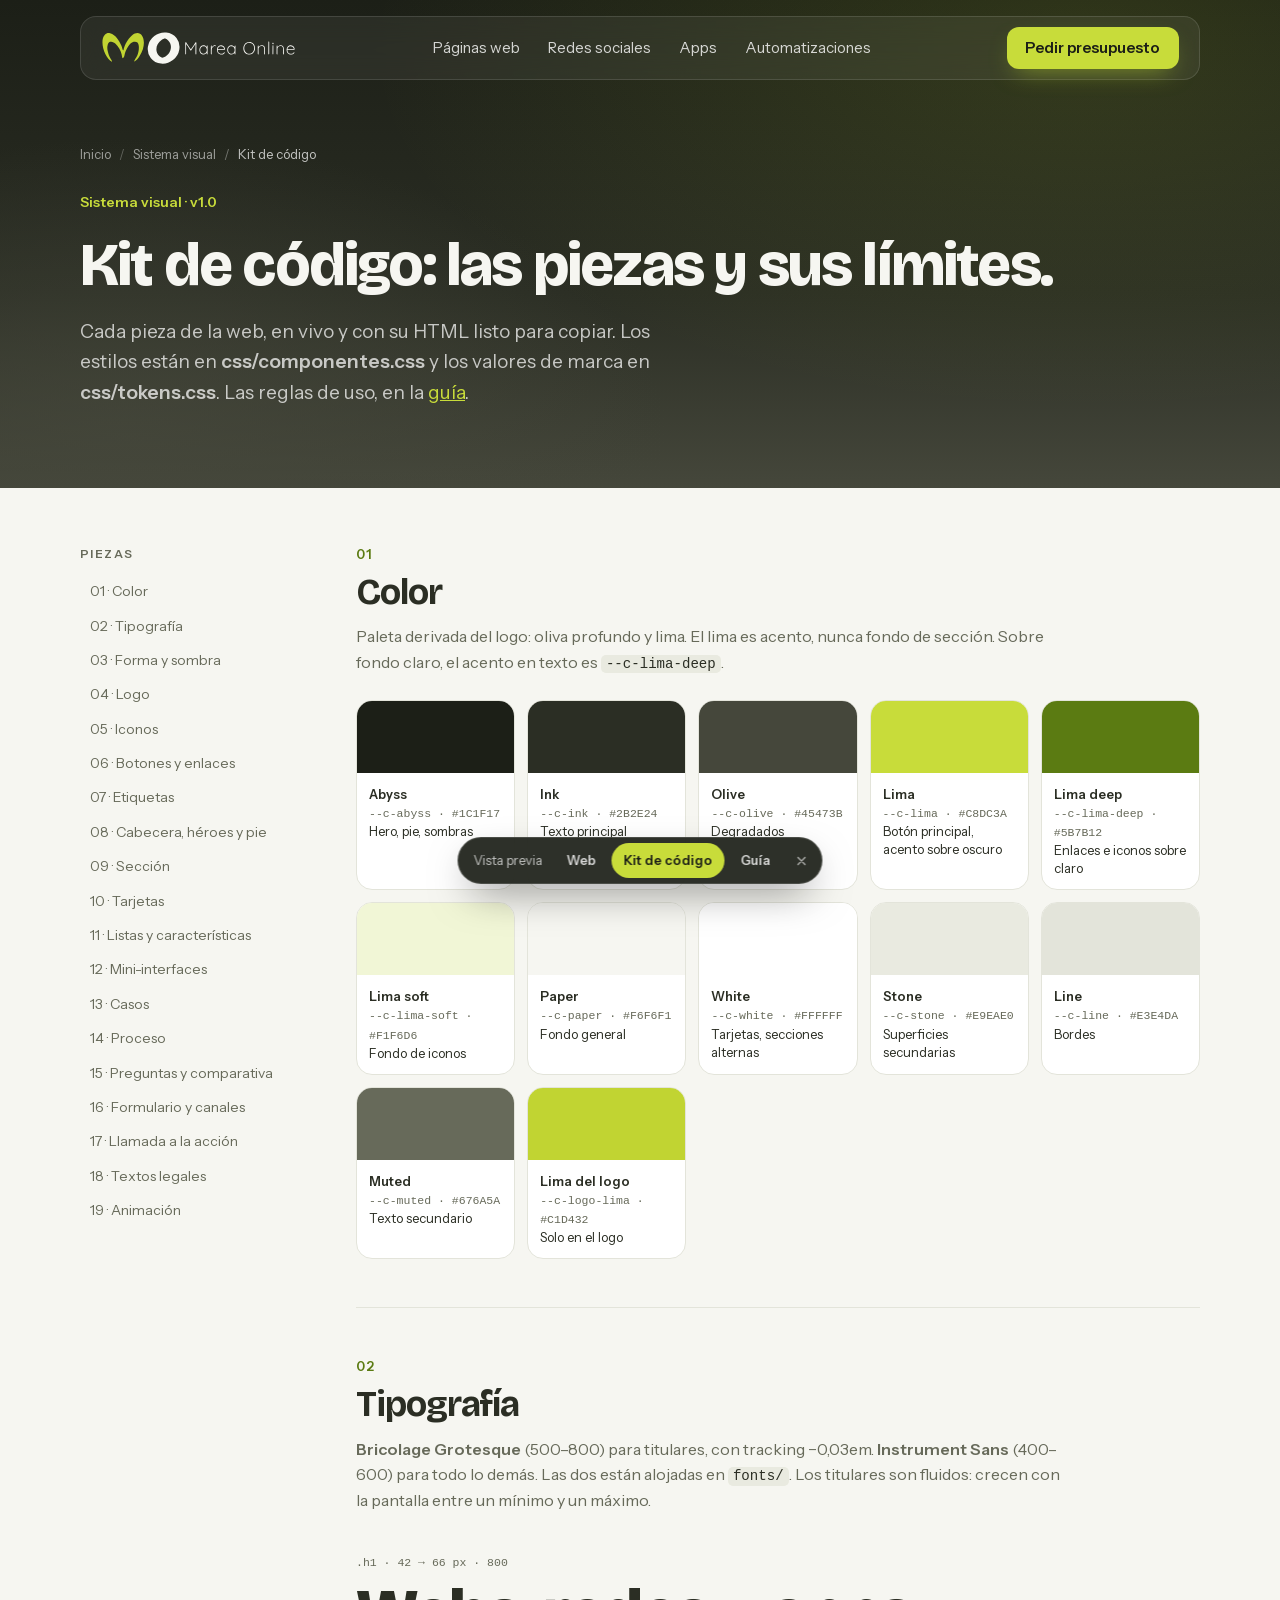
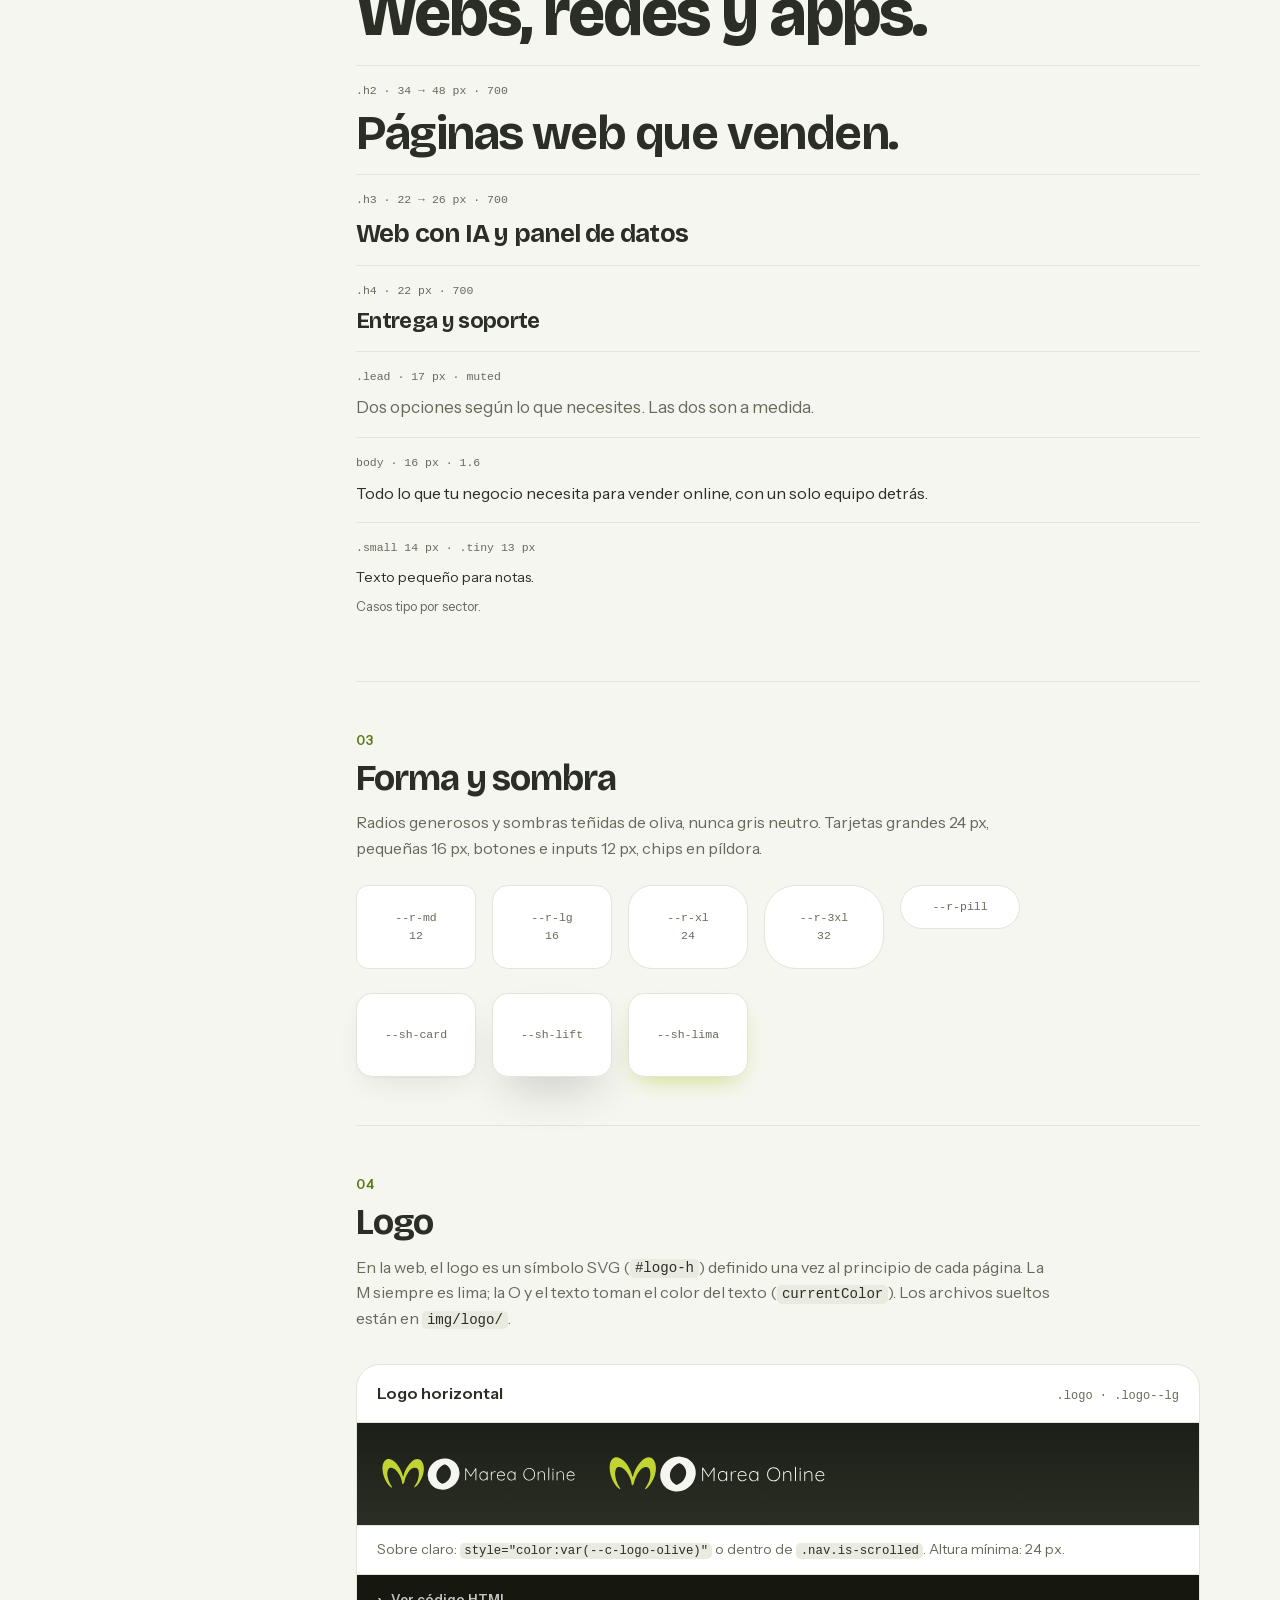
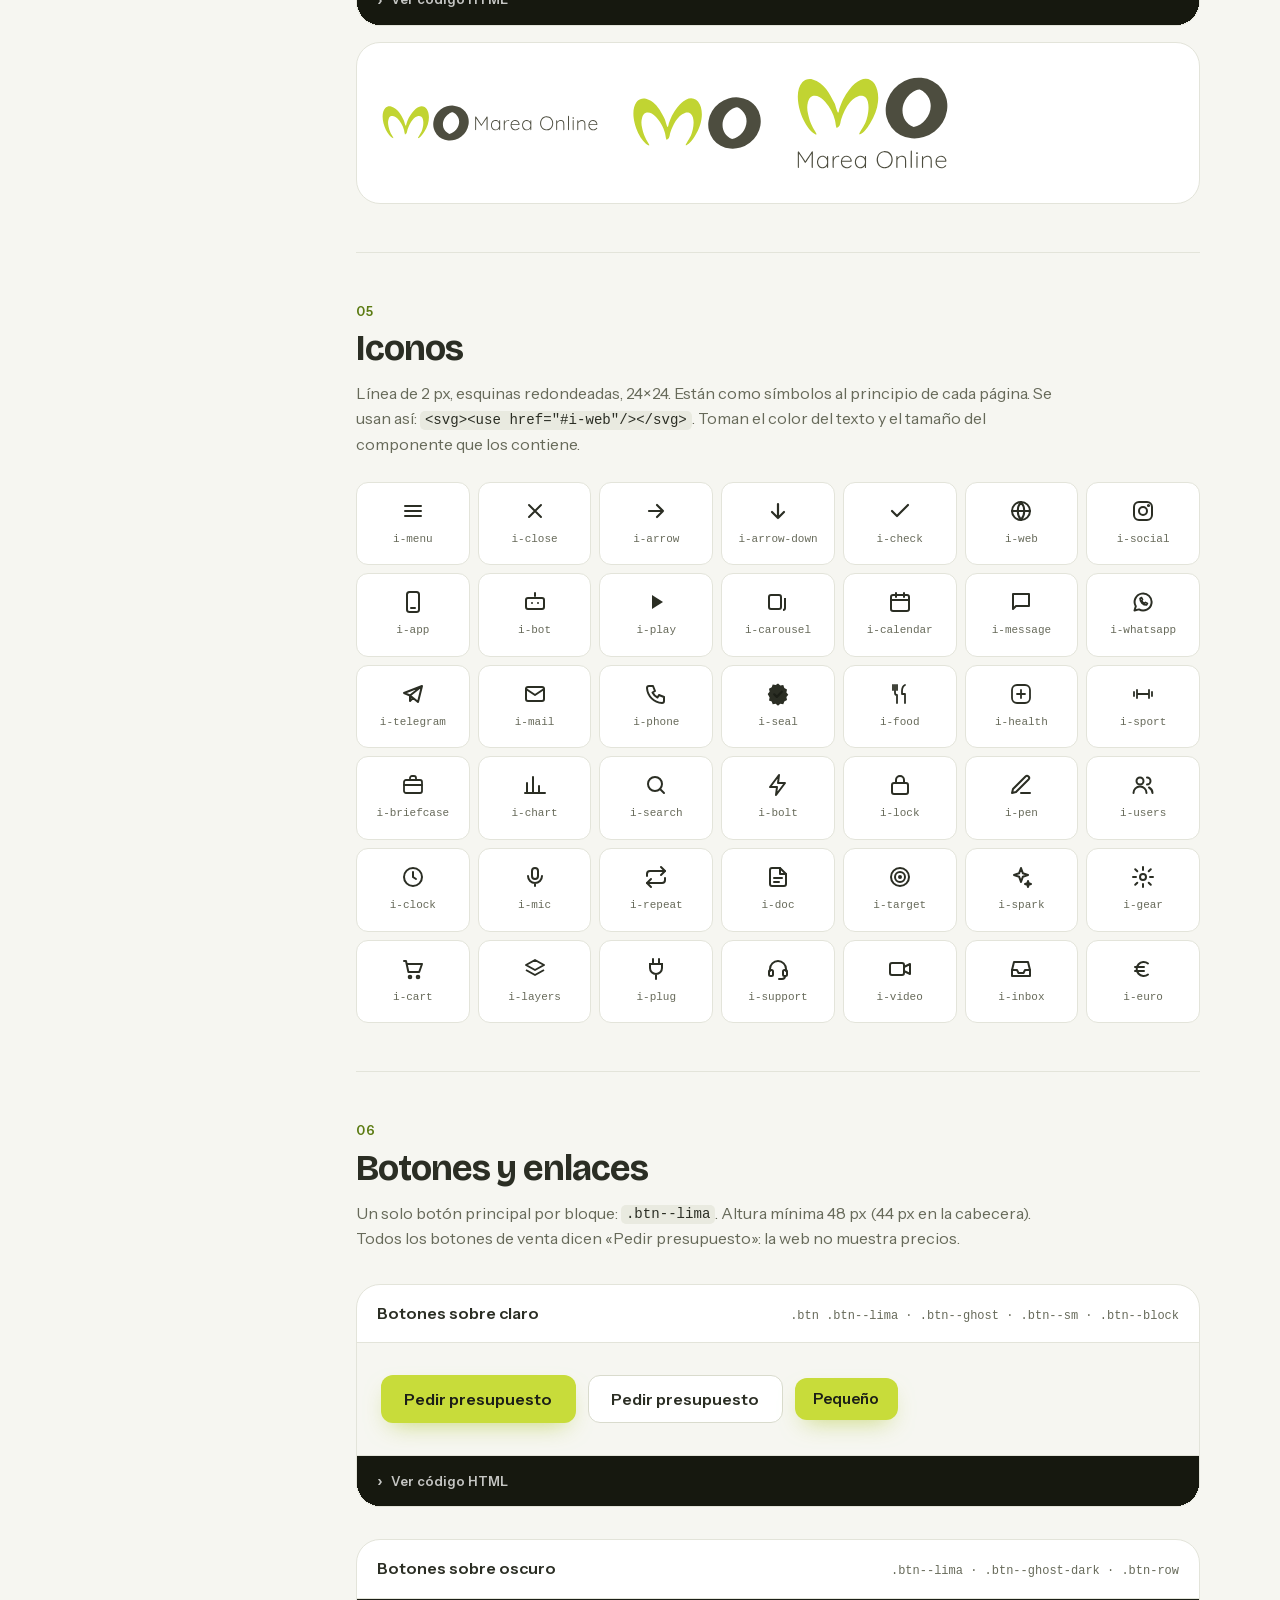
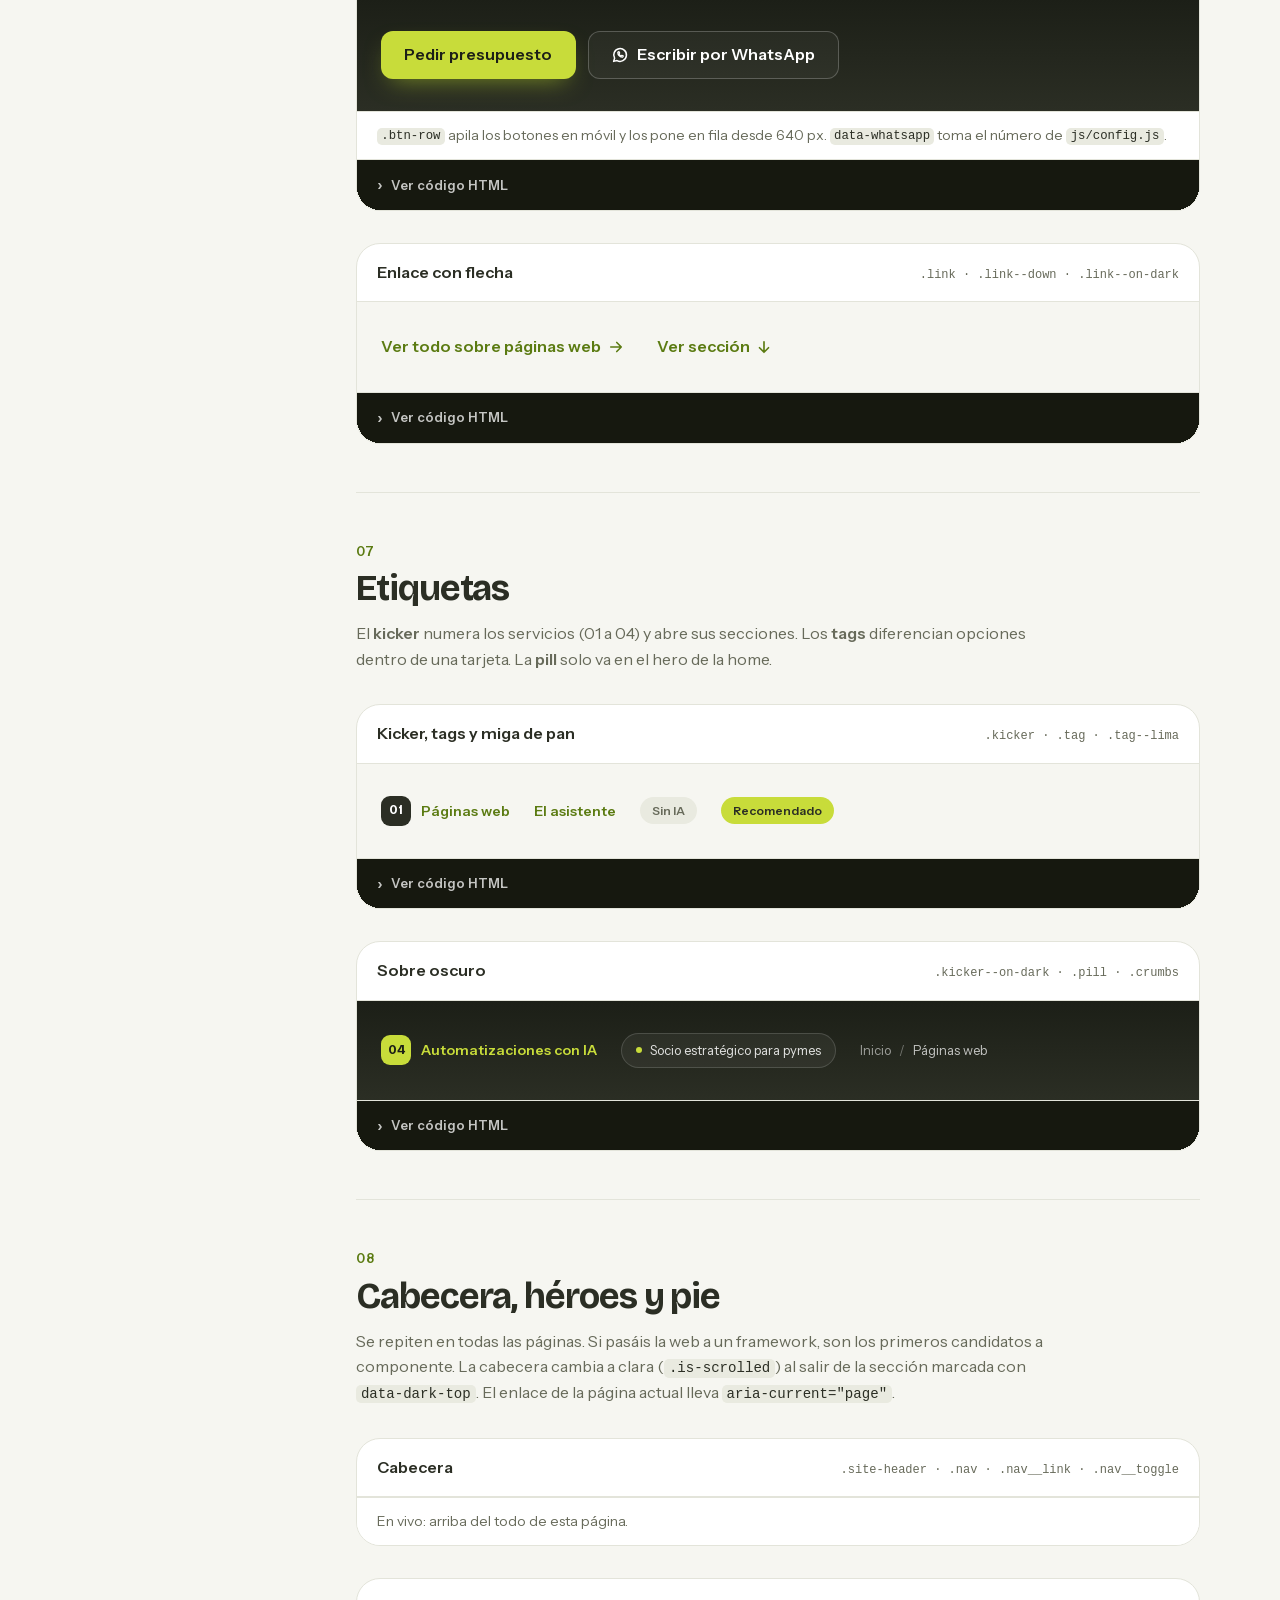
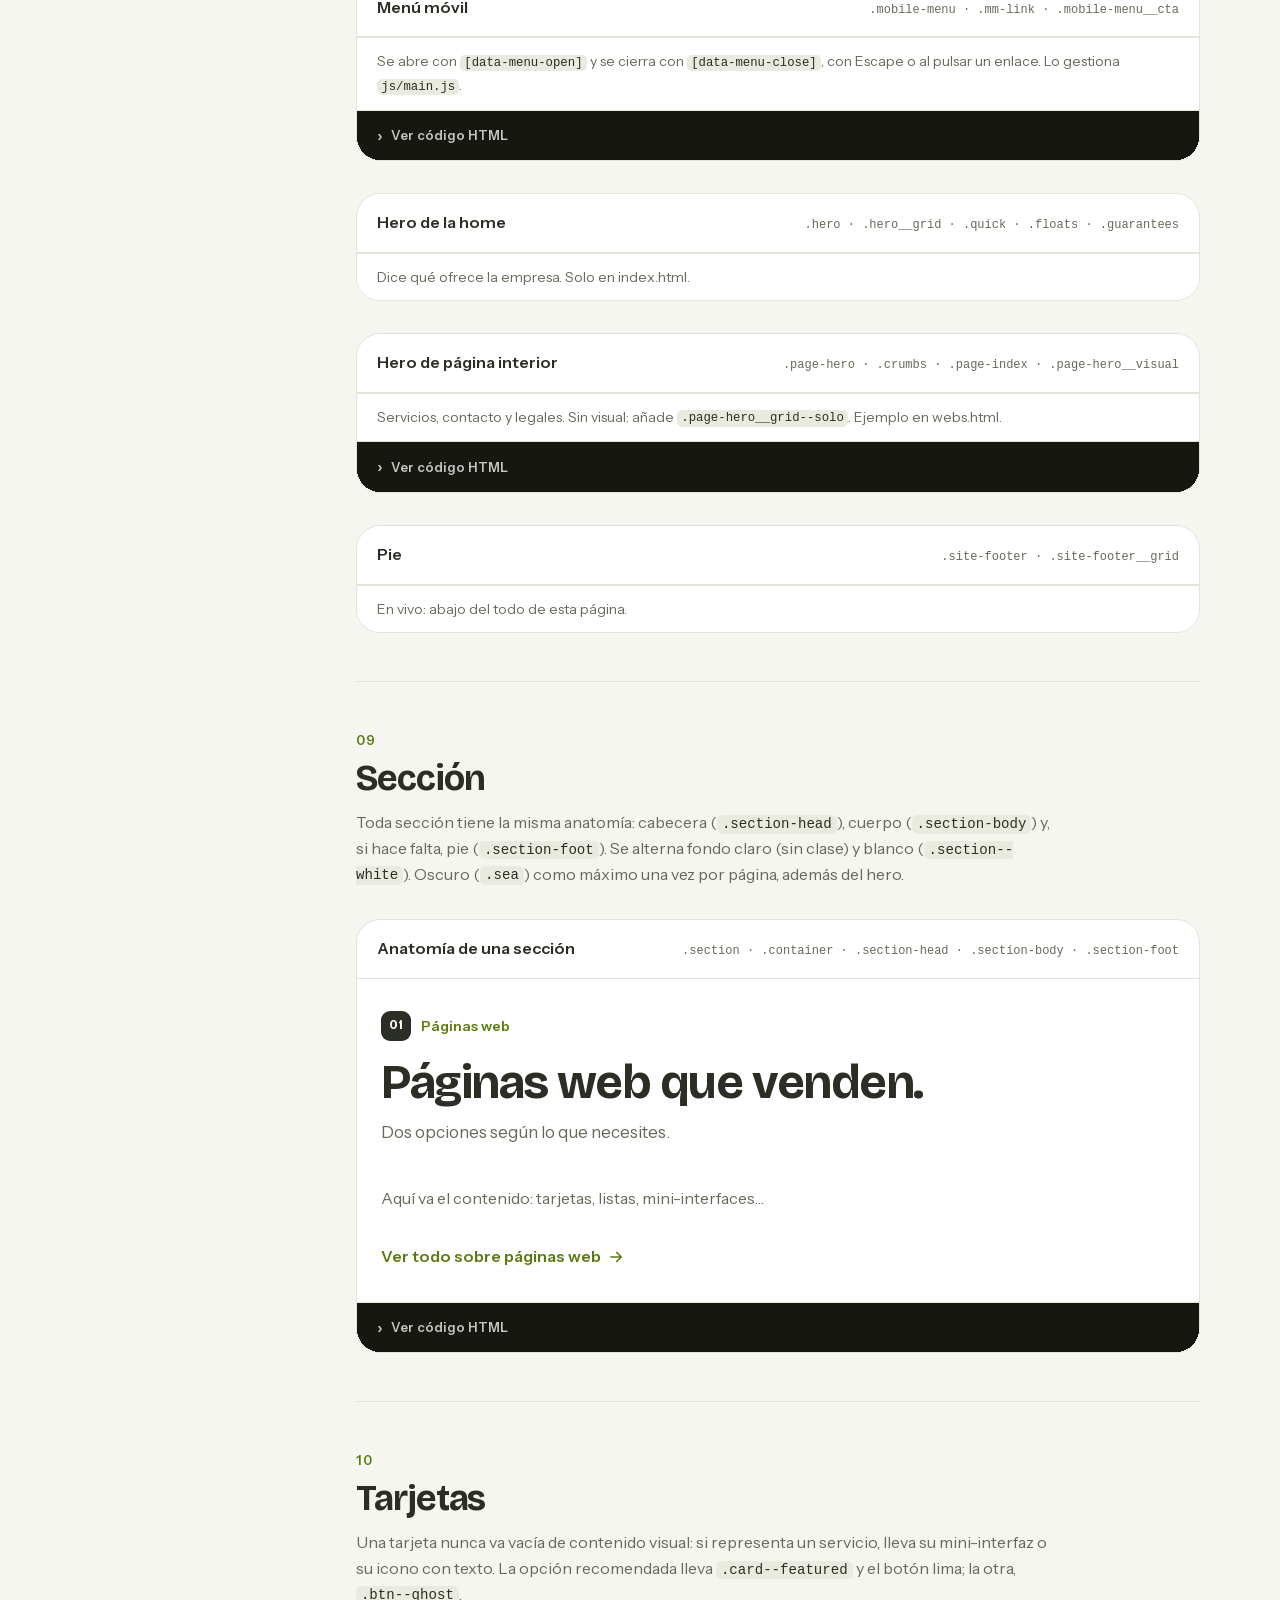
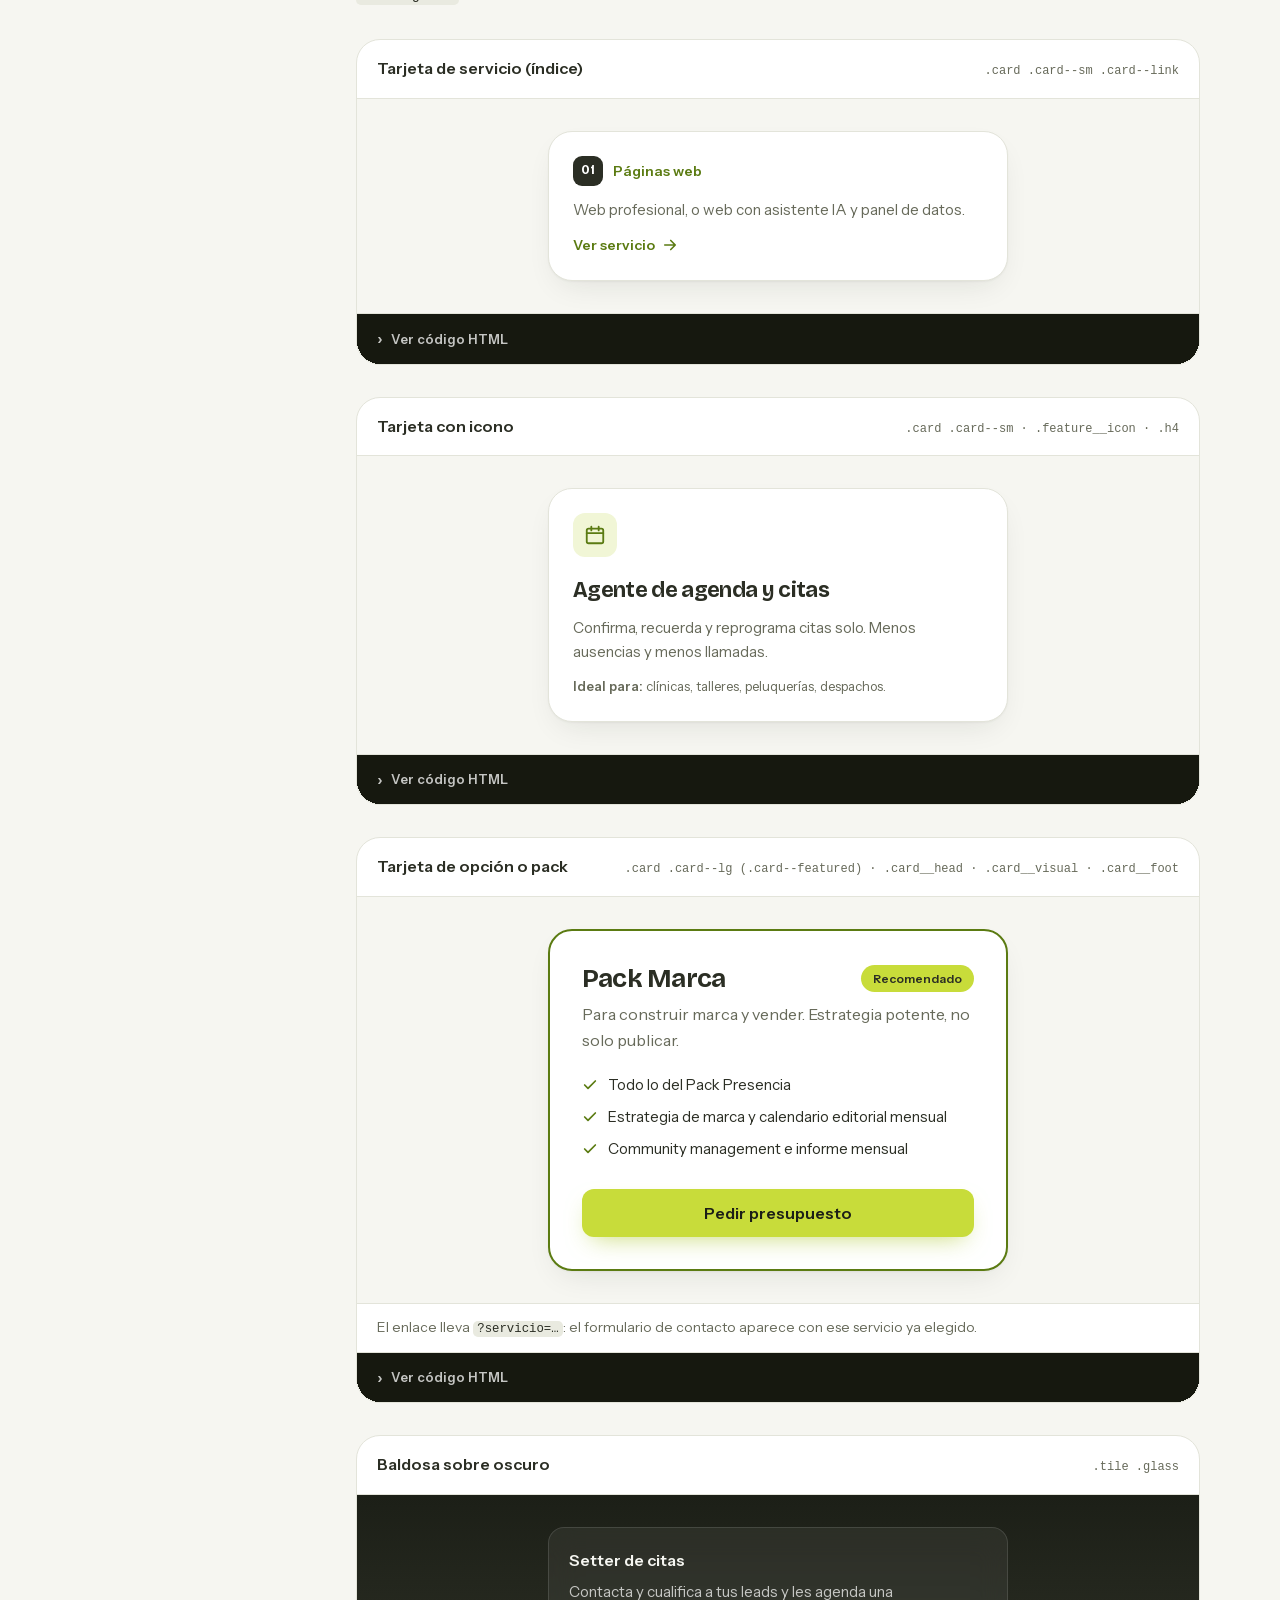
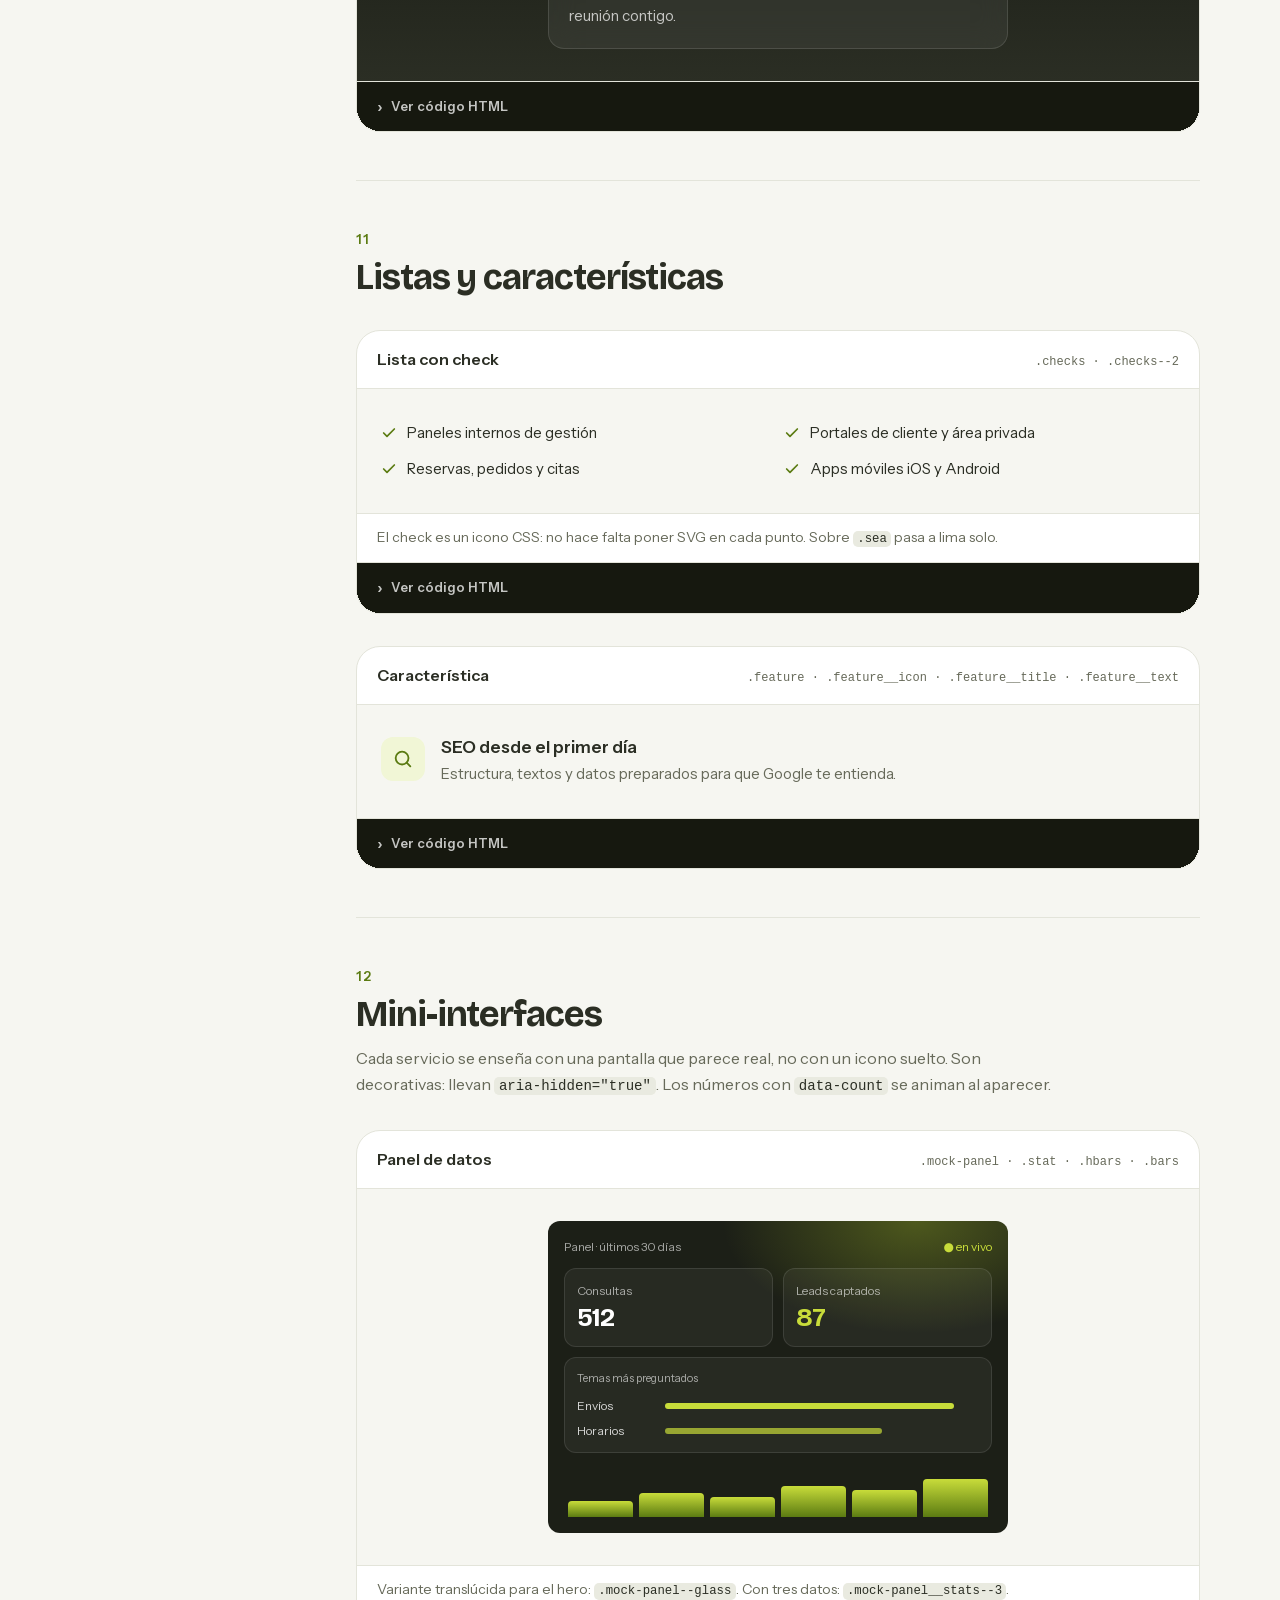
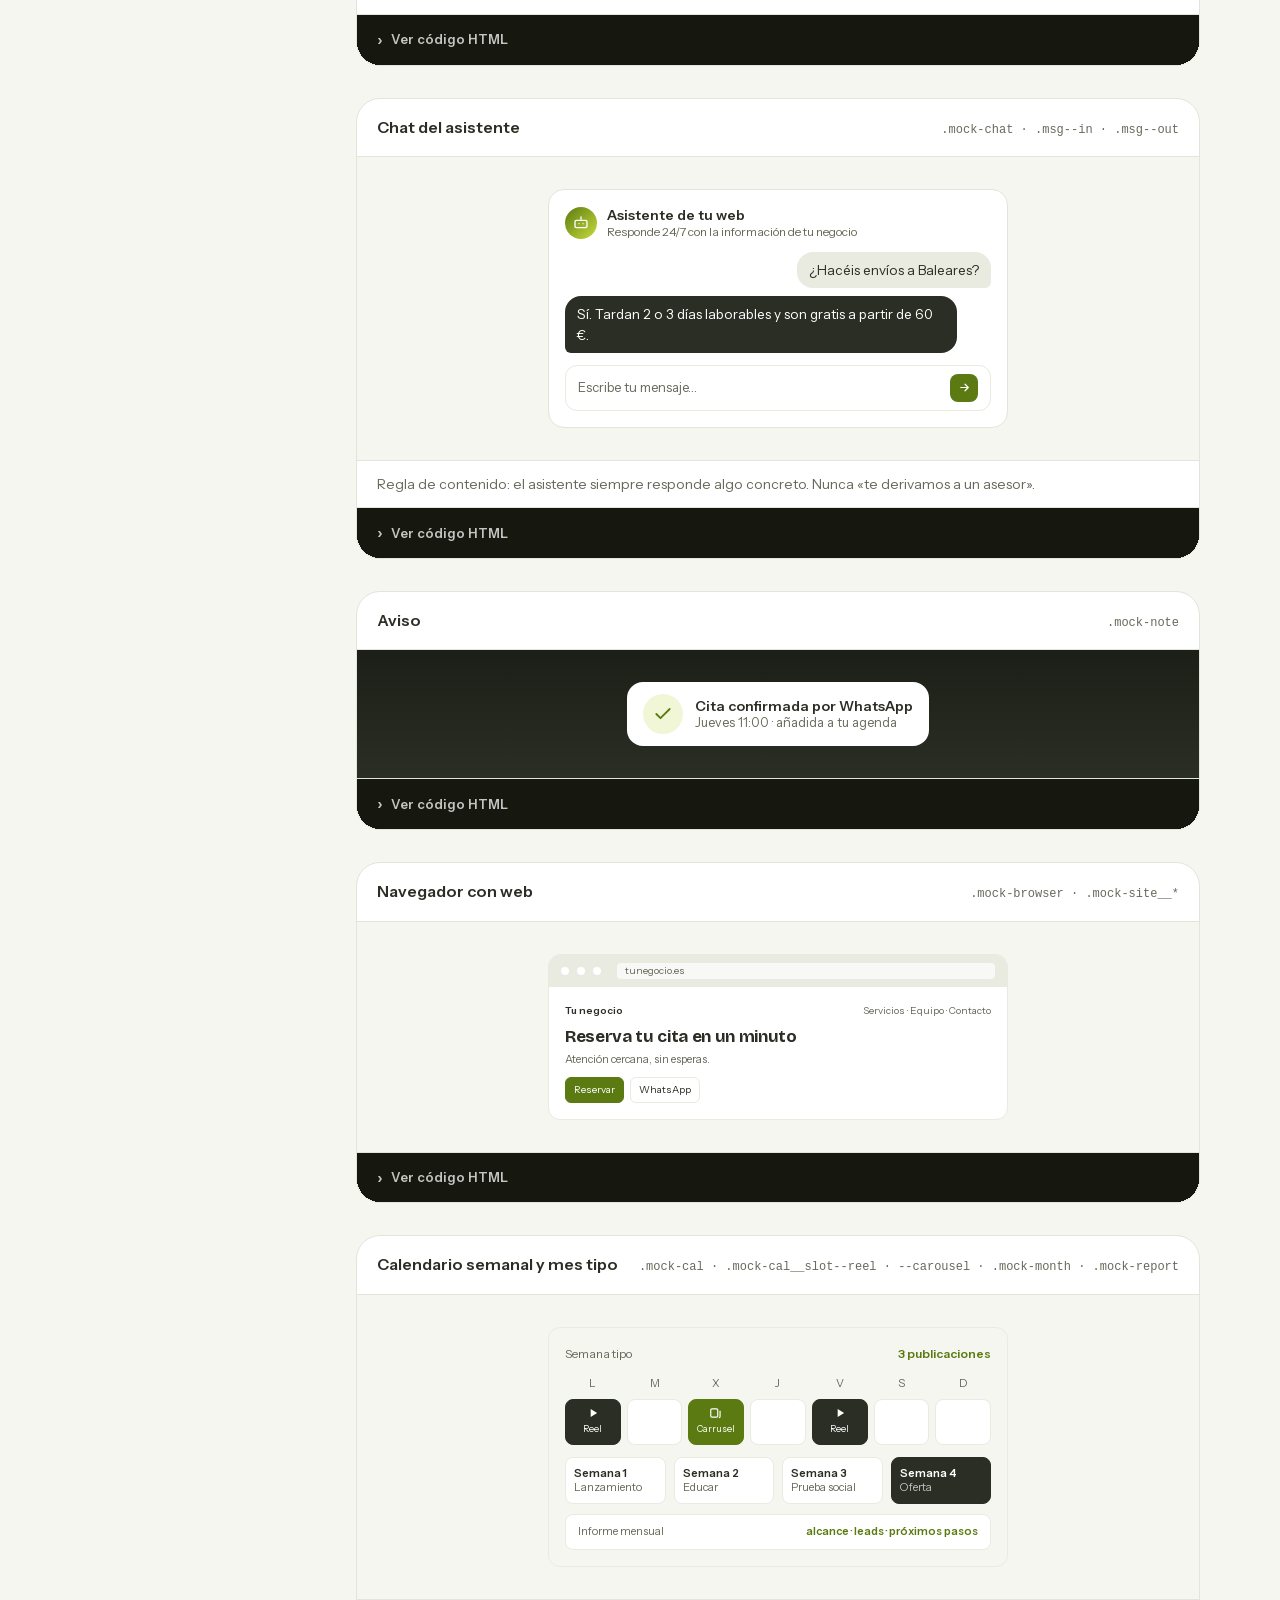
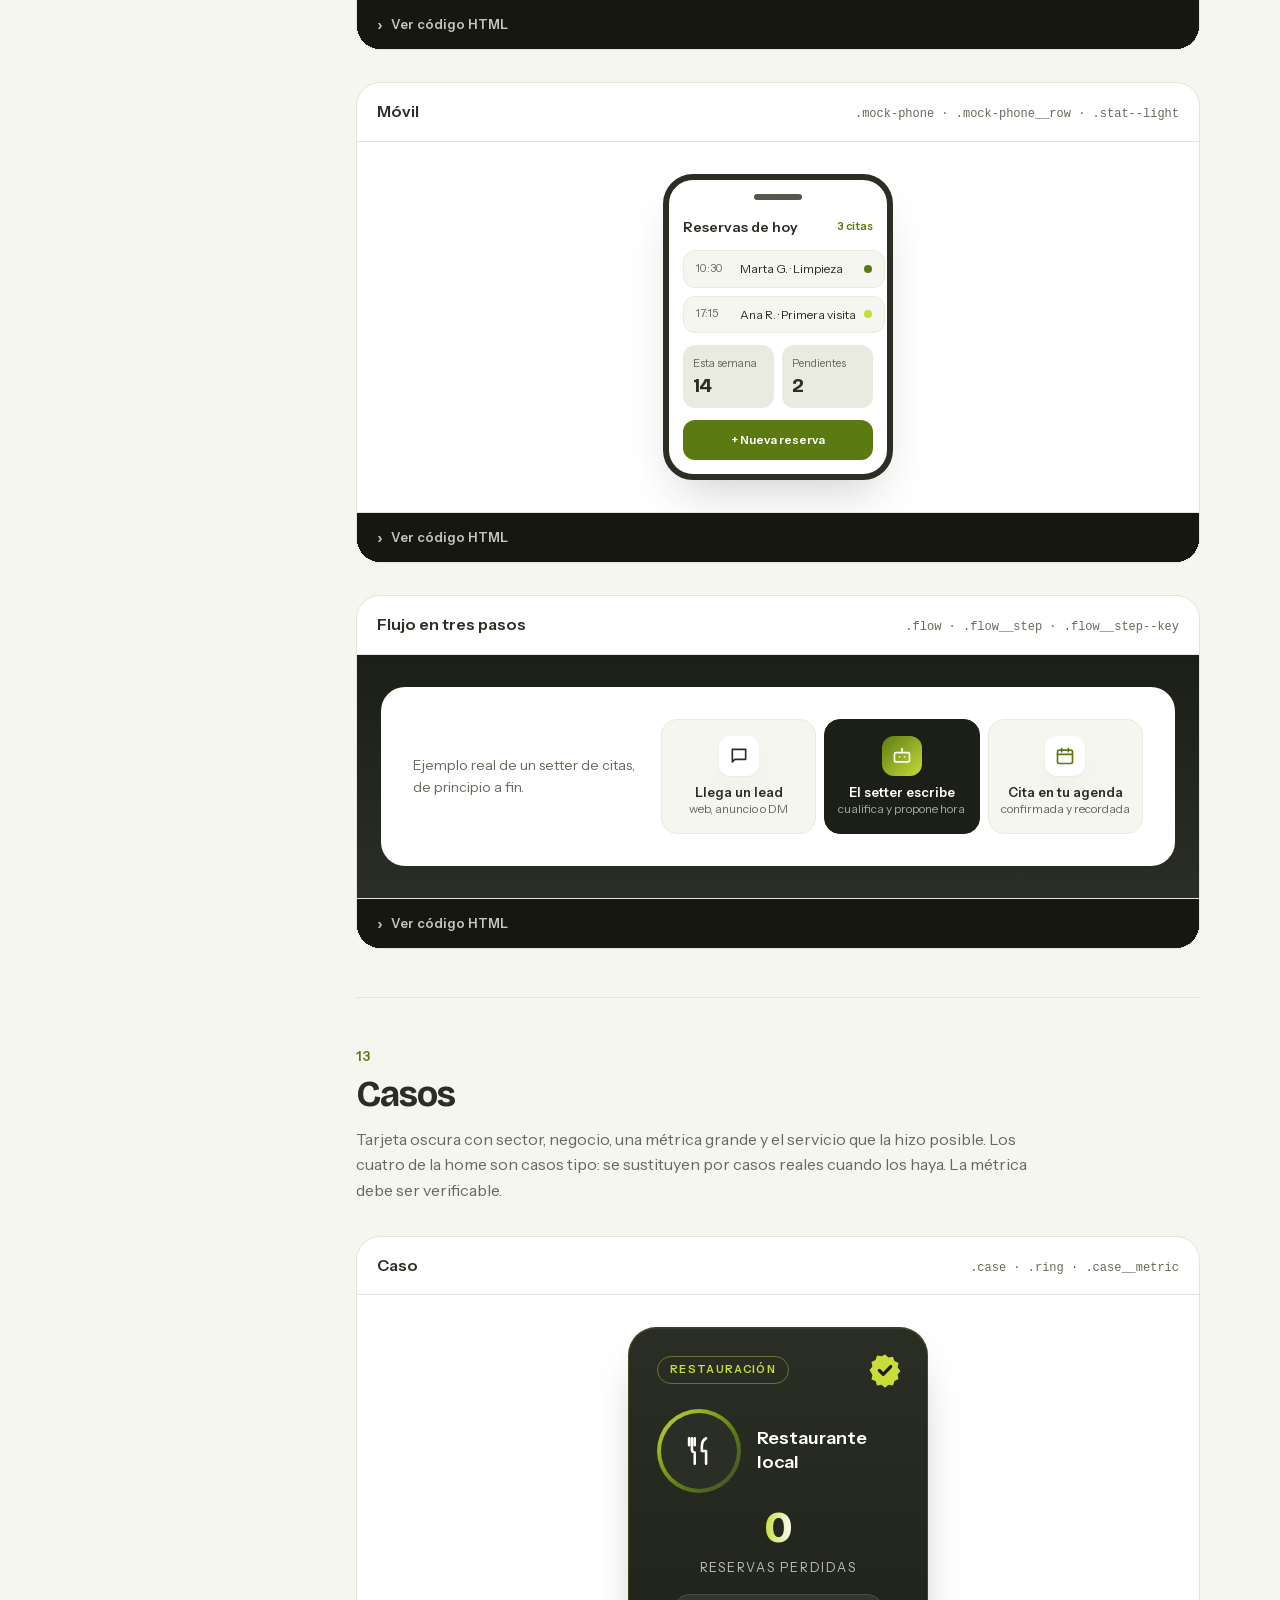
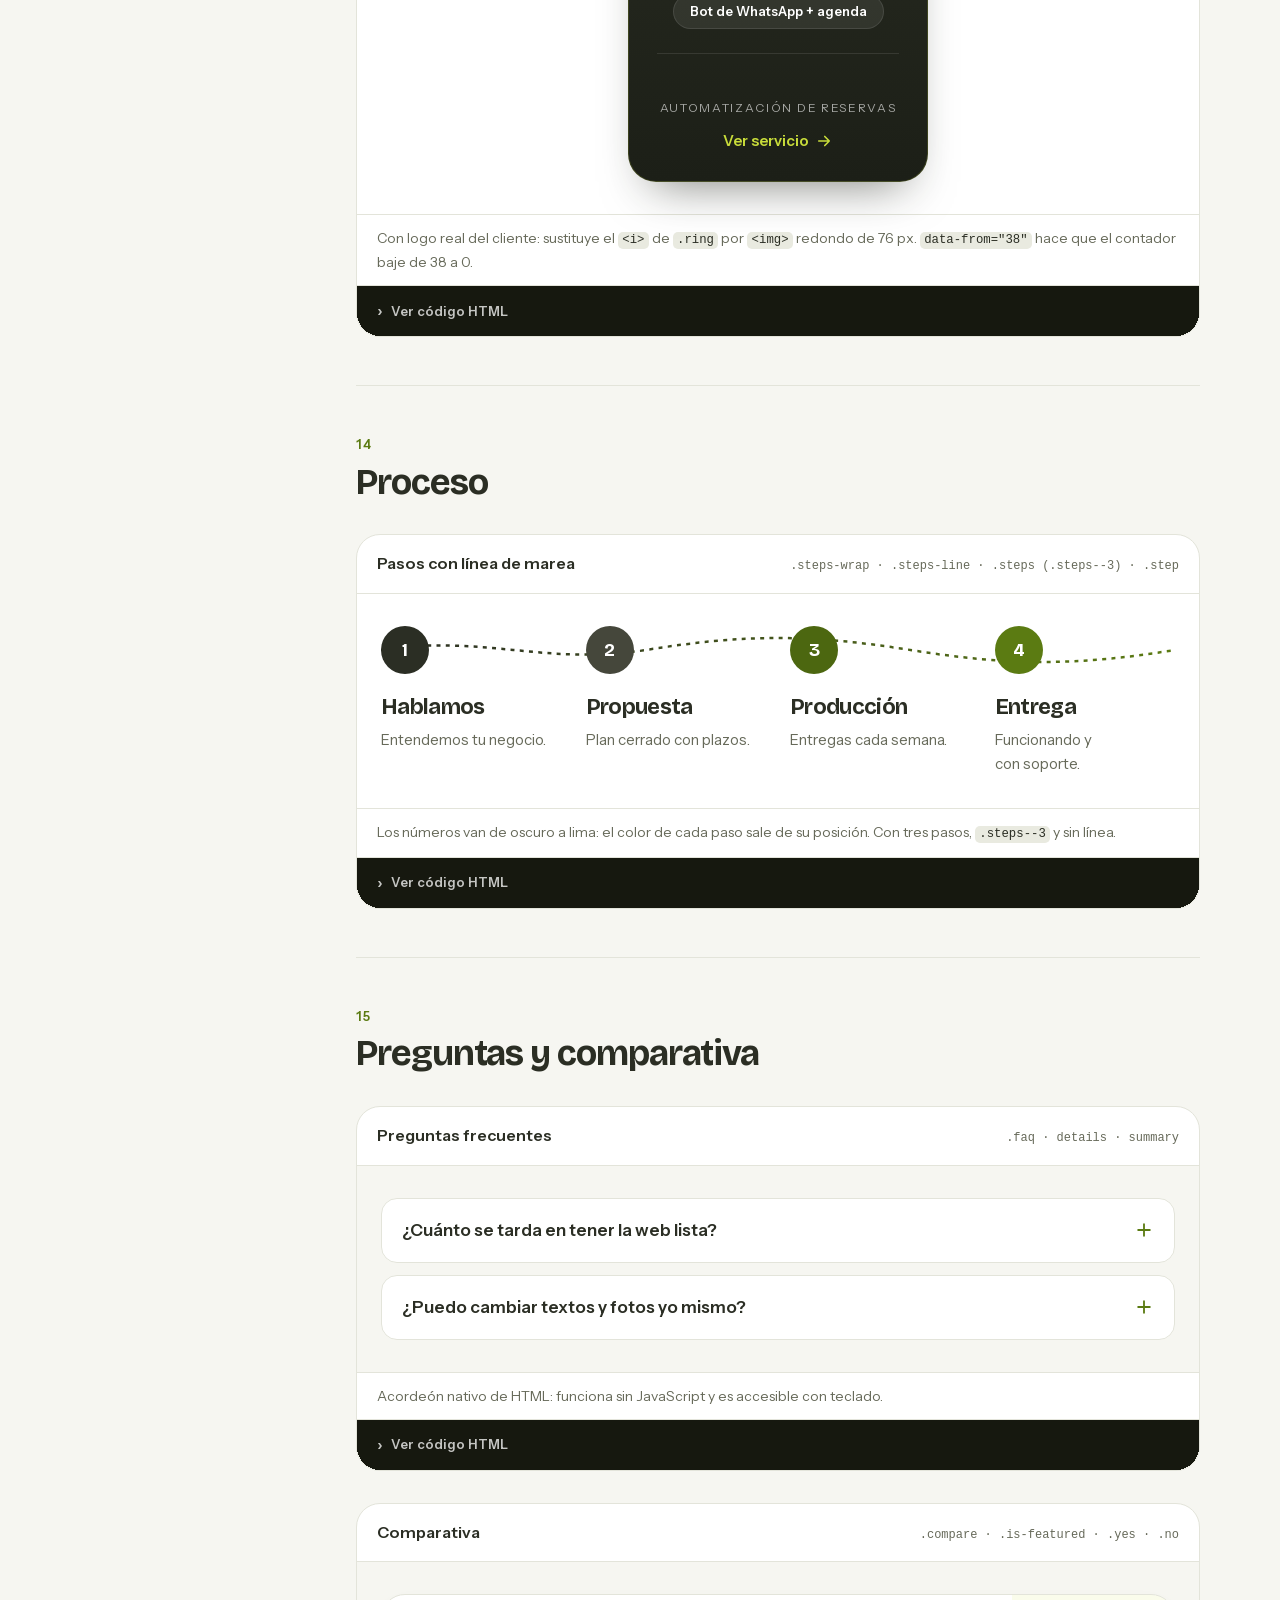
<file: kit.html>
<!DOCTYPE html>
<html lang="es">
<head>
<meta charset="UTF-8">
<meta name="viewport" content="width=device-width, initial-scale=1">
<title>Kit de código — Sistema visual Marea Online</title>
<meta name="description" content="Cada pieza de la web con su HTML, lista para copiar.">
<meta name="robots" content="noindex, nofollow">
<link rel="canonical" href="https://vocai-git.github.io/marea-online-maqueta/kit.html">
<meta name="theme-color" content="#1C1F17">
<link rel="icon" type="image/svg+xml" href="img/favicon.svg">
<link rel="icon" type="image/png" sizes="32x32" href="img/favicon-32.png">
<link rel="apple-touch-icon" href="img/apple-touch-icon.png">
<meta property="og:type" content="website">
<meta property="og:locale" content="es_ES">
<meta property="og:site_name" content="Marea Online">
<meta property="og:title" content="Kit de código — Sistema visual Marea Online">
<meta property="og:description" content="Cada pieza de la web con su HTML, lista para copiar.">
<meta property="og:url" content="https://vocai-git.github.io/marea-online-maqueta/kit.html">
<meta property="og:image" content="https://vocai-git.github.io/marea-online-maqueta/img/og-image.jpg">
<link rel="preload" href="fonts/bricolage-grotesque-normal.woff2" as="font" type="font/woff2" crossorigin>
<link rel="preload" href="fonts/instrument-sans-normal.woff2" as="font" type="font/woff2" crossorigin>
<link rel="stylesheet" href="css/tokens.css">
<link rel="stylesheet" href="css/base.css">
<link rel="stylesheet" href="css/componentes.css">
<link rel="stylesheet" href="css/sistema.css"> <!-- SOLO VISTA PREVIA: no llevar a producción -->
</head>
<body>
<a class="skip-link" href="#contenido">Saltar al contenido</a>
<div class="progress" aria-hidden="true"></div>
<!-- Logo e iconos: se definen una vez y se usan con <svg><use href="#..."/></svg> -->
<svg width="0" height="0" style="position:absolute" aria-hidden="true" focusable="false">
<symbol id="logo-h" viewBox="22 -1.5 3372.4 587.1"><path fill="#C1D432" d="M449.4 215.6C663.7 -175.1 880 136.4 688.7 430.7C664.5 468 638 509.6 596.3 527.2C596.8 524.6 592.4 522.2 593.4 519.7C598.7 505.7 636.3 448.8 648.3 422.1C672.8 367.5 697.4 240.1 646.1 194.8C630.2 180.7 604.9 180 585.6 186.1C507.2 210.5 456.9 319.1 433.3 390.5C427.2 409.1 427.5 428.8 418.7 446.7C412.7 458.9 403.4 462.3 392.5 468.3C383.3 446.4 383.6 423.2 377.8 399.3C361.7 332.9 321.4 265.8 272.6 218.4C248.8 195.4 212.1 173.6 178 185.7C154.5 194.1 145 214.9 138.2 237C126.7 274.2 130.1 307.3 138.3 344.5C151.1 402.6 162.5 430.5 191.1 483C197.8 495.4 206.8 506.3 212.6 519.3C214.8 524.5 209.4 527.4 209.4 528C94.1 475.8 -15.5 173.4 88.7 61.4C111.2 37.2 146.8 28.5 178.7 37.5C280.6 66.3 332.1 164.6 375.2 252.3C382 266.2 397.4 337.7 407.3 332.4C408.3 331.9 408.9 330.9 409.4 329.9C414 319.5 413.8 306.6 417.5 295.7C426.6 268.2 438 242.1 449.4 215.6Z"/><path fill="currentColor" fill-rule="evenodd" d="M880.97 464.43A281.35 262.39 142.25 0 1 1325.87 119.9A281.35 262.39 142.25 0 1 880.97 464.43ZM1131.8 126.8C1151.9 133.1 1167.3 146.9 1182.1 161.6C1288.9 267.9 1198.5 438.9 1078.2 460.7C941.8 402.8 950.4 225.1 1073.4 148C1091.1 136.9 1110.4 125.8 1131.8 126.8Z"/><path fill="currentColor" fill-rule="evenodd" transform="translate(1410.2 -775.1) scale(1.4277)" d="M1057.3 668C1059.7 669 1061.4 669.6 1061.9 672.6C1062.9 678 1062.1 723.7 1062.1 733.2C1062.1 752.3 1062.1 771.4 1062.1 790.5C1062.1 799.8 1062.4 809.2 1062.1 818.4C1061.9 822.8 1060.5 823.7 1056.7 824.8C1054.3 823.8 1052.6 823.2 1052.1 820.3C1051.3 815.4 1051.7 674.2 1052.2 672.1C1052.8 669.2 1054.9 668.8 1057.3 668ZM813.8 674.6C860.8 672.1 888.9 702.7 891.2 748.3C892.5 773.4 882.1 798.6 861.9 813.9C848.3 824.3 829.1 828.7 812.2 826.5C734.4 816.5 729.6 706.5 792.2 679.8C799.1 676.8 806.3 675.5 813.8 674.6ZM114 764C114.1 763.8 114.5 763.9 114.7 763.7C116.2 762.6 129.3 742.1 131.5 738.7C141.7 723.5 151.9 708.4 162.1 693.2C165.3 688.4 168.5 682.2 172.4 678.1C173.8 676.6 174.8 676.8 176.6 676.5C178.9 677.6 180.7 678.3 181.1 681.2C181.8 686.2 181.4 818.4 181 820.4C180.4 823.3 178.5 823.9 176.1 824.8C173.7 824.1 171.7 823.7 170.9 820.9C169.8 817 170.5 735.3 170.5 723.9C170.5 715.3 171.2 706.3 170.2 697.8C156.6 716.8 142.4 739.6 129.3 759.4C126.3 764.1 120.9 773.6 117.4 777.3C116.3 778.5 115.4 778.3 114 778.8C112.6 778.4 111.6 778.4 110.5 777.3C107.3 774.2 102.9 766.2 100.3 762.2C91.3 748.4 82.2 734.7 73.1 721C68 713.2 63.2 704.7 57.3 697.6C56.2 715.1 58.3 815.2 56.8 820.9C56 823.7 54 824.1 51.6 824.8C50.8 824.5 50.1 824.5 49.4 824C45.9 821.7 47 815.7 47 812.1C47 781.1 47 750.1 47 719C47 710.1 46.2 689.1 47.1 681.6C47.3 679.4 48.4 678.6 49.7 677C52.2 676.7 54.2 676.3 56.2 678.3C59.7 681.7 67.7 695.1 71 700C85.3 721.3 99.1 743.1 114 764ZM816.8 684.7C898.3 682.5 900.9 804.8 830.6 816C818 818 804.1 816.4 792.7 810.3C772.7 799.7 762 779.3 760.4 757.2C758.3 728.1 770.8 697.4 800.4 687.6C805.8 685.9 811.2 685.1 816.8 684.7ZM1113.6 686.8C1116.2 691.4 1116.2 693.9 1113.8 698.6C1109.2 701.4 1106.8 701.4 1102 699.1C1099.1 694.7 1099.1 692.1 1101.3 687.3C1105.9 684.1 1108.7 684 1113.6 686.8ZM307.1 738.6C307.2 734.5 306.2 724.4 307.7 721.2C308.4 719.8 309.4 719.4 310.4 718.4C313.2 718.4 315.6 718.4 316.9 721.4C317.5 723.1 318 817.2 317 820.8C316.3 823.7 314.4 824.1 311.9 824.8C310.6 824.2 309.5 824.2 308.5 823C306.2 820.3 307.3 807.8 307 803.6C304.2 807.4 301.5 811.4 298 814.7C287.8 824.4 272.9 828.8 259 826.4C213 818.3 204 750.1 239.3 724.1C246.9 718.5 255.7 715.4 265.2 715.1C278.9 714.7 292.1 720 301.2 730.5C303.3 733 305.1 736.1 307.1 738.6ZM414.5 724.8C413.7 725.1 413.3 725.6 412.4 725.8C407.6 726.4 403 720.8 391.7 726.7C379.8 732.9 370.7 746 367.9 759C365.9 768.3 367 800.8 367 812.3C367 815.4 367.7 819.7 366 822.5C364.9 824 363.7 824.2 362.1 824.8C359.6 824 357.7 823.6 357.1 820.7C356.2 817 356.4 724.5 357.1 722.1C357.9 719.6 359.7 719.2 361.8 718.4C363.4 718.9 364.7 718.9 365.8 720.4C368.1 723.4 366.9 738.5 367.3 743.1C369.2 739.9 370.9 736.3 373.1 733.2C380.9 722 393.4 714.1 407.4 715.1C410.2 715.4 414.3 716 415.6 718.9C416.6 721.1 415.4 722.8 414.5 724.8ZM525.8 767.4C524.6 768.1 523.9 768.9 522.4 769.1C517.1 770.1 509.6 769.3 504.1 769.3C483 769.3 461.5 768.5 440.4 769.5C439.7 777 441.3 784.8 444.2 791.9C453.4 814.1 481.5 824 502.9 813C511.9 808.3 515.4 801.8 518.7 799.8C521 798.4 522.3 799.5 524.4 800.5C524.6 801.3 525.1 801.7 525.3 802.6C525.7 806.7 521.1 810.3 518.4 812.7C506.1 824.3 490.3 829 473.8 826C440.7 820.2 426.9 791.7 430.9 760.5C438.2 704.6 511 700.1 524.9 748.9C526.2 753.3 528 760.8 526.9 765.3C526.7 766.2 526.2 766.7 525.8 767.4ZM644 738.2C644.1 733.7 642.5 721 647 718.8C648.4 718.1 649.4 718.4 650.8 718.4C652.4 719.7 653.7 720.3 654.1 722.5C654.9 726.8 654.5 819.3 653.9 821.2C653 823.7 651.3 824 649.2 824.8C647.9 824.4 646.8 824.4 645.7 823.3C642.8 820.3 644.1 808.3 643.9 803.9C641 807.4 638.4 811.4 635 814.6C624.5 824.7 608.7 829.1 594.5 826.1C549.7 816.5 541.3 749.8 576.3 724.1C583.6 718.7 592.2 715.5 601.3 715.1C612.6 714.7 623.6 717.8 632.5 725C635.4 727.3 637.9 730 640.1 733C640.9 734.1 642.6 737.7 643.5 738.3C643.6 738.4 643.9 738.1 644 738.2ZM1006.2 824.8C1004.4 824.2 1002.8 824.1 1001.8 822.1C1000.3 819.1 1001.1 812.9 1001.1 809.5C1001.1 797.6 1001.1 785.6 1001.1 773.7C1001.1 751.2 1002.7 725.1 972.2 724.7C960.1 724.6 948.5 730.1 940.8 739.3C937.9 742.7 935.7 746.8 934.8 751.2C932.1 763.2 936 816.2 933.4 821.8C932.4 824.2 930.5 824.3 928.4 824.8C926.3 823.7 924.8 823.3 924.2 820.7C923.3 817.2 923.5 724.7 924.2 722.2C925.2 719 927.6 718.8 930.3 718.6C931.2 719.2 932.1 719.3 932.8 720.3C935.1 723.3 934 732 934.2 735.9C936.5 733.5 938.6 730.7 941.1 728.4C951 719.3 963.9 714.4 977.4 715.2C1016.8 717.7 1011.3 758.1 1011.3 786.3C1011.3 792.8 1012.1 815.7 1011.1 820.4C1010.5 823.3 1008.6 823.9 1006.2 824.8ZM1107.7 715.3C1109.9 716.2 1111.6 716.5 1112.3 719C1113 721.6 1113.1 817.9 1112.3 820.9C1111.6 823.8 1109.6 824.1 1107.1 824.8C1105 823.8 1103.5 823.3 1102.9 820.7C1102 816.9 1102.4 721 1103.1 718.9C1103.9 716.4 1105.6 716.1 1107.7 715.3ZM1234.4 824.8C1232.5 824.2 1231 824.1 1230 822.1C1227.6 817.4 1230.2 762.6 1228.9 751.5C1228.4 747.3 1227.4 743.1 1225.6 739.2C1214.2 714.6 1175.2 724.1 1165 745.2C1163.9 747.6 1163 750.1 1162.6 752.7C1161 764.3 1163.9 816.6 1161.6 821.7C1160.7 823.8 1159.2 824 1157.4 824.8C1154.9 824.1 1153 823.7 1152.3 820.8C1151.6 817.5 1151.6 724.8 1152.4 722.3C1153.1 719.4 1155.2 719.1 1157.6 718.4C1158.6 718.9 1159.5 718.9 1160.4 719.7C1163.4 722.4 1162.2 731.7 1162.5 735.7C1164.7 733.4 1166.8 730.7 1169.3 728.5C1179.1 719.5 1191.4 714.7 1204.7 715.1C1212.1 715.4 1219.6 717.5 1225.5 722C1238.9 732.3 1239.4 749.4 1239.4 764.8C1239.4 771.7 1239.4 778.6 1239.4 785.5C1239.4 792.4 1240.2 815.3 1239.2 820.4C1238.6 823.3 1236.8 823.9 1234.4 824.8ZM1368.1 767.4C1366.9 768.1 1366.2 768.9 1364.7 769.1C1359.4 770.1 1351.9 769.3 1346.4 769.3C1325.2 769.3 1303.8 768.5 1282.7 769.5C1281.9 776.9 1283.5 784.8 1286.5 791.8C1295.9 814.5 1324.4 824.1 1345.9 812.6C1354 808.2 1357.7 801.8 1360.9 799.8C1363.3 798.5 1364.6 799.5 1366.7 800.5C1366.9 801.3 1367.4 801.7 1367.5 802.6C1368 806.7 1363.4 810.3 1360.7 812.8C1354.8 818.3 1347.5 823 1339.7 825.2C1313.8 832.6 1284.8 818.1 1275.8 792.7C1272.1 782.4 1271.9 771.3 1273.2 760.5C1274.2 752.6 1277 745 1281.2 738.2C1303 703.4 1355.7 708.8 1367.2 748.9C1368.6 753.7 1370.3 760.3 1369.2 765.3C1369 766.2 1368.5 766.6 1368.1 767.4ZM264.2 725C269 724.7 273.7 724.7 278.4 726C298.6 731.6 308.6 753.3 307.9 772.9C307.3 787.9 301 803.2 288 811.7C280.8 816.4 272.1 817.9 263.6 817.1C219.6 812.8 215.3 740.5 255.6 726.6C258.4 725.7 261.3 725.4 264.2 725ZM601.2 725C656.7 722.7 657.9 807 613.2 816.5C605.5 818.1 597 817.5 589.8 814.4C576.5 808.7 567.9 794.8 565.6 780.9C562 759.3 570.3 734.4 592.6 726.6C595.4 725.7 598.3 725.4 601.2 725ZM516.3 759.8C502.8 760.3 489.2 759.9 475.7 759.9C464.3 759.9 452.8 760.4 441.4 759.8C441.4 759.5 441.2 759.3 441.2 759.1C440.9 754.9 445.6 745.7 447.9 742.3C468.8 710.1 518 727.6 516.3 759.8ZM1358.6 759.8C1346.4 760.4 1334.1 759.9 1321.9 759.9C1309.2 759.9 1296.4 760.4 1283.7 759.8C1284.3 753.1 1287.1 746.5 1291.1 740.9C1308.9 716 1348.9 721.6 1357.7 751.4C1358.3 753.4 1359.5 757 1358.9 759.1C1358.9 759.4 1358.6 759.5 1358.6 759.8Z"/></symbol>
<symbol id="i-menu" viewBox="0 0 24 24"><g fill="none" stroke="currentColor" stroke-width="2" stroke-linecap="round"><path d="M4 7h16M4 12h16M4 17h16"/></g></symbol>
<symbol id="i-close" viewBox="0 0 24 24"><g fill="none" stroke="currentColor" stroke-width="2" stroke-linecap="round"><path d="M6 6l12 12M18 6 6 18"/></g></symbol>
<symbol id="i-arrow" viewBox="0 0 24 24"><g fill="none" stroke="currentColor" stroke-width="2.2" stroke-linecap="round" stroke-linejoin="round"><path d="M5 12h14M13 6l6 6-6 6"/></g></symbol>
<symbol id="i-arrow-down" viewBox="0 0 24 24"><g fill="none" stroke="currentColor" stroke-width="2.2" stroke-linecap="round" stroke-linejoin="round"><path d="M12 5v14M6 13l6 6 6-6"/></g></symbol>
<symbol id="i-check" viewBox="0 0 24 24"><g fill="none" stroke="currentColor" stroke-width="2.2" stroke-linecap="round" stroke-linejoin="round"><path d="M20 6 9 17l-5-5"/></g></symbol>
<symbol id="i-web" viewBox="0 0 24 24"><g fill="none" stroke="currentColor" stroke-width="2" stroke-linecap="round"><circle cx="12" cy="12" r="9"/><path d="M3 12h18M12 3a14 14 0 0 1 0 18M12 3a14 14 0 0 0 0 18"/></g></symbol>
<symbol id="i-social" viewBox="0 0 24 24"><g fill="none" stroke="currentColor" stroke-width="2"><rect x="3" y="3" width="18" height="18" rx="5"/><circle cx="12" cy="12" r="4"/><circle cx="17.5" cy="6.5" r=".6" fill="currentColor"/></g></symbol>
<symbol id="i-app" viewBox="0 0 24 24"><g fill="none" stroke="currentColor" stroke-width="2" stroke-linecap="round"><rect x="6" y="2" width="12" height="20" rx="2.5"/><path d="M10 18h4"/></g></symbol>
<symbol id="i-bot" viewBox="0 0 24 24"><g fill="none" stroke="currentColor" stroke-width="2" stroke-linecap="round"><path d="M12 3v3M5 8h14a2 2 0 0 1 2 2v7a2 2 0 0 1-2 2H5a2 2 0 0 1-2-2v-7a2 2 0 0 1 2-2Z"/><path d="M9 13h.01M15 13h.01"/></g></symbol>
<symbol id="i-play" viewBox="0 0 24 24"><path fill="currentColor" d="M8 5v14l11-7z"/></symbol>
<symbol id="i-carousel" viewBox="0 0 24 24"><g fill="none" stroke="currentColor" stroke-width="2"><rect x="3" y="5" width="12" height="14" rx="2"/><path d="M19 8v10a2 2 0 0 1-2 2"/></g></symbol>
<symbol id="i-calendar" viewBox="0 0 24 24"><g fill="none" stroke="currentColor" stroke-width="2" stroke-linecap="round"><rect x="3" y="5" width="18" height="16" rx="2"/><path d="M3 10h18M8 3v4M16 3v4"/></g></symbol>
<symbol id="i-message" viewBox="0 0 24 24"><g fill="none" stroke="currentColor" stroke-width="2" stroke-linejoin="round"><path d="M4 4h16v12H7l-3 3z"/></g></symbol>
<symbol id="i-whatsapp" viewBox="0 0 24 24"><g fill="none" stroke="currentColor" stroke-width="2" stroke-linecap="round" stroke-linejoin="round"><path d="M3.5 20.5l1.3-4.2A8.5 8.5 0 1 1 8 19.4z"/><path d="M9 8.5c0 3.5 3 6.5 6.5 6.5l1-1.6-2-1-1 .9a5 5 0 0 1-2.8-2.8l.9-1-1-2z" stroke-width="1.6"/></g></symbol>
<symbol id="i-telegram" viewBox="0 0 24 24"><g fill="none" stroke="currentColor" stroke-width="2" stroke-linecap="round" stroke-linejoin="round"><path d="M21 4 3 11l6 2.5M21 4l-4 16-8-6.5M21 4 9 13.5V19l3-3"/></g></symbol>
<symbol id="i-mail" viewBox="0 0 24 24"><g fill="none" stroke="currentColor" stroke-width="2" stroke-linecap="round" stroke-linejoin="round"><rect x="3" y="5" width="18" height="14" rx="2"/><path d="m3 7 9 6 9-6"/></g></symbol>
<symbol id="i-phone" viewBox="0 0 24 24"><g fill="none" stroke="currentColor" stroke-width="2" stroke-linejoin="round"><path d="M5 4h4l2 5-2.5 1.5a11 11 0 0 0 5 5L15 13l5 2v4a2 2 0 0 1-2 2A16 16 0 0 1 3 6a2 2 0 0 1 2-2"/></g></symbol>
<symbol id="i-seal" viewBox="0 0 24 24"><path fill="currentColor" d="M12 1.6l2.3 2 3-.5 1 2.9 2.7 1.4-.6 3 1.9 2.3-1.9 2.3.6 3-2.7 1.4-1 2.9-3-.5-2.3 2-2.3-2-3 .5-1-2.9L3 18.4l.6-3L1.7 12l1.9-2.3-.6-3L5.7 5.3l1-2.9 3 .5z"/><path d="M8.2 12.3l2.6 2.6 5-5.2" fill="none" stroke="#1C1F17" stroke-width="2.2" stroke-linecap="round" stroke-linejoin="round"/></symbol>
<symbol id="i-food" viewBox="0 0 24 24"><g fill="none" stroke="currentColor" stroke-width="1.8" stroke-linecap="round" stroke-linejoin="round"><path d="M7 3v8a2 2 0 0 0 2 2v8M5 3v5M9 3v5M17 3c-2 1-3 3-3 6v3h3v9"/></g></symbol>
<symbol id="i-health" viewBox="0 0 24 24"><g fill="none" stroke="currentColor" stroke-width="1.8" stroke-linecap="round"><path d="M12 8v8M8 12h8"/><rect x="3" y="3" width="18" height="18" rx="5"/></g></symbol>
<symbol id="i-sport" viewBox="0 0 24 24"><g fill="none" stroke="currentColor" stroke-width="1.8" stroke-linecap="round"><path d="M6 8v8M18 8v8M3 10v4M21 10v4M6 12h12"/></g></symbol>
<symbol id="i-briefcase" viewBox="0 0 24 24"><g fill="none" stroke="currentColor" stroke-width="1.8" stroke-linecap="round"><rect x="3" y="7" width="18" height="13" rx="2"/><path d="M9 7V5a2 2 0 0 1 2-2h2a2 2 0 0 1 2 2v2M3 12h18"/></g></symbol>
<symbol id="i-chart" viewBox="0 0 24 24"><g fill="none" stroke="currentColor" stroke-width="2" stroke-linecap="round"><path d="M4 20V10M10 20V4M16 20v-7M22 20H2"/></g></symbol>
<symbol id="i-search" viewBox="0 0 24 24"><g fill="none" stroke="currentColor" stroke-width="2" stroke-linecap="round"><circle cx="11" cy="11" r="7"/><path d="m20 20-4-4"/></g></symbol>
<symbol id="i-bolt" viewBox="0 0 24 24"><g fill="none" stroke="currentColor" stroke-width="2" stroke-linejoin="round"><path d="M13 2 4 14h7l-1 8 9-12h-7z"/></g></symbol>
<symbol id="i-lock" viewBox="0 0 24 24"><g fill="none" stroke="currentColor" stroke-width="2" stroke-linecap="round"><rect x="4" y="10" width="16" height="11" rx="2"/><path d="M8 10V7a4 4 0 0 1 8 0v3"/></g></symbol>
<symbol id="i-pen" viewBox="0 0 24 24"><g fill="none" stroke="currentColor" stroke-width="2" stroke-linecap="round" stroke-linejoin="round"><path d="M12 20h9M16.5 3.5a2.1 2.1 0 0 1 3 3L7 19l-4 1 1-4z"/></g></symbol>
<symbol id="i-users" viewBox="0 0 24 24"><g fill="none" stroke="currentColor" stroke-width="2" stroke-linecap="round"><circle cx="9" cy="8" r="3.5"/><path d="M2.5 20a6.5 6.5 0 0 1 13 0M16 4.5a3.5 3.5 0 0 1 0 7M18 14.5a6.5 6.5 0 0 1 3.5 5.5"/></g></symbol>
<symbol id="i-clock" viewBox="0 0 24 24"><g fill="none" stroke="currentColor" stroke-width="2" stroke-linecap="round"><circle cx="12" cy="12" r="9"/><path d="M12 7v5l3 2"/></g></symbol>
<symbol id="i-mic" viewBox="0 0 24 24"><g fill="none" stroke="currentColor" stroke-width="2" stroke-linecap="round"><rect x="9" y="3" width="6" height="11" rx="3"/><path d="M5 11a7 7 0 0 0 14 0M12 18v3"/></g></symbol>
<symbol id="i-repeat" viewBox="0 0 24 24"><g fill="none" stroke="currentColor" stroke-width="2" stroke-linecap="round" stroke-linejoin="round"><path d="M17 2l4 4-4 4"/><path d="M3 11V9a3 3 0 0 1 3-3h15M7 22l-4-4 4-4"/><path d="M21 13v2a3 3 0 0 1-3 3H3"/></g></symbol>
<symbol id="i-doc" viewBox="0 0 24 24"><g fill="none" stroke="currentColor" stroke-width="2" stroke-linecap="round" stroke-linejoin="round"><path d="M14 3H6a2 2 0 0 0-2 2v14a2 2 0 0 0 2 2h12a2 2 0 0 0 2-2V9z"/><path d="M14 3v6h6M8 13h8M8 17h5"/></g></symbol>
<symbol id="i-target" viewBox="0 0 24 24"><g fill="none" stroke="currentColor" stroke-width="2"><circle cx="12" cy="12" r="9"/><circle cx="12" cy="12" r="5"/><circle cx="12" cy="12" r="1" fill="currentColor"/></g></symbol>
<symbol id="i-spark" viewBox="0 0 24 24"><g fill="none" stroke="currentColor" stroke-width="2" stroke-linejoin="round"><path d="M12 3l1.8 5.2L19 10l-5.2 1.8L12 17l-1.8-5.2L5 10l5.2-1.8z"/><path d="M19 16l.7 2.3L22 19l-2.3.7L19 22l-.7-2.3L16 19l2.3-.7z"/></g></symbol>
<symbol id="i-gear" viewBox="0 0 24 24"><g fill="none" stroke="currentColor" stroke-width="2" stroke-linecap="round"><circle cx="12" cy="12" r="3"/><path d="M12 2v3M12 19v3M4.2 4.2l2.1 2.1M17.7 17.7l2.1 2.1M2 12h3M19 12h3M4.2 19.8l2.1-2.1M17.7 6.3l2.1-2.1"/></g></symbol>
<symbol id="i-cart" viewBox="0 0 24 24"><g fill="none" stroke="currentColor" stroke-width="2" stroke-linecap="round" stroke-linejoin="round"><path d="M3 4h2l2.4 11h10.8L21 7H6.2"/><circle cx="9" cy="20" r="1.3"/><circle cx="17" cy="20" r="1.3"/></g></symbol>
<symbol id="i-layers" viewBox="0 0 24 24"><g fill="none" stroke="currentColor" stroke-width="2" stroke-linejoin="round"><path d="m12 3 9 5-9 5-9-5z"/><path d="m3 13 9 5 9-5"/></g></symbol>
<symbol id="i-plug" viewBox="0 0 24 24"><g fill="none" stroke="currentColor" stroke-width="2" stroke-linecap="round"><path d="M9 2v5M15 2v5M6 7h12v4a6 6 0 0 1-12 0zM12 17v5"/></g></symbol>
<symbol id="i-support" viewBox="0 0 24 24"><g fill="none" stroke="currentColor" stroke-width="2" stroke-linecap="round"><path d="M4 14v-2a8 8 0 0 1 16 0v2"/><rect x="3" y="13" width="4" height="6" rx="1.5"/><rect x="17" y="13" width="4" height="6" rx="1.5"/><path d="M19 19a3 3 0 0 1-3 3h-3"/></g></symbol>
<symbol id="i-video" viewBox="0 0 24 24"><g fill="none" stroke="currentColor" stroke-width="2" stroke-linejoin="round"><rect x="2" y="6" width="14" height="12" rx="2"/><path d="m16 10 6-3v10l-6-3z"/></g></symbol>
<symbol id="i-inbox" viewBox="0 0 24 24"><g fill="none" stroke="currentColor" stroke-width="2" stroke-linecap="round" stroke-linejoin="round"><path d="M3 13h5l1.5 3h5L16 13h5"/><path d="M5 5h14l2 8v6H3v-6z"/></g></symbol>
<symbol id="i-euro" viewBox="0 0 24 24"><g fill="none" stroke="currentColor" stroke-width="2" stroke-linecap="round"><path d="M17 6.5A7 7 0 1 0 17 17.5M4 10h9M4 14h9"/></g></symbol>
</svg>

<!-- CABECERA -->
<header class="site-header">
  <div class="container">
    <nav class="nav glass" data-hero aria-label="Principal">
      <a href="index.html" aria-label="Marea Online, inicio"><svg class="logo" role="img" aria-label="Marea Online"><use href="#logo-h"/></svg></a>
      <div class="nav__links">
        <a class="nav__link" href="webs.html">Páginas web</a>
        <a class="nav__link" href="redes-sociales.html">Redes sociales</a>
        <a class="nav__link" href="apps.html">Apps</a>
        <a class="nav__link" href="automatizaciones.html">Automatizaciones</a>
      </div>
      <div class="nav__actions">
        <a href="contacto.html" class="btn btn--lima btn--sm">Pedir presupuesto</a>
        <button type="button" class="nav__toggle" data-menu-open aria-label="Abrir menú" aria-expanded="false" aria-controls="mobileMenu"><svg><use href="#i-menu"/></svg></button>
      </div>
    </nav>
  </div>
</header>

<!-- MENÚ MÓVIL -->
<div id="mobileMenu" class="mobile-menu" role="dialog" aria-modal="true" aria-label="Menú" aria-hidden="true">
  <div class="mobile-menu__bg"></div>
  <div class="mobile-menu__inner">
    <div class="mobile-menu__bar glass">
      <a href="index.html" aria-label="Marea Online, inicio"><svg class="logo" role="img" aria-label="Marea Online"><use href="#logo-h"/></svg></a>
      <button type="button" class="nav__toggle" data-menu-close aria-label="Cerrar menú"><svg><use href="#i-close"/></svg></button>
    </div>
    <nav class="mobile-menu__nav" aria-label="Secciones">
      <a class="mm-link" href="webs.html"><span>01</span>Páginas web</a>
      <a class="mm-link" href="redes-sociales.html"><span>02</span>Redes sociales</a>
      <a class="mm-link" href="apps.html"><span>03</span>Apps web y móvil</a>
      <a class="mm-link" href="automatizaciones.html"><span>04</span>Automatizaciones</a>
      <a class="mm-link" href="index.html#casos"><span>→</span>Casos</a>
      <a class="mm-link" href="index.html#proceso"><span>→</span>Cómo trabajamos</a>
      <a class="mm-link" href="contacto.html"><span>→</span>Contacto</a>
    </nav>
    <div class="mobile-menu__cta">
      <a href="contacto.html" class="btn btn--lima">Pedir presupuesto</a>
      <a href="#" data-whatsapp class="btn btn--ghost-dark"><svg><use href="#i-whatsapp"/></svg>Escribir por WhatsApp</a>
      <p>Socio estratégico para pymes</p>
    </div>
  </div>
</div>

<main id="contenido">
<section class="page-hero sea" data-dark-top>
  <div class="container page-hero__grid page-hero__grid--solo">
    <div>
      <ol class="crumbs" aria-label="Estás en"><li><a href="index.html">Inicio</a></li><li>Sistema visual</li><li aria-current="page">Kit de código</li></ol>
      <span class="kicker kicker--on-dark">Sistema visual · v1.0</span>
      <h1 class="h1">Kit de código: las piezas y sus límites.</h1>
      <p class="lead">Cada pieza de la web, en vivo y con su HTML listo para copiar. Los estilos están en <b>css/componentes.css</b> y los valores de marca en <b>css/tokens.css</b>. Las reglas de uso, en la <a href="guia.html" style="color:var(--c-lima);text-decoration:underline">guía</a>.</p>
    </div>
  </div>
</section>

<div class="container doc-layout">
  <aside class="doc-toc" aria-label="Piezas">
    <p>Piezas</p>
    <ol>
      <li><a href="#k-color">01 · Color</a></li>
      <li><a href="#k-tipo">02 · Tipografía</a></li>
      <li><a href="#k-forma">03 · Forma y sombra</a></li>
      <li><a href="#k-logo">04 · Logo</a></li>
      <li><a href="#k-iconos">05 · Iconos</a></li>
      <li><a href="#k-botones">06 · Botones y enlaces</a></li>
      <li><a href="#k-etiquetas">07 · Etiquetas</a></li>
      <li><a href="#k-estructura">08 · Cabecera, héroes y pie</a></li>
      <li><a href="#k-seccion">09 · Sección</a></li>
      <li><a href="#k-tarjetas">10 · Tarjetas</a></li>
      <li><a href="#k-listas">11 · Listas y características</a></li>
      <li><a href="#k-mocks">12 · Mini-interfaces</a></li>
      <li><a href="#k-casos">13 · Casos</a></li>
      <li><a href="#k-proceso">14 · Proceso</a></li>
      <li><a href="#k-faq">15 · Preguntas y comparativa</a></li>
      <li><a href="#k-form">16 · Formulario y canales</a></li>
      <li><a href="#k-cta">17 · Llamada a la acción</a></li>
      <li><a href="#k-legal">18 · Textos legales</a></li>
      <li><a href="#k-anim">19 · Animación</a></li>
    </ol>
  </aside>

  <div>
    <!-- 01 COLOR -->
    <section id="k-color" class="doc-section">
      <p class="doc-num">01</p>
      <h2 class="doc-title">Color</h2>
      <p class="doc-text">Paleta derivada del logo: oliva profundo y lima. El lima es acento, nunca fondo de sección. Sobre fondo claro, el acento en texto es <code>--c-lima-deep</code>.</p>
      <div class="swatches" style="margin-top:var(--s-6)">
        <div class="swatch"><i style="background:var(--c-abyss)"></i><div><b>Abyss</b><code>--c-abyss · <span data-token="--c-abyss"></span></code><br>Hero, pie, sombras</div></div>
        <div class="swatch"><i style="background:var(--c-ink)"></i><div><b>Ink</b><code>--c-ink · <span data-token="--c-ink"></span></code><br>Texto principal</div></div>
        <div class="swatch"><i style="background:var(--c-olive)"></i><div><b>Olive</b><code>--c-olive · <span data-token="--c-olive"></span></code><br>Degradados</div></div>
        <div class="swatch"><i style="background:var(--c-lima)"></i><div><b>Lima</b><code>--c-lima · <span data-token="--c-lima"></span></code><br>Botón principal, acento sobre oscuro</div></div>
        <div class="swatch"><i style="background:var(--c-lima-deep)"></i><div><b>Lima deep</b><code>--c-lima-deep · <span data-token="--c-lima-deep"></span></code><br>Enlaces e iconos sobre claro</div></div>
        <div class="swatch"><i style="background:var(--c-lima-soft)"></i><div><b>Lima soft</b><code>--c-lima-soft · <span data-token="--c-lima-soft"></span></code><br>Fondo de iconos</div></div>
        <div class="swatch"><i style="background:var(--c-paper)"></i><div><b>Paper</b><code>--c-paper · <span data-token="--c-paper"></span></code><br>Fondo general</div></div>
        <div class="swatch"><i style="background:var(--c-white)"></i><div><b>White</b><code>--c-white · <span data-token="--c-white"></span></code><br>Tarjetas, secciones alternas</div></div>
        <div class="swatch"><i style="background:var(--c-stone)"></i><div><b>Stone</b><code>--c-stone · <span data-token="--c-stone"></span></code><br>Superficies secundarias</div></div>
        <div class="swatch"><i style="background:var(--c-line)"></i><div><b>Line</b><code>--c-line · <span data-token="--c-line"></span></code><br>Bordes</div></div>
        <div class="swatch"><i style="background:var(--c-muted)"></i><div><b>Muted</b><code>--c-muted · <span data-token="--c-muted"></span></code><br>Texto secundario</div></div>
        <div class="swatch"><i style="background:var(--c-logo-lima)"></i><div><b>Lima del logo</b><code>--c-logo-lima · <span data-token="--c-logo-lima"></span></code><br>Solo en el logo</div></div>
      </div>
    </section>

    <!-- 02 TIPOGRAFÍA -->
    <section id="k-tipo" class="doc-section">
      <p class="doc-num">02</p>
      <h2 class="doc-title">Tipografía</h2>
      <p class="doc-text"><b>Bricolage Grotesque</b> (500–800) para titulares, con tracking −0,03em. <b>Instrument Sans</b> (400–600) para todo lo demás. Las dos están alojadas en <code>fonts/</code>. Los titulares son fluidos: crecen con la pantalla entre un mínimo y un máximo.</p>
      <div style="margin-top:var(--s-6)">
        <div class="type-row"><small>.h1 · 42 → 66 px · 800</small><p class="h1">Webs, redes y apps.</p></div>
        <div class="type-row"><small>.h2 · 34 → 48 px · 700</small><p class="h2">Páginas web que venden.</p></div>
        <div class="type-row"><small>.h3 · 22 → 26 px · 700</small><p class="h3">Web con IA y panel de datos</p></div>
        <div class="type-row"><small>.h4 · 22 px · 700</small><p class="h4">Entrega y soporte</p></div>
        <div class="type-row"><small>.lead · 17 px · muted</small><p class="lead" style="margin:0">Dos opciones según lo que necesites. Las dos son a medida.</p></div>
        <div class="type-row"><small>body · 16 px · 1.6</small><p>Todo lo que tu negocio necesita para vender online, con un solo equipo detrás.</p></div>
        <div class="type-row"><small>.small 14 px · .tiny 13 px</small><p class="small">Texto pequeño para notas.</p><p class="tiny muted">Casos tipo por sector.</p></div>
      </div>
    </section>

    <!-- 03 FORMA -->
    <section id="k-forma" class="doc-section">
      <p class="doc-num">03</p>
      <h2 class="doc-title">Forma y sombra</h2>
      <p class="doc-text">Radios generosos y sombras teñidas de oliva, nunca gris neutro. Tarjetas grandes 24 px, pequeñas 16 px, botones e inputs 12 px, chips en píldora.</p>
      <div class="box-row" style="margin-top:var(--s-6)">
        <div style="border-radius:var(--r-md)">--r-md<br>12</div>
        <div style="border-radius:var(--r-lg)">--r-lg<br>16</div>
        <div style="border-radius:var(--r-xl)">--r-xl<br>24</div>
        <div style="border-radius:var(--r-3xl)">--r-3xl<br>32</div>
        <div style="border-radius:var(--r-pill);height:44px">--r-pill</div>
      </div>
      <div class="box-row" style="margin-top:var(--s-6)">
        <div style="border-radius:var(--r-lg);box-shadow:var(--sh-card)">--sh-card</div>
        <div style="border-radius:var(--r-lg);box-shadow:var(--sh-lift)">--sh-lift</div>
        <div style="border-radius:var(--r-lg);box-shadow:var(--sh-lima)">--sh-lima</div>
      </div>
    </section>

    <!-- 04 LOGO -->
    <section id="k-logo" class="doc-section">
      <p class="doc-num">04</p>
      <h2 class="doc-title">Logo</h2>
      <p class="doc-text">En la web, el logo es un símbolo SVG (<code>#logo-h</code>) definido una vez al principio de cada página. La M siempre es lima; la O y el texto toman el color del texto (<code>currentColor</code>). Los archivos sueltos están en <code>img/logo/</code>.</p>
      <div class="kit-piece">
        <div class="kit-piece__head"><span class="kit-piece__name">Logo horizontal</span><span class="kit-piece__classes">.logo · .logo--lg</span></div>
        <div class="kit-demo kit-demo--dark kit-demo--row" style="gap:var(--s-8)">
          <svg class="logo" role="img" aria-label="Marea Online"><use href="#logo-h"/></svg>
          <svg class="logo logo--lg" role="img" aria-label="Marea Online"><use href="#logo-h"/></svg>
        </div>
        <div class="kit-note">Sobre claro: <code>style="color:var(--c-logo-olive)"</code> o dentro de <code>.nav.is-scrolled</code>. Altura mínima: 24 px.</div>
      </div>
      <div class="kit-demo kit-demo--white kit-demo--row" style="margin-top:var(--s-4);border:1px solid var(--c-line);border-radius:var(--r-xl);gap:var(--s-8)">
        <svg class="logo logo--lg" role="img" aria-label="Marea Online" style="color:var(--c-logo-olive)"><use href="#logo-h"/></svg>
        <img src="img/logo/marea-online-mo.svg" alt="Símbolo MO" width="64" height="64" style="height:56px;width:auto">
        <img src="img/logo/marea-online-logo.svg" alt="Logo apilado" style="height:96px;width:auto">
      </div>
    </section>

    <!-- 05 ICONOS -->
    <section id="k-iconos" class="doc-section">
      <p class="doc-num">05</p>
      <h2 class="doc-title">Iconos</h2>
      <p class="doc-text">Línea de 2 px, esquinas redondeadas, 24×24. Están como símbolos al principio de cada página. Se usan así: <code>&lt;svg&gt;&lt;use href="#i-web"/&gt;&lt;/svg&gt;</code>. Toman el color del texto y el tamaño del componente que los contiene.</p>
      <div class="icon-grid" data-icon-grid style="margin-top:var(--s-6)"></div>
    </section>

    <!-- 06 BOTONES -->
    <section id="k-botones" class="doc-section">
      <p class="doc-num">06</p>
      <h2 class="doc-title">Botones y enlaces</h2>
      <p class="doc-text">Un solo botón principal por bloque: <code>.btn--lima</code>. Altura mínima 48 px (44 px en la cabecera). Todos los botones de venta dicen «Pedir presupuesto»: la web no muestra precios.</p>
      <div class="kit-piece">
        <div class="kit-piece__head"><span class="kit-piece__name">Botones sobre claro</span><span class="kit-piece__classes">.btn .btn--lima · .btn--ghost · .btn--sm · .btn--block</span></div>
        <div class="kit-demo kit-demo--row">
          <a href="contacto.html" class="btn btn--lima">Pedir presupuesto</a>
          <a href="contacto.html" class="btn btn--ghost">Pedir presupuesto</a>
          <a href="contacto.html" class="btn btn--lima btn--sm">Pequeño</a>
        </div>
      </div>
      <div class="kit-piece">
        <div class="kit-piece__head"><span class="kit-piece__name">Botones sobre oscuro</span><span class="kit-piece__classes">.btn--lima · .btn--ghost-dark · .btn-row</span></div>
        <div class="kit-demo kit-demo--dark">
          <div class="btn-row">
            <a href="contacto.html" class="btn btn--lima">Pedir presupuesto</a>
            <a href="#" data-whatsapp class="btn btn--ghost-dark"><svg><use href="#i-whatsapp"/></svg>Escribir por WhatsApp</a>
          </div>
        </div>
        <div class="kit-note"><code>.btn-row</code> apila los botones en móvil y los pone en fila desde 640 px. <code>data-whatsapp</code> toma el número de <code>js/config.js</code>.</div>
      </div>
      <div class="kit-piece">
        <div class="kit-piece__head"><span class="kit-piece__name">Enlace con flecha</span><span class="kit-piece__classes">.link · .link--down · .link--on-dark</span></div>
        <div class="kit-demo kit-demo--row" style="gap:var(--s-8)">
          <a href="webs.html" class="link">Ver todo sobre páginas web <svg><use href="#i-arrow"/></svg></a>
          <a href="#k-botones" class="link link--down">Ver sección <svg><use href="#i-arrow-down"/></svg></a>
        </div>
      </div>
    </section>

    <!-- 07 ETIQUETAS -->
    <section id="k-etiquetas" class="doc-section">
      <p class="doc-num">07</p>
      <h2 class="doc-title">Etiquetas</h2>
      <p class="doc-text">El <b>kicker</b> numera los servicios (01 a 04) y abre sus secciones. Los <b>tags</b> diferencian opciones dentro de una tarjeta. La <b>pill</b> solo va en el hero de la home.</p>
      <div class="kit-piece">
        <div class="kit-piece__head"><span class="kit-piece__name">Kicker, tags y miga de pan</span><span class="kit-piece__classes">.kicker · .tag · .tag--lima</span></div>
        <div class="kit-demo kit-demo--row" style="gap:var(--s-6)">
          <span class="kicker"><b>01</b>Páginas web</span>
          <span class="kicker">El asistente</span>
          <span class="tag">Sin IA</span>
          <span class="tag tag--lima">Recomendado</span>
        </div>
      </div>
      <div class="kit-piece">
        <div class="kit-piece__head"><span class="kit-piece__name">Sobre oscuro</span><span class="kit-piece__classes">.kicker--on-dark · .pill · .crumbs</span></div>
        <div class="kit-demo kit-demo--dark kit-demo--row" style="gap:var(--s-6)">
          <span class="kicker kicker--on-dark"><b>04</b>Automatizaciones con IA</span>
          <p class="pill">Socio estratégico para pymes</p>
          <ol class="crumbs" aria-label="Estás en"><li><a href="index.html">Inicio</a></li><li aria-current="page">Páginas web</li></ol>
        </div>
      </div>
    </section>

    <!-- 08 ESTRUCTURA -->
    <section id="k-estructura" class="doc-section">
      <p class="doc-num">08</p>
      <h2 class="doc-title">Cabecera, héroes y pie</h2>
      <p class="doc-text">Se repiten en todas las páginas. Si pasáis la web a un framework, son los primeros candidatos a componente. La cabecera cambia a clara (<code>.is-scrolled</code>) al salir de la sección marcada con <code>data-dark-top</code>. El enlace de la página actual lleva <code>aria-current="page"</code>.</p>
      <div class="kit-piece" data-source="index.html .site-header">
        <div class="kit-piece__head"><span class="kit-piece__name">Cabecera</span><span class="kit-piece__classes">.site-header · .nav · .nav__link · .nav__toggle</span></div>
        <div class="kit-note">En vivo: arriba del todo de esta página.</div>
      </div>
      <div class="kit-piece" data-source="index.html #mobileMenu">
        <div class="kit-piece__head"><span class="kit-piece__name">Menú móvil</span><span class="kit-piece__classes">.mobile-menu · .mm-link · .mobile-menu__cta</span></div>
        <div class="kit-note">Se abre con <code>[data-menu-open]</code> y se cierra con <code>[data-menu-close]</code>, con Escape o al pulsar un enlace. Lo gestiona <code>js/main.js</code>.</div>
      </div>
      <div class="kit-piece" data-source="index.html .hero">
        <div class="kit-piece__head"><span class="kit-piece__name">Hero de la home</span><span class="kit-piece__classes">.hero · .hero__grid · .quick · .floats · .guarantees</span></div>
        <div class="kit-note">Dice qué ofrece la empresa. Solo en <a href="index.html">index.html</a>.</div>
      </div>
      <div class="kit-piece" data-source="webs.html .page-hero">
        <div class="kit-piece__head"><span class="kit-piece__name">Hero de página interior</span><span class="kit-piece__classes">.page-hero · .crumbs · .page-index · .page-hero__visual</span></div>
        <div class="kit-note">Servicios, contacto y legales. Sin visual: añade <code>.page-hero__grid--solo</code>. Ejemplo en <a href="webs.html">webs.html</a>.</div>
      </div>
      <div class="kit-piece" data-source="index.html .site-footer">
        <div class="kit-piece__head"><span class="kit-piece__name">Pie</span><span class="kit-piece__classes">.site-footer · .site-footer__grid</span></div>
        <div class="kit-note">En vivo: abajo del todo de esta página.</div>
      </div>
    </section>

    <!-- 09 SECCIÓN -->
    <section id="k-seccion" class="doc-section">
      <p class="doc-num">09</p>
      <h2 class="doc-title">Sección</h2>
      <p class="doc-text">Toda sección tiene la misma anatomía: cabecera (<code>.section-head</code>), cuerpo (<code>.section-body</code>) y, si hace falta, pie (<code>.section-foot</code>). Se alterna fondo claro (sin clase) y blanco (<code>.section--white</code>). Oscuro (<code>.sea</code>) como máximo una vez por página, además del hero.</p>
      <div class="kit-piece">
        <div class="kit-piece__head"><span class="kit-piece__name">Anatomía de una sección</span><span class="kit-piece__classes">.section · .container · .section-head · .section-body · .section-foot</span></div>
        <div class="kit-demo kit-demo--white">
          <section class="section section--tight" style="padding-block:0">
            <div class="container" style="padding-inline:0">
              <div class="section-head">
                <span class="kicker"><b>01</b>Páginas web</span>
                <h2 class="h2">Páginas web que venden.</h2>
                <p class="lead">Dos opciones según lo que necesites.</p>
              </div>
              <div class="section-body"><p class="muted">Aquí va el contenido: tarjetas, listas, mini-interfaces…</p></div>
              <div class="section-foot"><a href="webs.html" class="link">Ver todo sobre páginas web <svg><use href="#i-arrow"/></svg></a></div>
            </div>
          </section>
        </div>
      </div>
    </section>

    <!-- 10 TARJETAS -->
    <section id="k-tarjetas" class="doc-section">
      <p class="doc-num">10</p>
      <h2 class="doc-title">Tarjetas</h2>
      <p class="doc-text">Una tarjeta nunca va vacía de contenido visual: si representa un servicio, lleva su mini-interfaz o su icono con texto. La opción recomendada lleva <code>.card--featured</code> y el botón lima; la otra, <code>.btn--ghost</code>.</p>
      <div class="kit-piece">
        <div class="kit-piece__head"><span class="kit-piece__name">Tarjeta de servicio (índice)</span><span class="kit-piece__classes">.card .card--sm .card--link</span></div>
        <div class="kit-demo kit-demo--narrow">
          <a href="webs.html" class="card card--sm card--link">
            <span class="kicker"><b>01</b>Páginas web</span>
            <p class="card__text">Web profesional, o web con asistente IA y panel de datos.</p>
            <span class="link">Ver servicio <svg><use href="#i-arrow"/></svg></span>
          </a>
        </div>
      </div>
      <div class="kit-piece">
        <div class="kit-piece__head"><span class="kit-piece__name">Tarjeta con icono</span><span class="kit-piece__classes">.card .card--sm · .feature__icon · .h4</span></div>
        <div class="kit-demo kit-demo--narrow">
          <article class="card card--sm">
            <span class="feature__icon"><svg><use href="#i-calendar"/></svg></span>
            <h3 class="h4">Agente de agenda y citas</h3>
            <p class="card__text">Confirma, recuerda y reprograma citas solo. Menos ausencias y menos llamadas.</p>
            <p class="tiny muted"><b class="strong">Ideal para:</b> clínicas, talleres, peluquerías, despachos.</p>
          </article>
        </div>
      </div>
      <div class="kit-piece">
        <div class="kit-piece__head"><span class="kit-piece__name">Tarjeta de opción o pack</span><span class="kit-piece__classes">.card .card--lg (.card--featured) · .card__head · .card__visual · .card__foot</span></div>
        <div class="kit-demo kit-demo--narrow">
          <article class="card card--lg card--featured">
            <div class="card__head"><h3 class="h3">Pack Marca</h3><span class="tag tag--lima">Recomendado</span></div>
            <p class="card__text">Para construir marca y vender. Estrategia potente, no solo publicar.</p>
            <ul class="checks">
              <li>Todo lo del Pack Presencia</li>
              <li>Estrategia de marca y calendario editorial mensual</li>
              <li>Community management e informe mensual</li>
            </ul>
            <div class="card__foot"><a href="contacto.html?servicio=redes-marca" class="btn btn--lima btn--block">Pedir presupuesto</a></div>
          </article>
        </div>
        <div class="kit-note">El enlace lleva <code>?servicio=…</code>: el formulario de contacto aparece con ese servicio ya elegido.</div>
      </div>
      <div class="kit-piece">
        <div class="kit-piece__head"><span class="kit-piece__name">Baldosa sobre oscuro</span><span class="kit-piece__classes">.tile .glass</span></div>
        <div class="kit-demo kit-demo--dark kit-demo--narrow">
          <div class="tile glass"><p class="tile__title">Setter de citas</p><p class="tile__text">Contacta y cualifica a tus leads y les agenda una reunión contigo.</p></div>
        </div>
      </div>
    </section>

    <!-- 11 LISTAS -->
    <section id="k-listas" class="doc-section">
      <p class="doc-num">11</p>
      <h2 class="doc-title">Listas y características</h2>
      <div class="kit-piece">
        <div class="kit-piece__head"><span class="kit-piece__name">Lista con check</span><span class="kit-piece__classes">.checks · .checks--2</span></div>
        <div class="kit-demo">
          <ul class="checks checks--2">
            <li>Paneles internos de gestión</li>
            <li>Portales de cliente y área privada</li>
            <li>Reservas, pedidos y citas</li>
            <li>Apps móviles iOS y Android</li>
          </ul>
        </div>
        <div class="kit-note">El check es un icono CSS: no hace falta poner SVG en cada punto. Sobre <code>.sea</code> pasa a lima solo.</div>
      </div>
      <div class="kit-piece">
        <div class="kit-piece__head"><span class="kit-piece__name">Característica</span><span class="kit-piece__classes">.feature · .feature__icon · .feature__title · .feature__text</span></div>
        <div class="kit-demo">
          <div class="feature"><span class="feature__icon"><svg><use href="#i-search"/></svg></span><div><p class="feature__title">SEO desde el primer día</p><p class="feature__text">Estructura, textos y datos preparados para que Google te entienda.</p></div></div>
        </div>
      </div>
    </section>

    <!-- 12 MINI-INTERFACES -->
    <section id="k-mocks" class="doc-section">
      <p class="doc-num">12</p>
      <h2 class="doc-title">Mini-interfaces</h2>
      <p class="doc-text">Cada servicio se enseña con una pantalla que parece real, no con un icono suelto. Son decorativas: llevan <code>aria-hidden="true"</code>. Los números con <code>data-count</code> se animan al aparecer.</p>
      <div class="kit-piece">
        <div class="kit-piece__head"><span class="kit-piece__name">Panel de datos</span><span class="kit-piece__classes">.mock-panel · .stat · .hbars · .bars</span></div>
        <div class="kit-demo kit-demo--narrow">
          <div class="mock-panel" aria-hidden="true">
            <div class="mock-panel__head"><span>Panel · últimos 30 días</span><span class="live">● en vivo</span></div>
            <div class="mock-panel__stats">
              <div class="stat"><div class="stat__label">Consultas</div><div class="stat__value" data-count="512">512</div></div>
              <div class="stat"><div class="stat__label">Leads captados</div><div class="stat__value stat__value--lima" data-count="87">87</div></div>
            </div>
            <div class="hbars">
              <div class="hbars__title">Temas más preguntados</div>
              <div class="hbar"><span>Envíos</span><i style="width:72%"></i></div>
              <div class="hbar"><span>Horarios</span><i style="width:54%;opacity:.7"></i></div>
            </div>
            <div class="bars"><i style="height:35%"></i><i style="height:50%"></i><i style="height:42%"></i><i style="height:66%"></i><i style="height:58%"></i><i style="height:80%"></i></div>
          </div>
        </div>
        <div class="kit-note">Variante translúcida para el hero: <code>.mock-panel--glass</code>. Con tres datos: <code>.mock-panel__stats--3</code>.</div>
      </div>
      <div class="kit-piece">
        <div class="kit-piece__head"><span class="kit-piece__name">Chat del asistente</span><span class="kit-piece__classes">.mock-chat · .msg--in · .msg--out</span></div>
        <div class="kit-demo kit-demo--narrow">
          <div class="mock-chat" aria-hidden="true" style="border:1px solid var(--c-line)">
            <div class="mock-chat__head">
              <span class="mock-chat__avatar"><svg><use href="#i-bot"/></svg></span>
              <div><div class="mock-chat__name">Asistente de tu web</div><div class="mock-chat__sub">Responde 24/7 con la información de tu negocio</div></div>
            </div>
            <div class="mock-chat__msgs">
              <div class="msg msg--in">¿Hacéis envíos a Baleares?</div>
              <div class="msg msg--out">Sí. Tardan 2 o 3 días laborables y son gratis a partir de 60 €.</div>
            </div>
            <div class="mock-chat__input">Escribe tu mensaje… <span><svg><use href="#i-arrow"/></svg></span></div>
          </div>
        </div>
        <div class="kit-note">Regla de contenido: el asistente siempre responde algo concreto. Nunca «te derivamos a un asesor».</div>
      </div>
      <div class="kit-piece">
        <div class="kit-piece__head"><span class="kit-piece__name">Aviso</span><span class="kit-piece__classes">.mock-note</span></div>
        <div class="kit-demo kit-demo--dark kit-demo--center">
          <div class="mock-note" aria-hidden="true">
            <span class="mock-note__icon"><svg><use href="#i-check"/></svg></span>
            <div><div class="mock-note__title">Cita confirmada por WhatsApp</div><div class="mock-note__sub">Jueves 11:00 · añadida a tu agenda</div></div>
          </div>
        </div>
      </div>
      <div class="kit-piece">
        <div class="kit-piece__head"><span class="kit-piece__name">Navegador con web</span><span class="kit-piece__classes">.mock-browser · .mock-site__*</span></div>
        <div class="kit-demo kit-demo--narrow">
          <div class="mock-browser" aria-hidden="true">
            <div class="mock-browser__bar"><i></i><i></i><i></i><span class="mock-browser__url">tunegocio.es</span></div>
            <div class="mock-browser__body">
              <div class="mock-site__top"><b>Tu negocio</b><span>Servicios · Equipo · Contacto</span></div>
              <div class="mock-site__title">Reserva tu cita en un minuto</div>
              <div class="mock-site__text">Atención cercana, sin esperas.</div>
              <div class="mock-site__btns"><span>Reservar</span><span>WhatsApp</span></div>
            </div>
          </div>
        </div>
      </div>
      <div class="kit-piece">
        <div class="kit-piece__head"><span class="kit-piece__name">Calendario semanal y mes tipo</span><span class="kit-piece__classes">.mock-cal · .mock-cal__slot--reel · --carousel · .mock-month · .mock-report</span></div>
        <div class="kit-demo kit-demo--narrow">
          <div class="mock-cal" aria-hidden="true">
            <div class="mock-cal__head"><span>Semana tipo</span><b>3 publicaciones</b></div>
            <div class="mock-cal__week">
              <span class="mock-cal__day">L</span><span class="mock-cal__day">M</span><span class="mock-cal__day">X</span><span class="mock-cal__day">J</span><span class="mock-cal__day">V</span><span class="mock-cal__day">S</span><span class="mock-cal__day">D</span>
              <span class="mock-cal__slot mock-cal__slot--reel"><svg><use href="#i-play"/></svg>Reel</span><span class="mock-cal__slot"></span>
              <span class="mock-cal__slot mock-cal__slot--carousel"><svg><use href="#i-carousel"/></svg>Carrusel</span><span class="mock-cal__slot"></span>
              <span class="mock-cal__slot mock-cal__slot--reel"><svg><use href="#i-play"/></svg>Reel</span><span class="mock-cal__slot"></span><span class="mock-cal__slot"></span>
            </div>
            <div class="mock-month">
              <div><b>Semana 1</b><span>Lanzamiento</span></div>
              <div><b>Semana 2</b><span>Educar</span></div>
              <div><b>Semana 3</b><span>Prueba social</span></div>
              <div class="is-key"><b>Semana 4</b><span>Oferta</span></div>
            </div>
            <div class="mock-report"><span>Informe mensual</span><b>alcance · leads · próximos pasos</b></div>
          </div>
        </div>
      </div>
      <div class="kit-piece">
        <div class="kit-piece__head"><span class="kit-piece__name">Móvil</span><span class="kit-piece__classes">.mock-phone · .mock-phone__row · .stat--light</span></div>
        <div class="kit-demo kit-demo--white">
          <div class="mock-phone" aria-hidden="true">
            <div class="mock-phone__notch"></div>
            <div class="mock-phone__head">Reservas de hoy <span>3 citas</span></div>
            <div class="mock-phone__list">
              <div class="mock-phone__row"><time>10:30</time><span>Marta G. · Limpieza</span><i></i></div>
              <div class="mock-phone__row"><time>17:15</time><span>Ana R. · Primera visita</span><i class="is-new"></i></div>
            </div>
            <div class="mock-phone__stats">
              <div class="stat stat--light"><div class="stat__label">Esta semana</div><div class="stat__value" data-count="14">14</div></div>
              <div class="stat stat--light"><div class="stat__label">Pendientes</div><div class="stat__value" data-count="2">2</div></div>
            </div>
            <div class="mock-phone__cta">+ Nueva reserva</div>
          </div>
        </div>
      </div>
      <div class="kit-piece">
        <div class="kit-piece__head"><span class="kit-piece__name">Flujo en tres pasos</span><span class="kit-piece__classes">.flow · .flow__step · .flow__step--key</span></div>
        <div class="kit-demo kit-demo--dark">
          <div class="flow">
            <p class="flow__intro">Ejemplo real de un setter de citas, de principio a fin.</p>
            <div class="flow__steps">
              <div class="flow__step"><span class="flow__icon"><svg><use href="#i-message"/></svg></span><p class="flow__title">Llega un lead</p><p class="flow__text">web, anuncio o DM</p></div>
              <div class="flow__step flow__step--key"><span class="flow__icon"><svg><use href="#i-bot"/></svg></span><p class="flow__title">El setter escribe</p><p class="flow__text">cualifica y propone hora</p></div>
              <div class="flow__step"><span class="flow__icon" style="color:var(--c-lima-deep)"><svg><use href="#i-calendar"/></svg></span><p class="flow__title">Cita en tu agenda</p><p class="flow__text">confirmada y recordada</p></div>
            </div>
          </div>
        </div>
      </div>
    </section>

    <!-- 13 CASOS -->
    <section id="k-casos" class="doc-section">
      <p class="doc-num">13</p>
      <h2 class="doc-title">Casos</h2>
      <p class="doc-text">Tarjeta oscura con sector, negocio, una métrica grande y el servicio que la hizo posible. Los cuatro de la home son casos tipo: se sustituyen por casos reales cuando los haya. La métrica debe ser verificable.</p>
      <div class="kit-piece">
        <div class="kit-piece__head"><span class="kit-piece__name">Caso</span><span class="kit-piece__classes">.case · .ring · .case__metric</span></div>
        <div class="kit-demo kit-demo--white kit-demo--narrow">
          <a href="automatizaciones.html" class="case" style="max-width:300px">
            <span class="case__sector">Restauración</span>
            <svg class="case__seal" aria-hidden="true" style="color:var(--c-lima)"><use href="#i-seal"/></svg>
            <div class="case__who"><span class="ring"><i><svg><use href="#i-food"/></svg></i></span><span>Restaurante local</span></div>
            <div class="case__metric" data-count="0" data-from="38">0</div>
            <div class="case__label">Reservas perdidas</div>
            <span class="case__service">Bot de WhatsApp + agenda</span>
            <div class="case__foot"><div class="case__area">Automatización de reservas</div><span class="link link--on-dark">Ver servicio <svg><use href="#i-arrow"/></svg></span></div>
          </a>
        </div>
        <div class="kit-note">Con logo real del cliente: sustituye el <code>&lt;i&gt;</code> de <code>.ring</code> por <code>&lt;img&gt;</code> redondo de 76 px. <code>data-from="38"</code> hace que el contador baje de 38 a 0.</div>
      </div>
    </section>

    <!-- 14 PROCESO -->
    <section id="k-proceso" class="doc-section">
      <p class="doc-num">14</p>
      <h2 class="doc-title">Proceso</h2>
      <div class="kit-piece">
        <div class="kit-piece__head"><span class="kit-piece__name">Pasos con línea de marea</span><span class="kit-piece__classes">.steps-wrap · .steps-line · .steps (.steps--3) · .step</span></div>
        <div class="kit-demo kit-demo--white">
          <div class="steps-wrap" style="margin-top:0">
            <svg class="steps-line" viewBox="0 0 1200 48" preserveAspectRatio="none" aria-hidden="true"><defs><linearGradient id="tideGrad" x1="0" x2="1"><stop offset="0" stop-color="#2B2E24"/><stop offset="1" stop-color="#5B7B12"/></linearGradient></defs><path d="M0 24 C 150 8, 250 40, 400 24 S 650 8, 800 24 S 1050 40, 1200 24"/></svg>
            <ol class="steps">
              <li class="step"><div class="step__num">1</div><h3 class="h4">Hablamos</h3><p>Entendemos tu negocio.</p></li>
              <li class="step"><div class="step__num">2</div><h3 class="h4">Propuesta</h3><p>Plan cerrado con plazos.</p></li>
              <li class="step"><div class="step__num">3</div><h3 class="h4">Producción</h3><p>Entregas cada semana.</p></li>
              <li class="step"><div class="step__num">4</div><h3 class="h4">Entrega</h3><p>Funcionando y con soporte.</p></li>
            </ol>
          </div>
        </div>
        <div class="kit-note">Los números van de oscuro a lima: el color de cada paso sale de su posición. Con tres pasos, <code>.steps--3</code> y sin línea.</div>
      </div>
    </section>

    <!-- 15 FAQ Y COMPARATIVA -->
    <section id="k-faq" class="doc-section">
      <p class="doc-num">15</p>
      <h2 class="doc-title">Preguntas y comparativa</h2>
      <div class="kit-piece">
        <div class="kit-piece__head"><span class="kit-piece__name">Preguntas frecuentes</span><span class="kit-piece__classes">.faq · details · summary</span></div>
        <div class="kit-demo">
          <div class="faq">
            <details><summary>¿Cuánto se tarda en tener la web lista?</summary><div><p>Te damos el plazo exacto en la propuesta, antes de empezar.</p></div></details>
            <details><summary>¿Puedo cambiar textos y fotos yo mismo?</summary><div><p>Sí. Te explicamos cómo hacerlo.</p></div></details>
          </div>
        </div>
        <div class="kit-note">Acordeón nativo de HTML: funciona sin JavaScript y es accesible con teclado.</div>
      </div>
      <div class="kit-piece">
        <div class="kit-piece__head"><span class="kit-piece__name">Comparativa</span><span class="kit-piece__classes">.compare · .is-featured · .yes · .no</span></div>
        <div class="kit-demo">
          <div class="compare" role="region" aria-label="Comparativa de packs" tabindex="0">
            <table>
              <thead><tr><th scope="col">Qué incluye</th><th scope="col">Presencia</th><th scope="col" class="is-featured">Marca</th></tr></thead>
              <tbody>
                <tr><th scope="row">Reels a la semana</th><td>2</td><td class="is-featured">2</td></tr>
                <tr><th scope="row">Publicación y programación</th><td><span class="yes">Sí</span></td><td class="is-featured"><span class="yes">Sí</span></td></tr>
                <tr><th scope="row">Estrategia de marca</th><td><span class="no">No</span></td><td class="is-featured"><span class="yes">Sí</span></td></tr>
              </tbody>
            </table>
          </div>
        </div>
      </div>
    </section>

    <!-- 16 FORMULARIO -->
    <section id="k-form" class="doc-section">
      <p class="doc-num">16</p>
      <h2 class="doc-title">Formulario y canales</h2>
      <p class="doc-text">El formulario valida, bloquea bots con un campo trampa y envía un JSON al destino de <code>js/config.js</code> (<code>formEndpoint</code>). Sin destino, funciona en modo demostración. La casilla de privacidad es obligatoria. El detalle del envío está en la <a href="guia.html#g-conectar">guía</a>.</p>
      <div class="kit-piece" data-source="contacto.html #formulario">
        <div class="kit-piece__head"><span class="kit-piece__name">Formulario de presupuesto</span><span class="kit-piece__classes">.form · .field · .input · .consent · .form__status</span></div>
        <div class="kit-note">En vivo en <a href="contacto.html">contacto.html</a> y al final de la home. Va siempre sobre fondo oscuro (<code>.sea</code>).</div>
      </div>
      <div class="kit-piece">
        <div class="kit-piece__head"><span class="kit-piece__name">Canales directos</span><span class="kit-piece__classes">.channels · .channel</span></div>
        <div class="kit-demo kit-demo--dark">
          <div class="channels" style="margin-top:0">
            <a class="channel" href="#" data-whatsapp><span class="channel__icon"><svg><use href="#i-whatsapp"/></svg></span><span><span class="channel__label">WhatsApp</span><br><span class="channel__value">Escríbenos, respondemos al momento</span></span></a>
            <a class="channel" href="#" data-email><span class="channel__icon"><svg><use href="#i-mail"/></svg></span><span><span class="channel__label">Email</span><br><span class="channel__value" data-email data-fill>hola@mareaonline.es</span></span></a>
          </div>
        </div>
        <div class="kit-note"><code>data-whatsapp</code>, <code>data-email</code> y <code>data-phone</code> se rellenan desde <code>js/config.js</code>. <code>data-fill</code> además escribe el valor como texto.</div>
      </div>
    </section>

    <!-- 17 CTA -->
    <section id="k-cta" class="doc-section">
      <p class="doc-num">17</p>
      <h2 class="doc-title">Llamada a la acción</h2>
      <p class="doc-text">Cierra cada página de servicio. En la home y en contacto lleva el formulario al lado; en el resto, dos botones.</p>
      <div class="kit-piece">
        <div class="kit-piece__head"><span class="kit-piece__name">Bloque final</span><span class="kit-piece__classes">.cta-wrap · .cta .cta--simple .sea · .cta__title</span></div>
        <div class="kit-demo" style="padding-inline:0">
          <section class="cta-wrap" style="padding-bottom:0">
            <div class="cta cta--simple sea">
              <div class="cta__grid">
                <div>
                  <h2 class="cta__title">¿Hablamos de tu proyecto?</h2>
                  <p class="cta__text">Cuéntanos qué necesitas y te respondemos en menos de 24 horas.</p>
                  <div class="btn-row">
                    <a href="contacto.html?servicio=web" class="btn btn--lima">Pedir presupuesto</a>
                    <a href="#" data-whatsapp class="btn btn--ghost-dark"><svg><use href="#i-whatsapp"/></svg>Escribir por WhatsApp</a>
                  </div>
                </div>
              </div>
            </div>
          </section>
        </div>
      </div>
    </section>

    <!-- 18 LEGAL -->
    <section id="k-legal" class="doc-section">
      <p class="doc-num">18</p>
      <h2 class="doc-title">Textos legales</h2>
      <p class="doc-text">Las tres páginas legales usan <code>.prose</code>. Cada dato pendiente va marcado con <code>.dato</code>, que se ve en amarillo para que no se escape ninguno. Antes de publicar: buscar <code>class="dato"</code> en todo el proyecto y que no quede ninguno.</p>
      <div class="kit-piece">
        <div class="kit-piece__head"><span class="kit-piece__name">Texto legal con datos pendientes</span><span class="kit-piece__classes">.legal-note · .prose · .dato</span></div>
        <div class="kit-demo kit-demo--white">
          <div class="legal-note" role="note"><span aria-hidden="true">⚠</span><p><b>Plantilla.</b> Completa los datos resaltados y borra este aviso.</p></div>
          <div class="prose" style="margin-top:var(--s-6)">
            <h2>1. Datos identificativos</h2>
            <ul>
              <li><b>Titular:</b> <span class="dato">[Razón social]</span></li>
              <li><b>NIF/CIF:</b> <span class="dato">[NIF]</span></li>
            </ul>
          </div>
        </div>
      </div>
    </section>

    <!-- 19 ANIMACIÓN -->
    <section id="k-anim" class="doc-section">
      <p class="doc-num">19</p>
      <h2 class="doc-title">Animación</h2>
      <p class="doc-text">Las animaciones viven en <code>js/animaciones.js</code> (GSAP + ScrollTrigger, en <code>js/vendor/</code>). El contenido es visible sin ellas. Se activan por clase o con estos atributos:</p>
      <table class="doc-table">
        <thead><tr><th>Atributo o clase</th><th>Qué hace</th><th>Dónde se usa</th></tr></thead>
        <tbody>
          <tr><td><code>.section-head .h2</code></td><td>El titular sube palabra por palabra; la entradilla aparece desenfocada.</td><td>Todas las secciones</td></tr>
          <tr><td><code>data-anim="lift"</code></td><td>Los hijos se levantan en 3D, escalonados.</td><td>Índice de servicios, baldosas</td></tr>
          <tr><td><code>data-anim="sides"</code></td><td>Tarjetas que entran de los lados; sus checks, barras y contadores se llenan.</td><td>Opciones y packs</td></tr>
          <tr><td><code>data-anim="cases"</code></td><td>Casos que giran en 3D; la métrica cuenta.</td><td>Casos</td></tr>
          <tr><td><code>data-anim="stagger"</code></td><td>Los hijos aparecen uno tras otro.</td><td>Características, preguntas, canales</td></tr>
          <tr><td><code>.reveal</code></td><td>Sube y aparece. Para cualquier bloque suelto.</td><td>General</td></tr>
          <tr><td><code>data-count="87"</code> · <code>data-from</code></td><td>Contador animado.</td><td>Mini-interfaces, casos</td></tr>
          <tr><td><code>data-tilt</code></td><td>Inclinación 3D al pasar el ratón (solo escritorio).</td><td>Tarjetas pequeñas, casos</td></tr>
          <tr><td><code>data-hero</code></td><td>Oculto hasta que arranca la entrada del hero (máx. 3 s).</td><td>Hero</td></tr>
        </tbody>
      </table>
      <p class="doc-text">Para desactivarlas: añadir <code>?static</code> a la URL o activar «reducir movimiento» en el sistema. Para quitarlas del todo: no cargar <code>gsap.min.js</code>, <code>ScrollTrigger.min.js</code> ni <code>animaciones.js</code>.</p>
    </section>
  </div>
</div>
</main>

<!-- PIE -->
<footer class="site-footer">
  <div class="container site-footer__grid">
    <div>
      <svg class="logo logo--lg" role="img" aria-label="Marea Online"><use href="#logo-h"/></svg>
      <p class="site-footer__about">Socio estratégico para pymes. Webs, redes sociales, apps y automatizaciones con IA, con un solo equipo detrás.</p>
    </div>
    <div>
      <p class="site-footer__title">Servicios</p>
      <ul><li><a href="webs.html">Páginas web</a></li><li><a href="redes-sociales.html">Redes sociales</a></li><li><a href="apps.html">Apps web y móvil</a></li><li><a href="automatizaciones.html">Automatizaciones</a></li></ul>
    </div>
    <div>
      <p class="site-footer__title">Empresa</p>
      <ul><li><a href="index.html#casos">Casos</a></li><li><a href="index.html#proceso">Cómo trabajamos</a></li><li><a href="contacto.html">Contacto</a></li><li><a href="#" data-email data-fill>hola@mareaonline.es</a></li></ul>
    </div>
    <div>
      <p class="site-footer__title">Legal</p>
      <ul><li><a href="aviso-legal.html">Aviso legal</a></li><li><a href="privacidad.html">Privacidad</a></li><li><a href="cookies.html">Cookies</a></li></ul>
    </div>
  </div>
  <div class="site-footer__bottom"><div class="container"><span>© <span data-year>2026</span> Marea Online. Todos los derechos reservados.</span><span>Hecho en España</span></div></div>
</footer>

<script src="js/sistema.js"></script> <!-- SOLO VISTA PREVIA -->
<script src="js/config.js"></script>
<script src="js/main.js"></script>
</body>
</html>
</file>
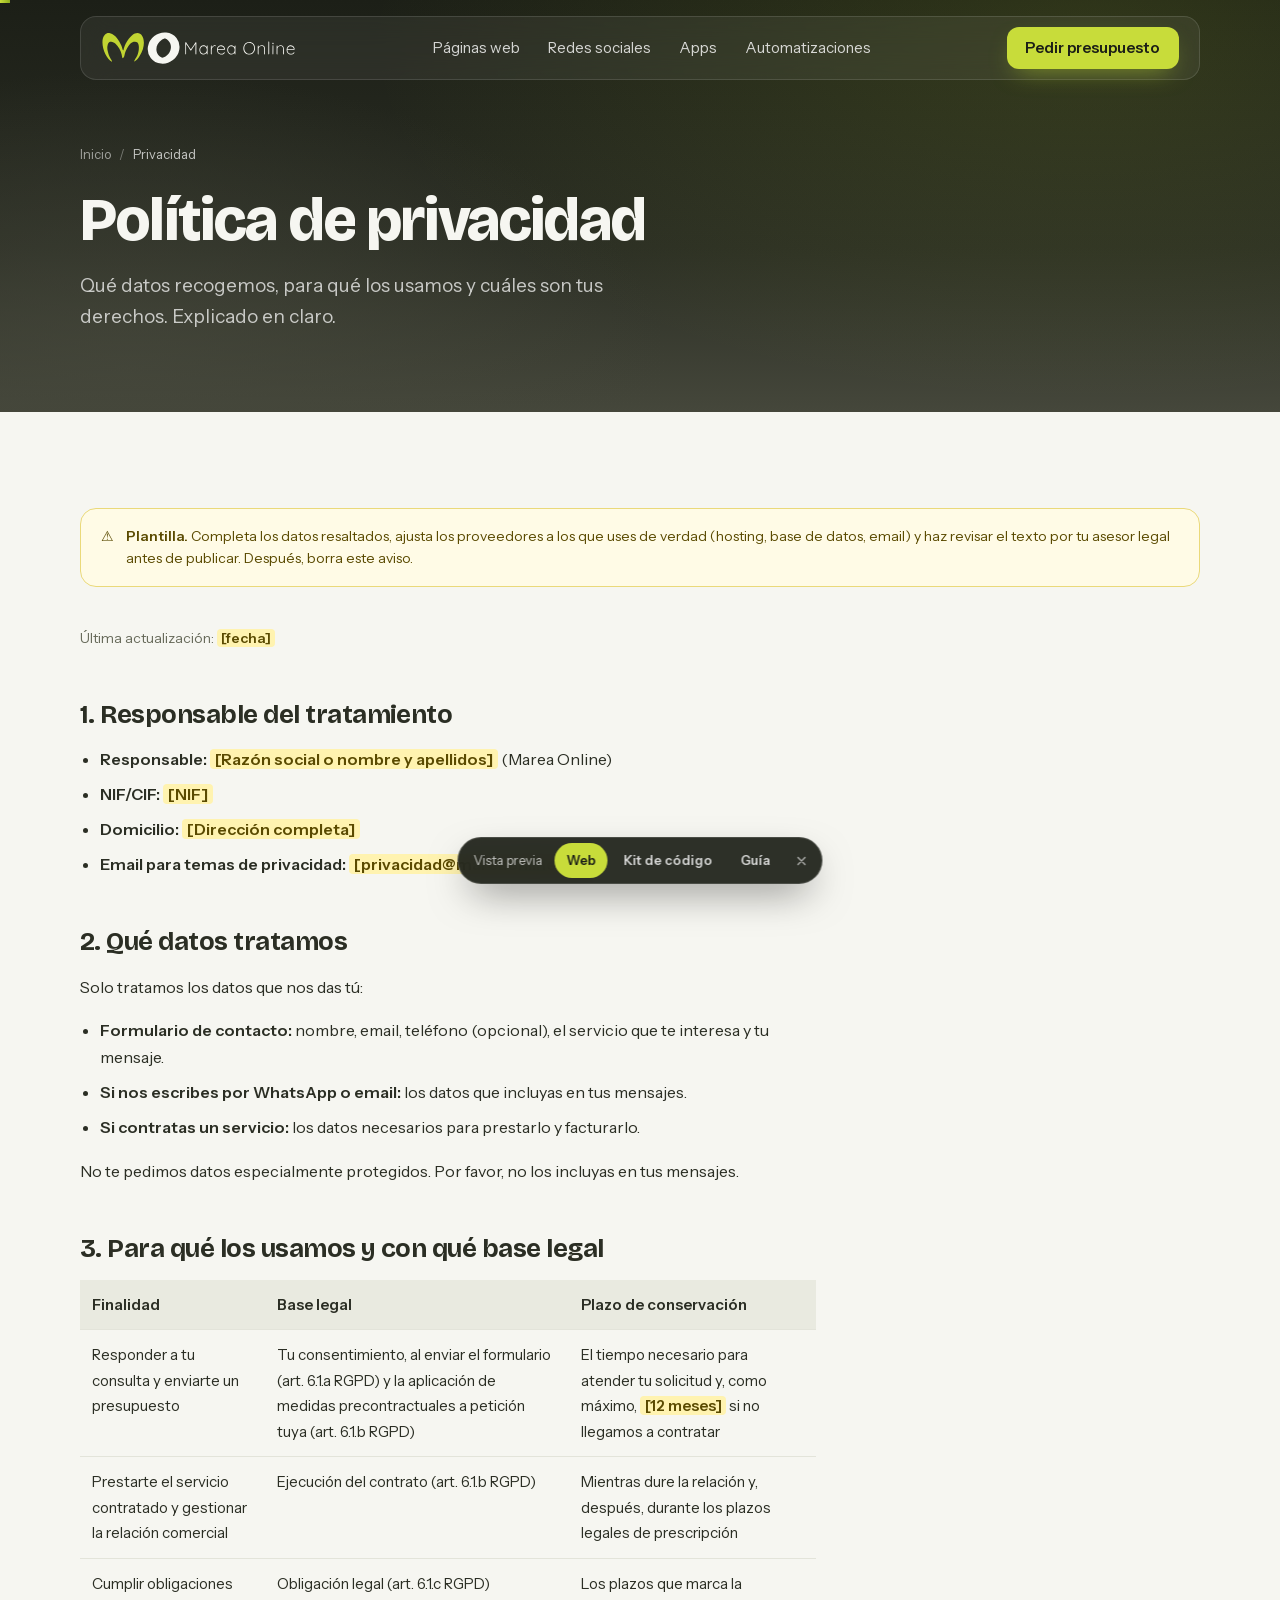
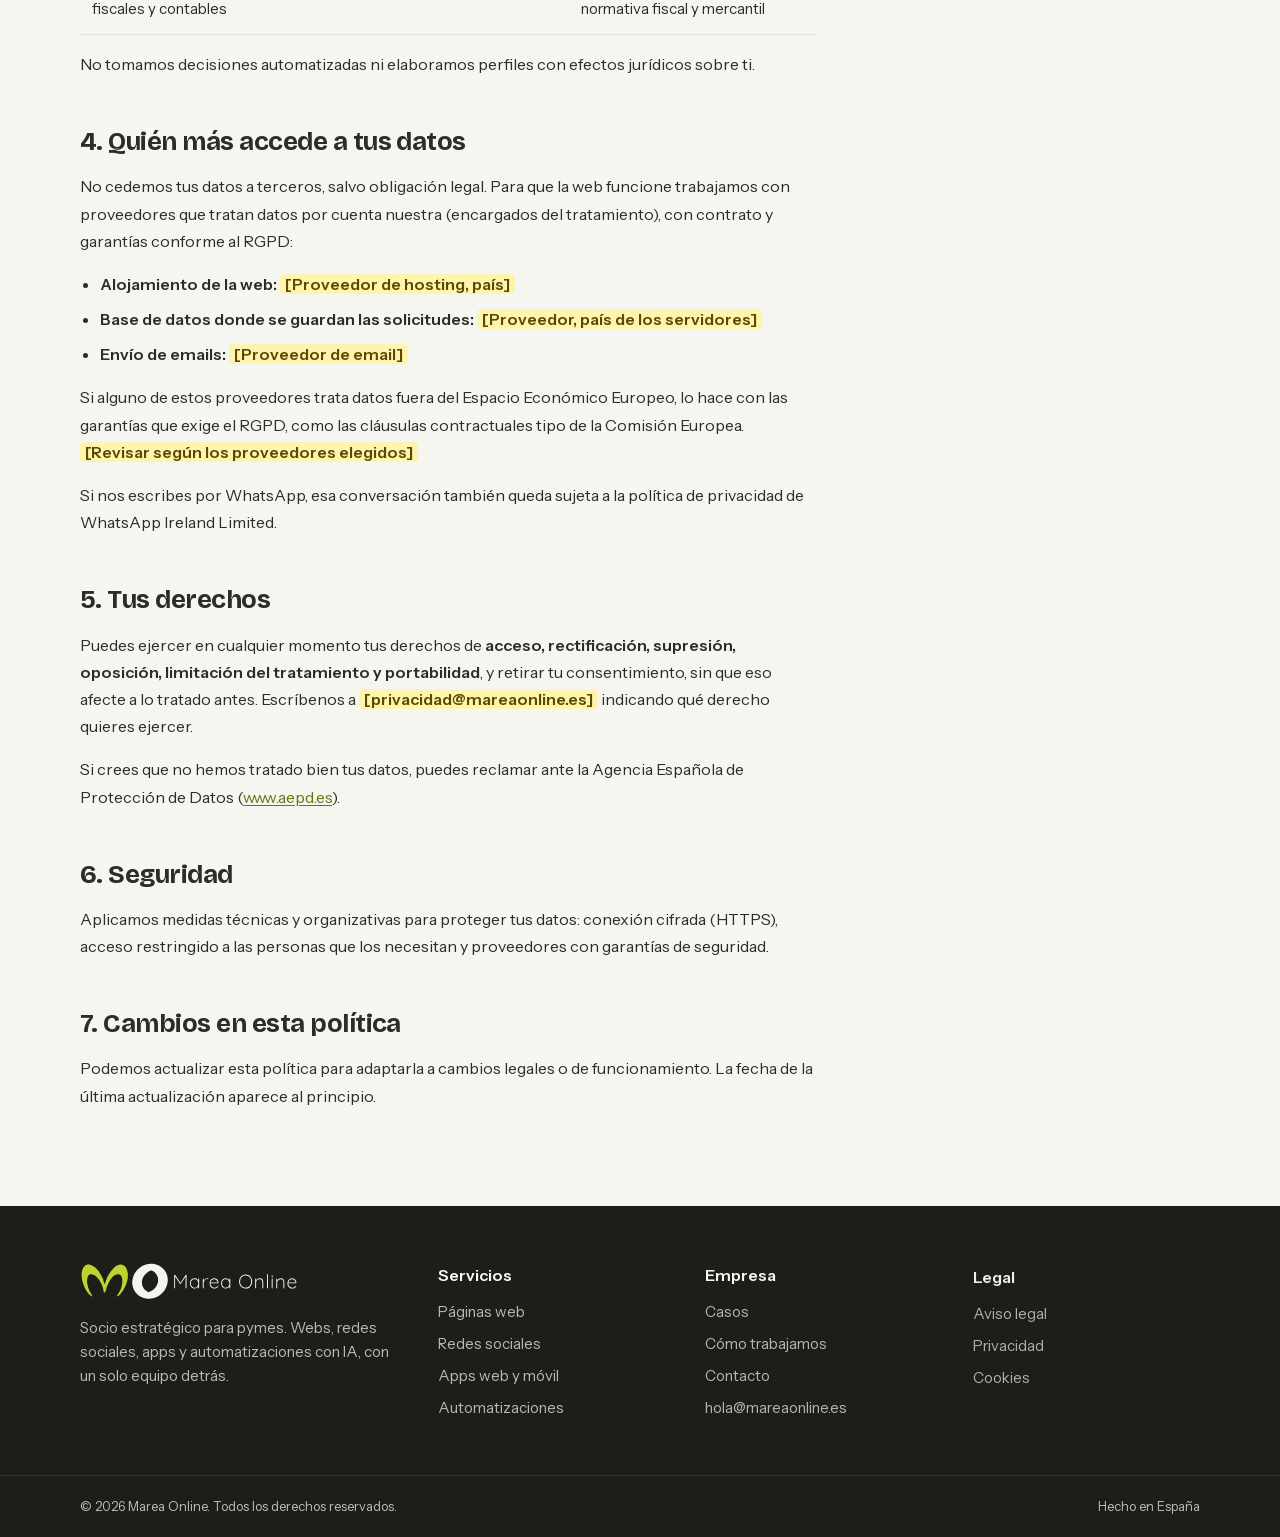
<file: privacidad.html>
<!DOCTYPE html>
<html lang="es">
<head>
<meta charset="UTF-8">
<meta name="viewport" content="width=device-width, initial-scale=1">
<title>Política de privacidad — Marea Online</title>
<meta name="description" content="Cómo tratamos tus datos personales.">
<meta name="robots" content="noindex, nofollow"> <!-- PRODUCCIÓN: borrar esta línea para que Google indexe la web -->
<link rel="canonical" href="https://vocai-git.github.io/marea-online-maqueta/privacidad.html">
<meta name="theme-color" content="#1C1F17">
<link rel="icon" type="image/svg+xml" href="img/favicon.svg">
<link rel="icon" type="image/png" sizes="32x32" href="img/favicon-32.png">
<link rel="apple-touch-icon" href="img/apple-touch-icon.png">
<meta property="og:type" content="website">
<meta property="og:locale" content="es_ES">
<meta property="og:site_name" content="Marea Online">
<meta property="og:title" content="Política de privacidad — Marea Online">
<meta property="og:description" content="Cómo tratamos tus datos personales.">
<meta property="og:url" content="https://vocai-git.github.io/marea-online-maqueta/privacidad.html">
<meta property="og:image" content="https://vocai-git.github.io/marea-online-maqueta/img/og-image.jpg">
<link rel="preload" href="fonts/bricolage-grotesque-normal.woff2" as="font" type="font/woff2" crossorigin>
<link rel="preload" href="fonts/instrument-sans-normal.woff2" as="font" type="font/woff2" crossorigin>
<link rel="stylesheet" href="css/tokens.css">
<link rel="stylesheet" href="css/base.css">
<link rel="stylesheet" href="css/componentes.css">
<link rel="stylesheet" href="css/sistema.css"> <!-- SOLO VISTA PREVIA: no llevar a producción -->
<script>
/* Oculta el hero hasta que arranque la animación (máx. 3 s). Sin JS, con ?static o con "reducir movimiento" no hace nada. */
(function(){var q=new URLSearchParams(location.search);if(!q.has('static')&&!matchMedia('(prefers-reduced-motion: reduce)').matches){var r=document.documentElement;r.classList.add('preanim');setTimeout(function(){r.classList.remove('preanim')},3000);}})();
</script>
</head>
<body>
<a class="skip-link" href="#contenido">Saltar al contenido</a>
<div class="progress" aria-hidden="true"></div>
<!-- Logo e iconos: se definen una vez y se usan con <svg><use href="#..."/></svg> -->
<svg width="0" height="0" style="position:absolute" aria-hidden="true" focusable="false">
<symbol id="logo-h" viewBox="22 -1.5 3372.4 587.1"><path fill="#C1D432" d="M449.4 215.6C663.7 -175.1 880 136.4 688.7 430.7C664.5 468 638 509.6 596.3 527.2C596.8 524.6 592.4 522.2 593.4 519.7C598.7 505.7 636.3 448.8 648.3 422.1C672.8 367.5 697.4 240.1 646.1 194.8C630.2 180.7 604.9 180 585.6 186.1C507.2 210.5 456.9 319.1 433.3 390.5C427.2 409.1 427.5 428.8 418.7 446.7C412.7 458.9 403.4 462.3 392.5 468.3C383.3 446.4 383.6 423.2 377.8 399.3C361.7 332.9 321.4 265.8 272.6 218.4C248.8 195.4 212.1 173.6 178 185.7C154.5 194.1 145 214.9 138.2 237C126.7 274.2 130.1 307.3 138.3 344.5C151.1 402.6 162.5 430.5 191.1 483C197.8 495.4 206.8 506.3 212.6 519.3C214.8 524.5 209.4 527.4 209.4 528C94.1 475.8 -15.5 173.4 88.7 61.4C111.2 37.2 146.8 28.5 178.7 37.5C280.6 66.3 332.1 164.6 375.2 252.3C382 266.2 397.4 337.7 407.3 332.4C408.3 331.9 408.9 330.9 409.4 329.9C414 319.5 413.8 306.6 417.5 295.7C426.6 268.2 438 242.1 449.4 215.6Z"/><path fill="currentColor" fill-rule="evenodd" d="M880.97 464.43A281.35 262.39 142.25 0 1 1325.87 119.9A281.35 262.39 142.25 0 1 880.97 464.43ZM1131.8 126.8C1151.9 133.1 1167.3 146.9 1182.1 161.6C1288.9 267.9 1198.5 438.9 1078.2 460.7C941.8 402.8 950.4 225.1 1073.4 148C1091.1 136.9 1110.4 125.8 1131.8 126.8Z"/><path fill="currentColor" fill-rule="evenodd" transform="translate(1410.2 -775.1) scale(1.4277)" d="M1057.3 668C1059.7 669 1061.4 669.6 1061.9 672.6C1062.9 678 1062.1 723.7 1062.1 733.2C1062.1 752.3 1062.1 771.4 1062.1 790.5C1062.1 799.8 1062.4 809.2 1062.1 818.4C1061.9 822.8 1060.5 823.7 1056.7 824.8C1054.3 823.8 1052.6 823.2 1052.1 820.3C1051.3 815.4 1051.7 674.2 1052.2 672.1C1052.8 669.2 1054.9 668.8 1057.3 668ZM813.8 674.6C860.8 672.1 888.9 702.7 891.2 748.3C892.5 773.4 882.1 798.6 861.9 813.9C848.3 824.3 829.1 828.7 812.2 826.5C734.4 816.5 729.6 706.5 792.2 679.8C799.1 676.8 806.3 675.5 813.8 674.6ZM114 764C114.1 763.8 114.5 763.9 114.7 763.7C116.2 762.6 129.3 742.1 131.5 738.7C141.7 723.5 151.9 708.4 162.1 693.2C165.3 688.4 168.5 682.2 172.4 678.1C173.8 676.6 174.8 676.8 176.6 676.5C178.9 677.6 180.7 678.3 181.1 681.2C181.8 686.2 181.4 818.4 181 820.4C180.4 823.3 178.5 823.9 176.1 824.8C173.7 824.1 171.7 823.7 170.9 820.9C169.8 817 170.5 735.3 170.5 723.9C170.5 715.3 171.2 706.3 170.2 697.8C156.6 716.8 142.4 739.6 129.3 759.4C126.3 764.1 120.9 773.6 117.4 777.3C116.3 778.5 115.4 778.3 114 778.8C112.6 778.4 111.6 778.4 110.5 777.3C107.3 774.2 102.9 766.2 100.3 762.2C91.3 748.4 82.2 734.7 73.1 721C68 713.2 63.2 704.7 57.3 697.6C56.2 715.1 58.3 815.2 56.8 820.9C56 823.7 54 824.1 51.6 824.8C50.8 824.5 50.1 824.5 49.4 824C45.9 821.7 47 815.7 47 812.1C47 781.1 47 750.1 47 719C47 710.1 46.2 689.1 47.1 681.6C47.3 679.4 48.4 678.6 49.7 677C52.2 676.7 54.2 676.3 56.2 678.3C59.7 681.7 67.7 695.1 71 700C85.3 721.3 99.1 743.1 114 764ZM816.8 684.7C898.3 682.5 900.9 804.8 830.6 816C818 818 804.1 816.4 792.7 810.3C772.7 799.7 762 779.3 760.4 757.2C758.3 728.1 770.8 697.4 800.4 687.6C805.8 685.9 811.2 685.1 816.8 684.7ZM1113.6 686.8C1116.2 691.4 1116.2 693.9 1113.8 698.6C1109.2 701.4 1106.8 701.4 1102 699.1C1099.1 694.7 1099.1 692.1 1101.3 687.3C1105.9 684.1 1108.7 684 1113.6 686.8ZM307.1 738.6C307.2 734.5 306.2 724.4 307.7 721.2C308.4 719.8 309.4 719.4 310.4 718.4C313.2 718.4 315.6 718.4 316.9 721.4C317.5 723.1 318 817.2 317 820.8C316.3 823.7 314.4 824.1 311.9 824.8C310.6 824.2 309.5 824.2 308.5 823C306.2 820.3 307.3 807.8 307 803.6C304.2 807.4 301.5 811.4 298 814.7C287.8 824.4 272.9 828.8 259 826.4C213 818.3 204 750.1 239.3 724.1C246.9 718.5 255.7 715.4 265.2 715.1C278.9 714.7 292.1 720 301.2 730.5C303.3 733 305.1 736.1 307.1 738.6ZM414.5 724.8C413.7 725.1 413.3 725.6 412.4 725.8C407.6 726.4 403 720.8 391.7 726.7C379.8 732.9 370.7 746 367.9 759C365.9 768.3 367 800.8 367 812.3C367 815.4 367.7 819.7 366 822.5C364.9 824 363.7 824.2 362.1 824.8C359.6 824 357.7 823.6 357.1 820.7C356.2 817 356.4 724.5 357.1 722.1C357.9 719.6 359.7 719.2 361.8 718.4C363.4 718.9 364.7 718.9 365.8 720.4C368.1 723.4 366.9 738.5 367.3 743.1C369.2 739.9 370.9 736.3 373.1 733.2C380.9 722 393.4 714.1 407.4 715.1C410.2 715.4 414.3 716 415.6 718.9C416.6 721.1 415.4 722.8 414.5 724.8ZM525.8 767.4C524.6 768.1 523.9 768.9 522.4 769.1C517.1 770.1 509.6 769.3 504.1 769.3C483 769.3 461.5 768.5 440.4 769.5C439.7 777 441.3 784.8 444.2 791.9C453.4 814.1 481.5 824 502.9 813C511.9 808.3 515.4 801.8 518.7 799.8C521 798.4 522.3 799.5 524.4 800.5C524.6 801.3 525.1 801.7 525.3 802.6C525.7 806.7 521.1 810.3 518.4 812.7C506.1 824.3 490.3 829 473.8 826C440.7 820.2 426.9 791.7 430.9 760.5C438.2 704.6 511 700.1 524.9 748.9C526.2 753.3 528 760.8 526.9 765.3C526.7 766.2 526.2 766.7 525.8 767.4ZM644 738.2C644.1 733.7 642.5 721 647 718.8C648.4 718.1 649.4 718.4 650.8 718.4C652.4 719.7 653.7 720.3 654.1 722.5C654.9 726.8 654.5 819.3 653.9 821.2C653 823.7 651.3 824 649.2 824.8C647.9 824.4 646.8 824.4 645.7 823.3C642.8 820.3 644.1 808.3 643.9 803.9C641 807.4 638.4 811.4 635 814.6C624.5 824.7 608.7 829.1 594.5 826.1C549.7 816.5 541.3 749.8 576.3 724.1C583.6 718.7 592.2 715.5 601.3 715.1C612.6 714.7 623.6 717.8 632.5 725C635.4 727.3 637.9 730 640.1 733C640.9 734.1 642.6 737.7 643.5 738.3C643.6 738.4 643.9 738.1 644 738.2ZM1006.2 824.8C1004.4 824.2 1002.8 824.1 1001.8 822.1C1000.3 819.1 1001.1 812.9 1001.1 809.5C1001.1 797.6 1001.1 785.6 1001.1 773.7C1001.1 751.2 1002.7 725.1 972.2 724.7C960.1 724.6 948.5 730.1 940.8 739.3C937.9 742.7 935.7 746.8 934.8 751.2C932.1 763.2 936 816.2 933.4 821.8C932.4 824.2 930.5 824.3 928.4 824.8C926.3 823.7 924.8 823.3 924.2 820.7C923.3 817.2 923.5 724.7 924.2 722.2C925.2 719 927.6 718.8 930.3 718.6C931.2 719.2 932.1 719.3 932.8 720.3C935.1 723.3 934 732 934.2 735.9C936.5 733.5 938.6 730.7 941.1 728.4C951 719.3 963.9 714.4 977.4 715.2C1016.8 717.7 1011.3 758.1 1011.3 786.3C1011.3 792.8 1012.1 815.7 1011.1 820.4C1010.5 823.3 1008.6 823.9 1006.2 824.8ZM1107.7 715.3C1109.9 716.2 1111.6 716.5 1112.3 719C1113 721.6 1113.1 817.9 1112.3 820.9C1111.6 823.8 1109.6 824.1 1107.1 824.8C1105 823.8 1103.5 823.3 1102.9 820.7C1102 816.9 1102.4 721 1103.1 718.9C1103.9 716.4 1105.6 716.1 1107.7 715.3ZM1234.4 824.8C1232.5 824.2 1231 824.1 1230 822.1C1227.6 817.4 1230.2 762.6 1228.9 751.5C1228.4 747.3 1227.4 743.1 1225.6 739.2C1214.2 714.6 1175.2 724.1 1165 745.2C1163.9 747.6 1163 750.1 1162.6 752.7C1161 764.3 1163.9 816.6 1161.6 821.7C1160.7 823.8 1159.2 824 1157.4 824.8C1154.9 824.1 1153 823.7 1152.3 820.8C1151.6 817.5 1151.6 724.8 1152.4 722.3C1153.1 719.4 1155.2 719.1 1157.6 718.4C1158.6 718.9 1159.5 718.9 1160.4 719.7C1163.4 722.4 1162.2 731.7 1162.5 735.7C1164.7 733.4 1166.8 730.7 1169.3 728.5C1179.1 719.5 1191.4 714.7 1204.7 715.1C1212.1 715.4 1219.6 717.5 1225.5 722C1238.9 732.3 1239.4 749.4 1239.4 764.8C1239.4 771.7 1239.4 778.6 1239.4 785.5C1239.4 792.4 1240.2 815.3 1239.2 820.4C1238.6 823.3 1236.8 823.9 1234.4 824.8ZM1368.1 767.4C1366.9 768.1 1366.2 768.9 1364.7 769.1C1359.4 770.1 1351.9 769.3 1346.4 769.3C1325.2 769.3 1303.8 768.5 1282.7 769.5C1281.9 776.9 1283.5 784.8 1286.5 791.8C1295.9 814.5 1324.4 824.1 1345.9 812.6C1354 808.2 1357.7 801.8 1360.9 799.8C1363.3 798.5 1364.6 799.5 1366.7 800.5C1366.9 801.3 1367.4 801.7 1367.5 802.6C1368 806.7 1363.4 810.3 1360.7 812.8C1354.8 818.3 1347.5 823 1339.7 825.2C1313.8 832.6 1284.8 818.1 1275.8 792.7C1272.1 782.4 1271.9 771.3 1273.2 760.5C1274.2 752.6 1277 745 1281.2 738.2C1303 703.4 1355.7 708.8 1367.2 748.9C1368.6 753.7 1370.3 760.3 1369.2 765.3C1369 766.2 1368.5 766.6 1368.1 767.4ZM264.2 725C269 724.7 273.7 724.7 278.4 726C298.6 731.6 308.6 753.3 307.9 772.9C307.3 787.9 301 803.2 288 811.7C280.8 816.4 272.1 817.9 263.6 817.1C219.6 812.8 215.3 740.5 255.6 726.6C258.4 725.7 261.3 725.4 264.2 725ZM601.2 725C656.7 722.7 657.9 807 613.2 816.5C605.5 818.1 597 817.5 589.8 814.4C576.5 808.7 567.9 794.8 565.6 780.9C562 759.3 570.3 734.4 592.6 726.6C595.4 725.7 598.3 725.4 601.2 725ZM516.3 759.8C502.8 760.3 489.2 759.9 475.7 759.9C464.3 759.9 452.8 760.4 441.4 759.8C441.4 759.5 441.2 759.3 441.2 759.1C440.9 754.9 445.6 745.7 447.9 742.3C468.8 710.1 518 727.6 516.3 759.8ZM1358.6 759.8C1346.4 760.4 1334.1 759.9 1321.9 759.9C1309.2 759.9 1296.4 760.4 1283.7 759.8C1284.3 753.1 1287.1 746.5 1291.1 740.9C1308.9 716 1348.9 721.6 1357.7 751.4C1358.3 753.4 1359.5 757 1358.9 759.1C1358.9 759.4 1358.6 759.5 1358.6 759.8Z"/></symbol>
<symbol id="i-menu" viewBox="0 0 24 24"><g fill="none" stroke="currentColor" stroke-width="2" stroke-linecap="round"><path d="M4 7h16M4 12h16M4 17h16"/></g></symbol>
<symbol id="i-close" viewBox="0 0 24 24"><g fill="none" stroke="currentColor" stroke-width="2" stroke-linecap="round"><path d="M6 6l12 12M18 6 6 18"/></g></symbol>
<symbol id="i-arrow" viewBox="0 0 24 24"><g fill="none" stroke="currentColor" stroke-width="2.2" stroke-linecap="round" stroke-linejoin="round"><path d="M5 12h14M13 6l6 6-6 6"/></g></symbol>
<symbol id="i-arrow-down" viewBox="0 0 24 24"><g fill="none" stroke="currentColor" stroke-width="2.2" stroke-linecap="round" stroke-linejoin="round"><path d="M12 5v14M6 13l6 6 6-6"/></g></symbol>
<symbol id="i-check" viewBox="0 0 24 24"><g fill="none" stroke="currentColor" stroke-width="2.2" stroke-linecap="round" stroke-linejoin="round"><path d="M20 6 9 17l-5-5"/></g></symbol>
<symbol id="i-web" viewBox="0 0 24 24"><g fill="none" stroke="currentColor" stroke-width="2" stroke-linecap="round"><circle cx="12" cy="12" r="9"/><path d="M3 12h18M12 3a14 14 0 0 1 0 18M12 3a14 14 0 0 0 0 18"/></g></symbol>
<symbol id="i-social" viewBox="0 0 24 24"><g fill="none" stroke="currentColor" stroke-width="2"><rect x="3" y="3" width="18" height="18" rx="5"/><circle cx="12" cy="12" r="4"/><circle cx="17.5" cy="6.5" r=".6" fill="currentColor"/></g></symbol>
<symbol id="i-app" viewBox="0 0 24 24"><g fill="none" stroke="currentColor" stroke-width="2" stroke-linecap="round"><rect x="6" y="2" width="12" height="20" rx="2.5"/><path d="M10 18h4"/></g></symbol>
<symbol id="i-bot" viewBox="0 0 24 24"><g fill="none" stroke="currentColor" stroke-width="2" stroke-linecap="round"><path d="M12 3v3M5 8h14a2 2 0 0 1 2 2v7a2 2 0 0 1-2 2H5a2 2 0 0 1-2-2v-7a2 2 0 0 1 2-2Z"/><path d="M9 13h.01M15 13h.01"/></g></symbol>
<symbol id="i-play" viewBox="0 0 24 24"><path fill="currentColor" d="M8 5v14l11-7z"/></symbol>
<symbol id="i-carousel" viewBox="0 0 24 24"><g fill="none" stroke="currentColor" stroke-width="2"><rect x="3" y="5" width="12" height="14" rx="2"/><path d="M19 8v10a2 2 0 0 1-2 2"/></g></symbol>
<symbol id="i-calendar" viewBox="0 0 24 24"><g fill="none" stroke="currentColor" stroke-width="2" stroke-linecap="round"><rect x="3" y="5" width="18" height="16" rx="2"/><path d="M3 10h18M8 3v4M16 3v4"/></g></symbol>
<symbol id="i-message" viewBox="0 0 24 24"><g fill="none" stroke="currentColor" stroke-width="2" stroke-linejoin="round"><path d="M4 4h16v12H7l-3 3z"/></g></symbol>
<symbol id="i-whatsapp" viewBox="0 0 24 24"><g fill="none" stroke="currentColor" stroke-width="2" stroke-linecap="round" stroke-linejoin="round"><path d="M3.5 20.5l1.3-4.2A8.5 8.5 0 1 1 8 19.4z"/><path d="M9 8.5c0 3.5 3 6.5 6.5 6.5l1-1.6-2-1-1 .9a5 5 0 0 1-2.8-2.8l.9-1-1-2z" stroke-width="1.6"/></g></symbol>
<symbol id="i-telegram" viewBox="0 0 24 24"><g fill="none" stroke="currentColor" stroke-width="2" stroke-linecap="round" stroke-linejoin="round"><path d="M21 4 3 11l6 2.5M21 4l-4 16-8-6.5M21 4 9 13.5V19l3-3"/></g></symbol>
<symbol id="i-mail" viewBox="0 0 24 24"><g fill="none" stroke="currentColor" stroke-width="2" stroke-linecap="round" stroke-linejoin="round"><rect x="3" y="5" width="18" height="14" rx="2"/><path d="m3 7 9 6 9-6"/></g></symbol>
<symbol id="i-phone" viewBox="0 0 24 24"><g fill="none" stroke="currentColor" stroke-width="2" stroke-linejoin="round"><path d="M5 4h4l2 5-2.5 1.5a11 11 0 0 0 5 5L15 13l5 2v4a2 2 0 0 1-2 2A16 16 0 0 1 3 6a2 2 0 0 1 2-2"/></g></symbol>
<symbol id="i-seal" viewBox="0 0 24 24"><path fill="currentColor" d="M12 1.6l2.3 2 3-.5 1 2.9 2.7 1.4-.6 3 1.9 2.3-1.9 2.3.6 3-2.7 1.4-1 2.9-3-.5-2.3 2-2.3-2-3 .5-1-2.9L3 18.4l.6-3L1.7 12l1.9-2.3-.6-3L5.7 5.3l1-2.9 3 .5z"/><path d="M8.2 12.3l2.6 2.6 5-5.2" fill="none" stroke="#1C1F17" stroke-width="2.2" stroke-linecap="round" stroke-linejoin="round"/></symbol>
<symbol id="i-food" viewBox="0 0 24 24"><g fill="none" stroke="currentColor" stroke-width="1.8" stroke-linecap="round" stroke-linejoin="round"><path d="M7 3v8a2 2 0 0 0 2 2v8M5 3v5M9 3v5M17 3c-2 1-3 3-3 6v3h3v9"/></g></symbol>
<symbol id="i-health" viewBox="0 0 24 24"><g fill="none" stroke="currentColor" stroke-width="1.8" stroke-linecap="round"><path d="M12 8v8M8 12h8"/><rect x="3" y="3" width="18" height="18" rx="5"/></g></symbol>
<symbol id="i-sport" viewBox="0 0 24 24"><g fill="none" stroke="currentColor" stroke-width="1.8" stroke-linecap="round"><path d="M6 8v8M18 8v8M3 10v4M21 10v4M6 12h12"/></g></symbol>
<symbol id="i-briefcase" viewBox="0 0 24 24"><g fill="none" stroke="currentColor" stroke-width="1.8" stroke-linecap="round"><rect x="3" y="7" width="18" height="13" rx="2"/><path d="M9 7V5a2 2 0 0 1 2-2h2a2 2 0 0 1 2 2v2M3 12h18"/></g></symbol>
<symbol id="i-chart" viewBox="0 0 24 24"><g fill="none" stroke="currentColor" stroke-width="2" stroke-linecap="round"><path d="M4 20V10M10 20V4M16 20v-7M22 20H2"/></g></symbol>
<symbol id="i-search" viewBox="0 0 24 24"><g fill="none" stroke="currentColor" stroke-width="2" stroke-linecap="round"><circle cx="11" cy="11" r="7"/><path d="m20 20-4-4"/></g></symbol>
<symbol id="i-bolt" viewBox="0 0 24 24"><g fill="none" stroke="currentColor" stroke-width="2" stroke-linejoin="round"><path d="M13 2 4 14h7l-1 8 9-12h-7z"/></g></symbol>
<symbol id="i-lock" viewBox="0 0 24 24"><g fill="none" stroke="currentColor" stroke-width="2" stroke-linecap="round"><rect x="4" y="10" width="16" height="11" rx="2"/><path d="M8 10V7a4 4 0 0 1 8 0v3"/></g></symbol>
<symbol id="i-pen" viewBox="0 0 24 24"><g fill="none" stroke="currentColor" stroke-width="2" stroke-linecap="round" stroke-linejoin="round"><path d="M12 20h9M16.5 3.5a2.1 2.1 0 0 1 3 3L7 19l-4 1 1-4z"/></g></symbol>
<symbol id="i-users" viewBox="0 0 24 24"><g fill="none" stroke="currentColor" stroke-width="2" stroke-linecap="round"><circle cx="9" cy="8" r="3.5"/><path d="M2.5 20a6.5 6.5 0 0 1 13 0M16 4.5a3.5 3.5 0 0 1 0 7M18 14.5a6.5 6.5 0 0 1 3.5 5.5"/></g></symbol>
<symbol id="i-clock" viewBox="0 0 24 24"><g fill="none" stroke="currentColor" stroke-width="2" stroke-linecap="round"><circle cx="12" cy="12" r="9"/><path d="M12 7v5l3 2"/></g></symbol>
<symbol id="i-mic" viewBox="0 0 24 24"><g fill="none" stroke="currentColor" stroke-width="2" stroke-linecap="round"><rect x="9" y="3" width="6" height="11" rx="3"/><path d="M5 11a7 7 0 0 0 14 0M12 18v3"/></g></symbol>
<symbol id="i-repeat" viewBox="0 0 24 24"><g fill="none" stroke="currentColor" stroke-width="2" stroke-linecap="round" stroke-linejoin="round"><path d="M17 2l4 4-4 4"/><path d="M3 11V9a3 3 0 0 1 3-3h15M7 22l-4-4 4-4"/><path d="M21 13v2a3 3 0 0 1-3 3H3"/></g></symbol>
<symbol id="i-doc" viewBox="0 0 24 24"><g fill="none" stroke="currentColor" stroke-width="2" stroke-linecap="round" stroke-linejoin="round"><path d="M14 3H6a2 2 0 0 0-2 2v14a2 2 0 0 0 2 2h12a2 2 0 0 0 2-2V9z"/><path d="M14 3v6h6M8 13h8M8 17h5"/></g></symbol>
<symbol id="i-target" viewBox="0 0 24 24"><g fill="none" stroke="currentColor" stroke-width="2"><circle cx="12" cy="12" r="9"/><circle cx="12" cy="12" r="5"/><circle cx="12" cy="12" r="1" fill="currentColor"/></g></symbol>
<symbol id="i-spark" viewBox="0 0 24 24"><g fill="none" stroke="currentColor" stroke-width="2" stroke-linejoin="round"><path d="M12 3l1.8 5.2L19 10l-5.2 1.8L12 17l-1.8-5.2L5 10l5.2-1.8z"/><path d="M19 16l.7 2.3L22 19l-2.3.7L19 22l-.7-2.3L16 19l2.3-.7z"/></g></symbol>
<symbol id="i-gear" viewBox="0 0 24 24"><g fill="none" stroke="currentColor" stroke-width="2" stroke-linecap="round"><circle cx="12" cy="12" r="3"/><path d="M12 2v3M12 19v3M4.2 4.2l2.1 2.1M17.7 17.7l2.1 2.1M2 12h3M19 12h3M4.2 19.8l2.1-2.1M17.7 6.3l2.1-2.1"/></g></symbol>
<symbol id="i-cart" viewBox="0 0 24 24"><g fill="none" stroke="currentColor" stroke-width="2" stroke-linecap="round" stroke-linejoin="round"><path d="M3 4h2l2.4 11h10.8L21 7H6.2"/><circle cx="9" cy="20" r="1.3"/><circle cx="17" cy="20" r="1.3"/></g></symbol>
<symbol id="i-layers" viewBox="0 0 24 24"><g fill="none" stroke="currentColor" stroke-width="2" stroke-linejoin="round"><path d="m12 3 9 5-9 5-9-5z"/><path d="m3 13 9 5 9-5"/></g></symbol>
<symbol id="i-plug" viewBox="0 0 24 24"><g fill="none" stroke="currentColor" stroke-width="2" stroke-linecap="round"><path d="M9 2v5M15 2v5M6 7h12v4a6 6 0 0 1-12 0zM12 17v5"/></g></symbol>
<symbol id="i-support" viewBox="0 0 24 24"><g fill="none" stroke="currentColor" stroke-width="2" stroke-linecap="round"><path d="M4 14v-2a8 8 0 0 1 16 0v2"/><rect x="3" y="13" width="4" height="6" rx="1.5"/><rect x="17" y="13" width="4" height="6" rx="1.5"/><path d="M19 19a3 3 0 0 1-3 3h-3"/></g></symbol>
<symbol id="i-video" viewBox="0 0 24 24"><g fill="none" stroke="currentColor" stroke-width="2" stroke-linejoin="round"><rect x="2" y="6" width="14" height="12" rx="2"/><path d="m16 10 6-3v10l-6-3z"/></g></symbol>
<symbol id="i-inbox" viewBox="0 0 24 24"><g fill="none" stroke="currentColor" stroke-width="2" stroke-linecap="round" stroke-linejoin="round"><path d="M3 13h5l1.5 3h5L16 13h5"/><path d="M5 5h14l2 8v6H3v-6z"/></g></symbol>
<symbol id="i-euro" viewBox="0 0 24 24"><g fill="none" stroke="currentColor" stroke-width="2" stroke-linecap="round"><path d="M17 6.5A7 7 0 1 0 17 17.5M4 10h9M4 14h9"/></g></symbol>
</svg>

<!-- CABECERA -->
<header class="site-header">
  <div class="container">
    <nav class="nav glass" data-hero aria-label="Principal">
      <a href="index.html" aria-label="Marea Online, inicio"><svg class="logo" role="img" aria-label="Marea Online"><use href="#logo-h"/></svg></a>
      <div class="nav__links">
        <a class="nav__link" href="webs.html">Páginas web</a>
        <a class="nav__link" href="redes-sociales.html">Redes sociales</a>
        <a class="nav__link" href="apps.html">Apps</a>
        <a class="nav__link" href="automatizaciones.html">Automatizaciones</a>
      </div>
      <div class="nav__actions">
        <a href="contacto.html" class="btn btn--lima btn--sm">Pedir presupuesto</a>
        <button type="button" class="nav__toggle" data-menu-open aria-label="Abrir menú" aria-expanded="false" aria-controls="mobileMenu"><svg><use href="#i-menu"/></svg></button>
      </div>
    </nav>
  </div>
</header>

<!-- MENÚ MÓVIL -->
<div id="mobileMenu" class="mobile-menu" role="dialog" aria-modal="true" aria-label="Menú" aria-hidden="true">
  <div class="mobile-menu__bg"></div>
  <div class="mobile-menu__inner">
    <div class="mobile-menu__bar glass">
      <a href="index.html" aria-label="Marea Online, inicio"><svg class="logo" role="img" aria-label="Marea Online"><use href="#logo-h"/></svg></a>
      <button type="button" class="nav__toggle" data-menu-close aria-label="Cerrar menú"><svg><use href="#i-close"/></svg></button>
    </div>
    <nav class="mobile-menu__nav" aria-label="Secciones">
      <a class="mm-link" href="webs.html"><span>01</span>Páginas web</a>
      <a class="mm-link" href="redes-sociales.html"><span>02</span>Redes sociales</a>
      <a class="mm-link" href="apps.html"><span>03</span>Apps web y móvil</a>
      <a class="mm-link" href="automatizaciones.html"><span>04</span>Automatizaciones</a>
      <a class="mm-link" href="index.html#casos"><span>→</span>Casos</a>
      <a class="mm-link" href="index.html#proceso"><span>→</span>Cómo trabajamos</a>
      <a class="mm-link" href="contacto.html"><span>→</span>Contacto</a>
    </nav>
    <div class="mobile-menu__cta">
      <a href="contacto.html" class="btn btn--lima">Pedir presupuesto</a>
      <a href="#" data-whatsapp class="btn btn--ghost-dark"><svg><use href="#i-whatsapp"/></svg>Escribir por WhatsApp</a>
      <p>Socio estratégico para pymes</p>
    </div>
  </div>
</div>

<main id="contenido">
<section class="page-hero sea" data-dark-top>
  <div class="container page-hero__grid page-hero__grid--solo">
    <div data-hero>
      <ol class="crumbs" aria-label="Estás en"><li><a href="index.html">Inicio</a></li><li aria-current="page">Privacidad</li></ol>
      <h1 class="h1">Política de privacidad</h1>
      <p class="lead">Qué datos recogemos, para qué los usamos y cuáles son tus derechos. Explicado en claro.</p>
    </div>
  </div>
</section>

<section class="section">
  <div class="container">
    <!-- PLANTILLA: borrar este aviso cuando estén todos los datos -->
    <div class="legal-note" role="note"><span aria-hidden="true">⚠</span><p><b>Plantilla.</b> Completa los datos resaltados, ajusta los proveedores a los que uses de verdad (hosting, base de datos, email) y haz revisar el texto por tu asesor legal antes de publicar. Después, borra este aviso.</p></div>

    <div class="prose" style="margin-top:var(--s-10)">
      <p class="legal-meta">Última actualización: <span class="dato">[fecha]</span></p>

      <h2>1. Responsable del tratamiento</h2>
      <ul>
        <li><b>Responsable:</b> <span class="dato">[Razón social o nombre y apellidos]</span> (Marea Online)</li>
        <li><b>NIF/CIF:</b> <span class="dato">[NIF]</span></li>
        <li><b>Domicilio:</b> <span class="dato">[Dirección completa]</span></li>
        <li><b>Email para temas de privacidad:</b> <span class="dato">[privacidad@mareaonline.es]</span></li>
      </ul>

      <h2>2. Qué datos tratamos</h2>
      <p>Solo tratamos los datos que nos das tú:</p>
      <ul>
        <li><b>Formulario de contacto:</b> nombre, email, teléfono (opcional), el servicio que te interesa y tu mensaje.</li>
        <li><b>Si nos escribes por WhatsApp o email:</b> los datos que incluyas en tus mensajes.</li>
        <li><b>Si contratas un servicio:</b> los datos necesarios para prestarlo y facturarlo.</li>
      </ul>
      <p>No te pedimos datos especialmente protegidos. Por favor, no los incluyas en tus mensajes.</p>

      <h2>3. Para qué los usamos y con qué base legal</h2>
      <table>
        <thead><tr><th scope="col">Finalidad</th><th scope="col">Base legal</th><th scope="col">Plazo de conservación</th></tr></thead>
        <tbody>
          <tr><td>Responder a tu consulta y enviarte un presupuesto</td><td>Tu consentimiento, al enviar el formulario (art. 6.1.a RGPD) y la aplicación de medidas precontractuales a petición tuya (art. 6.1.b RGPD)</td><td>El tiempo necesario para atender tu solicitud y, como máximo, <span class="dato">[12 meses]</span> si no llegamos a contratar</td></tr>
          <tr><td>Prestarte el servicio contratado y gestionar la relación comercial</td><td>Ejecución del contrato (art. 6.1.b RGPD)</td><td>Mientras dure la relación y, después, durante los plazos legales de prescripción</td></tr>
          <tr><td>Cumplir obligaciones fiscales y contables</td><td>Obligación legal (art. 6.1.c RGPD)</td><td>Los plazos que marca la normativa fiscal y mercantil</td></tr>
        </tbody>
      </table>
      <p>No tomamos decisiones automatizadas ni elaboramos perfiles con efectos jurídicos sobre ti.</p>

      <h2>4. Quién más accede a tus datos</h2>
      <p>No cedemos tus datos a terceros, salvo obligación legal. Para que la web funcione trabajamos con proveedores que tratan datos por cuenta nuestra (encargados del tratamiento), con contrato y garantías conforme al RGPD:</p>
      <ul>
        <li><b>Alojamiento de la web:</b> <span class="dato">[Proveedor de hosting, país]</span></li>
        <li><b>Base de datos donde se guardan las solicitudes:</b> <span class="dato">[Proveedor, país de los servidores]</span></li>
        <li><b>Envío de emails:</b> <span class="dato">[Proveedor de email]</span></li>
      </ul>
      <p>Si alguno de estos proveedores trata datos fuera del Espacio Económico Europeo, lo hace con las garantías que exige el RGPD, como las cláusulas contractuales tipo de la Comisión Europea. <span class="dato">[Revisar según los proveedores elegidos]</span></p>
      <p>Si nos escribes por WhatsApp, esa conversación también queda sujeta a la política de privacidad de WhatsApp Ireland Limited.</p>

      <h2>5. Tus derechos</h2>
      <p>Puedes ejercer en cualquier momento tus derechos de <b>acceso, rectificación, supresión, oposición, limitación del tratamiento y portabilidad</b>, y retirar tu consentimiento, sin que eso afecte a lo tratado antes. Escríbenos a <span class="dato">[privacidad@mareaonline.es]</span> indicando qué derecho quieres ejercer.</p>
      <p>Si crees que no hemos tratado bien tus datos, puedes reclamar ante la Agencia Española de Protección de Datos (<a href="https://www.aepd.es" target="_blank" rel="noopener">www.aepd.es</a>).</p>

      <h2>6. Seguridad</h2>
      <p>Aplicamos medidas técnicas y organizativas para proteger tus datos: conexión cifrada (HTTPS), acceso restringido a las personas que los necesitan y proveedores con garantías de seguridad.</p>

      <h2>7. Cambios en esta política</h2>
      <p>Podemos actualizar esta política para adaptarla a cambios legales o de funcionamiento. La fecha de la última actualización aparece al principio.</p>
    </div>
  </div>
</section>
</main>

<!-- PIE -->
<footer class="site-footer">
  <div class="container site-footer__grid">
    <div>
      <svg class="logo logo--lg" role="img" aria-label="Marea Online"><use href="#logo-h"/></svg>
      <p class="site-footer__about">Socio estratégico para pymes. Webs, redes sociales, apps y automatizaciones con IA, con un solo equipo detrás.</p>
    </div>
    <div>
      <p class="site-footer__title">Servicios</p>
      <ul><li><a href="webs.html">Páginas web</a></li><li><a href="redes-sociales.html">Redes sociales</a></li><li><a href="apps.html">Apps web y móvil</a></li><li><a href="automatizaciones.html">Automatizaciones</a></li></ul>
    </div>
    <div>
      <p class="site-footer__title">Empresa</p>
      <ul><li><a href="index.html#casos">Casos</a></li><li><a href="index.html#proceso">Cómo trabajamos</a></li><li><a href="contacto.html">Contacto</a></li><li><a href="#" data-email data-fill>hola@mareaonline.es</a></li></ul>
    </div>
    <div>
      <p class="site-footer__title">Legal</p>
      <ul><li><a href="aviso-legal.html">Aviso legal</a></li><li><a href="privacidad.html">Privacidad</a></li><li><a href="cookies.html">Cookies</a></li></ul>
    </div>
  </div>
  <div class="site-footer__bottom"><div class="container"><span>© <span data-year>2026</span> Marea Online. Todos los derechos reservados.</span><span>Hecho en España</span></div></div>
</footer>

<script src="js/config.js"></script>
<script src="js/main.js"></script>
<script src="js/vendor/gsap.min.js"></script>
<script src="js/vendor/ScrollTrigger.min.js"></script>
<script src="js/animaciones.js"></script>
<script src="js/sistema.js"></script> <!-- SOLO VISTA PREVIA: no llevar a producción -->
</body>
</html>
</file>
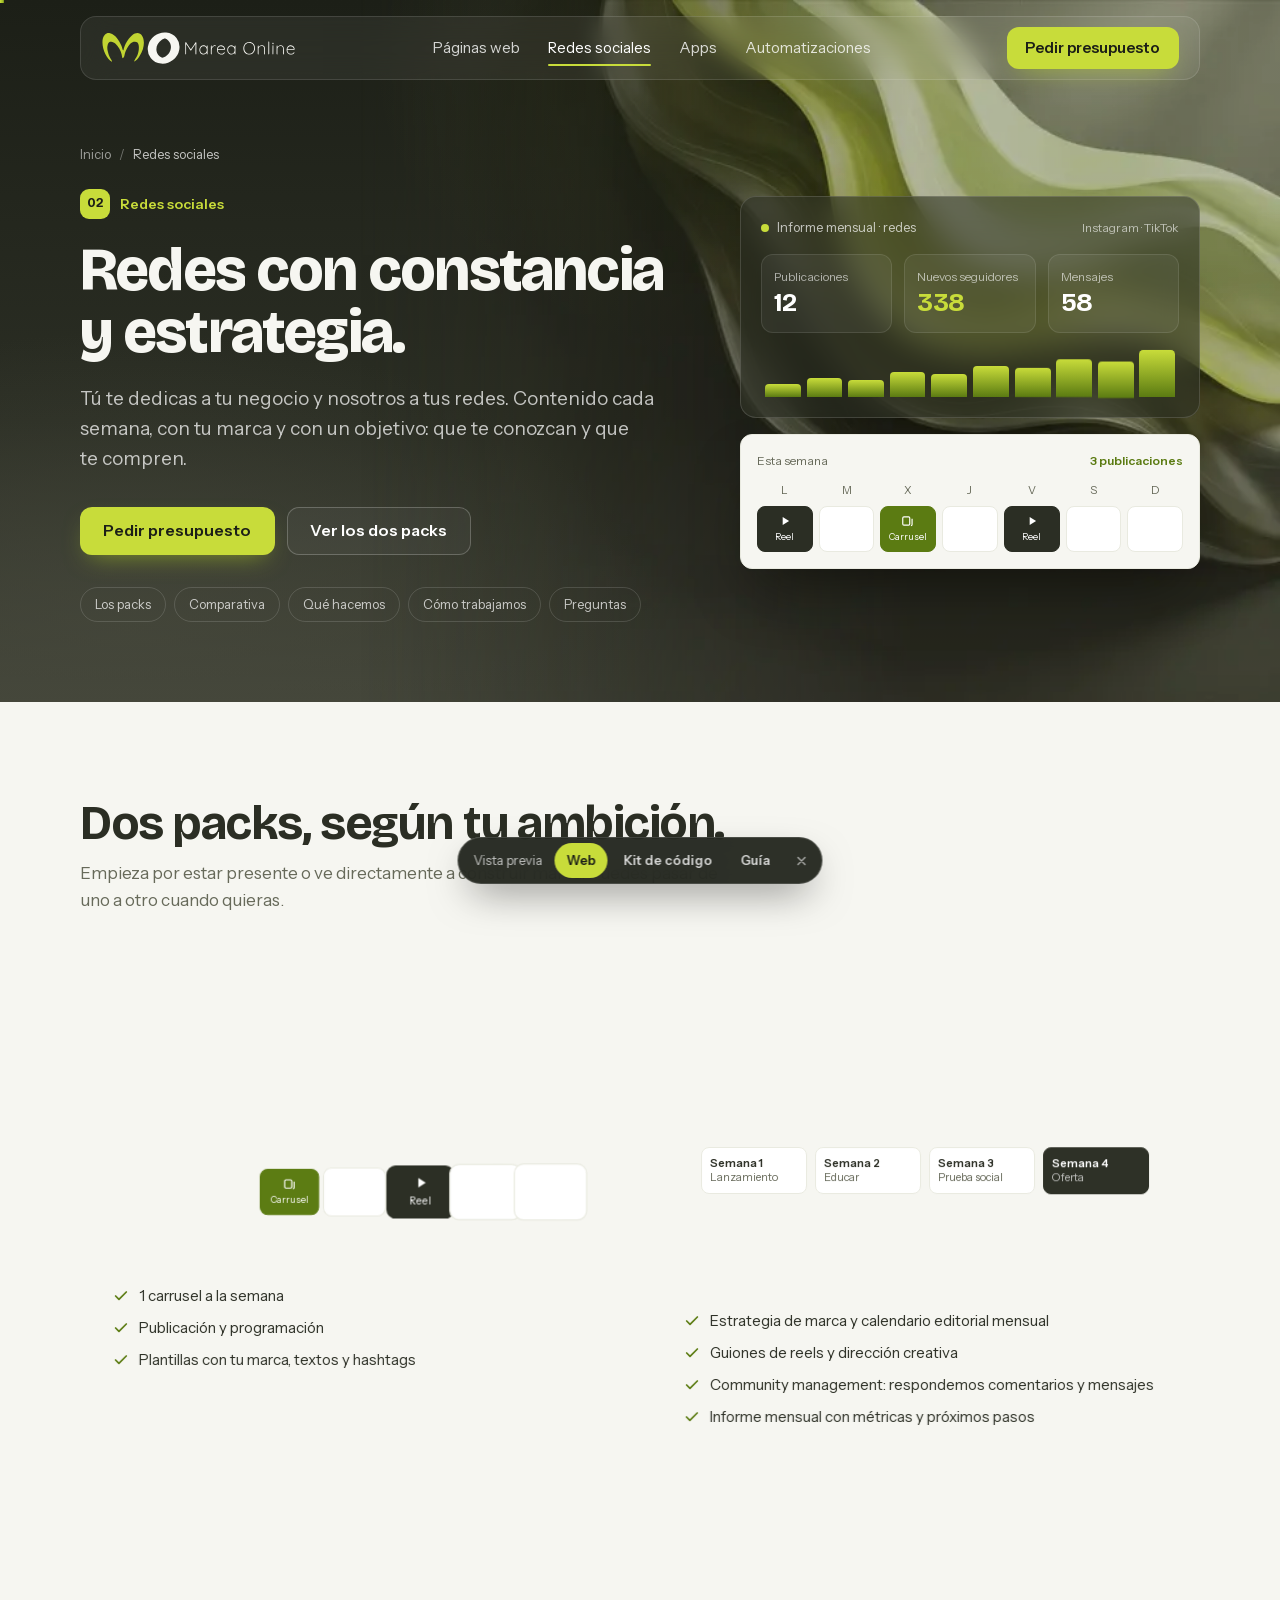
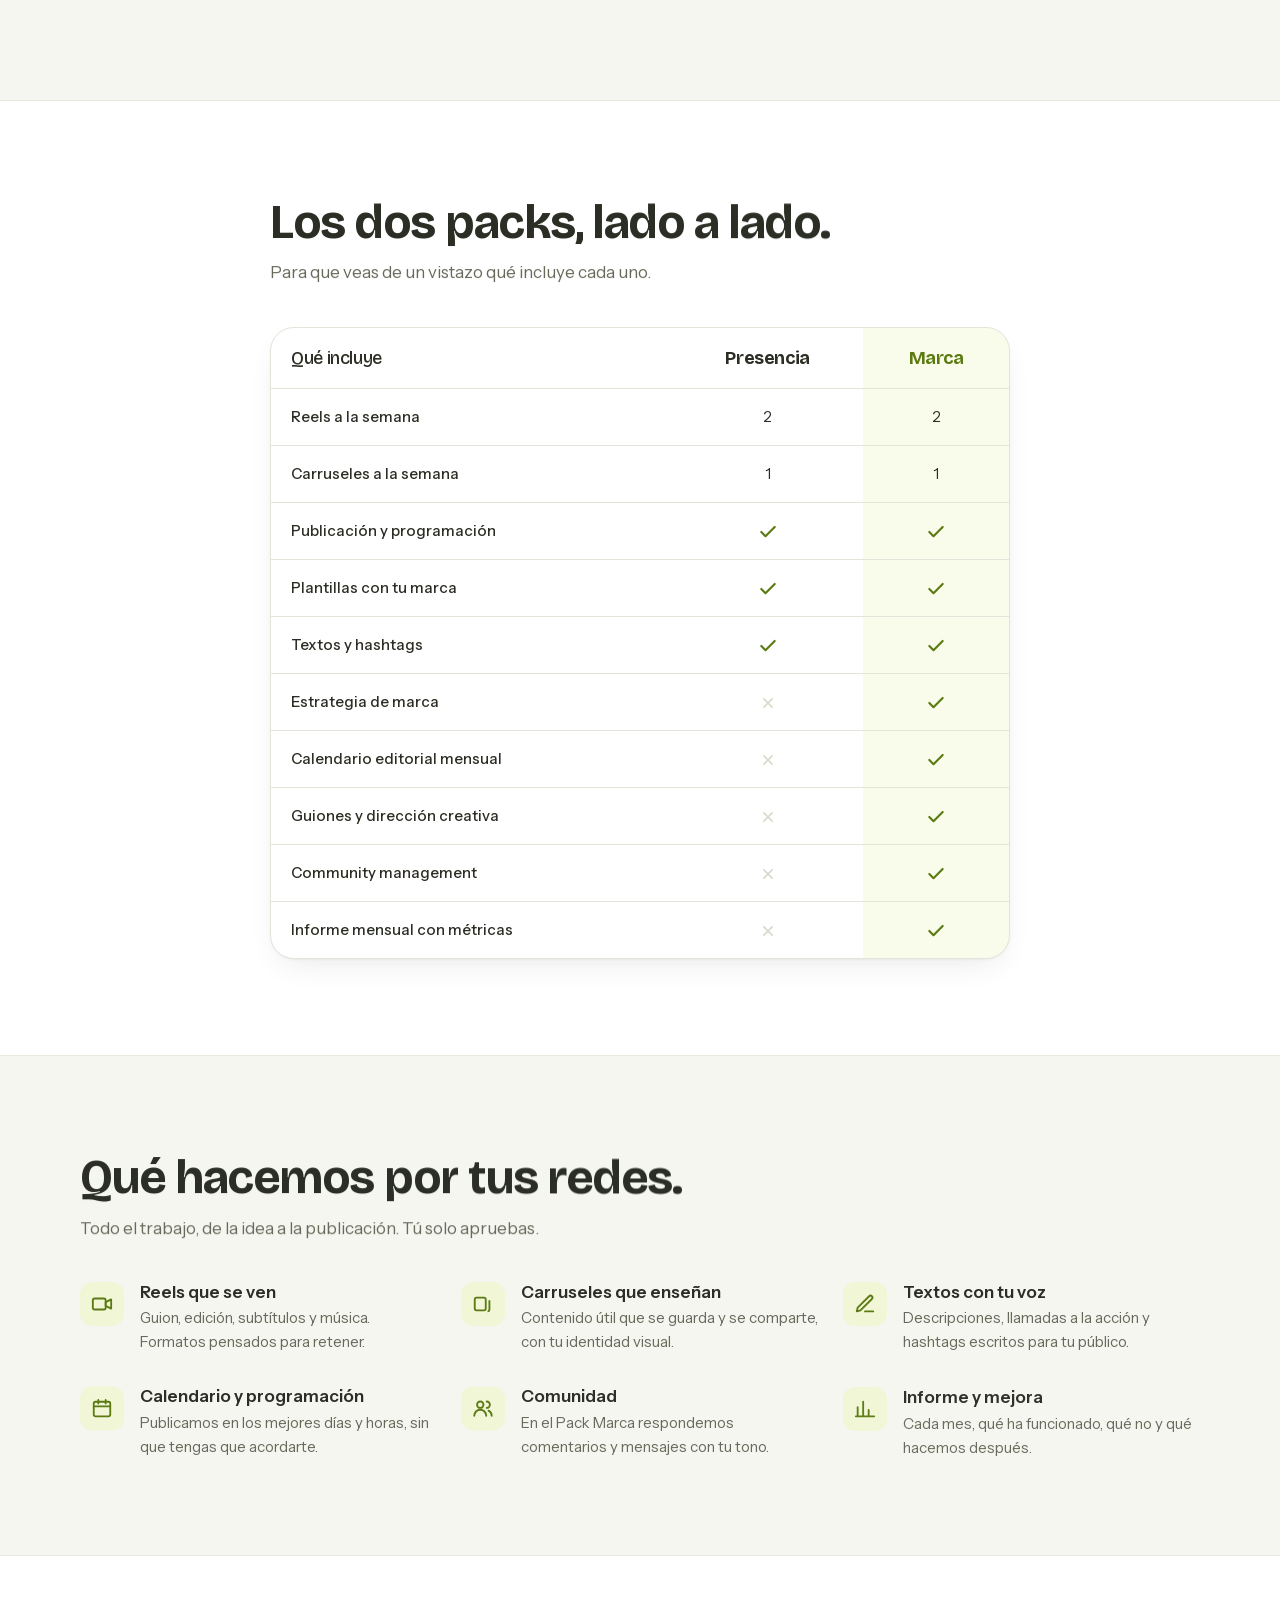
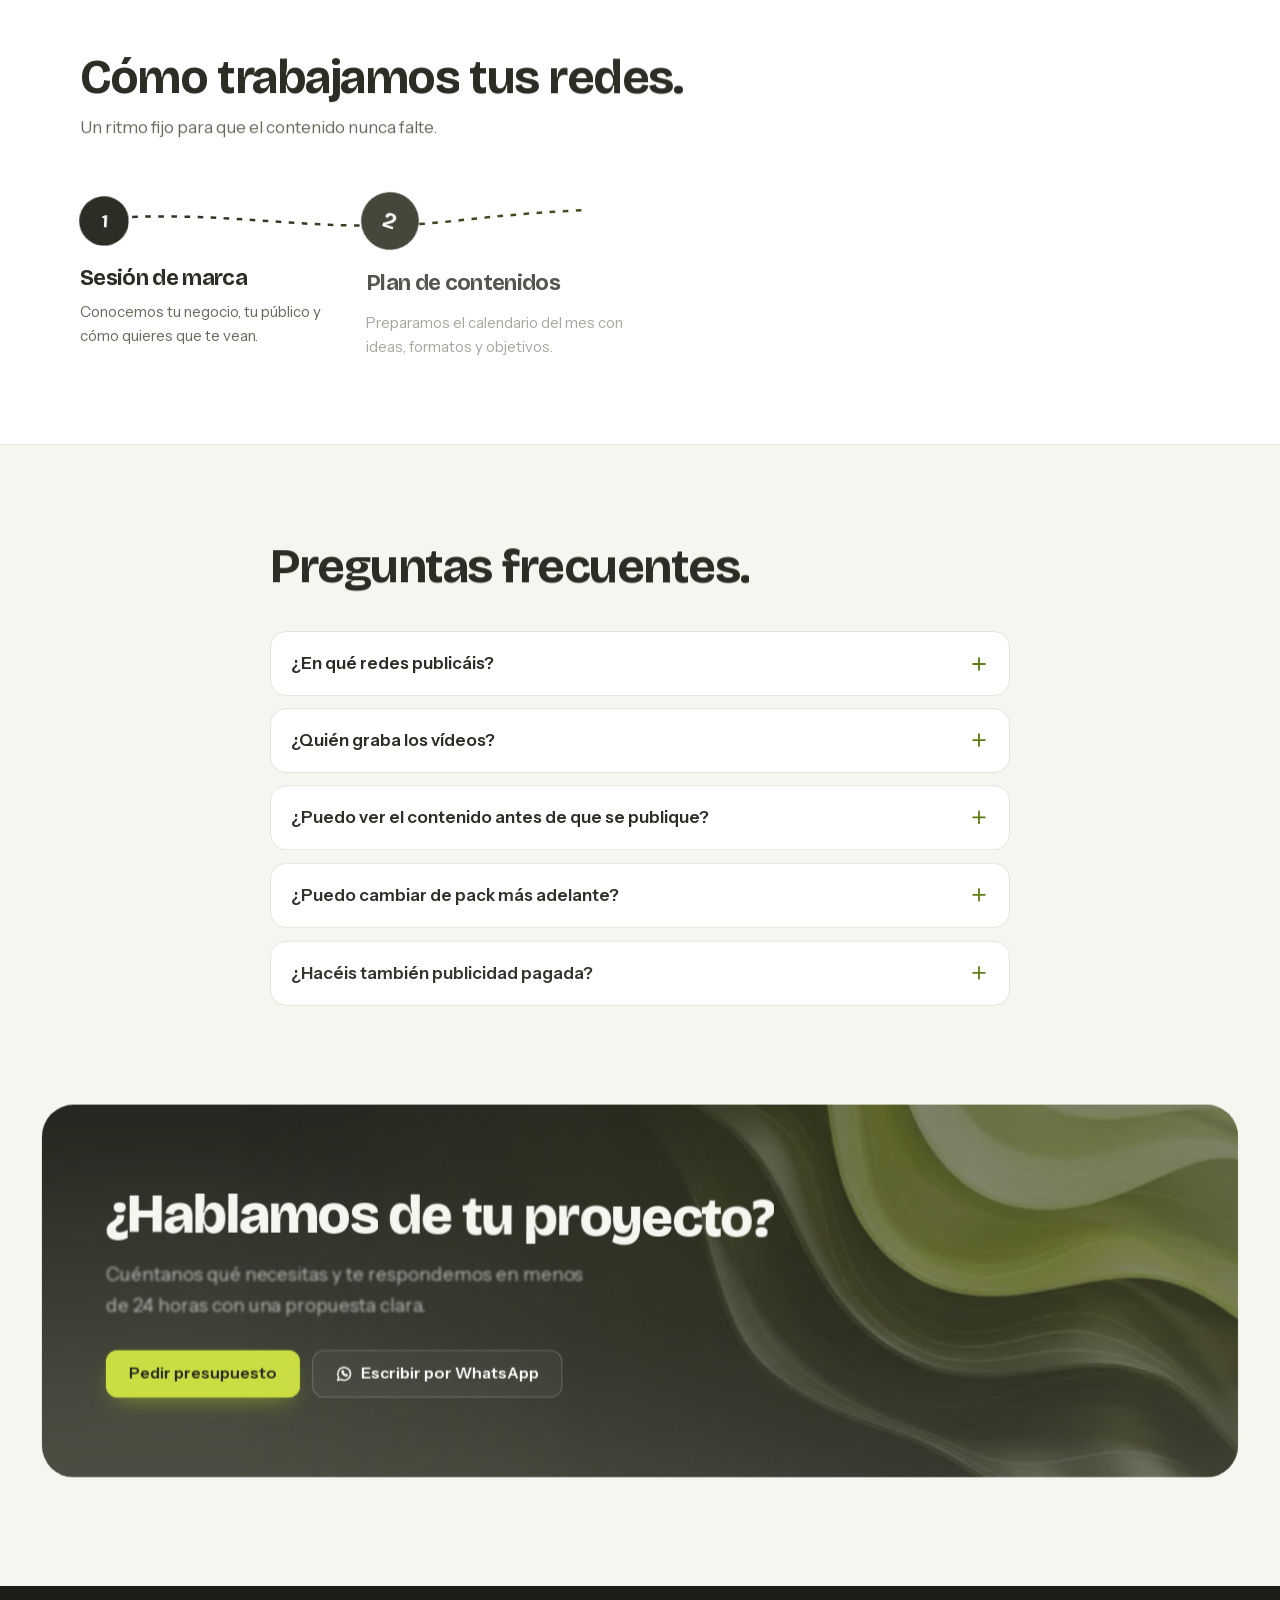
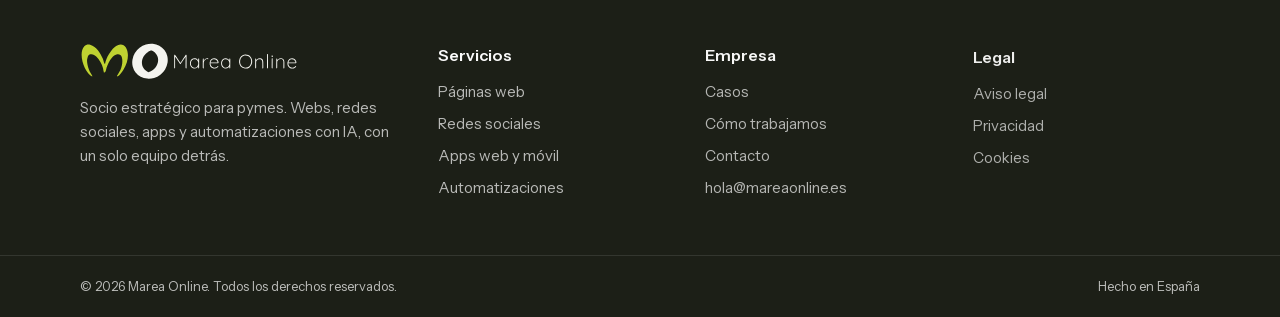
<file: redes-sociales.html>
<!DOCTYPE html>
<html lang="es">
<head>
<meta charset="UTF-8">
<meta name="viewport" content="width=device-width, initial-scale=1">
<title>Gestión de redes sociales para pymes — Marea Online</title>
<meta name="description" content="Pack Presencia (2 reels y 1 carrusel a la semana) o Pack Marca con estrategia, contenido y comunidad.">
<meta name="robots" content="noindex, nofollow"> <!-- PRODUCCIÓN: borrar esta línea para que Google indexe la web -->
<link rel="canonical" href="https://vocai-git.github.io/marea-online-maqueta/redes-sociales.html">
<meta name="theme-color" content="#1C1F17">
<link rel="icon" type="image/svg+xml" href="img/favicon.svg">
<link rel="icon" type="image/png" sizes="32x32" href="img/favicon-32.png">
<link rel="apple-touch-icon" href="img/apple-touch-icon.png">
<meta property="og:type" content="website">
<meta property="og:locale" content="es_ES">
<meta property="og:site_name" content="Marea Online">
<meta property="og:title" content="Gestión de redes sociales para pymes — Marea Online">
<meta property="og:description" content="Pack Presencia (2 reels y 1 carrusel a la semana) o Pack Marca con estrategia, contenido y comunidad.">
<meta property="og:url" content="https://vocai-git.github.io/marea-online-maqueta/redes-sociales.html">
<meta property="og:image" content="https://vocai-git.github.io/marea-online-maqueta/img/og-image.jpg">
<link rel="preload" href="fonts/bricolage-grotesque-normal.woff2" as="font" type="font/woff2" crossorigin>
<link rel="preload" href="fonts/instrument-sans-normal.woff2" as="font" type="font/woff2" crossorigin>
<link rel="stylesheet" href="css/tokens.css">
<link rel="stylesheet" href="css/base.css">
<link rel="stylesheet" href="css/componentes.css">
<link rel="stylesheet" href="css/sistema.css"> <!-- SOLO VISTA PREVIA: no llevar a producción -->
<script>
/* Oculta el hero hasta que arranque la animación (máx. 3 s). Sin JS, con ?static o con "reducir movimiento" no hace nada. */
(function(){var q=new URLSearchParams(location.search);if(!q.has('static')&&!matchMedia('(prefers-reduced-motion: reduce)').matches){var r=document.documentElement;r.classList.add('preanim');setTimeout(function(){r.classList.remove('preanim')},3000);}})();
</script>
</head>
<body>
<a class="skip-link" href="#contenido">Saltar al contenido</a>
<div class="progress" aria-hidden="true"></div>
<!-- Logo e iconos: se definen una vez y se usan con <svg><use href="#..."/></svg> -->
<svg width="0" height="0" style="position:absolute" aria-hidden="true" focusable="false">
<symbol id="logo-h" viewBox="22 -1.5 3372.4 587.1"><path fill="#C1D432" d="M449.4 215.6C663.7 -175.1 880 136.4 688.7 430.7C664.5 468 638 509.6 596.3 527.2C596.8 524.6 592.4 522.2 593.4 519.7C598.7 505.7 636.3 448.8 648.3 422.1C672.8 367.5 697.4 240.1 646.1 194.8C630.2 180.7 604.9 180 585.6 186.1C507.2 210.5 456.9 319.1 433.3 390.5C427.2 409.1 427.5 428.8 418.7 446.7C412.7 458.9 403.4 462.3 392.5 468.3C383.3 446.4 383.6 423.2 377.8 399.3C361.7 332.9 321.4 265.8 272.6 218.4C248.8 195.4 212.1 173.6 178 185.7C154.5 194.1 145 214.9 138.2 237C126.7 274.2 130.1 307.3 138.3 344.5C151.1 402.6 162.5 430.5 191.1 483C197.8 495.4 206.8 506.3 212.6 519.3C214.8 524.5 209.4 527.4 209.4 528C94.1 475.8 -15.5 173.4 88.7 61.4C111.2 37.2 146.8 28.5 178.7 37.5C280.6 66.3 332.1 164.6 375.2 252.3C382 266.2 397.4 337.7 407.3 332.4C408.3 331.9 408.9 330.9 409.4 329.9C414 319.5 413.8 306.6 417.5 295.7C426.6 268.2 438 242.1 449.4 215.6Z"/><path fill="currentColor" fill-rule="evenodd" d="M880.97 464.43A281.35 262.39 142.25 0 1 1325.87 119.9A281.35 262.39 142.25 0 1 880.97 464.43ZM1131.8 126.8C1151.9 133.1 1167.3 146.9 1182.1 161.6C1288.9 267.9 1198.5 438.9 1078.2 460.7C941.8 402.8 950.4 225.1 1073.4 148C1091.1 136.9 1110.4 125.8 1131.8 126.8Z"/><path fill="currentColor" fill-rule="evenodd" transform="translate(1410.2 -775.1) scale(1.4277)" d="M1057.3 668C1059.7 669 1061.4 669.6 1061.9 672.6C1062.9 678 1062.1 723.7 1062.1 733.2C1062.1 752.3 1062.1 771.4 1062.1 790.5C1062.1 799.8 1062.4 809.2 1062.1 818.4C1061.9 822.8 1060.5 823.7 1056.7 824.8C1054.3 823.8 1052.6 823.2 1052.1 820.3C1051.3 815.4 1051.7 674.2 1052.2 672.1C1052.8 669.2 1054.9 668.8 1057.3 668ZM813.8 674.6C860.8 672.1 888.9 702.7 891.2 748.3C892.5 773.4 882.1 798.6 861.9 813.9C848.3 824.3 829.1 828.7 812.2 826.5C734.4 816.5 729.6 706.5 792.2 679.8C799.1 676.8 806.3 675.5 813.8 674.6ZM114 764C114.1 763.8 114.5 763.9 114.7 763.7C116.2 762.6 129.3 742.1 131.5 738.7C141.7 723.5 151.9 708.4 162.1 693.2C165.3 688.4 168.5 682.2 172.4 678.1C173.8 676.6 174.8 676.8 176.6 676.5C178.9 677.6 180.7 678.3 181.1 681.2C181.8 686.2 181.4 818.4 181 820.4C180.4 823.3 178.5 823.9 176.1 824.8C173.7 824.1 171.7 823.7 170.9 820.9C169.8 817 170.5 735.3 170.5 723.9C170.5 715.3 171.2 706.3 170.2 697.8C156.6 716.8 142.4 739.6 129.3 759.4C126.3 764.1 120.9 773.6 117.4 777.3C116.3 778.5 115.4 778.3 114 778.8C112.6 778.4 111.6 778.4 110.5 777.3C107.3 774.2 102.9 766.2 100.3 762.2C91.3 748.4 82.2 734.7 73.1 721C68 713.2 63.2 704.7 57.3 697.6C56.2 715.1 58.3 815.2 56.8 820.9C56 823.7 54 824.1 51.6 824.8C50.8 824.5 50.1 824.5 49.4 824C45.9 821.7 47 815.7 47 812.1C47 781.1 47 750.1 47 719C47 710.1 46.2 689.1 47.1 681.6C47.3 679.4 48.4 678.6 49.7 677C52.2 676.7 54.2 676.3 56.2 678.3C59.7 681.7 67.7 695.1 71 700C85.3 721.3 99.1 743.1 114 764ZM816.8 684.7C898.3 682.5 900.9 804.8 830.6 816C818 818 804.1 816.4 792.7 810.3C772.7 799.7 762 779.3 760.4 757.2C758.3 728.1 770.8 697.4 800.4 687.6C805.8 685.9 811.2 685.1 816.8 684.7ZM1113.6 686.8C1116.2 691.4 1116.2 693.9 1113.8 698.6C1109.2 701.4 1106.8 701.4 1102 699.1C1099.1 694.7 1099.1 692.1 1101.3 687.3C1105.9 684.1 1108.7 684 1113.6 686.8ZM307.1 738.6C307.2 734.5 306.2 724.4 307.7 721.2C308.4 719.8 309.4 719.4 310.4 718.4C313.2 718.4 315.6 718.4 316.9 721.4C317.5 723.1 318 817.2 317 820.8C316.3 823.7 314.4 824.1 311.9 824.8C310.6 824.2 309.5 824.2 308.5 823C306.2 820.3 307.3 807.8 307 803.6C304.2 807.4 301.5 811.4 298 814.7C287.8 824.4 272.9 828.8 259 826.4C213 818.3 204 750.1 239.3 724.1C246.9 718.5 255.7 715.4 265.2 715.1C278.9 714.7 292.1 720 301.2 730.5C303.3 733 305.1 736.1 307.1 738.6ZM414.5 724.8C413.7 725.1 413.3 725.6 412.4 725.8C407.6 726.4 403 720.8 391.7 726.7C379.8 732.9 370.7 746 367.9 759C365.9 768.3 367 800.8 367 812.3C367 815.4 367.7 819.7 366 822.5C364.9 824 363.7 824.2 362.1 824.8C359.6 824 357.7 823.6 357.1 820.7C356.2 817 356.4 724.5 357.1 722.1C357.9 719.6 359.7 719.2 361.8 718.4C363.4 718.9 364.7 718.9 365.8 720.4C368.1 723.4 366.9 738.5 367.3 743.1C369.2 739.9 370.9 736.3 373.1 733.2C380.9 722 393.4 714.1 407.4 715.1C410.2 715.4 414.3 716 415.6 718.9C416.6 721.1 415.4 722.8 414.5 724.8ZM525.8 767.4C524.6 768.1 523.9 768.9 522.4 769.1C517.1 770.1 509.6 769.3 504.1 769.3C483 769.3 461.5 768.5 440.4 769.5C439.7 777 441.3 784.8 444.2 791.9C453.4 814.1 481.5 824 502.9 813C511.9 808.3 515.4 801.8 518.7 799.8C521 798.4 522.3 799.5 524.4 800.5C524.6 801.3 525.1 801.7 525.3 802.6C525.7 806.7 521.1 810.3 518.4 812.7C506.1 824.3 490.3 829 473.8 826C440.7 820.2 426.9 791.7 430.9 760.5C438.2 704.6 511 700.1 524.9 748.9C526.2 753.3 528 760.8 526.9 765.3C526.7 766.2 526.2 766.7 525.8 767.4ZM644 738.2C644.1 733.7 642.5 721 647 718.8C648.4 718.1 649.4 718.4 650.8 718.4C652.4 719.7 653.7 720.3 654.1 722.5C654.9 726.8 654.5 819.3 653.9 821.2C653 823.7 651.3 824 649.2 824.8C647.9 824.4 646.8 824.4 645.7 823.3C642.8 820.3 644.1 808.3 643.9 803.9C641 807.4 638.4 811.4 635 814.6C624.5 824.7 608.7 829.1 594.5 826.1C549.7 816.5 541.3 749.8 576.3 724.1C583.6 718.7 592.2 715.5 601.3 715.1C612.6 714.7 623.6 717.8 632.5 725C635.4 727.3 637.9 730 640.1 733C640.9 734.1 642.6 737.7 643.5 738.3C643.6 738.4 643.9 738.1 644 738.2ZM1006.2 824.8C1004.4 824.2 1002.8 824.1 1001.8 822.1C1000.3 819.1 1001.1 812.9 1001.1 809.5C1001.1 797.6 1001.1 785.6 1001.1 773.7C1001.1 751.2 1002.7 725.1 972.2 724.7C960.1 724.6 948.5 730.1 940.8 739.3C937.9 742.7 935.7 746.8 934.8 751.2C932.1 763.2 936 816.2 933.4 821.8C932.4 824.2 930.5 824.3 928.4 824.8C926.3 823.7 924.8 823.3 924.2 820.7C923.3 817.2 923.5 724.7 924.2 722.2C925.2 719 927.6 718.8 930.3 718.6C931.2 719.2 932.1 719.3 932.8 720.3C935.1 723.3 934 732 934.2 735.9C936.5 733.5 938.6 730.7 941.1 728.4C951 719.3 963.9 714.4 977.4 715.2C1016.8 717.7 1011.3 758.1 1011.3 786.3C1011.3 792.8 1012.1 815.7 1011.1 820.4C1010.5 823.3 1008.6 823.9 1006.2 824.8ZM1107.7 715.3C1109.9 716.2 1111.6 716.5 1112.3 719C1113 721.6 1113.1 817.9 1112.3 820.9C1111.6 823.8 1109.6 824.1 1107.1 824.8C1105 823.8 1103.5 823.3 1102.9 820.7C1102 816.9 1102.4 721 1103.1 718.9C1103.9 716.4 1105.6 716.1 1107.7 715.3ZM1234.4 824.8C1232.5 824.2 1231 824.1 1230 822.1C1227.6 817.4 1230.2 762.6 1228.9 751.5C1228.4 747.3 1227.4 743.1 1225.6 739.2C1214.2 714.6 1175.2 724.1 1165 745.2C1163.9 747.6 1163 750.1 1162.6 752.7C1161 764.3 1163.9 816.6 1161.6 821.7C1160.7 823.8 1159.2 824 1157.4 824.8C1154.9 824.1 1153 823.7 1152.3 820.8C1151.6 817.5 1151.6 724.8 1152.4 722.3C1153.1 719.4 1155.2 719.1 1157.6 718.4C1158.6 718.9 1159.5 718.9 1160.4 719.7C1163.4 722.4 1162.2 731.7 1162.5 735.7C1164.7 733.4 1166.8 730.7 1169.3 728.5C1179.1 719.5 1191.4 714.7 1204.7 715.1C1212.1 715.4 1219.6 717.5 1225.5 722C1238.9 732.3 1239.4 749.4 1239.4 764.8C1239.4 771.7 1239.4 778.6 1239.4 785.5C1239.4 792.4 1240.2 815.3 1239.2 820.4C1238.6 823.3 1236.8 823.9 1234.4 824.8ZM1368.1 767.4C1366.9 768.1 1366.2 768.9 1364.7 769.1C1359.4 770.1 1351.9 769.3 1346.4 769.3C1325.2 769.3 1303.8 768.5 1282.7 769.5C1281.9 776.9 1283.5 784.8 1286.5 791.8C1295.9 814.5 1324.4 824.1 1345.9 812.6C1354 808.2 1357.7 801.8 1360.9 799.8C1363.3 798.5 1364.6 799.5 1366.7 800.5C1366.9 801.3 1367.4 801.7 1367.5 802.6C1368 806.7 1363.4 810.3 1360.7 812.8C1354.8 818.3 1347.5 823 1339.7 825.2C1313.8 832.6 1284.8 818.1 1275.8 792.7C1272.1 782.4 1271.9 771.3 1273.2 760.5C1274.2 752.6 1277 745 1281.2 738.2C1303 703.4 1355.7 708.8 1367.2 748.9C1368.6 753.7 1370.3 760.3 1369.2 765.3C1369 766.2 1368.5 766.6 1368.1 767.4ZM264.2 725C269 724.7 273.7 724.7 278.4 726C298.6 731.6 308.6 753.3 307.9 772.9C307.3 787.9 301 803.2 288 811.7C280.8 816.4 272.1 817.9 263.6 817.1C219.6 812.8 215.3 740.5 255.6 726.6C258.4 725.7 261.3 725.4 264.2 725ZM601.2 725C656.7 722.7 657.9 807 613.2 816.5C605.5 818.1 597 817.5 589.8 814.4C576.5 808.7 567.9 794.8 565.6 780.9C562 759.3 570.3 734.4 592.6 726.6C595.4 725.7 598.3 725.4 601.2 725ZM516.3 759.8C502.8 760.3 489.2 759.9 475.7 759.9C464.3 759.9 452.8 760.4 441.4 759.8C441.4 759.5 441.2 759.3 441.2 759.1C440.9 754.9 445.6 745.7 447.9 742.3C468.8 710.1 518 727.6 516.3 759.8ZM1358.6 759.8C1346.4 760.4 1334.1 759.9 1321.9 759.9C1309.2 759.9 1296.4 760.4 1283.7 759.8C1284.3 753.1 1287.1 746.5 1291.1 740.9C1308.9 716 1348.9 721.6 1357.7 751.4C1358.3 753.4 1359.5 757 1358.9 759.1C1358.9 759.4 1358.6 759.5 1358.6 759.8Z"/></symbol>
<symbol id="i-menu" viewBox="0 0 24 24"><g fill="none" stroke="currentColor" stroke-width="2" stroke-linecap="round"><path d="M4 7h16M4 12h16M4 17h16"/></g></symbol>
<symbol id="i-close" viewBox="0 0 24 24"><g fill="none" stroke="currentColor" stroke-width="2" stroke-linecap="round"><path d="M6 6l12 12M18 6 6 18"/></g></symbol>
<symbol id="i-arrow" viewBox="0 0 24 24"><g fill="none" stroke="currentColor" stroke-width="2.2" stroke-linecap="round" stroke-linejoin="round"><path d="M5 12h14M13 6l6 6-6 6"/></g></symbol>
<symbol id="i-arrow-down" viewBox="0 0 24 24"><g fill="none" stroke="currentColor" stroke-width="2.2" stroke-linecap="round" stroke-linejoin="round"><path d="M12 5v14M6 13l6 6 6-6"/></g></symbol>
<symbol id="i-check" viewBox="0 0 24 24"><g fill="none" stroke="currentColor" stroke-width="2.2" stroke-linecap="round" stroke-linejoin="round"><path d="M20 6 9 17l-5-5"/></g></symbol>
<symbol id="i-web" viewBox="0 0 24 24"><g fill="none" stroke="currentColor" stroke-width="2" stroke-linecap="round"><circle cx="12" cy="12" r="9"/><path d="M3 12h18M12 3a14 14 0 0 1 0 18M12 3a14 14 0 0 0 0 18"/></g></symbol>
<symbol id="i-social" viewBox="0 0 24 24"><g fill="none" stroke="currentColor" stroke-width="2"><rect x="3" y="3" width="18" height="18" rx="5"/><circle cx="12" cy="12" r="4"/><circle cx="17.5" cy="6.5" r=".6" fill="currentColor"/></g></symbol>
<symbol id="i-app" viewBox="0 0 24 24"><g fill="none" stroke="currentColor" stroke-width="2" stroke-linecap="round"><rect x="6" y="2" width="12" height="20" rx="2.5"/><path d="M10 18h4"/></g></symbol>
<symbol id="i-bot" viewBox="0 0 24 24"><g fill="none" stroke="currentColor" stroke-width="2" stroke-linecap="round"><path d="M12 3v3M5 8h14a2 2 0 0 1 2 2v7a2 2 0 0 1-2 2H5a2 2 0 0 1-2-2v-7a2 2 0 0 1 2-2Z"/><path d="M9 13h.01M15 13h.01"/></g></symbol>
<symbol id="i-play" viewBox="0 0 24 24"><path fill="currentColor" d="M8 5v14l11-7z"/></symbol>
<symbol id="i-carousel" viewBox="0 0 24 24"><g fill="none" stroke="currentColor" stroke-width="2"><rect x="3" y="5" width="12" height="14" rx="2"/><path d="M19 8v10a2 2 0 0 1-2 2"/></g></symbol>
<symbol id="i-calendar" viewBox="0 0 24 24"><g fill="none" stroke="currentColor" stroke-width="2" stroke-linecap="round"><rect x="3" y="5" width="18" height="16" rx="2"/><path d="M3 10h18M8 3v4M16 3v4"/></g></symbol>
<symbol id="i-message" viewBox="0 0 24 24"><g fill="none" stroke="currentColor" stroke-width="2" stroke-linejoin="round"><path d="M4 4h16v12H7l-3 3z"/></g></symbol>
<symbol id="i-whatsapp" viewBox="0 0 24 24"><g fill="none" stroke="currentColor" stroke-width="2" stroke-linecap="round" stroke-linejoin="round"><path d="M3.5 20.5l1.3-4.2A8.5 8.5 0 1 1 8 19.4z"/><path d="M9 8.5c0 3.5 3 6.5 6.5 6.5l1-1.6-2-1-1 .9a5 5 0 0 1-2.8-2.8l.9-1-1-2z" stroke-width="1.6"/></g></symbol>
<symbol id="i-telegram" viewBox="0 0 24 24"><g fill="none" stroke="currentColor" stroke-width="2" stroke-linecap="round" stroke-linejoin="round"><path d="M21 4 3 11l6 2.5M21 4l-4 16-8-6.5M21 4 9 13.5V19l3-3"/></g></symbol>
<symbol id="i-mail" viewBox="0 0 24 24"><g fill="none" stroke="currentColor" stroke-width="2" stroke-linecap="round" stroke-linejoin="round"><rect x="3" y="5" width="18" height="14" rx="2"/><path d="m3 7 9 6 9-6"/></g></symbol>
<symbol id="i-phone" viewBox="0 0 24 24"><g fill="none" stroke="currentColor" stroke-width="2" stroke-linejoin="round"><path d="M5 4h4l2 5-2.5 1.5a11 11 0 0 0 5 5L15 13l5 2v4a2 2 0 0 1-2 2A16 16 0 0 1 3 6a2 2 0 0 1 2-2"/></g></symbol>
<symbol id="i-seal" viewBox="0 0 24 24"><path fill="currentColor" d="M12 1.6l2.3 2 3-.5 1 2.9 2.7 1.4-.6 3 1.9 2.3-1.9 2.3.6 3-2.7 1.4-1 2.9-3-.5-2.3 2-2.3-2-3 .5-1-2.9L3 18.4l.6-3L1.7 12l1.9-2.3-.6-3L5.7 5.3l1-2.9 3 .5z"/><path d="M8.2 12.3l2.6 2.6 5-5.2" fill="none" stroke="#1C1F17" stroke-width="2.2" stroke-linecap="round" stroke-linejoin="round"/></symbol>
<symbol id="i-food" viewBox="0 0 24 24"><g fill="none" stroke="currentColor" stroke-width="1.8" stroke-linecap="round" stroke-linejoin="round"><path d="M7 3v8a2 2 0 0 0 2 2v8M5 3v5M9 3v5M17 3c-2 1-3 3-3 6v3h3v9"/></g></symbol>
<symbol id="i-health" viewBox="0 0 24 24"><g fill="none" stroke="currentColor" stroke-width="1.8" stroke-linecap="round"><path d="M12 8v8M8 12h8"/><rect x="3" y="3" width="18" height="18" rx="5"/></g></symbol>
<symbol id="i-sport" viewBox="0 0 24 24"><g fill="none" stroke="currentColor" stroke-width="1.8" stroke-linecap="round"><path d="M6 8v8M18 8v8M3 10v4M21 10v4M6 12h12"/></g></symbol>
<symbol id="i-briefcase" viewBox="0 0 24 24"><g fill="none" stroke="currentColor" stroke-width="1.8" stroke-linecap="round"><rect x="3" y="7" width="18" height="13" rx="2"/><path d="M9 7V5a2 2 0 0 1 2-2h2a2 2 0 0 1 2 2v2M3 12h18"/></g></symbol>
<symbol id="i-chart" viewBox="0 0 24 24"><g fill="none" stroke="currentColor" stroke-width="2" stroke-linecap="round"><path d="M4 20V10M10 20V4M16 20v-7M22 20H2"/></g></symbol>
<symbol id="i-search" viewBox="0 0 24 24"><g fill="none" stroke="currentColor" stroke-width="2" stroke-linecap="round"><circle cx="11" cy="11" r="7"/><path d="m20 20-4-4"/></g></symbol>
<symbol id="i-bolt" viewBox="0 0 24 24"><g fill="none" stroke="currentColor" stroke-width="2" stroke-linejoin="round"><path d="M13 2 4 14h7l-1 8 9-12h-7z"/></g></symbol>
<symbol id="i-lock" viewBox="0 0 24 24"><g fill="none" stroke="currentColor" stroke-width="2" stroke-linecap="round"><rect x="4" y="10" width="16" height="11" rx="2"/><path d="M8 10V7a4 4 0 0 1 8 0v3"/></g></symbol>
<symbol id="i-pen" viewBox="0 0 24 24"><g fill="none" stroke="currentColor" stroke-width="2" stroke-linecap="round" stroke-linejoin="round"><path d="M12 20h9M16.5 3.5a2.1 2.1 0 0 1 3 3L7 19l-4 1 1-4z"/></g></symbol>
<symbol id="i-users" viewBox="0 0 24 24"><g fill="none" stroke="currentColor" stroke-width="2" stroke-linecap="round"><circle cx="9" cy="8" r="3.5"/><path d="M2.5 20a6.5 6.5 0 0 1 13 0M16 4.5a3.5 3.5 0 0 1 0 7M18 14.5a6.5 6.5 0 0 1 3.5 5.5"/></g></symbol>
<symbol id="i-clock" viewBox="0 0 24 24"><g fill="none" stroke="currentColor" stroke-width="2" stroke-linecap="round"><circle cx="12" cy="12" r="9"/><path d="M12 7v5l3 2"/></g></symbol>
<symbol id="i-mic" viewBox="0 0 24 24"><g fill="none" stroke="currentColor" stroke-width="2" stroke-linecap="round"><rect x="9" y="3" width="6" height="11" rx="3"/><path d="M5 11a7 7 0 0 0 14 0M12 18v3"/></g></symbol>
<symbol id="i-repeat" viewBox="0 0 24 24"><g fill="none" stroke="currentColor" stroke-width="2" stroke-linecap="round" stroke-linejoin="round"><path d="M17 2l4 4-4 4"/><path d="M3 11V9a3 3 0 0 1 3-3h15M7 22l-4-4 4-4"/><path d="M21 13v2a3 3 0 0 1-3 3H3"/></g></symbol>
<symbol id="i-doc" viewBox="0 0 24 24"><g fill="none" stroke="currentColor" stroke-width="2" stroke-linecap="round" stroke-linejoin="round"><path d="M14 3H6a2 2 0 0 0-2 2v14a2 2 0 0 0 2 2h12a2 2 0 0 0 2-2V9z"/><path d="M14 3v6h6M8 13h8M8 17h5"/></g></symbol>
<symbol id="i-target" viewBox="0 0 24 24"><g fill="none" stroke="currentColor" stroke-width="2"><circle cx="12" cy="12" r="9"/><circle cx="12" cy="12" r="5"/><circle cx="12" cy="12" r="1" fill="currentColor"/></g></symbol>
<symbol id="i-spark" viewBox="0 0 24 24"><g fill="none" stroke="currentColor" stroke-width="2" stroke-linejoin="round"><path d="M12 3l1.8 5.2L19 10l-5.2 1.8L12 17l-1.8-5.2L5 10l5.2-1.8z"/><path d="M19 16l.7 2.3L22 19l-2.3.7L19 22l-.7-2.3L16 19l2.3-.7z"/></g></symbol>
<symbol id="i-gear" viewBox="0 0 24 24"><g fill="none" stroke="currentColor" stroke-width="2" stroke-linecap="round"><circle cx="12" cy="12" r="3"/><path d="M12 2v3M12 19v3M4.2 4.2l2.1 2.1M17.7 17.7l2.1 2.1M2 12h3M19 12h3M4.2 19.8l2.1-2.1M17.7 6.3l2.1-2.1"/></g></symbol>
<symbol id="i-cart" viewBox="0 0 24 24"><g fill="none" stroke="currentColor" stroke-width="2" stroke-linecap="round" stroke-linejoin="round"><path d="M3 4h2l2.4 11h10.8L21 7H6.2"/><circle cx="9" cy="20" r="1.3"/><circle cx="17" cy="20" r="1.3"/></g></symbol>
<symbol id="i-layers" viewBox="0 0 24 24"><g fill="none" stroke="currentColor" stroke-width="2" stroke-linejoin="round"><path d="m12 3 9 5-9 5-9-5z"/><path d="m3 13 9 5 9-5"/></g></symbol>
<symbol id="i-plug" viewBox="0 0 24 24"><g fill="none" stroke="currentColor" stroke-width="2" stroke-linecap="round"><path d="M9 2v5M15 2v5M6 7h12v4a6 6 0 0 1-12 0zM12 17v5"/></g></symbol>
<symbol id="i-support" viewBox="0 0 24 24"><g fill="none" stroke="currentColor" stroke-width="2" stroke-linecap="round"><path d="M4 14v-2a8 8 0 0 1 16 0v2"/><rect x="3" y="13" width="4" height="6" rx="1.5"/><rect x="17" y="13" width="4" height="6" rx="1.5"/><path d="M19 19a3 3 0 0 1-3 3h-3"/></g></symbol>
<symbol id="i-video" viewBox="0 0 24 24"><g fill="none" stroke="currentColor" stroke-width="2" stroke-linejoin="round"><rect x="2" y="6" width="14" height="12" rx="2"/><path d="m16 10 6-3v10l-6-3z"/></g></symbol>
<symbol id="i-inbox" viewBox="0 0 24 24"><g fill="none" stroke="currentColor" stroke-width="2" stroke-linecap="round" stroke-linejoin="round"><path d="M3 13h5l1.5 3h5L16 13h5"/><path d="M5 5h14l2 8v6H3v-6z"/></g></symbol>
<symbol id="i-euro" viewBox="0 0 24 24"><g fill="none" stroke="currentColor" stroke-width="2" stroke-linecap="round"><path d="M17 6.5A7 7 0 1 0 17 17.5M4 10h9M4 14h9"/></g></symbol>
</svg>

<!-- CABECERA -->
<header class="site-header">
  <div class="container">
    <nav class="nav glass" data-hero aria-label="Principal">
      <a href="index.html" aria-label="Marea Online, inicio"><svg class="logo" role="img" aria-label="Marea Online"><use href="#logo-h"/></svg></a>
      <div class="nav__links">
        <a class="nav__link" href="webs.html">Páginas web</a>
        <a class="nav__link" href="redes-sociales.html" aria-current="page">Redes sociales</a>
        <a class="nav__link" href="apps.html">Apps</a>
        <a class="nav__link" href="automatizaciones.html">Automatizaciones</a>
      </div>
      <div class="nav__actions">
        <a href="contacto.html" class="btn btn--lima btn--sm">Pedir presupuesto</a>
        <button type="button" class="nav__toggle" data-menu-open aria-label="Abrir menú" aria-expanded="false" aria-controls="mobileMenu"><svg><use href="#i-menu"/></svg></button>
      </div>
    </nav>
  </div>
</header>

<!-- MENÚ MÓVIL -->
<div id="mobileMenu" class="mobile-menu" role="dialog" aria-modal="true" aria-label="Menú" aria-hidden="true">
  <div class="mobile-menu__bg"></div>
  <div class="mobile-menu__inner">
    <div class="mobile-menu__bar glass">
      <a href="index.html" aria-label="Marea Online, inicio"><svg class="logo" role="img" aria-label="Marea Online"><use href="#logo-h"/></svg></a>
      <button type="button" class="nav__toggle" data-menu-close aria-label="Cerrar menú"><svg><use href="#i-close"/></svg></button>
    </div>
    <nav class="mobile-menu__nav" aria-label="Secciones">
      <a class="mm-link" href="webs.html"><span>01</span>Páginas web</a>
      <a class="mm-link" href="redes-sociales.html" aria-current="page"><span>02</span>Redes sociales</a>
      <a class="mm-link" href="apps.html"><span>03</span>Apps web y móvil</a>
      <a class="mm-link" href="automatizaciones.html"><span>04</span>Automatizaciones</a>
      <a class="mm-link" href="index.html#casos"><span>→</span>Casos</a>
      <a class="mm-link" href="index.html#proceso"><span>→</span>Cómo trabajamos</a>
      <a class="mm-link" href="contacto.html"><span>→</span>Contacto</a>
    </nav>
    <div class="mobile-menu__cta">
      <a href="contacto.html" class="btn btn--lima">Pedir presupuesto</a>
      <a href="#" data-whatsapp class="btn btn--ghost-dark"><svg><use href="#i-whatsapp"/></svg>Escribir por WhatsApp</a>
      <p>Socio estratégico para pymes</p>
    </div>
  </div>
</div>

<main id="contenido">
<!-- HERO DE PÁGINA -->
<section class="page-hero sea" data-dark-top>
  <img class="sea-img" src="img/marea-1920.webp" srcset="img/marea-960.webp 960w, img/marea-1920.webp 1920w" sizes="(min-width: 1024px) 72vw, 100vw" alt="" aria-hidden="true">
  <div class="container page-hero__grid">
    <div data-hero>
      <ol class="crumbs" aria-label="Estás en"><li><a href="index.html">Inicio</a></li><li aria-current="page">Redes sociales</li></ol>
      <span class="kicker kicker--on-dark"><b>02</b>Redes sociales</span>
      <h1 class="h1">Redes con constancia y estrategia.</h1>
      <p class="lead">Tú te dedicas a tu negocio y nosotros a tus redes. Contenido cada semana, con tu marca y con un objetivo: que te conozcan y que te compren.</p>
      <div class="btn-row">
        <a href="contacto.html?servicio=redes-marca" class="btn btn--lima">Pedir presupuesto</a>
        <a href="#packs" class="btn btn--ghost-dark">Ver los dos packs</a>
      </div>
      <nav class="page-index" aria-label="En esta página"><a href="#packs">Los packs</a><a href="#comparativa">Comparativa</a><a href="#incluye">Qué hacemos</a><a href="#proceso">Cómo trabajamos</a><a href="#preguntas">Preguntas</a></nav>
    </div>
    <div class="page-hero__visual" data-hero aria-hidden="true">
      <div class="mock-panel mock-panel--glass">
        <div class="mock-panel__head"><span class="dot">Informe mensual · redes</span><span>Instagram · TikTok</span></div>
        <div class="mock-panel__stats mock-panel__stats--3">
          <div class="stat"><div class="stat__label">Publicaciones</div><div class="stat__value" data-count="12">12</div></div>
          <div class="stat"><div class="stat__label">Nuevos seguidores</div><div class="stat__value stat__value--lima" data-count="340">340</div></div>
          <div class="stat"><div class="stat__label">Mensajes</div><div class="stat__value" data-count="58">58</div></div>
        </div>
        <div class="bars"><i style="height:28%"></i><i style="height:40%"></i><i style="height:36%"></i><i style="height:52%"></i><i style="height:48%"></i><i style="height:66%"></i><i style="height:60%"></i><i style="height:78%"></i><i style="height:72%"></i><i style="height:92%"></i></div>
      </div>
      <div class="mock-cal" style="margin-top:var(--s-4);box-shadow:var(--sh-float)">
        <div class="mock-cal__head"><span>Esta semana</span><b>3 publicaciones</b></div>
        <div class="mock-cal__week">
          <span class="mock-cal__day">L</span><span class="mock-cal__day">M</span><span class="mock-cal__day">X</span><span class="mock-cal__day">J</span><span class="mock-cal__day">V</span><span class="mock-cal__day">S</span><span class="mock-cal__day">D</span>
          <span class="mock-cal__slot mock-cal__slot--reel"><svg><use href="#i-play"/></svg>Reel</span><span class="mock-cal__slot"></span>
          <span class="mock-cal__slot mock-cal__slot--carousel"><svg><use href="#i-carousel"/></svg>Carrusel</span><span class="mock-cal__slot"></span>
          <span class="mock-cal__slot mock-cal__slot--reel"><svg><use href="#i-play"/></svg>Reel</span><span class="mock-cal__slot"></span><span class="mock-cal__slot"></span>
        </div>
      </div>
    </div>
  </div>
</section>

<!-- PACKS -->
<section id="packs" class="section">
  <div class="container">
    <div class="section-head">
      <h2 class="h2">Dos packs, según tu ambición.</h2>
      <p class="lead">Empieza por estar presente o ve directamente a construir marca. Puedes pasar de uno a otro cuando quieras.</p>
    </div>
    <div class="grid grid--lg-2 grid--gap-lg section-body" data-anim="sides">
      <article class="card card--lg">
        <div class="card__head"><h3 class="h3">Pack Presencia</h3><span class="tag">Básico</span></div>
        <p class="card__text">Para estar presente y activo sin complicarte. Contenido de calidad cada semana, con tu marca.</p>
        <div class="card__visual mock-cal" aria-hidden="true">
          <div class="mock-cal__head"><span>Semana tipo</span><b>3 publicaciones</b></div>
          <div class="mock-cal__week">
            <span class="mock-cal__day">L</span><span class="mock-cal__day">M</span><span class="mock-cal__day">X</span><span class="mock-cal__day">J</span><span class="mock-cal__day">V</span><span class="mock-cal__day">S</span><span class="mock-cal__day">D</span>
            <span class="mock-cal__slot mock-cal__slot--reel"><svg><use href="#i-play"/></svg>Reel</span><span class="mock-cal__slot"></span>
            <span class="mock-cal__slot mock-cal__slot--carousel"><svg><use href="#i-carousel"/></svg>Carrusel</span><span class="mock-cal__slot"></span>
            <span class="mock-cal__slot mock-cal__slot--reel"><svg><use href="#i-play"/></svg>Reel</span><span class="mock-cal__slot"></span><span class="mock-cal__slot"></span>
          </div>
        </div>
        <ul class="checks">
          <li>2 reels a la semana</li>
          <li>1 carrusel a la semana</li>
          <li>Publicación y programación</li>
          <li>Plantillas con tu marca, textos y hashtags</li>
        </ul>
        <p class="small muted" style="margin-top:var(--s-5)"><b class="strong" style="color:var(--c-ink)">Ideal para:</b> negocios que hoy publican poco o nada y quieren una presencia cuidada y constante.</p>
        <div class="card__foot"><a href="contacto.html?servicio=redes-presencia" class="btn btn--ghost btn--block">Pedir presupuesto</a></div>
      </article>
      <article class="card card--lg card--featured">
        <div class="card__head"><h3 class="h3">Pack Marca</h3><span class="tag tag--lima">Recomendado</span></div>
        <p class="card__text">Para construir marca y vender. Estrategia potente, no solo publicar.</p>
        <div class="card__visual mock-cal" aria-hidden="true">
          <div class="mock-cal__head"><span>Mes tipo</span><b>Estrategia + contenido + comunidad</b></div>
          <div class="mock-month">
            <div><b>Semana 1</b><span>Lanzamiento</span></div>
            <div><b>Semana 2</b><span>Educar</span></div>
            <div><b>Semana 3</b><span>Prueba social</span></div>
            <div class="is-key"><b>Semana 4</b><span>Oferta</span></div>
          </div>
          <div class="mock-report"><span>Informe mensual</span><b>alcance · leads · próximos pasos</b></div>
        </div>
        <ul class="checks">
          <li>Todo lo del Pack Presencia</li>
          <li>Estrategia de marca y calendario editorial mensual</li>
          <li>Guiones de reels y dirección creativa</li>
          <li>Community management: respondemos comentarios y mensajes</li>
          <li>Informe mensual con métricas y próximos pasos</li>
        </ul>
        <p class="small muted" style="margin-top:var(--s-5)"><b class="strong" style="color:var(--c-ink)">Ideal para:</b> negocios que quieren que las redes les traigan clientes, no solo seguidores.</p>
        <div class="card__foot"><a href="contacto.html?servicio=redes-marca" class="btn btn--lima btn--block">Pedir presupuesto</a></div>
      </article>
    </div>
  </div>
</section>

<!-- COMPARATIVA -->
<section id="comparativa" class="section section--white">
  <div class="container container--narrow">
    <div class="section-head">
      <h2 class="h2">Los dos packs, lado a lado.</h2>
      <p class="lead">Para que veas de un vistazo qué incluye cada uno.</p>
    </div>
    <div class="compare section-body reveal" role="region" aria-label="Comparativa de packs" tabindex="0">
      <table>
        <thead><tr><th scope="col">Qué incluye</th><th scope="col">Presencia</th><th scope="col" class="is-featured">Marca</th></tr></thead>
        <tbody>
          <tr><th scope="row">Reels a la semana</th><td>2</td><td class="is-featured">2</td></tr>
          <tr><th scope="row">Carruseles a la semana</th><td>1</td><td class="is-featured">1</td></tr>
          <tr><th scope="row">Publicación y programación</th><td><span class="yes">Sí</span></td><td class="is-featured"><span class="yes">Sí</span></td></tr>
          <tr><th scope="row">Plantillas con tu marca</th><td><span class="yes">Sí</span></td><td class="is-featured"><span class="yes">Sí</span></td></tr>
          <tr><th scope="row">Textos y hashtags</th><td><span class="yes">Sí</span></td><td class="is-featured"><span class="yes">Sí</span></td></tr>
          <tr><th scope="row">Estrategia de marca</th><td><span class="no">No</span></td><td class="is-featured"><span class="yes">Sí</span></td></tr>
          <tr><th scope="row">Calendario editorial mensual</th><td><span class="no">No</span></td><td class="is-featured"><span class="yes">Sí</span></td></tr>
          <tr><th scope="row">Guiones y dirección creativa</th><td><span class="no">No</span></td><td class="is-featured"><span class="yes">Sí</span></td></tr>
          <tr><th scope="row">Community management</th><td><span class="no">No</span></td><td class="is-featured"><span class="yes">Sí</span></td></tr>
          <tr><th scope="row">Informe mensual con métricas</th><td><span class="no">No</span></td><td class="is-featured"><span class="yes">Sí</span></td></tr>
        </tbody>
      </table>
    </div>
  </div>
</section>

<!-- QUÉ HACEMOS -->
<section id="incluye" class="section">
  <div class="container">
    <div class="section-head">
      <h2 class="h2">Qué hacemos por tus redes.</h2>
      <p class="lead">Todo el trabajo, de la idea a la publicación. Tú solo apruebas.</p>
    </div>
    <div class="grid grid--sm-2 grid--lg-3 section-body" style="gap:var(--s-8) var(--s-6)" data-anim="stagger">
      <div class="feature"><span class="feature__icon"><svg><use href="#i-video"/></svg></span><div><p class="feature__title">Reels que se ven</p><p class="feature__text">Guion, edición, subtítulos y música. Formatos pensados para retener.</p></div></div>
      <div class="feature"><span class="feature__icon"><svg><use href="#i-carousel"/></svg></span><div><p class="feature__title">Carruseles que enseñan</p><p class="feature__text">Contenido útil que se guarda y se comparte, con tu identidad visual.</p></div></div>
      <div class="feature"><span class="feature__icon"><svg><use href="#i-pen"/></svg></span><div><p class="feature__title">Textos con tu voz</p><p class="feature__text">Descripciones, llamadas a la acción y hashtags escritos para tu público.</p></div></div>
      <div class="feature"><span class="feature__icon"><svg><use href="#i-calendar"/></svg></span><div><p class="feature__title">Calendario y programación</p><p class="feature__text">Publicamos en los mejores días y horas, sin que tengas que acordarte.</p></div></div>
      <div class="feature"><span class="feature__icon"><svg><use href="#i-users"/></svg></span><div><p class="feature__title">Comunidad</p><p class="feature__text">En el Pack Marca respondemos comentarios y mensajes con tu tono.</p></div></div>
      <div class="feature"><span class="feature__icon"><svg><use href="#i-chart"/></svg></span><div><p class="feature__title">Informe y mejora</p><p class="feature__text">Cada mes, qué ha funcionado, qué no y qué hacemos después.</p></div></div>
    </div>
  </div>
</section>

<!-- PROCESO -->
<section id="proceso" class="section section--white">
  <div class="container">
    <div class="section-head">
      <h2 class="h2">Cómo trabajamos tus redes.</h2>
      <p class="lead">Un ritmo fijo para que el contenido nunca falte.</p>
    </div>
    <div class="steps-wrap">
      <svg class="steps-line" viewBox="0 0 1200 48" preserveAspectRatio="none" aria-hidden="true"><defs><linearGradient id="tideGrad" x1="0" x2="1"><stop offset="0" stop-color="#2B2E24"/><stop offset="1" stop-color="#5B7B12"/></linearGradient></defs><path d="M0 24 C 150 8, 250 40, 400 24 S 650 8, 800 24 S 1050 40, 1200 24"/></svg>
      <ol class="steps">
        <li class="step"><div class="step__num">1</div><h3 class="h4">Sesión de marca</h3><p>Conocemos tu negocio, tu público y cómo quieres que te vean.</p></li>
        <li class="step"><div class="step__num">2</div><h3 class="h4">Plan de contenidos</h3><p>Preparamos el calendario del mes con ideas, formatos y objetivos.</p></li>
        <li class="step"><div class="step__num">3</div><h3 class="h4">Producción</h3><p>Creamos las piezas y te las pasamos para que las apruebes.</p></li>
        <li class="step"><div class="step__num">4</div><h3 class="h4">Publicación e informe</h3><p>Publicamos, medimos y ajustamos el plan del mes siguiente.</p></li>
      </ol>
    </div>
  </div>
</section>

<!-- PREGUNTAS -->
<section id="preguntas" class="section">
  <div class="container container--narrow">
    <div class="section-head">
      <h2 class="h2">Preguntas frecuentes.</h2>
    </div>
    <div class="faq section-body" data-anim="stagger">
      <details><summary>¿En qué redes publicáis?</summary><div><p>Trabajamos sobre todo Instagram, TikTok y Facebook. Elegimos contigo dónde está tu público y nos centramos ahí.</p></div></details>
      <details><summary>¿Quién graba los vídeos?</summary><div><p>Lo definimos juntos en la propuesta. Podemos trabajar con el material que grabes tú siguiendo nuestros guiones o encargarnos de la grabación.</p></div></details>
      <details><summary>¿Puedo ver el contenido antes de que se publique?</summary><div><p>Sí. Te enviamos las piezas antes de publicarlas y no sale nada sin tu aprobación.</p></div></details>
      <details><summary>¿Puedo cambiar de pack más adelante?</summary><div><p>Sí. Muchos negocios empiezan con el Pack Presencia y pasan al Pack Marca cuando ven resultados.</p></div></details>
      <details><summary>¿Hacéis también publicidad pagada?</summary><div><p>Podemos incluir campañas de anuncios como servicio adicional. Cuéntanoslo al pedir presupuesto y lo sumamos a la propuesta.</p></div></details>
    </div>
  </div>
</section>

<!-- LLAMADA A LA ACCIÓN -->
<section class="cta-wrap">
  <div class="cta cta--simple sea">
    <img class="sea-img" src="img/marea-960.webp" alt="" aria-hidden="true" loading="lazy">
    <div class="cta__grid">
      <div>
        <h2 class="cta__title">¿Hablamos de tu proyecto?</h2>
        <p class="cta__text">Cuéntanos qué necesitas y te respondemos en menos de 24 horas con una propuesta clara.</p>
        <div class="btn-row">
          <a href="contacto.html?servicio=redes-marca" class="btn btn--lima">Pedir presupuesto</a>
          <a href="#" data-whatsapp class="btn btn--ghost-dark"><svg><use href="#i-whatsapp"/></svg>Escribir por WhatsApp</a>
        </div>
      </div>
    </div>
  </div>
</section>
</main>

<!-- PIE -->
<footer class="site-footer">
  <div class="container site-footer__grid">
    <div>
      <svg class="logo logo--lg" role="img" aria-label="Marea Online"><use href="#logo-h"/></svg>
      <p class="site-footer__about">Socio estratégico para pymes. Webs, redes sociales, apps y automatizaciones con IA, con un solo equipo detrás.</p>
    </div>
    <div>
      <p class="site-footer__title">Servicios</p>
      <ul><li><a href="webs.html">Páginas web</a></li><li><a href="redes-sociales.html">Redes sociales</a></li><li><a href="apps.html">Apps web y móvil</a></li><li><a href="automatizaciones.html">Automatizaciones</a></li></ul>
    </div>
    <div>
      <p class="site-footer__title">Empresa</p>
      <ul><li><a href="index.html#casos">Casos</a></li><li><a href="index.html#proceso">Cómo trabajamos</a></li><li><a href="contacto.html">Contacto</a></li><li><a href="#" data-email data-fill>hola@mareaonline.es</a></li></ul>
    </div>
    <div>
      <p class="site-footer__title">Legal</p>
      <ul><li><a href="aviso-legal.html">Aviso legal</a></li><li><a href="privacidad.html">Privacidad</a></li><li><a href="cookies.html">Cookies</a></li></ul>
    </div>
  </div>
  <div class="site-footer__bottom"><div class="container"><span>© <span data-year>2026</span> Marea Online. Todos los derechos reservados.</span><span>Hecho en España</span></div></div>
</footer>

<script src="js/config.js"></script>
<script src="js/main.js"></script>
<script src="js/vendor/gsap.min.js"></script>
<script src="js/vendor/ScrollTrigger.min.js"></script>
<script src="js/animaciones.js"></script>
<script src="js/sistema.js"></script> <!-- SOLO VISTA PREVIA: no llevar a producción -->
</body>
</html>
</file>
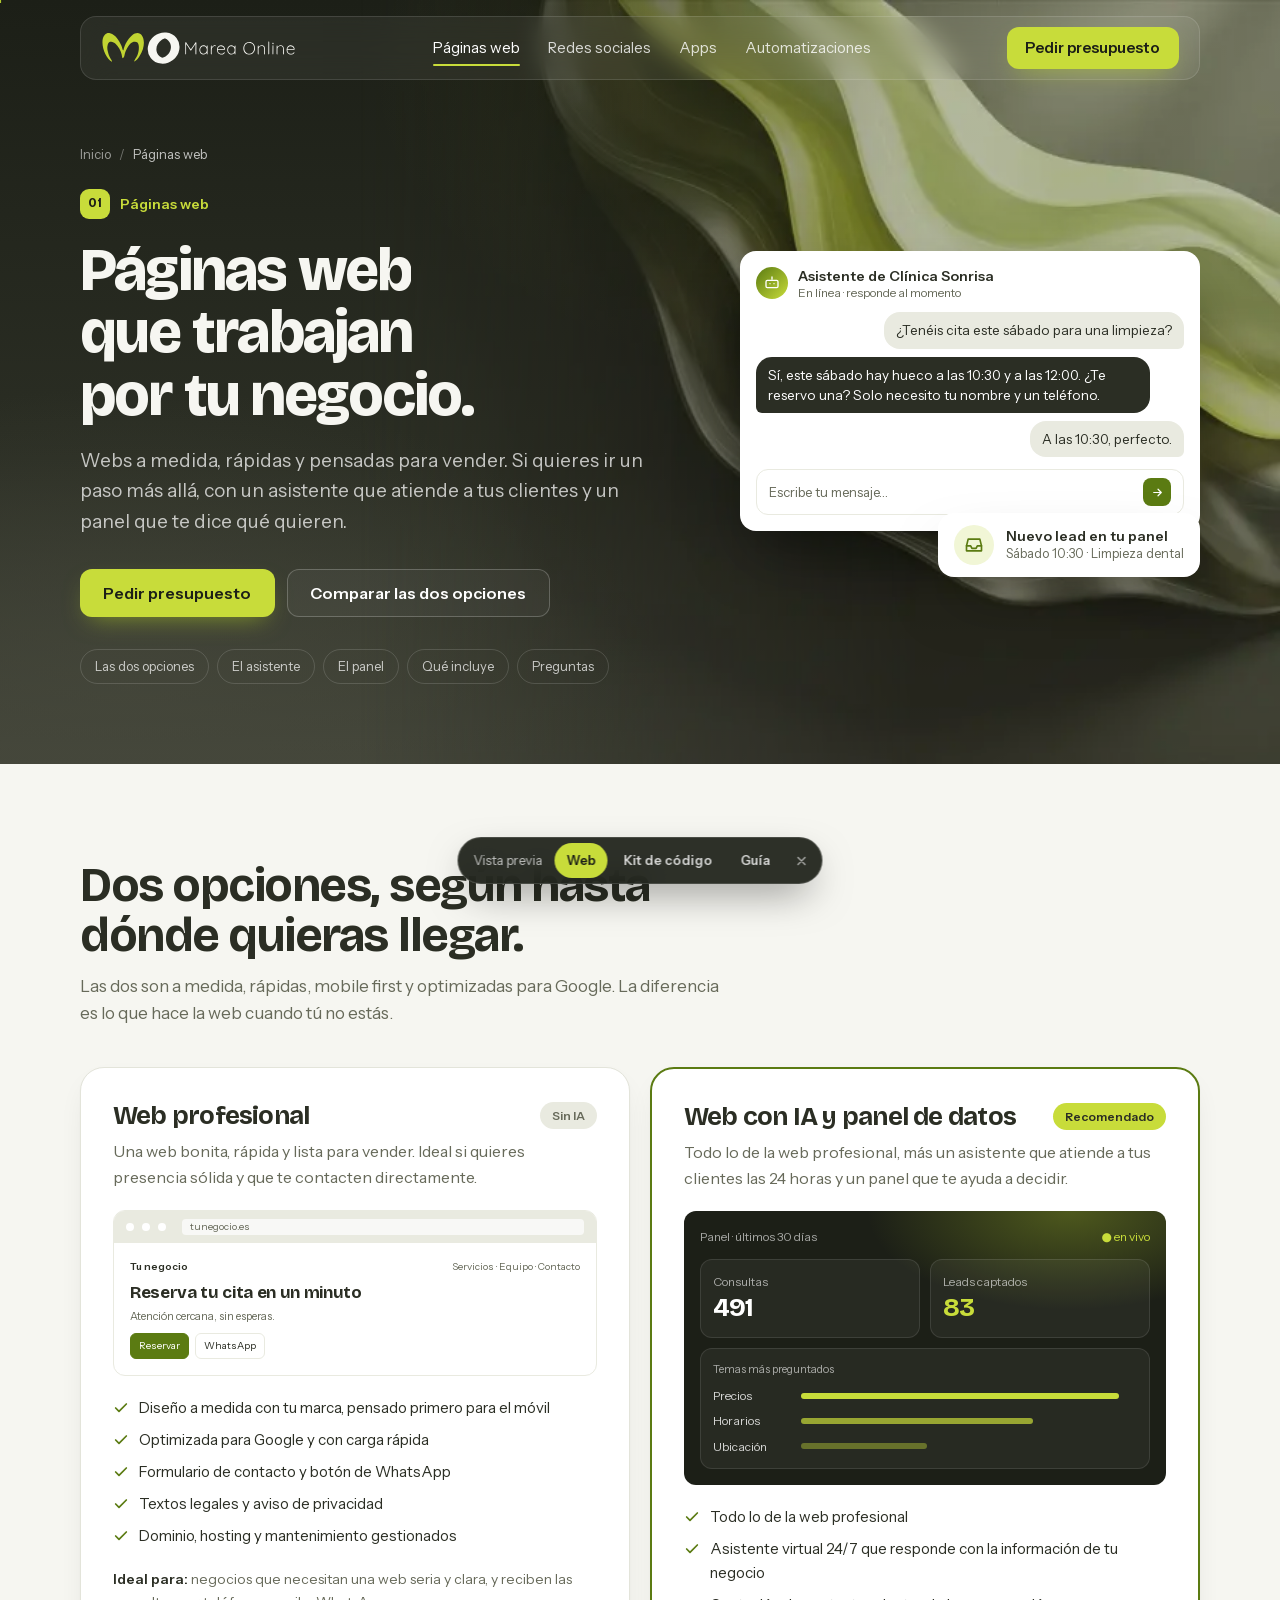
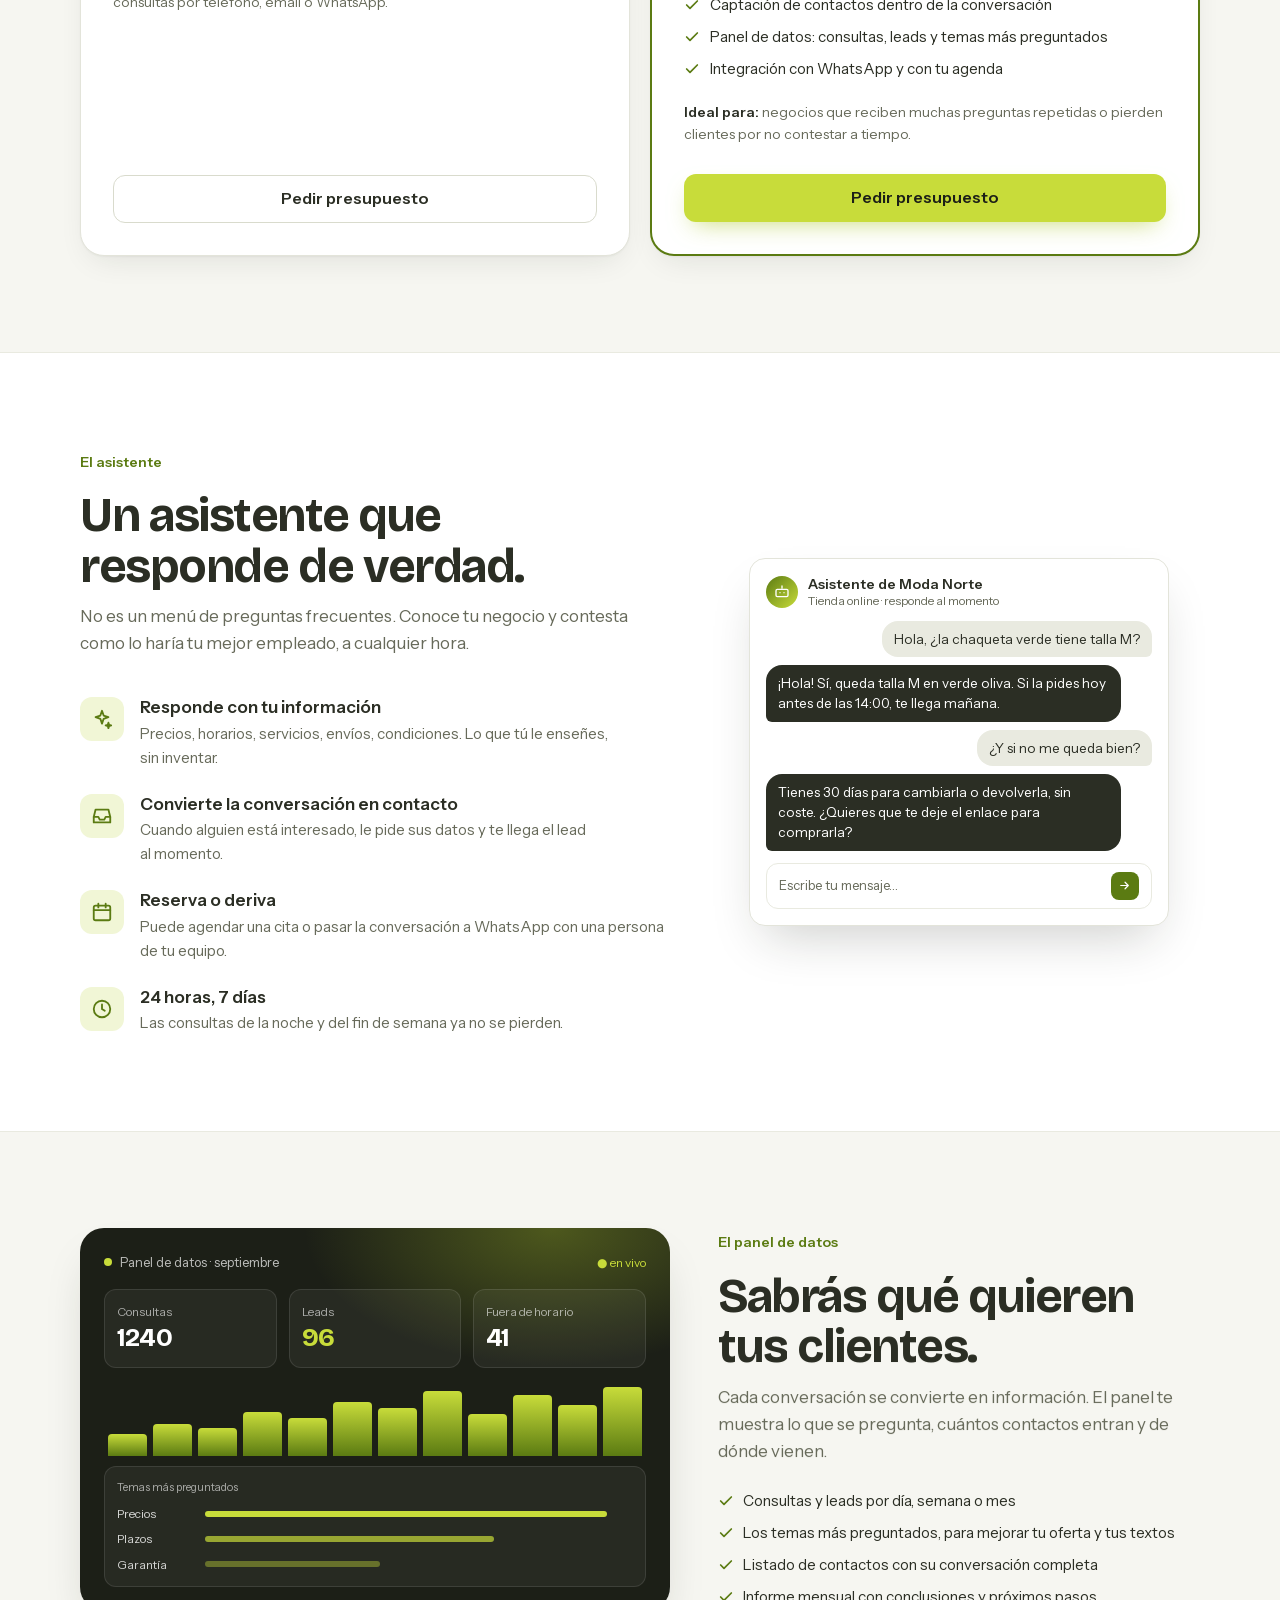
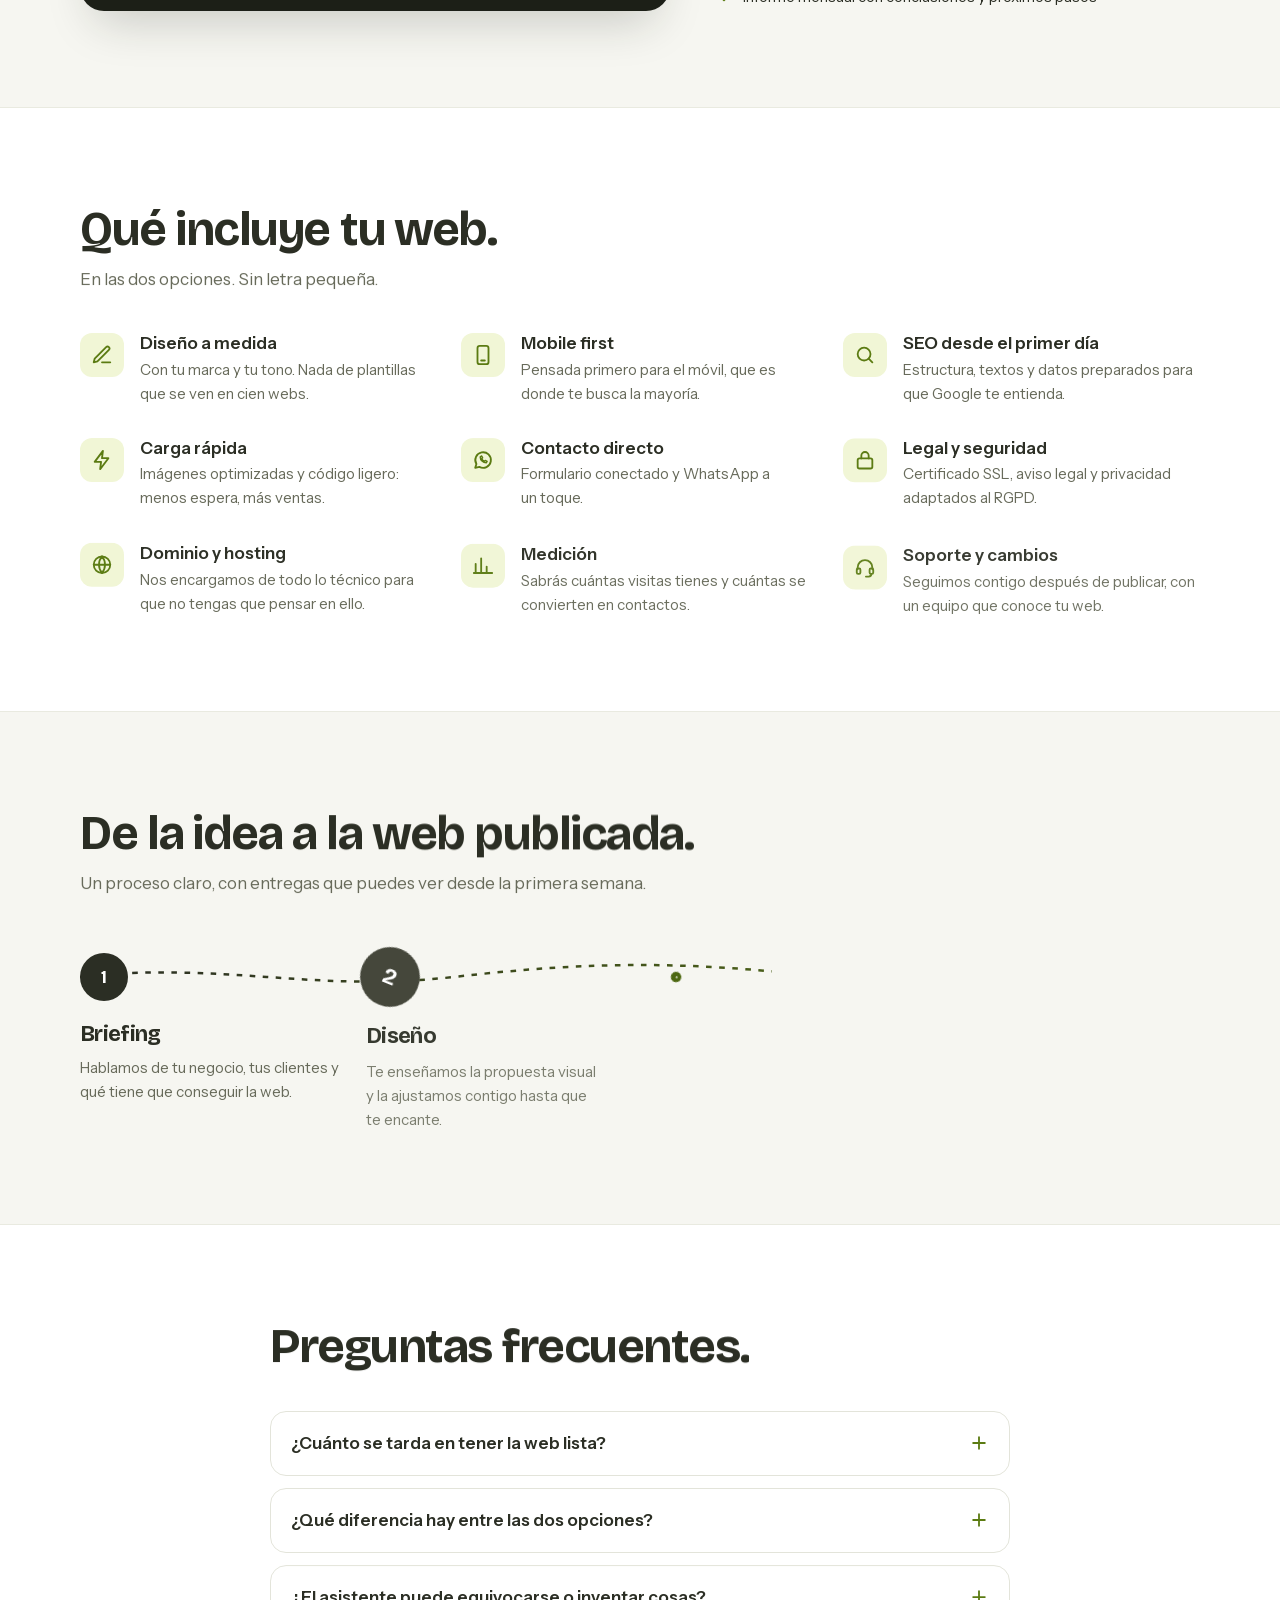
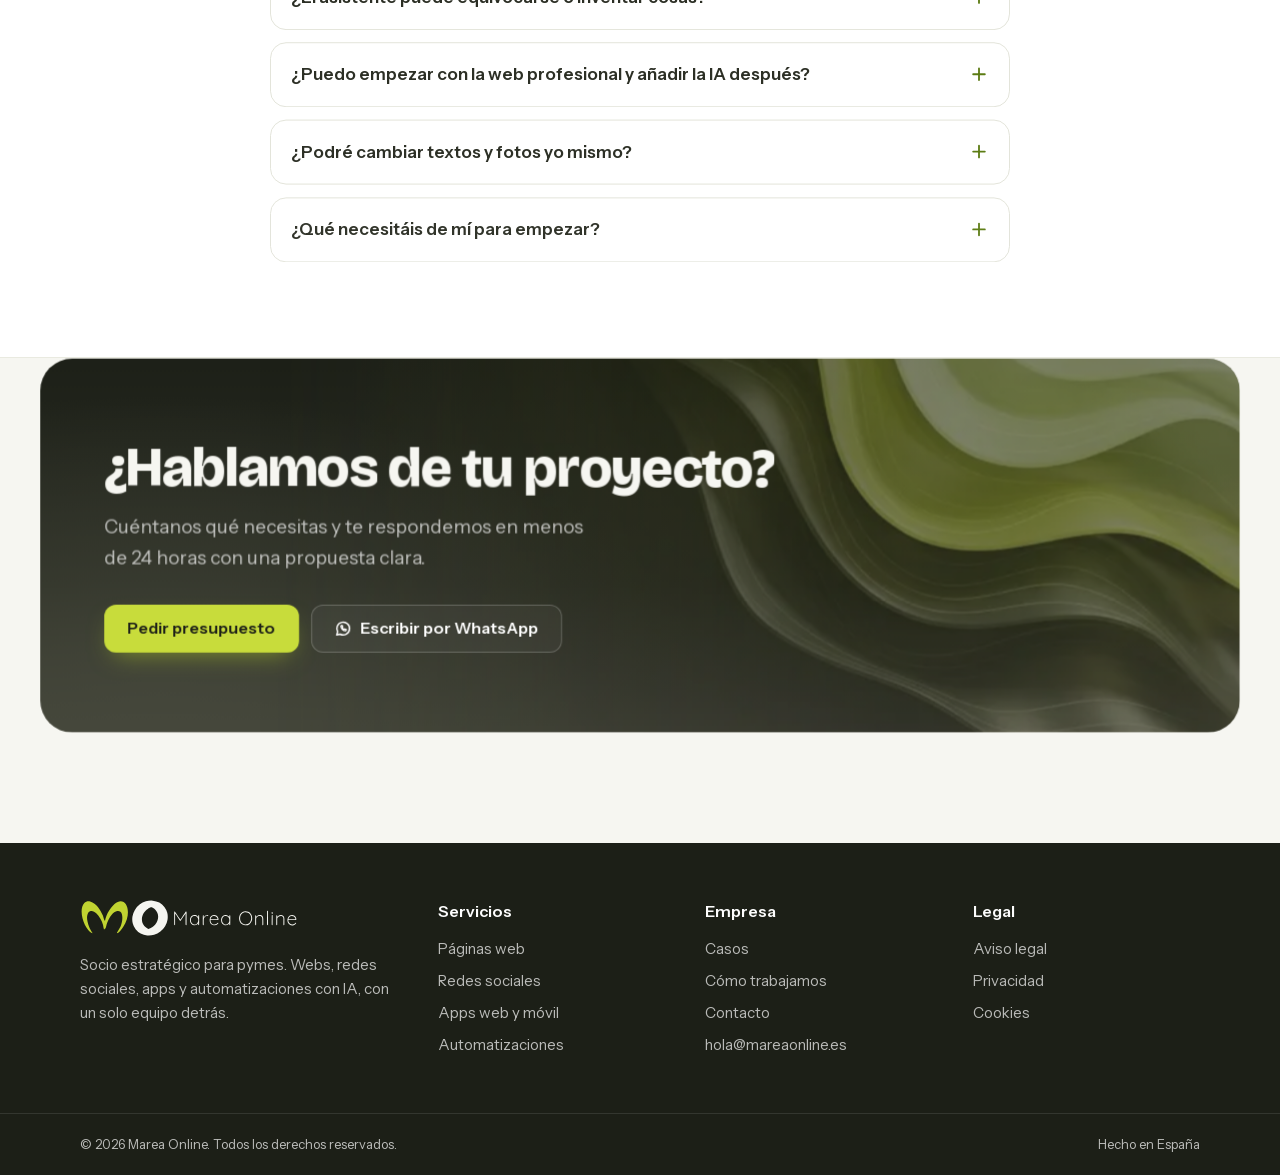
<file: webs.html>
<!DOCTYPE html>
<html lang="es">
<head>
<meta charset="UTF-8">
<meta name="viewport" content="width=device-width, initial-scale=1">
<title>Páginas web profesionales y con IA — Marea Online</title>
<meta name="description" content="Webs a medida, rápidas y optimizadas para Google. O con asistente virtual 24/7 y panel de datos para decidir mejor.">
<meta name="robots" content="noindex, nofollow"> <!-- PRODUCCIÓN: borrar esta línea para que Google indexe la web -->
<link rel="canonical" href="https://vocai-git.github.io/marea-online-maqueta/webs.html">
<meta name="theme-color" content="#1C1F17">
<link rel="icon" type="image/svg+xml" href="img/favicon.svg">
<link rel="icon" type="image/png" sizes="32x32" href="img/favicon-32.png">
<link rel="apple-touch-icon" href="img/apple-touch-icon.png">
<meta property="og:type" content="website">
<meta property="og:locale" content="es_ES">
<meta property="og:site_name" content="Marea Online">
<meta property="og:title" content="Páginas web profesionales y con IA — Marea Online">
<meta property="og:description" content="Webs a medida, rápidas y optimizadas para Google. O con asistente virtual 24/7 y panel de datos para decidir mejor.">
<meta property="og:url" content="https://vocai-git.github.io/marea-online-maqueta/webs.html">
<meta property="og:image" content="https://vocai-git.github.io/marea-online-maqueta/img/og-image.jpg">
<link rel="preload" href="fonts/bricolage-grotesque-normal.woff2" as="font" type="font/woff2" crossorigin>
<link rel="preload" href="fonts/instrument-sans-normal.woff2" as="font" type="font/woff2" crossorigin>
<link rel="stylesheet" href="css/tokens.css">
<link rel="stylesheet" href="css/base.css">
<link rel="stylesheet" href="css/componentes.css">
<link rel="stylesheet" href="css/sistema.css"> <!-- SOLO VISTA PREVIA: no llevar a producción -->
<script>
/* Oculta el hero hasta que arranque la animación (máx. 3 s). Sin JS, con ?static o con "reducir movimiento" no hace nada. */
(function(){var q=new URLSearchParams(location.search);if(!q.has('static')&&!matchMedia('(prefers-reduced-motion: reduce)').matches){var r=document.documentElement;r.classList.add('preanim');setTimeout(function(){r.classList.remove('preanim')},3000);}})();
</script>
</head>
<body>
<a class="skip-link" href="#contenido">Saltar al contenido</a>
<div class="progress" aria-hidden="true"></div>
<!-- Logo e iconos: se definen una vez y se usan con <svg><use href="#..."/></svg> -->
<svg width="0" height="0" style="position:absolute" aria-hidden="true" focusable="false">
<symbol id="logo-h" viewBox="22 -1.5 3372.4 587.1"><path fill="#C1D432" d="M449.4 215.6C663.7 -175.1 880 136.4 688.7 430.7C664.5 468 638 509.6 596.3 527.2C596.8 524.6 592.4 522.2 593.4 519.7C598.7 505.7 636.3 448.8 648.3 422.1C672.8 367.5 697.4 240.1 646.1 194.8C630.2 180.7 604.9 180 585.6 186.1C507.2 210.5 456.9 319.1 433.3 390.5C427.2 409.1 427.5 428.8 418.7 446.7C412.7 458.9 403.4 462.3 392.5 468.3C383.3 446.4 383.6 423.2 377.8 399.3C361.7 332.9 321.4 265.8 272.6 218.4C248.8 195.4 212.1 173.6 178 185.7C154.5 194.1 145 214.9 138.2 237C126.7 274.2 130.1 307.3 138.3 344.5C151.1 402.6 162.5 430.5 191.1 483C197.8 495.4 206.8 506.3 212.6 519.3C214.8 524.5 209.4 527.4 209.4 528C94.1 475.8 -15.5 173.4 88.7 61.4C111.2 37.2 146.8 28.5 178.7 37.5C280.6 66.3 332.1 164.6 375.2 252.3C382 266.2 397.4 337.7 407.3 332.4C408.3 331.9 408.9 330.9 409.4 329.9C414 319.5 413.8 306.6 417.5 295.7C426.6 268.2 438 242.1 449.4 215.6Z"/><path fill="currentColor" fill-rule="evenodd" d="M880.97 464.43A281.35 262.39 142.25 0 1 1325.87 119.9A281.35 262.39 142.25 0 1 880.97 464.43ZM1131.8 126.8C1151.9 133.1 1167.3 146.9 1182.1 161.6C1288.9 267.9 1198.5 438.9 1078.2 460.7C941.8 402.8 950.4 225.1 1073.4 148C1091.1 136.9 1110.4 125.8 1131.8 126.8Z"/><path fill="currentColor" fill-rule="evenodd" transform="translate(1410.2 -775.1) scale(1.4277)" d="M1057.3 668C1059.7 669 1061.4 669.6 1061.9 672.6C1062.9 678 1062.1 723.7 1062.1 733.2C1062.1 752.3 1062.1 771.4 1062.1 790.5C1062.1 799.8 1062.4 809.2 1062.1 818.4C1061.9 822.8 1060.5 823.7 1056.7 824.8C1054.3 823.8 1052.6 823.2 1052.1 820.3C1051.3 815.4 1051.7 674.2 1052.2 672.1C1052.8 669.2 1054.9 668.8 1057.3 668ZM813.8 674.6C860.8 672.1 888.9 702.7 891.2 748.3C892.5 773.4 882.1 798.6 861.9 813.9C848.3 824.3 829.1 828.7 812.2 826.5C734.4 816.5 729.6 706.5 792.2 679.8C799.1 676.8 806.3 675.5 813.8 674.6ZM114 764C114.1 763.8 114.5 763.9 114.7 763.7C116.2 762.6 129.3 742.1 131.5 738.7C141.7 723.5 151.9 708.4 162.1 693.2C165.3 688.4 168.5 682.2 172.4 678.1C173.8 676.6 174.8 676.8 176.6 676.5C178.9 677.6 180.7 678.3 181.1 681.2C181.8 686.2 181.4 818.4 181 820.4C180.4 823.3 178.5 823.9 176.1 824.8C173.7 824.1 171.7 823.7 170.9 820.9C169.8 817 170.5 735.3 170.5 723.9C170.5 715.3 171.2 706.3 170.2 697.8C156.6 716.8 142.4 739.6 129.3 759.4C126.3 764.1 120.9 773.6 117.4 777.3C116.3 778.5 115.4 778.3 114 778.8C112.6 778.4 111.6 778.4 110.5 777.3C107.3 774.2 102.9 766.2 100.3 762.2C91.3 748.4 82.2 734.7 73.1 721C68 713.2 63.2 704.7 57.3 697.6C56.2 715.1 58.3 815.2 56.8 820.9C56 823.7 54 824.1 51.6 824.8C50.8 824.5 50.1 824.5 49.4 824C45.9 821.7 47 815.7 47 812.1C47 781.1 47 750.1 47 719C47 710.1 46.2 689.1 47.1 681.6C47.3 679.4 48.4 678.6 49.7 677C52.2 676.7 54.2 676.3 56.2 678.3C59.7 681.7 67.7 695.1 71 700C85.3 721.3 99.1 743.1 114 764ZM816.8 684.7C898.3 682.5 900.9 804.8 830.6 816C818 818 804.1 816.4 792.7 810.3C772.7 799.7 762 779.3 760.4 757.2C758.3 728.1 770.8 697.4 800.4 687.6C805.8 685.9 811.2 685.1 816.8 684.7ZM1113.6 686.8C1116.2 691.4 1116.2 693.9 1113.8 698.6C1109.2 701.4 1106.8 701.4 1102 699.1C1099.1 694.7 1099.1 692.1 1101.3 687.3C1105.9 684.1 1108.7 684 1113.6 686.8ZM307.1 738.6C307.2 734.5 306.2 724.4 307.7 721.2C308.4 719.8 309.4 719.4 310.4 718.4C313.2 718.4 315.6 718.4 316.9 721.4C317.5 723.1 318 817.2 317 820.8C316.3 823.7 314.4 824.1 311.9 824.8C310.6 824.2 309.5 824.2 308.5 823C306.2 820.3 307.3 807.8 307 803.6C304.2 807.4 301.5 811.4 298 814.7C287.8 824.4 272.9 828.8 259 826.4C213 818.3 204 750.1 239.3 724.1C246.9 718.5 255.7 715.4 265.2 715.1C278.9 714.7 292.1 720 301.2 730.5C303.3 733 305.1 736.1 307.1 738.6ZM414.5 724.8C413.7 725.1 413.3 725.6 412.4 725.8C407.6 726.4 403 720.8 391.7 726.7C379.8 732.9 370.7 746 367.9 759C365.9 768.3 367 800.8 367 812.3C367 815.4 367.7 819.7 366 822.5C364.9 824 363.7 824.2 362.1 824.8C359.6 824 357.7 823.6 357.1 820.7C356.2 817 356.4 724.5 357.1 722.1C357.9 719.6 359.7 719.2 361.8 718.4C363.4 718.9 364.7 718.9 365.8 720.4C368.1 723.4 366.9 738.5 367.3 743.1C369.2 739.9 370.9 736.3 373.1 733.2C380.9 722 393.4 714.1 407.4 715.1C410.2 715.4 414.3 716 415.6 718.9C416.6 721.1 415.4 722.8 414.5 724.8ZM525.8 767.4C524.6 768.1 523.9 768.9 522.4 769.1C517.1 770.1 509.6 769.3 504.1 769.3C483 769.3 461.5 768.5 440.4 769.5C439.7 777 441.3 784.8 444.2 791.9C453.4 814.1 481.5 824 502.9 813C511.9 808.3 515.4 801.8 518.7 799.8C521 798.4 522.3 799.5 524.4 800.5C524.6 801.3 525.1 801.7 525.3 802.6C525.7 806.7 521.1 810.3 518.4 812.7C506.1 824.3 490.3 829 473.8 826C440.7 820.2 426.9 791.7 430.9 760.5C438.2 704.6 511 700.1 524.9 748.9C526.2 753.3 528 760.8 526.9 765.3C526.7 766.2 526.2 766.7 525.8 767.4ZM644 738.2C644.1 733.7 642.5 721 647 718.8C648.4 718.1 649.4 718.4 650.8 718.4C652.4 719.7 653.7 720.3 654.1 722.5C654.9 726.8 654.5 819.3 653.9 821.2C653 823.7 651.3 824 649.2 824.8C647.9 824.4 646.8 824.4 645.7 823.3C642.8 820.3 644.1 808.3 643.9 803.9C641 807.4 638.4 811.4 635 814.6C624.5 824.7 608.7 829.1 594.5 826.1C549.7 816.5 541.3 749.8 576.3 724.1C583.6 718.7 592.2 715.5 601.3 715.1C612.6 714.7 623.6 717.8 632.5 725C635.4 727.3 637.9 730 640.1 733C640.9 734.1 642.6 737.7 643.5 738.3C643.6 738.4 643.9 738.1 644 738.2ZM1006.2 824.8C1004.4 824.2 1002.8 824.1 1001.8 822.1C1000.3 819.1 1001.1 812.9 1001.1 809.5C1001.1 797.6 1001.1 785.6 1001.1 773.7C1001.1 751.2 1002.7 725.1 972.2 724.7C960.1 724.6 948.5 730.1 940.8 739.3C937.9 742.7 935.7 746.8 934.8 751.2C932.1 763.2 936 816.2 933.4 821.8C932.4 824.2 930.5 824.3 928.4 824.8C926.3 823.7 924.8 823.3 924.2 820.7C923.3 817.2 923.5 724.7 924.2 722.2C925.2 719 927.6 718.8 930.3 718.6C931.2 719.2 932.1 719.3 932.8 720.3C935.1 723.3 934 732 934.2 735.9C936.5 733.5 938.6 730.7 941.1 728.4C951 719.3 963.9 714.4 977.4 715.2C1016.8 717.7 1011.3 758.1 1011.3 786.3C1011.3 792.8 1012.1 815.7 1011.1 820.4C1010.5 823.3 1008.6 823.9 1006.2 824.8ZM1107.7 715.3C1109.9 716.2 1111.6 716.5 1112.3 719C1113 721.6 1113.1 817.9 1112.3 820.9C1111.6 823.8 1109.6 824.1 1107.1 824.8C1105 823.8 1103.5 823.3 1102.9 820.7C1102 816.9 1102.4 721 1103.1 718.9C1103.9 716.4 1105.6 716.1 1107.7 715.3ZM1234.4 824.8C1232.5 824.2 1231 824.1 1230 822.1C1227.6 817.4 1230.2 762.6 1228.9 751.5C1228.4 747.3 1227.4 743.1 1225.6 739.2C1214.2 714.6 1175.2 724.1 1165 745.2C1163.9 747.6 1163 750.1 1162.6 752.7C1161 764.3 1163.9 816.6 1161.6 821.7C1160.7 823.8 1159.2 824 1157.4 824.8C1154.9 824.1 1153 823.7 1152.3 820.8C1151.6 817.5 1151.6 724.8 1152.4 722.3C1153.1 719.4 1155.2 719.1 1157.6 718.4C1158.6 718.9 1159.5 718.9 1160.4 719.7C1163.4 722.4 1162.2 731.7 1162.5 735.7C1164.7 733.4 1166.8 730.7 1169.3 728.5C1179.1 719.5 1191.4 714.7 1204.7 715.1C1212.1 715.4 1219.6 717.5 1225.5 722C1238.9 732.3 1239.4 749.4 1239.4 764.8C1239.4 771.7 1239.4 778.6 1239.4 785.5C1239.4 792.4 1240.2 815.3 1239.2 820.4C1238.6 823.3 1236.8 823.9 1234.4 824.8ZM1368.1 767.4C1366.9 768.1 1366.2 768.9 1364.7 769.1C1359.4 770.1 1351.9 769.3 1346.4 769.3C1325.2 769.3 1303.8 768.5 1282.7 769.5C1281.9 776.9 1283.5 784.8 1286.5 791.8C1295.9 814.5 1324.4 824.1 1345.9 812.6C1354 808.2 1357.7 801.8 1360.9 799.8C1363.3 798.5 1364.6 799.5 1366.7 800.5C1366.9 801.3 1367.4 801.7 1367.5 802.6C1368 806.7 1363.4 810.3 1360.7 812.8C1354.8 818.3 1347.5 823 1339.7 825.2C1313.8 832.6 1284.8 818.1 1275.8 792.7C1272.1 782.4 1271.9 771.3 1273.2 760.5C1274.2 752.6 1277 745 1281.2 738.2C1303 703.4 1355.7 708.8 1367.2 748.9C1368.6 753.7 1370.3 760.3 1369.2 765.3C1369 766.2 1368.5 766.6 1368.1 767.4ZM264.2 725C269 724.7 273.7 724.7 278.4 726C298.6 731.6 308.6 753.3 307.9 772.9C307.3 787.9 301 803.2 288 811.7C280.8 816.4 272.1 817.9 263.6 817.1C219.6 812.8 215.3 740.5 255.6 726.6C258.4 725.7 261.3 725.4 264.2 725ZM601.2 725C656.7 722.7 657.9 807 613.2 816.5C605.5 818.1 597 817.5 589.8 814.4C576.5 808.7 567.9 794.8 565.6 780.9C562 759.3 570.3 734.4 592.6 726.6C595.4 725.7 598.3 725.4 601.2 725ZM516.3 759.8C502.8 760.3 489.2 759.9 475.7 759.9C464.3 759.9 452.8 760.4 441.4 759.8C441.4 759.5 441.2 759.3 441.2 759.1C440.9 754.9 445.6 745.7 447.9 742.3C468.8 710.1 518 727.6 516.3 759.8ZM1358.6 759.8C1346.4 760.4 1334.1 759.9 1321.9 759.9C1309.2 759.9 1296.4 760.4 1283.7 759.8C1284.3 753.1 1287.1 746.5 1291.1 740.9C1308.9 716 1348.9 721.6 1357.7 751.4C1358.3 753.4 1359.5 757 1358.9 759.1C1358.9 759.4 1358.6 759.5 1358.6 759.8Z"/></symbol>
<symbol id="i-menu" viewBox="0 0 24 24"><g fill="none" stroke="currentColor" stroke-width="2" stroke-linecap="round"><path d="M4 7h16M4 12h16M4 17h16"/></g></symbol>
<symbol id="i-close" viewBox="0 0 24 24"><g fill="none" stroke="currentColor" stroke-width="2" stroke-linecap="round"><path d="M6 6l12 12M18 6 6 18"/></g></symbol>
<symbol id="i-arrow" viewBox="0 0 24 24"><g fill="none" stroke="currentColor" stroke-width="2.2" stroke-linecap="round" stroke-linejoin="round"><path d="M5 12h14M13 6l6 6-6 6"/></g></symbol>
<symbol id="i-arrow-down" viewBox="0 0 24 24"><g fill="none" stroke="currentColor" stroke-width="2.2" stroke-linecap="round" stroke-linejoin="round"><path d="M12 5v14M6 13l6 6 6-6"/></g></symbol>
<symbol id="i-check" viewBox="0 0 24 24"><g fill="none" stroke="currentColor" stroke-width="2.2" stroke-linecap="round" stroke-linejoin="round"><path d="M20 6 9 17l-5-5"/></g></symbol>
<symbol id="i-web" viewBox="0 0 24 24"><g fill="none" stroke="currentColor" stroke-width="2" stroke-linecap="round"><circle cx="12" cy="12" r="9"/><path d="M3 12h18M12 3a14 14 0 0 1 0 18M12 3a14 14 0 0 0 0 18"/></g></symbol>
<symbol id="i-social" viewBox="0 0 24 24"><g fill="none" stroke="currentColor" stroke-width="2"><rect x="3" y="3" width="18" height="18" rx="5"/><circle cx="12" cy="12" r="4"/><circle cx="17.5" cy="6.5" r=".6" fill="currentColor"/></g></symbol>
<symbol id="i-app" viewBox="0 0 24 24"><g fill="none" stroke="currentColor" stroke-width="2" stroke-linecap="round"><rect x="6" y="2" width="12" height="20" rx="2.5"/><path d="M10 18h4"/></g></symbol>
<symbol id="i-bot" viewBox="0 0 24 24"><g fill="none" stroke="currentColor" stroke-width="2" stroke-linecap="round"><path d="M12 3v3M5 8h14a2 2 0 0 1 2 2v7a2 2 0 0 1-2 2H5a2 2 0 0 1-2-2v-7a2 2 0 0 1 2-2Z"/><path d="M9 13h.01M15 13h.01"/></g></symbol>
<symbol id="i-play" viewBox="0 0 24 24"><path fill="currentColor" d="M8 5v14l11-7z"/></symbol>
<symbol id="i-carousel" viewBox="0 0 24 24"><g fill="none" stroke="currentColor" stroke-width="2"><rect x="3" y="5" width="12" height="14" rx="2"/><path d="M19 8v10a2 2 0 0 1-2 2"/></g></symbol>
<symbol id="i-calendar" viewBox="0 0 24 24"><g fill="none" stroke="currentColor" stroke-width="2" stroke-linecap="round"><rect x="3" y="5" width="18" height="16" rx="2"/><path d="M3 10h18M8 3v4M16 3v4"/></g></symbol>
<symbol id="i-message" viewBox="0 0 24 24"><g fill="none" stroke="currentColor" stroke-width="2" stroke-linejoin="round"><path d="M4 4h16v12H7l-3 3z"/></g></symbol>
<symbol id="i-whatsapp" viewBox="0 0 24 24"><g fill="none" stroke="currentColor" stroke-width="2" stroke-linecap="round" stroke-linejoin="round"><path d="M3.5 20.5l1.3-4.2A8.5 8.5 0 1 1 8 19.4z"/><path d="M9 8.5c0 3.5 3 6.5 6.5 6.5l1-1.6-2-1-1 .9a5 5 0 0 1-2.8-2.8l.9-1-1-2z" stroke-width="1.6"/></g></symbol>
<symbol id="i-telegram" viewBox="0 0 24 24"><g fill="none" stroke="currentColor" stroke-width="2" stroke-linecap="round" stroke-linejoin="round"><path d="M21 4 3 11l6 2.5M21 4l-4 16-8-6.5M21 4 9 13.5V19l3-3"/></g></symbol>
<symbol id="i-mail" viewBox="0 0 24 24"><g fill="none" stroke="currentColor" stroke-width="2" stroke-linecap="round" stroke-linejoin="round"><rect x="3" y="5" width="18" height="14" rx="2"/><path d="m3 7 9 6 9-6"/></g></symbol>
<symbol id="i-phone" viewBox="0 0 24 24"><g fill="none" stroke="currentColor" stroke-width="2" stroke-linejoin="round"><path d="M5 4h4l2 5-2.5 1.5a11 11 0 0 0 5 5L15 13l5 2v4a2 2 0 0 1-2 2A16 16 0 0 1 3 6a2 2 0 0 1 2-2"/></g></symbol>
<symbol id="i-seal" viewBox="0 0 24 24"><path fill="currentColor" d="M12 1.6l2.3 2 3-.5 1 2.9 2.7 1.4-.6 3 1.9 2.3-1.9 2.3.6 3-2.7 1.4-1 2.9-3-.5-2.3 2-2.3-2-3 .5-1-2.9L3 18.4l.6-3L1.7 12l1.9-2.3-.6-3L5.7 5.3l1-2.9 3 .5z"/><path d="M8.2 12.3l2.6 2.6 5-5.2" fill="none" stroke="#1C1F17" stroke-width="2.2" stroke-linecap="round" stroke-linejoin="round"/></symbol>
<symbol id="i-food" viewBox="0 0 24 24"><g fill="none" stroke="currentColor" stroke-width="1.8" stroke-linecap="round" stroke-linejoin="round"><path d="M7 3v8a2 2 0 0 0 2 2v8M5 3v5M9 3v5M17 3c-2 1-3 3-3 6v3h3v9"/></g></symbol>
<symbol id="i-health" viewBox="0 0 24 24"><g fill="none" stroke="currentColor" stroke-width="1.8" stroke-linecap="round"><path d="M12 8v8M8 12h8"/><rect x="3" y="3" width="18" height="18" rx="5"/></g></symbol>
<symbol id="i-sport" viewBox="0 0 24 24"><g fill="none" stroke="currentColor" stroke-width="1.8" stroke-linecap="round"><path d="M6 8v8M18 8v8M3 10v4M21 10v4M6 12h12"/></g></symbol>
<symbol id="i-briefcase" viewBox="0 0 24 24"><g fill="none" stroke="currentColor" stroke-width="1.8" stroke-linecap="round"><rect x="3" y="7" width="18" height="13" rx="2"/><path d="M9 7V5a2 2 0 0 1 2-2h2a2 2 0 0 1 2 2v2M3 12h18"/></g></symbol>
<symbol id="i-chart" viewBox="0 0 24 24"><g fill="none" stroke="currentColor" stroke-width="2" stroke-linecap="round"><path d="M4 20V10M10 20V4M16 20v-7M22 20H2"/></g></symbol>
<symbol id="i-search" viewBox="0 0 24 24"><g fill="none" stroke="currentColor" stroke-width="2" stroke-linecap="round"><circle cx="11" cy="11" r="7"/><path d="m20 20-4-4"/></g></symbol>
<symbol id="i-bolt" viewBox="0 0 24 24"><g fill="none" stroke="currentColor" stroke-width="2" stroke-linejoin="round"><path d="M13 2 4 14h7l-1 8 9-12h-7z"/></g></symbol>
<symbol id="i-lock" viewBox="0 0 24 24"><g fill="none" stroke="currentColor" stroke-width="2" stroke-linecap="round"><rect x="4" y="10" width="16" height="11" rx="2"/><path d="M8 10V7a4 4 0 0 1 8 0v3"/></g></symbol>
<symbol id="i-pen" viewBox="0 0 24 24"><g fill="none" stroke="currentColor" stroke-width="2" stroke-linecap="round" stroke-linejoin="round"><path d="M12 20h9M16.5 3.5a2.1 2.1 0 0 1 3 3L7 19l-4 1 1-4z"/></g></symbol>
<symbol id="i-users" viewBox="0 0 24 24"><g fill="none" stroke="currentColor" stroke-width="2" stroke-linecap="round"><circle cx="9" cy="8" r="3.5"/><path d="M2.5 20a6.5 6.5 0 0 1 13 0M16 4.5a3.5 3.5 0 0 1 0 7M18 14.5a6.5 6.5 0 0 1 3.5 5.5"/></g></symbol>
<symbol id="i-clock" viewBox="0 0 24 24"><g fill="none" stroke="currentColor" stroke-width="2" stroke-linecap="round"><circle cx="12" cy="12" r="9"/><path d="M12 7v5l3 2"/></g></symbol>
<symbol id="i-mic" viewBox="0 0 24 24"><g fill="none" stroke="currentColor" stroke-width="2" stroke-linecap="round"><rect x="9" y="3" width="6" height="11" rx="3"/><path d="M5 11a7 7 0 0 0 14 0M12 18v3"/></g></symbol>
<symbol id="i-repeat" viewBox="0 0 24 24"><g fill="none" stroke="currentColor" stroke-width="2" stroke-linecap="round" stroke-linejoin="round"><path d="M17 2l4 4-4 4"/><path d="M3 11V9a3 3 0 0 1 3-3h15M7 22l-4-4 4-4"/><path d="M21 13v2a3 3 0 0 1-3 3H3"/></g></symbol>
<symbol id="i-doc" viewBox="0 0 24 24"><g fill="none" stroke="currentColor" stroke-width="2" stroke-linecap="round" stroke-linejoin="round"><path d="M14 3H6a2 2 0 0 0-2 2v14a2 2 0 0 0 2 2h12a2 2 0 0 0 2-2V9z"/><path d="M14 3v6h6M8 13h8M8 17h5"/></g></symbol>
<symbol id="i-target" viewBox="0 0 24 24"><g fill="none" stroke="currentColor" stroke-width="2"><circle cx="12" cy="12" r="9"/><circle cx="12" cy="12" r="5"/><circle cx="12" cy="12" r="1" fill="currentColor"/></g></symbol>
<symbol id="i-spark" viewBox="0 0 24 24"><g fill="none" stroke="currentColor" stroke-width="2" stroke-linejoin="round"><path d="M12 3l1.8 5.2L19 10l-5.2 1.8L12 17l-1.8-5.2L5 10l5.2-1.8z"/><path d="M19 16l.7 2.3L22 19l-2.3.7L19 22l-.7-2.3L16 19l2.3-.7z"/></g></symbol>
<symbol id="i-gear" viewBox="0 0 24 24"><g fill="none" stroke="currentColor" stroke-width="2" stroke-linecap="round"><circle cx="12" cy="12" r="3"/><path d="M12 2v3M12 19v3M4.2 4.2l2.1 2.1M17.7 17.7l2.1 2.1M2 12h3M19 12h3M4.2 19.8l2.1-2.1M17.7 6.3l2.1-2.1"/></g></symbol>
<symbol id="i-cart" viewBox="0 0 24 24"><g fill="none" stroke="currentColor" stroke-width="2" stroke-linecap="round" stroke-linejoin="round"><path d="M3 4h2l2.4 11h10.8L21 7H6.2"/><circle cx="9" cy="20" r="1.3"/><circle cx="17" cy="20" r="1.3"/></g></symbol>
<symbol id="i-layers" viewBox="0 0 24 24"><g fill="none" stroke="currentColor" stroke-width="2" stroke-linejoin="round"><path d="m12 3 9 5-9 5-9-5z"/><path d="m3 13 9 5 9-5"/></g></symbol>
<symbol id="i-plug" viewBox="0 0 24 24"><g fill="none" stroke="currentColor" stroke-width="2" stroke-linecap="round"><path d="M9 2v5M15 2v5M6 7h12v4a6 6 0 0 1-12 0zM12 17v5"/></g></symbol>
<symbol id="i-support" viewBox="0 0 24 24"><g fill="none" stroke="currentColor" stroke-width="2" stroke-linecap="round"><path d="M4 14v-2a8 8 0 0 1 16 0v2"/><rect x="3" y="13" width="4" height="6" rx="1.5"/><rect x="17" y="13" width="4" height="6" rx="1.5"/><path d="M19 19a3 3 0 0 1-3 3h-3"/></g></symbol>
<symbol id="i-video" viewBox="0 0 24 24"><g fill="none" stroke="currentColor" stroke-width="2" stroke-linejoin="round"><rect x="2" y="6" width="14" height="12" rx="2"/><path d="m16 10 6-3v10l-6-3z"/></g></symbol>
<symbol id="i-inbox" viewBox="0 0 24 24"><g fill="none" stroke="currentColor" stroke-width="2" stroke-linecap="round" stroke-linejoin="round"><path d="M3 13h5l1.5 3h5L16 13h5"/><path d="M5 5h14l2 8v6H3v-6z"/></g></symbol>
<symbol id="i-euro" viewBox="0 0 24 24"><g fill="none" stroke="currentColor" stroke-width="2" stroke-linecap="round"><path d="M17 6.5A7 7 0 1 0 17 17.5M4 10h9M4 14h9"/></g></symbol>
</svg>

<!-- CABECERA -->
<header class="site-header">
  <div class="container">
    <nav class="nav glass" data-hero aria-label="Principal">
      <a href="index.html" aria-label="Marea Online, inicio"><svg class="logo" role="img" aria-label="Marea Online"><use href="#logo-h"/></svg></a>
      <div class="nav__links">
        <a class="nav__link" href="webs.html" aria-current="page">Páginas web</a>
        <a class="nav__link" href="redes-sociales.html">Redes sociales</a>
        <a class="nav__link" href="apps.html">Apps</a>
        <a class="nav__link" href="automatizaciones.html">Automatizaciones</a>
      </div>
      <div class="nav__actions">
        <a href="contacto.html" class="btn btn--lima btn--sm">Pedir presupuesto</a>
        <button type="button" class="nav__toggle" data-menu-open aria-label="Abrir menú" aria-expanded="false" aria-controls="mobileMenu"><svg><use href="#i-menu"/></svg></button>
      </div>
    </nav>
  </div>
</header>

<!-- MENÚ MÓVIL -->
<div id="mobileMenu" class="mobile-menu" role="dialog" aria-modal="true" aria-label="Menú" aria-hidden="true">
  <div class="mobile-menu__bg"></div>
  <div class="mobile-menu__inner">
    <div class="mobile-menu__bar glass">
      <a href="index.html" aria-label="Marea Online, inicio"><svg class="logo" role="img" aria-label="Marea Online"><use href="#logo-h"/></svg></a>
      <button type="button" class="nav__toggle" data-menu-close aria-label="Cerrar menú"><svg><use href="#i-close"/></svg></button>
    </div>
    <nav class="mobile-menu__nav" aria-label="Secciones">
      <a class="mm-link" href="webs.html" aria-current="page"><span>01</span>Páginas web</a>
      <a class="mm-link" href="redes-sociales.html"><span>02</span>Redes sociales</a>
      <a class="mm-link" href="apps.html"><span>03</span>Apps web y móvil</a>
      <a class="mm-link" href="automatizaciones.html"><span>04</span>Automatizaciones</a>
      <a class="mm-link" href="index.html#casos"><span>→</span>Casos</a>
      <a class="mm-link" href="index.html#proceso"><span>→</span>Cómo trabajamos</a>
      <a class="mm-link" href="contacto.html"><span>→</span>Contacto</a>
    </nav>
    <div class="mobile-menu__cta">
      <a href="contacto.html" class="btn btn--lima">Pedir presupuesto</a>
      <a href="#" data-whatsapp class="btn btn--ghost-dark"><svg><use href="#i-whatsapp"/></svg>Escribir por WhatsApp</a>
      <p>Socio estratégico para pymes</p>
    </div>
  </div>
</div>

<main id="contenido">
<!-- HERO DE PÁGINA -->
<section class="page-hero sea" data-dark-top>
  <img class="sea-img" src="img/marea-1920.webp" srcset="img/marea-960.webp 960w, img/marea-1920.webp 1920w" sizes="(min-width: 1024px) 72vw, 100vw" alt="" aria-hidden="true">
  <div class="container page-hero__grid">
    <div data-hero>
      <ol class="crumbs" aria-label="Estás en"><li><a href="index.html">Inicio</a></li><li aria-current="page">Páginas web</li></ol>
      <span class="kicker kicker--on-dark"><b>01</b>Páginas web</span>
      <h1 class="h1">Páginas web que trabajan por tu negocio.</h1>
      <p class="lead">Webs a medida, rápidas y pensadas para vender. Si quieres ir un paso más allá, con un asistente que atiende a tus clientes y un panel que te dice qué quieren.</p>
      <div class="btn-row">
        <a href="contacto.html?servicio=web-ia" class="btn btn--lima">Pedir presupuesto</a>
        <a href="#opciones" class="btn btn--ghost-dark">Comparar las dos opciones</a>
      </div>
      <nav class="page-index" aria-label="En esta página"><a href="#opciones">Las dos opciones</a><a href="#asistente">El asistente</a><a href="#panel">El panel</a><a href="#incluye">Qué incluye</a><a href="#preguntas">Preguntas</a></nav>
    </div>
    <div class="page-hero__visual" data-hero aria-hidden="true">
      <div class="mock-chat" style="box-shadow:var(--sh-float)">
        <div class="mock-chat__head">
          <span class="mock-chat__avatar"><svg><use href="#i-bot"/></svg></span>
          <div><div class="mock-chat__name">Asistente de Clínica Sonrisa</div><div class="mock-chat__sub">En línea · responde al momento</div></div>
        </div>
        <div class="mock-chat__msgs">
          <div class="msg msg--in">¿Tenéis cita este sábado para una limpieza?</div>
          <div class="msg msg--out">Sí, este sábado hay hueco a las 10:30 y a las 12:00. ¿Te reservo una? Solo necesito tu nombre y un teléfono.</div>
          <div class="msg msg--in">A las 10:30, perfecto.</div>
        </div>
        <div class="mock-chat__input">Escribe tu mensaje… <span><svg><use href="#i-arrow"/></svg></span></div>
      </div>
      <div class="mock-note" style="margin:-18px 0 0 auto;width:fit-content;position:relative;box-shadow:var(--sh-float)">
        <span class="mock-note__icon"><svg><use href="#i-inbox"/></svg></span>
        <div><div class="mock-note__title">Nuevo lead en tu panel</div><div class="mock-note__sub">Sábado 10:30 · Limpieza dental</div></div>
      </div>
    </div>
  </div>
</section>

<!-- LAS DOS OPCIONES -->
<section id="opciones" class="section">
  <div class="container">
    <div class="section-head">
      <h2 class="h2">Dos opciones, según hasta dónde quieras llegar.</h2>
      <p class="lead">Las dos son a medida, rápidas, mobile first y optimizadas para Google. La diferencia es lo que hace la web cuando tú no estás.</p>
    </div>
    <div class="grid grid--lg-2 grid--gap-lg section-body" data-anim="sides">
      <article class="card card--lg">
        <div class="card__head"><h3 class="h3">Web profesional</h3><span class="tag">Sin IA</span></div>
        <p class="card__text">Una web bonita, rápida y lista para vender. Ideal si quieres presencia sólida y que te contacten directamente.</p>
        <div class="card__visual mock-browser" aria-hidden="true">
          <div class="mock-browser__bar"><i></i><i></i><i></i><span class="mock-browser__url">tunegocio.es</span></div>
          <div class="mock-browser__body">
            <div class="mock-site__top"><b>Tu negocio</b><span>Servicios · Equipo · Contacto</span></div>
            <div class="mock-site__title">Reserva tu cita en un minuto</div>
            <div class="mock-site__text">Atención cercana, sin esperas.</div>
            <div class="mock-site__btns"><span>Reservar</span><span>WhatsApp</span></div>
          </div>
        </div>
        <ul class="checks">
          <li>Diseño a medida con tu marca, pensado primero para el móvil</li>
          <li>Optimizada para Google y con carga rápida</li>
          <li>Formulario de contacto y botón de WhatsApp</li>
          <li>Textos legales y aviso de privacidad</li>
          <li>Dominio, hosting y mantenimiento gestionados</li>
        </ul>
        <p class="small muted" style="margin-top:var(--s-5)"><b class="strong" style="color:var(--c-ink)">Ideal para:</b> negocios que necesitan una web seria y clara, y reciben las consultas por teléfono, email o WhatsApp.</p>
        <div class="card__foot"><a href="contacto.html?servicio=web" class="btn btn--ghost btn--block">Pedir presupuesto</a></div>
      </article>
      <article class="card card--lg card--featured">
        <div class="card__head"><h3 class="h3">Web con IA y panel de datos</h3><span class="tag tag--lima">Recomendado</span></div>
        <p class="card__text">Todo lo de la web profesional, más un asistente que atiende a tus clientes las 24 horas y un panel que te ayuda a decidir.</p>
        <div class="card__visual mock-panel" aria-hidden="true">
          <div class="mock-panel__head"><span>Panel · últimos 30 días</span><span class="live">● en vivo</span></div>
          <div class="mock-panel__stats">
            <div class="stat"><div class="stat__label">Consultas</div><div class="stat__value" data-count="512">512</div></div>
            <div class="stat"><div class="stat__label">Leads captados</div><div class="stat__value stat__value--lima" data-count="87">87</div></div>
          </div>
          <div class="hbars">
            <div class="hbars__title">Temas más preguntados</div>
            <div class="hbar"><span>Precios</span><i style="width:72%"></i></div>
            <div class="hbar"><span>Horarios</span><i style="width:54%;opacity:.7"></i></div>
            <div class="hbar"><span>Ubicación</span><i style="width:31%;opacity:.4"></i></div>
          </div>
        </div>
        <ul class="checks">
          <li>Todo lo de la web profesional</li>
          <li>Asistente virtual 24/7 que responde con la información de tu negocio</li>
          <li>Captación de contactos dentro de la conversación</li>
          <li>Panel de datos: consultas, leads y temas más preguntados</li>
          <li>Integración con WhatsApp y con tu agenda</li>
        </ul>
        <p class="small muted" style="margin-top:var(--s-5)"><b class="strong" style="color:var(--c-ink)">Ideal para:</b> negocios que reciben muchas preguntas repetidas o pierden clientes por no contestar a tiempo.</p>
        <div class="card__foot"><a href="contacto.html?servicio=web-ia" class="btn btn--lima btn--block">Pedir presupuesto</a></div>
      </article>
    </div>
  </div>
</section>

<!-- EL ASISTENTE -->
<section id="asistente" class="section section--white">
  <div class="container split">
    <div>
      <div class="section-head">
        <span class="kicker">El asistente</span>
        <h2 class="h2">Un asistente que responde de verdad.</h2>
        <p class="lead">No es un menú de preguntas frecuentes. Conoce tu negocio y contesta como lo haría tu mejor empleado, a cualquier hora.</p>
      </div>
      <div class="grid section-body" data-anim="stagger" style="gap:var(--s-6)">
        <div class="feature"><span class="feature__icon"><svg><use href="#i-spark"/></svg></span><div><p class="feature__title">Responde con tu información</p><p class="feature__text">Precios, horarios, servicios, envíos, condiciones. Lo que tú le enseñes, sin inventar.</p></div></div>
        <div class="feature"><span class="feature__icon"><svg><use href="#i-inbox"/></svg></span><div><p class="feature__title">Convierte la conversación en contacto</p><p class="feature__text">Cuando alguien está interesado, le pide sus datos y te llega el lead al momento.</p></div></div>
        <div class="feature"><span class="feature__icon"><svg><use href="#i-calendar"/></svg></span><div><p class="feature__title">Reserva o deriva</p><p class="feature__text">Puede agendar una cita o pasar la conversación a WhatsApp con una persona de tu equipo.</p></div></div>
        <div class="feature"><span class="feature__icon"><svg><use href="#i-clock"/></svg></span><div><p class="feature__title">24 horas, 7 días</p><p class="feature__text">Las consultas de la noche y del fin de semana ya no se pierden.</p></div></div>
      </div>
    </div>
    <div class="reveal" aria-hidden="true">
      <div class="mock-chat" style="border:1px solid var(--c-line);box-shadow:var(--sh-lift);max-width:420px;margin-inline:auto">
        <div class="mock-chat__head">
          <span class="mock-chat__avatar"><svg><use href="#i-bot"/></svg></span>
          <div><div class="mock-chat__name">Asistente de Moda Norte</div><div class="mock-chat__sub">Tienda online · responde al momento</div></div>
        </div>
        <div class="mock-chat__msgs">
          <div class="msg msg--in">Hola, ¿la chaqueta verde tiene talla M?</div>
          <div class="msg msg--out">¡Hola! Sí, queda talla M en verde oliva. Si la pides hoy antes de las 14:00, te llega mañana.</div>
          <div class="msg msg--in">¿Y si no me queda bien?</div>
          <div class="msg msg--out">Tienes 30 días para cambiarla o devolverla, sin coste. ¿Quieres que te deje el enlace para comprarla?</div>
        </div>
        <div class="mock-chat__input">Escribe tu mensaje… <span><svg><use href="#i-arrow"/></svg></span></div>
      </div>
    </div>
  </div>
</section>

<!-- EL PANEL -->
<section id="panel" class="section">
  <div class="container split split--reverse">
    <div>
      <div class="section-head">
        <span class="kicker">El panel de datos</span>
        <h2 class="h2">Sabrás qué quieren tus clientes.</h2>
        <p class="lead">Cada conversación se convierte en información. El panel te muestra lo que se pregunta, cuántos contactos entran y de dónde vienen.</p>
      </div>
      <ul class="checks section-body reveal" style="margin-top:var(--s-6)">
        <li>Consultas y leads por día, semana o mes</li>
        <li>Los temas más preguntados, para mejorar tu oferta y tus textos</li>
        <li>Listado de contactos con su conversación completa</li>
        <li>Informe mensual con conclusiones y próximos pasos</li>
      </ul>
    </div>
    <div class="reveal" aria-hidden="true">
      <div class="mock-panel" style="padding:var(--s-6);border-radius:var(--r-xl);box-shadow:var(--sh-lift)">
        <div class="mock-panel__head"><span class="dot">Panel de datos · septiembre</span><span class="live">● en vivo</span></div>
        <div class="mock-panel__stats mock-panel__stats--3">
          <div class="stat"><div class="stat__label">Consultas</div><div class="stat__value" data-count="1240">1240</div></div>
          <div class="stat"><div class="stat__label">Leads</div><div class="stat__value stat__value--lima" data-count="96">96</div></div>
          <div class="stat"><div class="stat__label">Fuera de horario</div><div class="stat__value" data-count="41">41</div></div>
        </div>
        <div class="bars" style="height:72px"><i style="height:30%"></i><i style="height:44%"></i><i style="height:38%"></i><i style="height:61%"></i><i style="height:52%"></i><i style="height:74%"></i><i style="height:66%"></i><i style="height:90%"></i><i style="height:58%"></i><i style="height:84%"></i><i style="height:70%"></i><i style="height:96%"></i></div>
        <div class="hbars">
          <div class="hbars__title">Temas más preguntados</div>
          <div class="hbar"><span>Precios</span><i style="width:78%"></i></div>
          <div class="hbar"><span>Plazos</span><i style="width:56%;opacity:.7"></i></div>
          <div class="hbar"><span>Garantía</span><i style="width:34%;opacity:.4"></i></div>
        </div>
      </div>
    </div>
  </div>
</section>

<!-- QUÉ INCLUYE -->
<section id="incluye" class="section section--white">
  <div class="container">
    <div class="section-head">
      <h2 class="h2">Qué incluye tu web.</h2>
      <p class="lead">En las dos opciones. Sin letra pequeña.</p>
    </div>
    <div class="grid grid--sm-2 grid--lg-3 section-body" style="gap:var(--s-8) var(--s-6)" data-anim="stagger">
      <div class="feature"><span class="feature__icon"><svg><use href="#i-pen"/></svg></span><div><p class="feature__title">Diseño a medida</p><p class="feature__text">Con tu marca y tu tono. Nada de plantillas que se ven en cien webs.</p></div></div>
      <div class="feature"><span class="feature__icon"><svg><use href="#i-app"/></svg></span><div><p class="feature__title">Mobile first</p><p class="feature__text">Pensada primero para el móvil, que es donde te busca la mayoría.</p></div></div>
      <div class="feature"><span class="feature__icon"><svg><use href="#i-search"/></svg></span><div><p class="feature__title">SEO desde el primer día</p><p class="feature__text">Estructura, textos y datos preparados para que Google te entienda.</p></div></div>
      <div class="feature"><span class="feature__icon"><svg><use href="#i-bolt"/></svg></span><div><p class="feature__title">Carga rápida</p><p class="feature__text">Imágenes optimizadas y código ligero: menos espera, más ventas.</p></div></div>
      <div class="feature"><span class="feature__icon"><svg><use href="#i-whatsapp"/></svg></span><div><p class="feature__title">Contacto directo</p><p class="feature__text">Formulario conectado y WhatsApp a un toque.</p></div></div>
      <div class="feature"><span class="feature__icon"><svg><use href="#i-lock"/></svg></span><div><p class="feature__title">Legal y seguridad</p><p class="feature__text">Certificado SSL, aviso legal y privacidad adaptados al RGPD.</p></div></div>
      <div class="feature"><span class="feature__icon"><svg><use href="#i-web"/></svg></span><div><p class="feature__title">Dominio y hosting</p><p class="feature__text">Nos encargamos de todo lo técnico para que no tengas que pensar en ello.</p></div></div>
      <div class="feature"><span class="feature__icon"><svg><use href="#i-chart"/></svg></span><div><p class="feature__title">Medición</p><p class="feature__text">Sabrás cuántas visitas tienes y cuántas se convierten en contactos.</p></div></div>
      <div class="feature"><span class="feature__icon"><svg><use href="#i-support"/></svg></span><div><p class="feature__title">Soporte y cambios</p><p class="feature__text">Seguimos contigo después de publicar, con un equipo que conoce tu web.</p></div></div>
    </div>
  </div>
</section>

<!-- PROCESO -->
<section id="proceso" class="section">
  <div class="container">
    <div class="section-head">
      <h2 class="h2">De la idea a la web publicada.</h2>
      <p class="lead">Un proceso claro, con entregas que puedes ver desde la primera semana.</p>
    </div>
    <div class="steps-wrap">
      <svg class="steps-line" viewBox="0 0 1200 48" preserveAspectRatio="none" aria-hidden="true"><defs><linearGradient id="tideGrad" x1="0" x2="1"><stop offset="0" stop-color="#2B2E24"/><stop offset="1" stop-color="#5B7B12"/></linearGradient></defs><path d="M0 24 C 150 8, 250 40, 400 24 S 650 8, 800 24 S 1050 40, 1200 24"/></svg>
      <ol class="steps">
        <li class="step"><div class="step__num">1</div><h3 class="h4">Briefing</h3><p>Hablamos de tu negocio, tus clientes y qué tiene que conseguir la web.</p></li>
        <li class="step"><div class="step__num">2</div><h3 class="h4">Diseño</h3><p>Te enseñamos la propuesta visual y la ajustamos contigo hasta que te encante.</p></li>
        <li class="step"><div class="step__num">3</div><h3 class="h4">Desarrollo</h3><p>Construimos la web, cargamos los contenidos y, si lo eliges, entrenamos al asistente.</p></li>
        <li class="step"><div class="step__num">4</div><h3 class="h4">Publicación</h3><p>La ponemos online en tu dominio, la medimos y seguimos mejorándola.</p></li>
      </ol>
    </div>
  </div>
</section>

<!-- PREGUNTAS -->
<section id="preguntas" class="section section--white">
  <div class="container container--narrow">
    <div class="section-head">
      <h2 class="h2">Preguntas frecuentes.</h2>
    </div>
    <div class="faq section-body" data-anim="stagger">
      <details><summary>¿Cuánto se tarda en tener la web lista?</summary><div><p>Depende del tamaño, pero una web profesional suele estar publicada en pocas semanas. Te damos el plazo exacto en la propuesta, antes de empezar.</p></div></details>
      <details><summary>¿Qué diferencia hay entre las dos opciones?</summary><div><p>La web profesional informa y recoge contactos. La web con IA, además, atiende a tus clientes al momento con un asistente y te da un panel con lo que preguntan y cuántos contactos entran.</p></div></details>
      <details><summary>¿El asistente puede equivocarse o inventar cosas?</summary><div><p>Lo configuramos para que responda solo con la información de tu negocio. Si no sabe algo, lo dice y ofrece pasar la conversación a una persona de tu equipo.</p></div></details>
      <details><summary>¿Puedo empezar con la web profesional y añadir la IA después?</summary><div><p>Sí. La web está preparada para crecer: puedes sumar el asistente y el panel cuando lo necesites, sin rehacerla.</p></div></details>
      <details><summary>¿Podré cambiar textos y fotos yo mismo?</summary><div><p>Sí. Te explicamos cómo hacerlo y, si prefieres no tocar nada, nos lo pides y lo cambiamos nosotros.</p></div></details>
      <details><summary>¿Qué necesitáis de mí para empezar?</summary><div><p>Tu logo, las fotos que tengas y una conversación de una hora sobre tu negocio. Los textos los redactamos nosotros si lo necesitas.</p></div></details>
    </div>
  </div>
</section>

<!-- LLAMADA A LA ACCIÓN -->
<section class="cta-wrap">
  <div class="cta cta--simple sea">
    <img class="sea-img" src="img/marea-960.webp" alt="" aria-hidden="true" loading="lazy">
    <div class="cta__grid">
      <div>
        <h2 class="cta__title">¿Hablamos de tu proyecto?</h2>
        <p class="cta__text">Cuéntanos qué necesitas y te respondemos en menos de 24 horas con una propuesta clara.</p>
        <div class="btn-row">
          <a href="contacto.html?servicio=web-ia" class="btn btn--lima">Pedir presupuesto</a>
          <a href="#" data-whatsapp class="btn btn--ghost-dark"><svg><use href="#i-whatsapp"/></svg>Escribir por WhatsApp</a>
        </div>
      </div>
    </div>
  </div>
</section>
</main>

<!-- PIE -->
<footer class="site-footer">
  <div class="container site-footer__grid">
    <div>
      <svg class="logo logo--lg" role="img" aria-label="Marea Online"><use href="#logo-h"/></svg>
      <p class="site-footer__about">Socio estratégico para pymes. Webs, redes sociales, apps y automatizaciones con IA, con un solo equipo detrás.</p>
    </div>
    <div>
      <p class="site-footer__title">Servicios</p>
      <ul><li><a href="webs.html">Páginas web</a></li><li><a href="redes-sociales.html">Redes sociales</a></li><li><a href="apps.html">Apps web y móvil</a></li><li><a href="automatizaciones.html">Automatizaciones</a></li></ul>
    </div>
    <div>
      <p class="site-footer__title">Empresa</p>
      <ul><li><a href="index.html#casos">Casos</a></li><li><a href="index.html#proceso">Cómo trabajamos</a></li><li><a href="contacto.html">Contacto</a></li><li><a href="#" data-email data-fill>hola@mareaonline.es</a></li></ul>
    </div>
    <div>
      <p class="site-footer__title">Legal</p>
      <ul><li><a href="aviso-legal.html">Aviso legal</a></li><li><a href="privacidad.html">Privacidad</a></li><li><a href="cookies.html">Cookies</a></li></ul>
    </div>
  </div>
  <div class="site-footer__bottom"><div class="container"><span>© <span data-year>2026</span> Marea Online. Todos los derechos reservados.</span><span>Hecho en España</span></div></div>
</footer>

<script src="js/config.js"></script>
<script src="js/main.js"></script>
<script src="js/vendor/gsap.min.js"></script>
<script src="js/vendor/ScrollTrigger.min.js"></script>
<script src="js/animaciones.js"></script>
<script src="js/sistema.js"></script> <!-- SOLO VISTA PREVIA: no llevar a producción -->
</body>
</html>
</file>
<file: css/tokens.css>
/* ==========================================================================
   Marea Online · Tokens de diseño
   Todos los valores de marca viven aquí. Cambiar un token cambia la web entera.
   Los mismos valores están en tokens.json para llevarlos a otro stack.
   ========================================================================== */

/* Fuentes alojadas en la propia web (sin Google Fonts: evita enviar la IP del visitante a terceros) */
@font-face {
  font-family: "Bricolage Grotesque";
  src: url("../fonts/bricolage-grotesque-normal.woff2") format("woff2");
  font-weight: 500 800;
  font-style: normal;
  font-display: swap;
}
@font-face {
  font-family: "Instrument Sans";
  src: url("../fonts/instrument-sans-normal.woff2") format("woff2");
  font-weight: 400 600;
  font-style: normal;
  font-display: swap;
}
@font-face {
  font-family: "Instrument Sans";
  src: url("../fonts/instrument-sans-italic.woff2") format("woff2");
  font-weight: 400;
  font-style: italic;
  font-display: swap;
}

:root {
  /* ---- Color: marca (del logo) ---- */
  --c-logo-lima: #C1D432;      /* lima exacto del logo: solo en el logo */
  --c-logo-olive: #4D4D3F;     /* oliva exacto del logo: solo en el logo */

  /* ---- Color: interfaz ---- */
  --c-abyss: #1C1F17;          /* fondo más oscuro: hero, pie, sombras */
  --c-ink: #2B2E24;            /* texto principal y superficies oscuras */
  --c-olive: #45473B;          /* oliva: degradados y pasos intermedios */
  --c-lima: #C8DC3A;           /* acento de marca: botón principal, detalles sobre oscuro */
  --c-lima-hover: #D6E763;
  --c-lima-soft: #F1F6D6;      /* fondo suave de iconos sobre claro */
  --c-lima-deep: #5B7B12;      /* lima oscuro: enlaces, iconos y texto de acento sobre claro */
  --c-lima-deeper: #4C6710;
  --c-paper: #F6F6F1;          /* fondo general, claro y cálido */
  --c-stone: #E9EAE0;          /* superficies secundarias */
  --c-line: #E3E4DA;           /* bordes suaves */
  --c-line-strong: #D9DBCD;
  --c-muted: #676A5A;          /* texto secundario */
  --c-white: #FFFFFF;

  /* Sobre fondo oscuro */
  --c-on-dark: #F6F6F1;
  --c-on-dark-muted: rgba(255, 255, 255, .72);
  --c-on-dark-soft: rgba(255, 255, 255, .55);
  --c-glass: rgba(255, 255, 255, .06);
  --c-glass-line: rgba(255, 255, 255, .12);

  /* Regla de contraste: --c-lima NUNCA como texto sobre fondo claro (usar --c-lima-deep).
     El botón lima siempre lleva texto --c-abyss. */

  /* ---- Tipografía ---- */
  --f-display: "Bricolage Grotesque", system-ui, sans-serif;
  --f-body: "Instrument Sans", system-ui, sans-serif;
  --tracking-display: -0.03em;

  --fs-12: 0.75rem;
  --fs-13: 0.8125rem;
  --fs-14: 0.875rem;
  --fs-15: 0.9375rem;
  --fs-16: 1rem;
  --fs-17: 1.0625rem;
  --fs-18: 1.125rem;
  --fs-20: 1.25rem;
  --fs-22: 1.375rem;
  --fs-26: 1.625rem;
  /* Titulares fluidos: móvil → escritorio */
  --fs-h3: clamp(1.375rem, 1.2rem + .6vw, 1.625rem);
  --fs-h2: clamp(2.125rem, 1.6rem + 1.9vw, 3rem);
  --fs-h1: clamp(2.625rem, 1.7rem + 3.6vw, 4.125rem);
  --fs-cta: clamp(2.25rem, 1.5rem + 2.8vw, 3.5rem);

  --lh-tight: 1.04;
  --lh-snug: 1.2;
  --lh-body: 1.6;

  /* ---- Espaciado (base 4px) ---- */
  --s-1: .25rem;  --s-2: .5rem;  --s-3: .75rem;  --s-4: 1rem;   --s-5: 1.25rem;
  --s-6: 1.5rem;  --s-7: 1.75rem; --s-8: 2rem;   --s-10: 2.5rem; --s-12: 3rem;
  --s-14: 3.5rem; --s-16: 4rem;  --s-20: 5rem;   --s-24: 6rem;

  /* ---- Retícula ---- */
  --container: 1200px;
  --gutter: 20px;              /* 20 móvil · 40 tablet (ver base.css) */
  --section-y: var(--s-16);    /* 64 móvil · 96 escritorio */
  --nav-h: 64px;

  /* ---- Forma ---- */
  --r-sm: 9px;
  --r-md: 12px;                /* botones e inputs */
  --r-lg: 16px;                /* tarjetas pequeñas */
  --r-xl: 24px;                /* tarjetas grandes */
  --r-2xl: 28px;
  --r-3xl: 32px;
  --r-pill: 999px;

  /* ---- Sombras (teñidas de abyss, nunca gris neutro) ---- */
  --sh-card: 0 1px 2px rgba(28, 31, 23, .04), 0 12px 32px -12px rgba(28, 31, 23, .12);
  --sh-lift: 0 24px 48px -16px rgba(28, 31, 23, .22);
  --sh-float: 0 30px 60px -20px rgba(0, 0, 0, .5);
  --sh-lima: 0 10px 24px -10px rgba(170, 196, 40, .65);

  /* ---- Movimiento ---- */
  --ease-out: cubic-bezier(.16, 1, .3, 1);
  --t-fast: .2s;
  --t-base: .35s;

  /* ---- Capas ---- */
  --z-nav: 50;
  --z-menu: 70;
  --z-progress: 80;
  --z-system: 90;              /* solo la barra de la vista previa */
}

@media (min-width: 768px) {
  :root { --gutter: 40px; --section-y: var(--s-24); }
}
</file>
<file: css/base.css>
/* ==========================================================================
   Marea Online · Base
   Reset, tipografía, contenedor, secciones y retículas. Mobile first:
   los estilos base son para móvil y se amplían con min-width.
   Puntos de corte: 640 (sm) · 768 (md) · 1024 (lg)
   ========================================================================== */

/* ---- Reset ---- */
*, *::before, *::after { box-sizing: border-box; }
* { margin: 0; }
html { -webkit-text-size-adjust: 100%; text-size-adjust: 100%; scroll-behavior: smooth; }
body {
  font-family: var(--f-body);
  font-size: var(--fs-16);
  line-height: var(--lh-body);
  color: var(--c-ink);
  background: var(--c-paper);
  -webkit-font-smoothing: antialiased;
  overflow-x: clip;
}
img, svg, video { display: block; max-width: 100%; }
img { height: auto; }
input, button, textarea, select { font: inherit; color: inherit; }
button { cursor: pointer; background: none; border: 0; padding: 0; }
a { color: inherit; text-decoration: none; }
ul, ol { list-style: none; padding: 0; }
h1, h2, h3, h4 { font-weight: inherit; font-size: inherit; line-height: inherit; }
p { text-wrap: pretty; }
[hidden] { display: none !important; }

@media (prefers-reduced-motion: reduce) {
  html { scroll-behavior: auto; }
  *, *::before, *::after { transition-duration: .01ms !important; animation-duration: .01ms !important; animation-iteration-count: 1 !important; }
}

/* ---- Accesibilidad ---- */
.sr-only {
  position: absolute; width: 1px; height: 1px; padding: 0; margin: -1px;
  overflow: hidden; clip: rect(0, 0, 0, 0); white-space: nowrap; border: 0;
}
.skip-link {
  position: absolute; left: var(--s-4); top: -100px; z-index: 100;
  background: var(--c-lima); color: var(--c-abyss); font-weight: 600;
  padding: var(--s-3) var(--s-4); border-radius: var(--r-md);
}
.skip-link:focus { top: var(--s-4); }
:focus-visible { outline: 3px solid var(--c-lima-deep); outline-offset: 2px; }
.on-dark :focus-visible, .is-dark :focus-visible { outline-color: var(--c-lima); }

/* ---- Tipografía ---- */
.display, .h1, .h2, .h3, .h4 { font-family: var(--f-display); letter-spacing: var(--tracking-display); }
.h1 { font-size: var(--fs-h1); line-height: var(--lh-tight); font-weight: 800; text-wrap: balance; }
.h2 { font-size: var(--fs-h2); line-height: 1.05; font-weight: 700; text-wrap: balance; }
.h3 { font-size: var(--fs-h3); line-height: var(--lh-snug); font-weight: 700; }
.h4 { font-size: var(--fs-22); line-height: var(--lh-snug); font-weight: 700; }
.lead { font-size: var(--fs-17); color: var(--c-muted); margin-top: var(--s-3); max-width: 40rem; }
.lead--lg { font-size: clamp(1.125rem, 1rem + .4vw, 1.25rem); }
.muted { color: var(--c-muted); }
.strong { font-weight: 600; }
.small { font-size: var(--fs-14); }
.tiny { font-size: var(--fs-13); }

/* ---- Contenedor ---- */
.container {
  width: 100%;
  max-width: var(--container);
  margin-inline: auto;
  padding-inline: var(--gutter);
}
.container--narrow { max-width: 820px; }

/* ---- Secciones ---- */
.section { padding-block: var(--section-y); }
.section[id] { scroll-margin-top: calc(var(--nav-h) + 32px); }
.section--white { background: var(--c-white); border-block: 1px solid var(--c-stone); }
.section--tight { padding-block: var(--s-16); }
.section-head { max-width: 42rem; }
.section-head--row { max-width: none; display: flex; flex-wrap: wrap; align-items: flex-end; justify-content: space-between; gap: var(--s-6); }
.section-head .h2 { margin-top: var(--s-4); }
.section-head .h2:first-child { margin-top: 0; }
.section-body { margin-top: var(--s-10); }
.section-foot { margin-top: var(--s-8); display: flex; flex-wrap: wrap; align-items: center; gap: var(--s-3); }

/* Fondo "mar profundo": hero, automatizaciones, contacto */
.sea {
  position: relative;
  overflow: hidden;
  color: var(--c-on-dark);
  background:
    radial-gradient(1200px 600px at 85% 10%, rgba(170, 196, 40, .14), transparent 60%),
    radial-gradient(900px 500px at 10% 90%, rgba(69, 71, 59, .7), transparent 60%),
    linear-gradient(180deg, var(--c-abyss) 0%, var(--c-ink) 60%, var(--c-olive) 100%);
}
.sea .lead, .sea .muted { color: var(--c-on-dark-muted); }
.sea > .container { position: relative; }

/* Líneas batimétricas: el único motivo gráfico de la marca */
.contours {
  position: absolute; inset: 0; width: 100%; height: 100%; pointer-events: none; opacity: .55;
  -webkit-mask-image: linear-gradient(180deg, rgba(0,0,0,.9), rgba(0,0,0,.2));
  mask-image: linear-gradient(180deg, rgba(0,0,0,.9), rgba(0,0,0,.2));
}
.contours path { fill: none; stroke: var(--c-lima); stroke-width: 1; stroke-opacity: .12; }

/* Imagen de marea de fondo */
.sea-img {
  position: absolute; right: 0; top: 0; height: 100%; width: 100%;
  object-fit: cover; object-position: right; opacity: .4; pointer-events: none;
  -webkit-mask-image: linear-gradient(90deg, transparent 0%, rgba(0,0,0,.65) 35%, #000 60%);
  mask-image: linear-gradient(90deg, transparent 0%, rgba(0,0,0,.65) 35%, #000 60%);
}
@media (min-width: 1024px) { .sea-img { width: 72%; opacity: .7; } }

/* ---- Retículas ---- */
.grid { display: grid; gap: var(--s-4); }
.grid--gap-lg { gap: var(--s-5); }
@media (min-width: 640px) {
  .grid--sm-2 { grid-template-columns: repeat(2, minmax(0, 1fr)); }
}
@media (min-width: 768px) {
  .grid--md-2 { grid-template-columns: repeat(2, minmax(0, 1fr)); }
  .grid--md-3 { grid-template-columns: repeat(3, minmax(0, 1fr)); }
  .grid--md-4 { grid-template-columns: repeat(4, minmax(0, 1fr)); }
}
@media (min-width: 1024px) {
  .grid--lg-2 { grid-template-columns: repeat(2, minmax(0, 1fr)); }
  .grid--lg-3 { grid-template-columns: repeat(3, minmax(0, 1fr)); }
  .grid--lg-4 { grid-template-columns: repeat(4, minmax(0, 1fr)); }
}

/* Dos columnas asimétricas: texto + visual */
.split { display: grid; gap: var(--s-12); align-items: center; }
@media (min-width: 1024px) {
  .split { grid-template-columns: 1.1fr .9fr; }
  .split--reverse > :first-child { order: 2; }
}
</file>
<file: css/componentes.css>
/* ==========================================================================
   Marea Online · Componentes
   Cada bloque es una pieza reutilizable. En kit.html está cada una con su HTML.
   Convención: .pieza, .pieza__parte, .pieza--variante. Estados: .is-open, .is-scrolled…
   ========================================================================== */


/* ==========================================================================
   1. Barra de progreso de lectura
   ========================================================================== */
.progress {
  position: fixed; top: 0; left: 0; right: 0; height: 3px; z-index: var(--z-progress);
  background: linear-gradient(90deg, var(--c-lima), #8FAE1E);
  transform-origin: 0 50%; transform: scaleX(0); pointer-events: none;
}


/* ==========================================================================
   2. Logo (símbolo SVG inline #logo-h, definido una vez por página)
   La M es lima fija; la O y el texto heredan currentColor.
   ========================================================================== */
.logo { display: block; width: auto; height: 30px; aspect-ratio: 5.7442; color: var(--c-on-dark); }
.logo--lg { height: 38px; }
@media (min-width: 640px) { .logo { height: 34px; } .logo--lg { height: 38px; } }


/* ==========================================================================
   3. Botones y enlaces
   ========================================================================== */
.btn {
  display: inline-flex; align-items: center; justify-content: center; gap: var(--s-2);
  min-height: 48px; padding: 0 1.4rem; border-radius: var(--r-md);
  font-size: var(--fs-16); font-weight: 600; line-height: 1.2; text-align: center;
  border: 1px solid transparent;
  transition: transform var(--t-fast) ease, box-shadow var(--t-fast) ease, background-color var(--t-fast) ease, border-color var(--t-fast) ease;
}
.btn:focus-visible { outline: 3px solid rgba(200, 220, 58, .6); outline-offset: 2px; }
.btn svg { width: 18px; height: 18px; flex: none; }
.btn--lima { background: var(--c-lima); color: var(--c-abyss); box-shadow: var(--sh-lima); }
.btn--lima:hover { background: var(--c-lima-hover); transform: translateY(-1px); }
.btn--ghost { background: var(--c-white); color: var(--c-ink); border-color: var(--c-line-strong); }
.btn--ghost:hover { background: #EFF0E8; }
.btn--ghost-dark { background: rgba(255, 255, 255, .04); color: var(--c-white); border-color: rgba(255, 255, 255, .22); }
.btn--ghost-dark:hover { background: rgba(255, 255, 255, .1); }
.btn--sm { min-height: 42px; padding: 0 1.1rem; font-size: var(--fs-15); }
.btn--block { width: 100%; }
.btn[disabled], .btn.is-loading { opacity: .6; pointer-events: none; }

.btn-row { display: flex; flex-direction: column; gap: var(--s-3); }
@media (min-width: 640px) { .btn-row { flex-direction: row; flex-wrap: wrap; align-items: center; } }

/* Enlace con flecha */
.link { display: inline-flex; align-items: center; gap: .35rem; color: var(--c-lima-deep); font-weight: 600; }
.link svg { width: 18px; height: 18px; transition: transform var(--t-fast); }
.link:hover svg { transform: translateX(3px); }
.link--down:hover svg { transform: translateY(3px); }
.link--on-dark { color: var(--c-lima); }


/* ==========================================================================
   4. Etiquetas: kicker (número + servicio), pill del hero, tags de tarjeta
   ========================================================================== */
.kicker { display: inline-flex; align-items: center; gap: .6rem; font-size: var(--fs-14); font-weight: 600; color: var(--c-lima-deep); }
.kicker b {
  display: inline-grid; place-items: center; width: 30px; height: 30px; border-radius: var(--r-sm);
  background: var(--c-ink); color: var(--c-white); font-family: var(--f-display); font-size: var(--fs-13); font-weight: 700;
}
.kicker--on-dark { color: var(--c-lima); }
.kicker--on-dark b { background: var(--c-lima); color: var(--c-abyss); }

.pill {
  display: inline-flex; align-items: center; gap: var(--s-2);
  border: 1px solid rgba(255, 255, 255, .15); background: rgba(255, 255, 255, .05);
  border-radius: var(--r-pill); padding: .375rem .875rem; font-size: var(--fs-13); color: rgba(255, 255, 255, .85);
}
.pill::before { content: ""; width: 6px; height: 6px; border-radius: 50%; background: var(--c-lima); }

.tag { display: inline-flex; flex: none; border-radius: var(--r-pill); padding: .25rem .75rem; font-size: var(--fs-12); font-weight: 600; background: var(--c-stone); color: var(--c-muted); }
.tag--lima { background: var(--c-lima); color: var(--c-ink); }

/* Miga de pan */
.crumbs { display: flex; flex-wrap: wrap; gap: var(--s-2); font-size: var(--fs-13); color: var(--c-on-dark-soft); }
.crumbs a:hover { color: var(--c-white); }
.crumbs li + li::before { content: "/"; margin-right: var(--s-2); opacity: .5; }
.crumbs [aria-current] { color: var(--c-on-dark-muted); }


/* ==========================================================================
   5. Cabecera (nav) y menú móvil
   Estado .is-scrolled: pasa a claro al salir del hero (lo pone js/main.js).
   ========================================================================== */
.site-header { position: fixed; top: 0; left: 0; right: 0; z-index: var(--z-nav); }
.site-header .container { padding-top: var(--s-4); }
.glass {
  background: var(--c-glass); border: 1px solid var(--c-glass-line);
  -webkit-backdrop-filter: blur(14px); backdrop-filter: blur(14px);
}
.glass-strong {
  background: rgba(43, 46, 36, .55); border: 1px solid rgba(255, 255, 255, .14);
  -webkit-backdrop-filter: blur(18px); backdrop-filter: blur(18px);
}
.nav {
  display: flex; align-items: center; justify-content: space-between; gap: var(--s-4);
  height: var(--nav-h); padding: 0 var(--s-4); border-radius: var(--r-lg); color: var(--c-white);
  transition: background-color .3s, border-color .3s, color .3s, box-shadow .3s;
}
.nav__links { display: none; align-items: center; gap: var(--s-7); font-size: var(--fs-15); }
.nav__link { color: rgba(255, 255, 255, .8); transition: color var(--t-fast); position: relative; }
.nav__link:hover, .nav__link[aria-current="page"] { color: var(--c-white); }
.nav__link[aria-current="page"]::after {
  content: ""; position: absolute; left: 0; right: 0; bottom: -6px; height: 2px; border-radius: 2px; background: var(--c-lima);
}
.nav__actions { display: flex; align-items: center; gap: var(--s-2); }
.nav__actions .btn { display: none; }
.nav__toggle { display: grid; place-items: center; width: 44px; height: 44px; border-radius: var(--r-md); }
.nav__toggle:hover { background: rgba(255, 255, 255, .1); }
.nav__toggle svg { width: 22px; height: 22px; }
.nav__toggle:focus:not(:focus-visible) { outline: none; }
@media (min-width: 640px) { .nav__actions .btn { display: inline-flex; } }
@media (min-width: 768px) {
  .nav { padding: 0 var(--s-5); }
  .nav__links { display: flex; }
  .nav__toggle { display: none; }
}
.nav.is-scrolled { background: rgba(255, 255, 255, .86); border-color: var(--c-line); color: var(--c-ink); box-shadow: 0 12px 32px -16px rgba(28, 31, 23, .25); }
.nav.is-scrolled .nav__link { color: rgba(43, 46, 36, .72); }
.nav.is-scrolled .nav__link:hover, .nav.is-scrolled .nav__link[aria-current="page"] { color: var(--c-ink); }
.nav.is-scrolled .nav__link[aria-current="page"]::after { background: var(--c-lima-deep); }
.nav.is-scrolled .logo { color: var(--c-logo-olive); }
.nav.is-scrolled .nav__toggle:hover { background: var(--c-stone); }

/* Menú móvil a pantalla completa */
.mobile-menu { position: fixed; inset: 0; z-index: var(--z-menu); visibility: hidden; opacity: 0; transition: opacity var(--t-base) ease, visibility 0s linear var(--t-base); }
.mobile-menu.is-open { visibility: visible; opacity: 1; transition: opacity var(--t-base) ease; }
.mobile-menu__bg {
  position: absolute; inset: 0;
  background: radial-gradient(600px 420px at 90% 0%, rgba(170, 196, 40, .2), transparent 60%),
              radial-gradient(500px 400px at 0% 100%, rgba(69, 71, 59, .7), transparent 60%), var(--c-abyss);
}
.mobile-menu__inner { position: relative; height: 100%; display: flex; flex-direction: column; padding: var(--s-4) var(--gutter) var(--s-8); overflow-y: auto; }
.mobile-menu__bar { display: flex; flex: none; align-items: center; justify-content: space-between; height: var(--nav-h); padding: 0 var(--s-4); border-radius: var(--r-lg); color: var(--c-white); }
.mobile-menu__nav { flex: 1; margin-top: var(--s-8); }
.mm-link {
  display: flex; align-items: baseline; gap: 14px; padding: 14px 4px;
  font-family: var(--f-display); font-weight: 700; font-size: 32px; letter-spacing: var(--tracking-display); line-height: 1.1;
  color: var(--c-on-dark); border-bottom: 1px solid rgba(255, 255, 255, .08);
}
.mm-link span { min-width: 22px; font-family: var(--f-body); font-size: var(--fs-13); font-weight: 600; letter-spacing: .06em; color: var(--c-lima); }
.mm-link:active, .mm-link[aria-current="page"] { color: var(--c-lima); }
.mobile-menu__cta { display: grid; gap: var(--s-3); margin-top: var(--s-8); }
.mobile-menu__cta p { text-align: center; font-size: var(--fs-13); color: rgba(255, 255, 255, .5); margin-top: var(--s-2); }
.is-menu-open, .is-menu-open body { overflow: hidden; }
@media (min-width: 768px) { .mobile-menu { display: none; } }


/* ==========================================================================
   6. Hero de la home
   ========================================================================== */
.hero__grid { position: relative; display: grid; gap: var(--s-14); align-items: center; padding-top: 8rem; padding-bottom: var(--s-16); }
@media (min-width: 768px) { .hero__grid { padding-top: 10rem; padding-bottom: var(--s-24); } }
@media (min-width: 1024px) { .hero__grid { grid-template-columns: 1.05fr .95fr; } }
.hero__title { margin-top: var(--s-6); }
.hero__lead { margin-top: var(--s-6); max-width: 34rem; font-size: clamp(1.125rem, 1rem + .4vw, 1.25rem); line-height: 1.65; color: var(--c-on-dark-muted); }
.hero__ctas { margin-top: var(--s-8); }

/* Accesos directos a cada servicio */
.quick { display: grid; grid-template-columns: repeat(2, minmax(0, 1fr)); gap: var(--s-2); margin-top: 2.25rem; max-width: 30rem; }
.quick a {
  display: flex; align-items: center; gap: .625rem; padding: var(--s-3) .875rem;
  border: 1px solid rgba(255, 255, 255, .1); background: rgba(255, 255, 255, .05); border-radius: var(--r-md);
  font-size: var(--fs-14); transition: background-color var(--t-fast);
}
.quick a:hover { background: rgba(255, 255, 255, .1); }
.quick svg { width: 18px; height: 18px; flex: none; color: var(--c-lima); }

/* Franja de garantías */
.guarantees { position: relative; border-top: 1px solid rgba(255, 255, 255, .1); }
.guarantees ul { display: flex; flex-wrap: wrap; gap: var(--s-2) var(--s-8); padding-block: var(--s-4); font-size: var(--fs-14); color: var(--c-on-dark-muted); }
.guarantees li { display: flex; align-items: center; gap: var(--s-2); }
.guarantees li::before { content: ""; width: 16px; height: 16px; flex: none; background: var(--c-lima); -webkit-mask: var(--icon-check) center / contain no-repeat; mask: var(--icon-check) center / contain no-repeat; }

/* Composición flotante (panel + chat + cita) */
.floats { position: relative; height: 600px; }
@media (min-width: 768px) { .floats { height: 620px; } }
.floats::before { content: ""; position: absolute; inset: 0; border-radius: var(--r-3xl); background: radial-gradient(60% 50% at 50% 55%, rgba(200, 220, 58, .18), transparent 70%); }
.float { position: absolute; border-radius: var(--r-lg); box-shadow: var(--sh-float); }
.float--panel { left: 0; right: var(--s-6); top: 0; }
.float--chat { right: 0; top: 236px; width: 86%; }
.float--note { left: 0; bottom: 0; }
@media (min-width: 768px) { .float--panel { right: var(--s-12); } .float--chat { width: 76%; } }


/* ==========================================================================
   7. Hero de página interior (servicios, contacto, legales)
   ========================================================================== */
.page-hero__grid { position: relative; display: grid; gap: var(--s-12); align-items: center; padding-top: 7.5rem; padding-bottom: var(--s-14); }
@media (min-width: 768px) { .page-hero__grid { padding-top: 9rem; padding-bottom: var(--s-20); } }
@media (min-width: 1024px) { .page-hero__grid { grid-template-columns: 1.1fr .9fr; } }
.page-hero__grid--solo { grid-template-columns: 1fr !important; }
.page-hero .crumbs { margin-bottom: var(--s-6); }
.page-hero .h1 { margin-top: var(--s-5); font-size: clamp(2.5rem, 1.7rem + 3vw, 3.75rem); }
.page-hero .lead { color: var(--c-on-dark-muted); font-size: clamp(1.0625rem, 1rem + .3vw, 1.1875rem); margin-top: var(--s-5); max-width: 36rem; }
.page-hero .btn-row { margin-top: var(--s-8); }

/* Índice de la página: saltos a cada bloque */
.page-index { display: flex; flex-wrap: wrap; gap: var(--s-2); margin-top: var(--s-8); }
.page-index a { border: 1px solid rgba(255, 255, 255, .14); border-radius: var(--r-pill); padding: .375rem .875rem; font-size: var(--fs-13); color: var(--c-on-dark-muted); transition: background-color var(--t-fast), color var(--t-fast); }
.page-index a:hover { background: rgba(255, 255, 255, .08); color: var(--c-white); }


/* ==========================================================================
   8. Tarjetas
   ========================================================================== */
.card {
  background: var(--c-white); border: 1px solid var(--c-line); border-radius: var(--r-xl); box-shadow: var(--sh-card);
  padding: var(--s-7); display: flex; flex-direction: column;
  transition: transform .25s ease, box-shadow .25s ease;
}
@media (min-width: 768px) { .card--lg { padding: var(--s-8); } }
.card--sm { padding: var(--s-6); gap: var(--s-3); }
.card--link:hover { transform: translateY(-3px); box-shadow: var(--sh-lift); }
.card--featured { border: 2px solid var(--c-lima-deep); }
.card__head { display: flex; align-items: center; justify-content: space-between; gap: var(--s-3); }
.card__text { color: var(--c-muted); margin-top: var(--s-2); }
.card__visual { margin-top: var(--s-5); }
.card .checks { margin-top: var(--s-5); }
.card__foot { margin-top: auto; padding-top: var(--s-7); }
.card--sm .card__text { margin-top: 0; font-size: var(--fs-15); }
.card--sm .link { margin-top: auto; font-size: var(--fs-14); }

/* Tarjeta de servicio en el índice */
.service-card .link svg { transform: none; }

/* Baldosa sobre oscuro (automatizaciones) */
.tile { border-radius: var(--r-lg); padding: var(--s-5); }
.tile__title { font-size: var(--fs-16); font-weight: 600; }
.tile__text { margin-top: .375rem; font-size: var(--fs-15); color: var(--c-on-dark-muted); }
.tile__icon { width: 40px; height: 40px; border-radius: var(--r-md); display: grid; place-items: center; background: rgba(200, 220, 58, .12); color: var(--c-lima); margin-bottom: var(--s-4); }
.tile__icon svg { width: 20px; height: 20px; }

/* Característica con icono (sobre claro) */
.feature { display: grid; grid-template-columns: auto 1fr; gap: var(--s-4); align-items: start; }
.feature__icon { width: 44px; height: 44px; border-radius: var(--r-md); display: grid; place-items: center; background: var(--c-lima-soft); color: var(--c-lima-deep); }
.feature__icon svg { width: 22px; height: 22px; }
.feature__title { font-weight: 600; font-size: var(--fs-17); line-height: var(--lh-snug); }
.feature__text { color: var(--c-muted); font-size: var(--fs-15); margin-top: var(--s-1); }


/* ==========================================================================
   9. Listas con check
   ========================================================================== */
:root {
  --icon-check: url("data:image/svg+xml,%3Csvg xmlns='http://www.w3.org/2000/svg' viewBox='0 0 24 24' fill='none' stroke='%23000' stroke-width='2.6' stroke-linecap='round' stroke-linejoin='round'%3E%3Cpath d='M20 6 9 17l-5-5'/%3E%3C/svg%3E");
  --icon-arrow: url("data:image/svg+xml,%3Csvg xmlns='http://www.w3.org/2000/svg' viewBox='0 0 24 24' fill='none' stroke='%23000' stroke-width='2.2' stroke-linecap='round' stroke-linejoin='round'%3E%3Cpath d='M5 12h14M13 6l6 6-6 6'/%3E%3C/svg%3E");
  --icon-plus: url("data:image/svg+xml,%3Csvg xmlns='http://www.w3.org/2000/svg' viewBox='0 0 24 24' fill='none' stroke='%23000' stroke-width='2.2' stroke-linecap='round'%3E%3Cpath d='M12 5v14M5 12h14'/%3E%3C/svg%3E");
}
.checks { display: grid; gap: var(--s-2); font-size: var(--fs-15); }
.checks li { display: flex; gap: .6rem; align-items: flex-start; }
.checks li::before {
  content: ""; width: 16px; height: 16px; flex: none; margin-top: 4px; background: var(--c-lima-deep);
  -webkit-mask: var(--icon-check) center / contain no-repeat; mask: var(--icon-check) center / contain no-repeat;
}
.checks--2 { gap: var(--s-3); }
@media (min-width: 640px) { .checks--2 { grid-template-columns: repeat(2, minmax(0, 1fr)); } }
.sea .checks li::before { background: var(--c-lima); }


/* ==========================================================================
   10. Mini-interfaces (mockups): cada servicio se enseña con su pantalla, no con un icono
   ========================================================================== */
/* Estadística */
.stat { border-radius: var(--r-md); background: rgba(255, 255, 255, .05); border: 1px solid rgba(255, 255, 255, .1); padding: var(--s-3); }
.stat__label { font-size: var(--fs-12); color: rgba(255, 255, 255, .6); }
.stat__value { font-family: var(--f-display); font-weight: 700; font-size: 26px; line-height: 1.3; letter-spacing: var(--tracking-display); }
.stat__value--lima { color: var(--c-lima); }
.stat__value--sm { font-family: var(--f-body); font-size: var(--fs-14); font-weight: 600; letter-spacing: 0; margin-top: var(--s-1); }
.stat--light { background: var(--c-stone); border: 0; }
.stat--light .stat__label { color: var(--c-muted); }

/* Panel de datos oscuro */
.mock-panel { position: relative; overflow: hidden; border-radius: var(--r-md); background: var(--c-abyss); color: var(--c-white); padding: var(--s-4); }
.mock-panel::before { content: ""; position: absolute; inset: 0; background: radial-gradient(70% 60% at 80% 0%, rgba(170, 196, 40, .35), transparent 60%); pointer-events: none; }
.mock-panel > * { position: relative; }
.mock-panel--glass { background: rgba(43, 46, 36, .55); border: 1px solid rgba(255, 255, 255, .14); -webkit-backdrop-filter: blur(18px); backdrop-filter: blur(18px); padding: var(--s-5); border-radius: var(--r-lg); }
.mock-panel--glass::before { display: none; }
.mock-panel__head { display: flex; align-items: center; justify-content: space-between; gap: var(--s-3); font-size: var(--fs-12); color: rgba(255, 255, 255, .6); }
.mock-panel__head .live { color: var(--c-lima); }
.mock-panel__head .dot { display: inline-flex; align-items: center; gap: var(--s-2); font-size: var(--fs-13); color: rgba(255, 255, 255, .7); }
.mock-panel__head .dot::before { content: ""; width: 8px; height: 8px; border-radius: 50%; background: var(--c-lima); }
.mock-panel__stats { display: grid; gap: .625rem; margin-top: var(--s-3); grid-template-columns: repeat(2, minmax(0, 1fr)); }
.mock-panel__stats--3 { grid-template-columns: repeat(3, minmax(0, 1fr)); gap: var(--s-3); margin-top: var(--s-4); }

/* Barras verticales */
.bars { display: flex; align-items: flex-end; gap: 6px; height: 48px; margin-top: var(--s-4); padding-inline: var(--s-1); }
.bars i { display: block; flex: 1; border-radius: 4px 4px 0 0; background: linear-gradient(180deg, var(--c-lima), var(--c-lima-deep)); }

/* Barras horizontales (temas más preguntados) */
.hbars { margin-top: .625rem; border-radius: var(--r-md); background: rgba(255, 255, 255, .05); border: 1px solid rgba(255, 255, 255, .1); padding: var(--s-3); }
.hbars__title { font-size: 11px; color: rgba(255, 255, 255, .6); margin-bottom: var(--s-2); }
.hbar { display: flex; align-items: center; gap: var(--s-2); font-size: var(--fs-12); }
.hbar + .hbar { margin-top: 6px; }
.hbar span { width: 5rem; flex: none; color: rgba(255, 255, 255, .8); }
.hbar i { display: block; height: 6px; border-radius: 3px; background: var(--c-lima); }

/* Chat del asistente */
.mock-chat { background: var(--c-white); color: var(--c-ink); border-radius: var(--r-lg); padding: var(--s-4); }
.mock-chat__head { display: flex; align-items: center; gap: .625rem; }
.mock-chat__avatar { width: 32px; height: 32px; flex: none; border-radius: 50%; display: grid; place-items: center; color: var(--c-white); background: linear-gradient(135deg, var(--c-lima-deep), var(--c-lima)); }
.mock-chat__avatar svg { width: 16px; height: 16px; }
.mock-chat__name { font-size: var(--fs-14); font-weight: 600; line-height: 1.3; }
.mock-chat__sub { font-size: var(--fs-12); color: var(--c-muted); line-height: 1.3; }
.mock-chat__msgs { display: grid; gap: var(--s-2); margin-top: var(--s-3); font-size: 13.5px; line-height: 1.5; }
.msg { max-width: 92%; padding: var(--s-2) var(--s-3); border-radius: var(--r-lg); }
.msg--in { justify-self: end; max-width: 85%; background: var(--c-stone); border-bottom-right-radius: 6px; }
.msg--out { justify-self: start; background: var(--c-ink); color: var(--c-white); border-bottom-left-radius: 6px; }
.mock-chat__input { display: flex; align-items: center; gap: var(--s-2); margin-top: var(--s-3); border: 1px solid var(--c-stone); border-radius: var(--r-md); padding: var(--s-2) var(--s-3); font-size: var(--fs-13); color: var(--c-muted); }
.mock-chat__input span { margin-left: auto; width: 28px; height: 28px; border-radius: 8px; display: grid; place-items: center; color: var(--c-white); background: var(--c-lima-deep); }
.mock-chat__input svg { width: 13px; height: 13px; }
/* Indicador "escribiendo…" (lo inserta js/animaciones.js) */
.typing { display: flex; gap: 4px; align-items: center; width: fit-content; padding: 10px 12px; border-radius: 16px 16px 16px 6px; background: var(--c-ink); }
.typing i { width: 6px; height: 6px; border-radius: 50%; background: var(--c-lima); animation: blink 1s infinite; }
.typing i:nth-child(2) { animation-delay: .15s; } .typing i:nth-child(3) { animation-delay: .3s; }
@keyframes blink { 0%, 80%, 100% { opacity: .25; transform: translateY(0); } 40% { opacity: 1; transform: translateY(-3px); } }

/* Aviso (cita confirmada, lead nuevo…) */
.mock-note { display: flex; align-items: center; gap: var(--s-3); background: var(--c-white); color: var(--c-ink); border-radius: var(--r-lg); padding: var(--s-3) var(--s-4); }
.mock-note__icon { width: 40px; height: 40px; flex: none; border-radius: 50%; display: grid; place-items: center; background: var(--c-lima-soft); color: var(--c-lima-deep); }
.mock-note__icon svg { width: 20px; height: 20px; }
.mock-note__title { font-size: var(--fs-14); font-weight: 600; line-height: 1.35; }
.mock-note__sub { font-size: 12.5px; color: var(--c-muted); line-height: 1.35; }

/* Navegador con web de ejemplo */
.mock-browser { border: 1px solid var(--c-stone); border-radius: var(--r-md); overflow: hidden; background: var(--c-white); }
.mock-browser__bar { display: flex; align-items: center; gap: var(--s-2); padding: var(--s-2) var(--s-3); background: var(--c-stone); }
.mock-browser__bar i { width: 8px; height: 8px; border-radius: 50%; background: var(--c-white); }
.mock-browser__url { flex: 1; margin-left: var(--s-2); height: 16px; border-radius: 4px; background: rgba(255, 255, 255, .7); font-size: 10px; line-height: 16px; color: var(--c-muted); padding: 0 var(--s-2); }
.mock-browser__body { padding: var(--s-4); }
.mock-site__top { display: flex; align-items: center; justify-content: space-between; font-size: 10px; color: var(--c-muted); }
.mock-site__top b { color: var(--c-ink); font-weight: 600; }
.mock-site__title { font-family: var(--f-display); font-weight: 700; font-size: 17px; line-height: 1.2; margin-top: var(--s-2); letter-spacing: -.02em; }
.mock-site__text { font-size: 11px; color: var(--c-muted); margin-top: var(--s-1); }
.mock-site__btns { display: flex; gap: 6px; margin-top: var(--s-2); font-size: 10px; }
.mock-site__btns span { border-radius: 6px; padding: var(--s-1) var(--s-2); border: 1px solid var(--c-stone); }
.mock-site__btns span:first-child { background: var(--c-lima-deep); border-color: var(--c-lima-deep); color: var(--c-white); }

/* Calendario semanal (Pack Presencia) */
.mock-cal { border: 1px solid var(--c-stone); border-radius: var(--r-md); background: var(--c-paper); padding: var(--s-4); }
.mock-cal__head { display: flex; align-items: center; justify-content: space-between; gap: var(--s-3); font-size: var(--fs-12); color: var(--c-muted); }
.mock-cal__head b { color: var(--c-lima-deep); font-weight: 600; }
.mock-cal__week { display: grid; grid-template-columns: repeat(7, minmax(0, 1fr)); gap: 6px; margin-top: var(--s-3); text-align: center; }
.mock-cal__day { font-size: 11px; color: var(--c-muted); }
.mock-cal__slot { height: 46px; border-radius: var(--s-2); background: var(--c-white); border: 1px solid var(--c-stone); display: grid; place-content: center; justify-items: center; gap: 2px; font-size: 9px; }
.mock-cal__slot svg { width: 14px; height: 14px; }
.mock-cal__slot--reel { background: var(--c-ink); border-color: var(--c-ink); color: var(--c-white); }
.mock-cal__slot--carousel { background: var(--c-lima-deep); border-color: var(--c-lima-deep); color: var(--c-white); }

/* Mes tipo (Pack Marca) */
.mock-month { display: grid; grid-template-columns: repeat(2, minmax(0, 1fr)); gap: var(--s-2); margin-top: var(--s-3); font-size: 11px; }
.mock-month div { border-radius: var(--s-2); background: var(--c-white); border: 1px solid var(--c-stone); padding: var(--s-2); line-height: 1.35; }
.mock-month b { display: block; font-weight: 600; color: var(--c-ink); }
.mock-month span { color: var(--c-muted); }
.mock-month .is-key { background: var(--c-ink); border-color: var(--c-ink); }
.mock-month .is-key b { color: var(--c-white); }
.mock-month .is-key span { color: rgba(255, 255, 255, .7); }
@media (min-width: 480px) { .mock-month { grid-template-columns: repeat(4, minmax(0, 1fr)); } }
.mock-report { display: flex; align-items: center; justify-content: space-between; gap: var(--s-2); margin-top: .625rem; border-radius: var(--s-2); background: var(--c-white); border: 1px solid var(--c-stone); padding: var(--s-2) var(--s-3); font-size: 11px; color: var(--c-muted); }
.mock-report b { color: var(--c-lima-deep); font-weight: 600; }

/* Móvil (apps) */
.mock-phone { width: 230px; margin-inline: auto; border-radius: 30px; border: 6px solid var(--c-ink); background: var(--c-white); padding: .875rem; box-shadow: var(--sh-lift); }
.mock-phone__notch { height: 6px; width: 48px; margin-inline: auto; border-radius: var(--r-pill); background: rgba(43, 46, 36, .8); }
.mock-phone__head { display: flex; align-items: center; justify-content: space-between; margin-top: var(--s-4); font-size: var(--fs-14); font-weight: 600; }
.mock-phone__head span { font-size: 11px; color: var(--c-lima-deep); }
.mock-phone__list { display: grid; gap: var(--s-2); margin-top: var(--s-3); }
.mock-phone__row { display: flex; align-items: center; gap: var(--s-2); border-radius: var(--r-md); background: var(--c-paper); border: 1px solid var(--c-stone); padding: var(--s-2) var(--s-3); }
.mock-phone__row time { width: 36px; flex: none; font-size: 11px; color: var(--c-muted); }
.mock-phone__row span { flex: 1; min-width: 0; font-size: var(--fs-12); white-space: nowrap; overflow: hidden; text-overflow: ellipsis; }
.mock-phone__row i { width: 8px; height: 8px; border-radius: 50%; background: var(--c-lima-deep); }
.mock-phone__row i.is-new { background: var(--c-lima); }
.mock-phone__stats { display: grid; grid-template-columns: 1fr 1fr; gap: var(--s-2); margin-top: var(--s-3); }
.mock-phone__stats .stat { padding: .625rem; }
.mock-phone__stats .stat__label { font-size: 11px; }
.mock-phone__stats .stat__value { font-size: 20px; color: var(--c-ink); }
.mock-phone__cta { margin-top: var(--s-3); border-radius: var(--r-md); background: var(--c-lima-deep); color: var(--c-white); text-align: center; font-size: var(--fs-12); font-weight: 600; padding: .625rem; }

/* Flujo en pasos (setter, bot…) */
.flow { border-radius: var(--r-xl); background: var(--c-white); color: var(--c-ink); padding: var(--s-6); display: grid; gap: var(--s-6); align-items: center; }
@media (min-width: 768px) { .flow { grid-template-columns: auto 1fr; padding: var(--s-8); } .flow__intro { width: 14rem; } }
.flow__intro { font-size: var(--fs-14); color: var(--c-muted); }
.flow__steps { display: grid; grid-template-columns: repeat(3, minmax(0, 1fr)); gap: var(--s-2); text-align: center; }
.flow__step { border-radius: var(--r-lg); background: var(--c-paper); border: 1px solid var(--c-stone); padding: var(--s-4) var(--s-2); }
.flow__step--key { background: var(--c-abyss); border-color: var(--c-abyss); color: var(--c-white); }
.flow__icon { width: 40px; height: 40px; margin-inline: auto; border-radius: var(--r-md); display: grid; place-items: center; background: var(--c-white); box-shadow: var(--sh-card); color: var(--c-ink); }
.flow__step--key .flow__icon { background: linear-gradient(135deg, var(--c-lima-deep), var(--c-lima)); color: var(--c-white); box-shadow: none; }
.flow__icon svg { width: 20px; height: 20px; }
.flow__title { font-size: var(--fs-13); font-weight: 600; margin-top: var(--s-2); line-height: 1.3; }
.flow__text { font-size: var(--fs-12); color: var(--c-muted); line-height: 1.35; }
.flow__step--key .flow__text { color: rgba(255, 255, 255, .6); }


/* ==========================================================================
   11. Casos (tarjeta oscura con métrica)
   ========================================================================== */
.case {
  position: relative; overflow: hidden; border-radius: var(--r-2xl); padding: var(--s-7);
  display: flex; flex-direction: column; align-items: center; text-align: center; color: var(--c-white);
  background: linear-gradient(180deg, var(--c-ink) 0%, var(--c-abyss) 100%);
  border: 1px solid rgba(200, 220, 58, .18);
  box-shadow: 0 1px 0 rgba(255, 255, 255, .06) inset, 0 24px 48px -24px rgba(28, 31, 23, .6);
  transition: transform .25s ease, box-shadow .25s ease, border-color .25s ease;
}
.case:hover { transform: translateY(-4px); border-color: rgba(200, 220, 58, .45); box-shadow: 0 1px 0 rgba(255, 255, 255, .08) inset, 0 32px 56px -24px rgba(170, 196, 40, .45); }
.case__sector { align-self: flex-start; border: 1px solid rgba(200, 220, 58, .4); color: var(--c-lima); border-radius: var(--r-pill); padding: var(--s-1) var(--s-3); font-size: 11px; font-weight: 600; letter-spacing: .12em; text-transform: uppercase; }
.case__seal { position: absolute; top: var(--s-6); right: var(--s-6); width: 36px; height: 36px; }
.case__who { height: 110px; width: 100%; display: flex; align-items: center; justify-content: center; gap: var(--s-4); margin-top: var(--s-3); }
.case__who span { font-size: var(--fs-18); font-weight: 600; text-align: left; line-height: 1.3; }
.ring { display: inline-grid; place-items: center; width: 84px; height: 84px; flex: none; border-radius: 50%; padding: 4px; background: linear-gradient(135deg, var(--c-lima), var(--c-lima-deep) 60%, var(--c-olive)); }
.ring i { width: 76px; height: 76px; border-radius: 50%; display: grid; place-items: center; background: var(--c-ink); color: var(--c-white); }
.ring svg { width: 34px; height: 34px; }
.case__metric {
  font-family: var(--f-display); font-weight: 800; font-size: 44px; line-height: 1; letter-spacing: var(--tracking-display);
  background: linear-gradient(90deg, var(--c-lima) 0%, #E3EE9C 55%, #FFFFFF 100%);
  -webkit-background-clip: text; background-clip: text; color: transparent;
}
.case__label { margin-top: var(--s-2); font-size: 12.5px; letter-spacing: .14em; text-transform: uppercase; color: rgba(255, 255, 255, .7); }
.case__service { margin-top: var(--s-4); margin-bottom: var(--s-6); border: 1px solid rgba(255, 255, 255, .1); background: rgba(255, 255, 255, .08); border-radius: var(--r-pill); padding: .375rem var(--s-4); font-size: var(--fs-13); font-weight: 600; }
.case__foot { margin-top: auto; padding-top: var(--s-6); width: 100%; border-top: 1px solid rgba(255, 255, 255, .1); }
.case__area { margin-top: var(--s-5); font-size: var(--fs-12); letter-spacing: .14em; text-transform: uppercase; color: rgba(255, 255, 255, .6); }
.case .link { margin-top: var(--s-3); font-size: var(--fs-15); }


/* ==========================================================================
   12. Proceso en pasos
   ========================================================================== */
.steps-wrap { position: relative; margin-top: var(--s-14); }
.steps-line { display: none; position: absolute; left: 0; right: 0; top: 0; width: 100%; height: 48px; }
.steps-line path { fill: none; stroke: url(#tideGrad); stroke-width: 2.5; stroke-dasharray: 6 8; }
@media (min-width: 768px) { .steps-line { display: block; } }
.steps { position: relative; display: grid; gap: var(--s-6); counter-reset: step; }
@media (min-width: 768px) { .steps { grid-template-columns: repeat(4, minmax(0, 1fr)); } .steps--3 { grid-template-columns: repeat(3, minmax(0, 1fr)); } }
.step__num { width: 48px; height: 48px; border-radius: 50%; display: grid; place-items: center; font-family: var(--f-display); font-weight: 700; font-size: var(--fs-18); color: var(--c-white); background: var(--c-ink); }
.step:nth-child(2) .step__num { background: var(--c-olive); }
.step:nth-child(3) .step__num { background: var(--c-lima-deeper); }
.step:nth-child(4) .step__num { background: var(--c-lima-deep); }
.step .h4 { margin-top: var(--s-5); }
.step p { color: var(--c-muted); font-size: var(--fs-15); margin-top: var(--s-2); }


/* ==========================================================================
   13. Preguntas frecuentes (acordeón nativo <details>)
   ========================================================================== */
.faq { display: grid; gap: var(--s-3); }
.faq details { background: var(--c-white); border: 1px solid var(--c-line); border-radius: var(--r-lg); }
.faq summary { display: flex; align-items: center; justify-content: space-between; gap: var(--s-4); padding: var(--s-5); cursor: pointer; list-style: none; font-weight: 600; font-size: var(--fs-17); line-height: 1.35; }
.faq summary::-webkit-details-marker { display: none; }
.faq summary::after {
  content: ""; width: 20px; height: 20px; flex: none; background: var(--c-lima-deep); transition: transform var(--t-fast);
  -webkit-mask: var(--icon-plus) center / contain no-repeat; mask: var(--icon-plus) center / contain no-repeat;
}
.faq details[open] summary::after { transform: rotate(45deg); }
.faq details > div { padding: 0 var(--s-5) var(--s-5); color: var(--c-muted); }
.faq details > div p + p { margin-top: var(--s-3); }


/* ==========================================================================
   14. Bloque de llamada a la acción y formulario
   ========================================================================== */
.cta-wrap { padding-inline: var(--gutter); padding-bottom: var(--s-20); }
@media (min-width: 768px) { .cta-wrap { padding-bottom: 7rem; } }
.cta { max-width: var(--container); margin-inline: auto; border-radius: var(--r-3xl); padding: var(--s-16) var(--s-7); }
@media (min-width: 768px) { .cta { padding: var(--s-20) var(--s-16); } }
.cta .sea-img { width: 100%; opacity: .4; -webkit-mask-image: linear-gradient(90deg, transparent 20%, #000 70%); mask-image: linear-gradient(90deg, transparent 20%, #000 70%); }
.cta__grid { position: relative; display: grid; gap: var(--s-10); align-items: center; }
@media (min-width: 1024px) { .cta__grid { grid-template-columns: 1.1fr .9fr; } }
.cta__title { font-family: var(--f-display); font-weight: 800; font-size: var(--fs-cta); line-height: 1.02; letter-spacing: var(--tracking-display); text-wrap: balance; }
.cta__text { margin-top: var(--s-4); max-width: 30rem; font-size: clamp(1.0625rem, 1rem + .3vw, 1.1875rem); color: var(--c-on-dark-muted); }
.cta .btn-row { margin-top: var(--s-8); }
.cta--simple .cta__grid { grid-template-columns: 1fr; text-align: left; }

/* Formulario (sobre oscuro) */
.form { display: grid; gap: var(--s-3); border-radius: var(--r-xl); padding: var(--s-6); }
@media (min-width: 768px) { .form { padding: var(--s-7); } }
.form__row { display: grid; gap: var(--s-3); }
@media (min-width: 640px) { .form__row { grid-template-columns: 1fr 1fr; } }
.field { display: grid; gap: .375rem; font-size: var(--fs-13); color: var(--c-on-dark-muted); }
.input {
  width: 100%; min-height: 48px; border-radius: var(--r-md); padding: 0 var(--s-4);
  background: rgba(255, 255, 255, .1); border: 1px solid rgba(255, 255, 255, .15); color: var(--c-white); font-size: var(--fs-16);
  transition: border-color var(--t-fast), background-color var(--t-fast);
}
.input::placeholder { color: rgba(255, 255, 255, .4); }
.input:focus { outline: none; border-color: var(--c-lima); background: rgba(255, 255, 255, .14); }
textarea.input { padding-block: var(--s-3); min-height: 104px; resize: vertical; }
select.input { appearance: none; -webkit-appearance: none; padding-right: 2.5rem; background-image: url("data:image/svg+xml,%3Csvg xmlns='http://www.w3.org/2000/svg' viewBox='0 0 24 24' fill='none' stroke='%23C8DC3A' stroke-width='2.2' stroke-linecap='round'%3E%3Cpath d='m6 9 6 6 6-6'/%3E%3C/svg%3E"); background-repeat: no-repeat; background-position: right 14px center; background-size: 18px; }
select.input option { color: var(--c-ink); }
.field.is-invalid .input { border-color: #F0A38E; }
.field__error { font-size: var(--fs-12); color: #F6C1B2; }
.consent { display: flex; gap: var(--s-3); align-items: flex-start; font-size: var(--fs-13); color: var(--c-on-dark-muted); line-height: 1.5; }
.consent input { width: 20px; height: 20px; flex: none; margin-top: 1px; accent-color: var(--c-lima); }
.consent a { color: var(--c-lima); text-decoration: underline; text-underline-offset: 2px; }
.consent.is-invalid { color: #F6C1B2; }
.form__hp { position: absolute !important; left: -9999px !important; width: 1px; height: 1px; overflow: hidden; }
.form__status { font-size: var(--fs-14); border-radius: var(--r-md); padding: var(--s-3) var(--s-4); }
.form__status.is-ok { background: rgba(200, 220, 58, .14); color: var(--c-lima); }
.form__status.is-error { background: rgba(240, 163, 142, .14); color: #F6C1B2; }
.form__legal { font-size: 11.5px; line-height: 1.5; color: var(--c-on-dark-soft); }

/* Canales de contacto directos */
.channels { display: grid; gap: var(--s-3); margin-top: var(--s-8); }
.channel { display: flex; align-items: center; gap: var(--s-4); padding: var(--s-4); border-radius: var(--r-lg); border: 1px solid rgba(255, 255, 255, .12); background: rgba(255, 255, 255, .05); transition: background-color var(--t-fast); }
.channel:hover { background: rgba(255, 255, 255, .1); }
.channel__icon { width: 44px; height: 44px; flex: none; border-radius: var(--r-md); display: grid; place-items: center; background: rgba(200, 220, 58, .14); color: var(--c-lima); }
.channel__icon svg { width: 22px; height: 22px; }
.channel__label { font-size: var(--fs-13); color: var(--c-on-dark-soft); }
.channel__value { font-weight: 600; }


/* ==========================================================================
   15. Pie de página
   ========================================================================== */
.site-footer { background: var(--c-abyss); color: rgba(255, 255, 255, .7); }
.site-footer__grid { display: grid; gap: var(--s-10); padding-block: var(--s-14); }
@media (min-width: 768px) { .site-footer__grid { grid-template-columns: 1.4fr 1fr 1fr 1fr; } }
.site-footer__about { margin-top: var(--s-4); font-size: var(--fs-15); max-width: 26rem; }
.site-footer__title { color: var(--c-white); font-weight: 600; margin-bottom: var(--s-3); }
.site-footer ul { display: grid; gap: var(--s-2); font-size: var(--fs-15); }
.site-footer ul a:hover { color: var(--c-white); }
.site-footer__bottom { border-top: 1px solid rgba(255, 255, 255, .1); }
.site-footer__bottom .container { display: flex; flex-wrap: wrap; justify-content: space-between; gap: var(--s-2); padding-block: var(--s-5); font-size: var(--fs-13); }


/* ==========================================================================
   16. Textos legales
   ========================================================================== */
.prose { max-width: 46rem; font-size: var(--fs-16); line-height: 1.7; color: var(--c-ink); }
.prose h2 { font-family: var(--f-display); font-weight: 700; font-size: var(--fs-26); letter-spacing: -.02em; line-height: 1.2; margin-top: var(--s-12); }
.prose h3 { font-weight: 600; font-size: var(--fs-18); margin-top: var(--s-8); }
.prose > :first-child { margin-top: 0; }
.prose p, .prose ul, .prose ol, .prose table { margin-top: var(--s-4); }
.prose ul { list-style: disc; padding-left: 1.25rem; }
.prose ol { list-style: decimal; padding-left: 1.25rem; }
.prose li + li { margin-top: var(--s-2); }
.prose a { color: var(--c-lima-deep); text-decoration: underline; text-underline-offset: 2px; }
.prose table { width: 100%; border-collapse: collapse; font-size: var(--fs-15); }
@media (max-width: 639px) { .prose table { display: block; overflow-x: auto; } }
.prose th, .prose td { text-align: left; vertical-align: top; padding: var(--s-3); border-bottom: 1px solid var(--c-line); }
.prose th { font-weight: 600; background: var(--c-stone); }
/* Dato pendiente de completar: se ve resaltado para que no se escape ninguno */
.dato { background: #FFF3B0; color: #5A4A00; border-radius: 4px; padding: 0 .3em; font-weight: 600; box-decoration-break: clone; -webkit-box-decoration-break: clone; }
.legal-note { display: flex; gap: var(--s-3); border-radius: var(--r-lg); border: 1px solid #EAD97A; background: #FFFBE6; padding: var(--s-4) var(--s-5); font-size: var(--fs-14); color: #5A4A00; }
.legal-meta { font-size: var(--fs-14); color: var(--c-muted); margin-top: var(--s-4); }


/* ==========================================================================
   17. Animación (estados que usa js/animaciones.js)
   ========================================================================== */
.preanim [data-hero] { visibility: hidden; }   /* evita el parpadeo antes de animar el hero */
.w { display: inline-block; overflow: hidden; vertical-align: top; padding-bottom: .1em; margin-bottom: -.1em; }
.wi { display: inline-block; will-change: transform; }
.anim .btn, .anim .card, .anim .case { transition-property: background-color, box-shadow, border-color, color; }


/* ==========================================================================
   18. Comparativa (tabla de packs)
   ========================================================================== */
.compare { overflow-x: auto; border: 1px solid var(--c-line); border-radius: var(--r-xl); background: var(--c-white); box-shadow: var(--sh-card); }
.compare table { width: 100%; min-width: 420px; border-collapse: collapse; font-size: var(--fs-15); }
.compare th, .compare td { padding: var(--s-4) var(--s-5); text-align: center; border-bottom: 1px solid var(--c-line); }
.compare tbody tr:last-child > * { border-bottom: 0; }
.compare th[scope="row"], .compare thead th:first-child { text-align: left; font-weight: 500; }
.compare thead th { font-family: var(--f-display); font-weight: 700; font-size: var(--fs-18); letter-spacing: -.02em; }
.compare .is-featured { background: rgba(200, 220, 58, .10); }
.compare thead .is-featured { color: var(--c-lima-deep); }
.compare .yes, .compare .no { display: inline-block; width: 20px; height: 20px; font-size: 0; vertical-align: middle; -webkit-mask: var(--icon-check) center / contain no-repeat; mask: var(--icon-check) center / contain no-repeat; background: var(--c-lima-deep); }
.compare .no { background: var(--c-line-strong); -webkit-mask-image: var(--icon-plus); mask-image: var(--icon-plus); transform: rotate(45deg); }


/* ==========================================================================
   19. Ajustes de páginas interiores
   ========================================================================== */
.page-hero__visual { width: 100%; max-width: 460px; margin-inline: auto; }
@media (min-width: 1024px) { .page-hero__visual { margin-right: 0; } }
.page-hero .form { max-width: 560px; margin-inline: auto; }
.form__legal a { text-decoration: underline; text-underline-offset: 2px; }
.legal-note p { margin: 0; }
.card--sm .h4 { margin-top: var(--s-2); }
.card--sm .feature__icon + .h4 { margin-top: var(--s-2); }
</file>
<file: css/sistema.css>
/* ==========================================================================
   SOLO VISTA PREVIA: barra Web · Kit de código · Guía y maquetación del kit y la guía.
   No se lleva a producción (ver guia.html → "Llevar a producción").
   ========================================================================== */

/* ---- Barra flotante de la vista previa ---- */
.sys-bar {
  position: fixed; left: 50%; bottom: 16px; transform: translateX(-50%); z-index: var(--z-system);
  display: flex; align-items: center; gap: 4px; padding: 5px;
  background: rgba(28, 31, 23, .92); border: 1px solid rgba(255, 255, 255, .14); border-radius: var(--r-pill);
  -webkit-backdrop-filter: blur(12px); backdrop-filter: blur(12px);
  box-shadow: 0 16px 40px -12px rgba(0, 0, 0, .55); font-size: var(--fs-13); color: rgba(255, 255, 255, .7);
  max-width: calc(100vw - 24px);
}
.sys-bar__label { padding: 0 8px 0 10px; white-space: nowrap; display: none; }
.sys-bar a { padding: 7px 12px; border-radius: var(--r-pill); color: rgba(255, 255, 255, .8); white-space: nowrap; font-weight: 600; }
.sys-bar a:hover { background: rgba(255, 255, 255, .08); color: #fff; }
.sys-bar a[aria-current] { background: var(--c-lima); color: var(--c-abyss); }
.sys-bar button { width: 30px; height: 30px; border-radius: 50%; display: grid; place-items: center; color: rgba(255, 255, 255, .6); }
.sys-bar button:hover { background: rgba(255, 255, 255, .08); color: #fff; }
.sys-bar button svg { width: 14px; height: 14px; }
@media (min-width: 640px) { .sys-bar__label { display: inline; } }
.is-menu-open .sys-bar { display: none; }

/* ---- Maquetación de kit.html y guia.html ---- */
.doc-layout { display: grid; gap: var(--s-10); padding-block: var(--s-14) var(--s-24); }
@media (min-width: 1024px) { .doc-layout { grid-template-columns: 220px minmax(0, 1fr); gap: var(--s-14); } }
.doc-toc { display: none; }
@media (min-width: 1024px) {
  .doc-toc { display: block; position: sticky; top: calc(var(--nav-h) + 40px); align-self: start; max-height: calc(100vh - 140px); overflow-y: auto; }
}
.doc-toc p { font-size: var(--fs-12); font-weight: 600; letter-spacing: .12em; text-transform: uppercase; color: var(--c-muted); margin-bottom: var(--s-3); }
.doc-toc ol { display: grid; gap: 2px; font-size: var(--fs-14); }
.doc-toc a { display: block; padding: 5px 10px; border-radius: 8px; color: var(--c-muted); }
.doc-toc a:hover { background: var(--c-stone); color: var(--c-ink); }

.doc-section { padding-top: var(--s-12); scroll-margin-top: calc(var(--nav-h) + 32px); }
.doc-section:first-child { padding-top: 0; }
.doc-section + .doc-section { border-top: 1px solid var(--c-line); margin-top: var(--s-12); }
.doc-num { font-size: var(--fs-13); font-weight: 600; color: var(--c-lima-deep); letter-spacing: .06em; }
.doc-title { font-family: var(--f-display); font-weight: 700; font-size: clamp(1.75rem, 1.4rem + 1.2vw, 2.25rem); letter-spacing: var(--tracking-display); line-height: 1.1; margin-top: var(--s-2); }
.doc-text { color: var(--c-muted); margin-top: var(--s-3); max-width: 44rem; }
.doc-text code, .doc-prose code, .doc-meta code, .kit-note code { font-family: ui-monospace, SFMono-Regular, Menlo, monospace; font-size: .88em; background: var(--c-stone); color: var(--c-ink); padding: .1em .35em; border-radius: 5px; }
.doc-sub { font-weight: 600; font-size: var(--fs-18); margin-top: var(--s-8); }

/* Demostración de una pieza + su código */
.kit-piece { margin-top: var(--s-8); border: 1px solid var(--c-line); border-radius: var(--r-xl); overflow: hidden; background: var(--c-white); }
.kit-piece__head { display: flex; flex-wrap: wrap; align-items: baseline; justify-content: space-between; gap: var(--s-2) var(--s-4); padding: var(--s-4) var(--s-5); border-bottom: 1px solid var(--c-line); }
.kit-piece__name { font-weight: 600; }
.kit-piece__classes { font-family: ui-monospace, SFMono-Regular, Menlo, monospace; font-size: var(--fs-12); color: var(--c-muted); }
.kit-demo { padding: var(--s-8) var(--s-6); background: var(--c-paper); }
.kit-demo--white { background: var(--c-white); }
.kit-demo--dark { background: linear-gradient(180deg, var(--c-abyss), var(--c-ink)); color: var(--c-on-dark); }
.kit-demo--center { display: grid; place-items: center; }
.kit-demo--row { display: flex; flex-wrap: wrap; gap: var(--s-3); align-items: center; }
.kit-demo--narrow > * { max-width: 460px; margin-inline: auto; }
.kit-note { padding: var(--s-3) var(--s-5); font-size: var(--fs-14); color: var(--c-muted); border-top: 1px solid var(--c-line); background: var(--c-white); }
.kit-code { position: relative; border-top: 1px solid var(--c-line); background: #16180F; }
.kit-code summary { list-style: none; cursor: pointer; padding: var(--s-3) var(--s-5); font-size: var(--fs-13); font-weight: 600; color: rgba(255, 255, 255, .75); display: flex; align-items: center; gap: var(--s-2); }
.kit-code summary::-webkit-details-marker { display: none; }
.kit-code summary::before { content: "›"; display: inline-block; transition: transform var(--t-fast); font-size: 16px; }
.kit-code[open] summary::before { transform: rotate(90deg); }
.kit-code pre { margin: 0; padding: 0 var(--s-5) var(--s-5); overflow-x: auto; max-height: 480px; font-family: ui-monospace, SFMono-Regular, Menlo, monospace; font-size: 12.5px; line-height: 1.6; color: #E4E8CF; tab-size: 2; }
.kit-copy { position: absolute; right: var(--s-3); top: 7px; font-size: var(--fs-12); font-weight: 600; color: var(--c-abyss); background: var(--c-lima); border-radius: 8px; padding: 4px 10px; }

/* Muestras de token */
.swatches { display: grid; gap: var(--s-3); grid-template-columns: repeat(auto-fill, minmax(150px, 1fr)); }
.swatch { border: 1px solid var(--c-line); border-radius: var(--r-lg); overflow: hidden; background: var(--c-white); font-size: var(--fs-13); }
.swatch i { display: block; height: 72px; }
.swatch div { padding: var(--s-3); line-height: 1.4; }
.swatch b { display: block; font-weight: 600; }
.swatch code { font-family: ui-monospace, monospace; font-size: 11.5px; color: var(--c-muted); }
.type-row { display: grid; gap: var(--s-2); padding: var(--s-4) 0; border-bottom: 1px solid var(--c-line); }
.type-row:last-child { border-bottom: 0; }
.type-row small { font-family: ui-monospace, monospace; font-size: 11.5px; color: var(--c-muted); }
.box-row { display: flex; flex-wrap: wrap; gap: var(--s-4); }
.box-row > div { width: 120px; height: 84px; background: var(--c-white); border: 1px solid var(--c-line); display: grid; place-items: center; font-family: ui-monospace, monospace; font-size: 11.5px; color: var(--c-muted); text-align: center; }

/* Texto largo de la guía */
.doc-prose { max-width: 46rem; margin-top: var(--s-4); line-height: 1.7; }
.doc-prose p + p, .doc-prose p + ul, .doc-prose ul + p, .doc-prose p + ol, .doc-prose ol + p { margin-top: var(--s-3); }
.doc-prose ul { list-style: disc; padding-left: 1.2rem; }
.doc-prose ol { list-style: decimal; padding-left: 1.2rem; }
.doc-prose li + li { margin-top: 6px; }
.doc-prose a { color: var(--c-lima-deep); text-decoration: underline; text-underline-offset: 2px; }
.doc-table { width: 100%; border-collapse: collapse; margin-top: var(--s-5); font-size: var(--fs-14); background: var(--c-white); border: 1px solid var(--c-line); border-radius: var(--r-lg); overflow: hidden; }
@media (max-width: 767px) { .doc-table { display: block; overflow-x: auto; } }
.doc-table th, .doc-table td { text-align: left; vertical-align: top; padding: var(--s-3) var(--s-4); border-bottom: 1px solid var(--c-line); }
.doc-table tr:last-child > * { border-bottom: 0; }
.doc-table th { background: var(--c-stone); font-weight: 600; white-space: nowrap; }
.doc-table code { font-family: ui-monospace, monospace; font-size: 12px; background: var(--c-stone); padding: .1em .35em; border-radius: 5px; }
.doc-pre { margin-top: var(--s-4); background: #16180F; color: #E4E8CF; border-radius: var(--r-lg); padding: var(--s-5); overflow-x: auto; font-family: ui-monospace, SFMono-Regular, Menlo, monospace; font-size: 12.5px; line-height: 1.6; }
.rules { display: grid; gap: var(--s-4); margin-top: var(--s-6); }
@media (min-width: 768px) { .rules { grid-template-columns: 1fr 1fr; } }
.rule { border-radius: var(--r-lg); padding: var(--s-5); border: 1px solid var(--c-line); background: var(--c-white); }
.rule b { display: flex; align-items: center; gap: var(--s-2); font-size: var(--fs-15); }
.rule b::before { content: ""; width: 10px; height: 10px; border-radius: 50%; background: var(--c-lima-deep); }
.rule--no b::before { background: #D2694B; }
.rule ul { margin-top: var(--s-3); display: grid; gap: var(--s-2); font-size: var(--fs-15); color: var(--c-muted); }
.rule li { padding-left: 1rem; position: relative; }
.rule li::before { content: "–"; position: absolute; left: 0; }
.checklist { display: grid; gap: var(--s-2); margin-top: var(--s-5); }
.checklist label { display: flex; gap: var(--s-3); align-items: flex-start; background: var(--c-white); border: 1px solid var(--c-line); border-radius: var(--r-md); padding: var(--s-3) var(--s-4); font-size: var(--fs-15); cursor: pointer; }
.checklist input { width: 18px; height: 18px; margin-top: 3px; flex: none; accent-color: var(--c-lima-deep); }
.checklist input:checked + span { color: var(--c-muted); text-decoration: line-through; }
.tree { margin-top: var(--s-4); background: var(--c-white); border: 1px solid var(--c-line); border-radius: var(--r-lg); padding: var(--s-4) var(--s-5); font-family: ui-monospace, SFMono-Regular, Menlo, monospace; font-size: 12.5px; line-height: 1.9; overflow-x: auto; }
.tree span { color: var(--c-muted); }

/* Rejilla de iconos del kit */
.icon-grid { display: grid; gap: var(--s-2); grid-template-columns: repeat(auto-fill, minmax(112px, 1fr)); }
.icon-grid div { display: grid; justify-items: center; gap: var(--s-2); padding: var(--s-4) var(--s-2); background: var(--c-white); border: 1px solid var(--c-line); border-radius: var(--r-md); color: var(--c-ink); }
.icon-grid svg { width: 24px; height: 24px; }
.icon-grid code { font-family: ui-monospace, monospace; font-size: 11px; color: var(--c-muted); }
</file>
